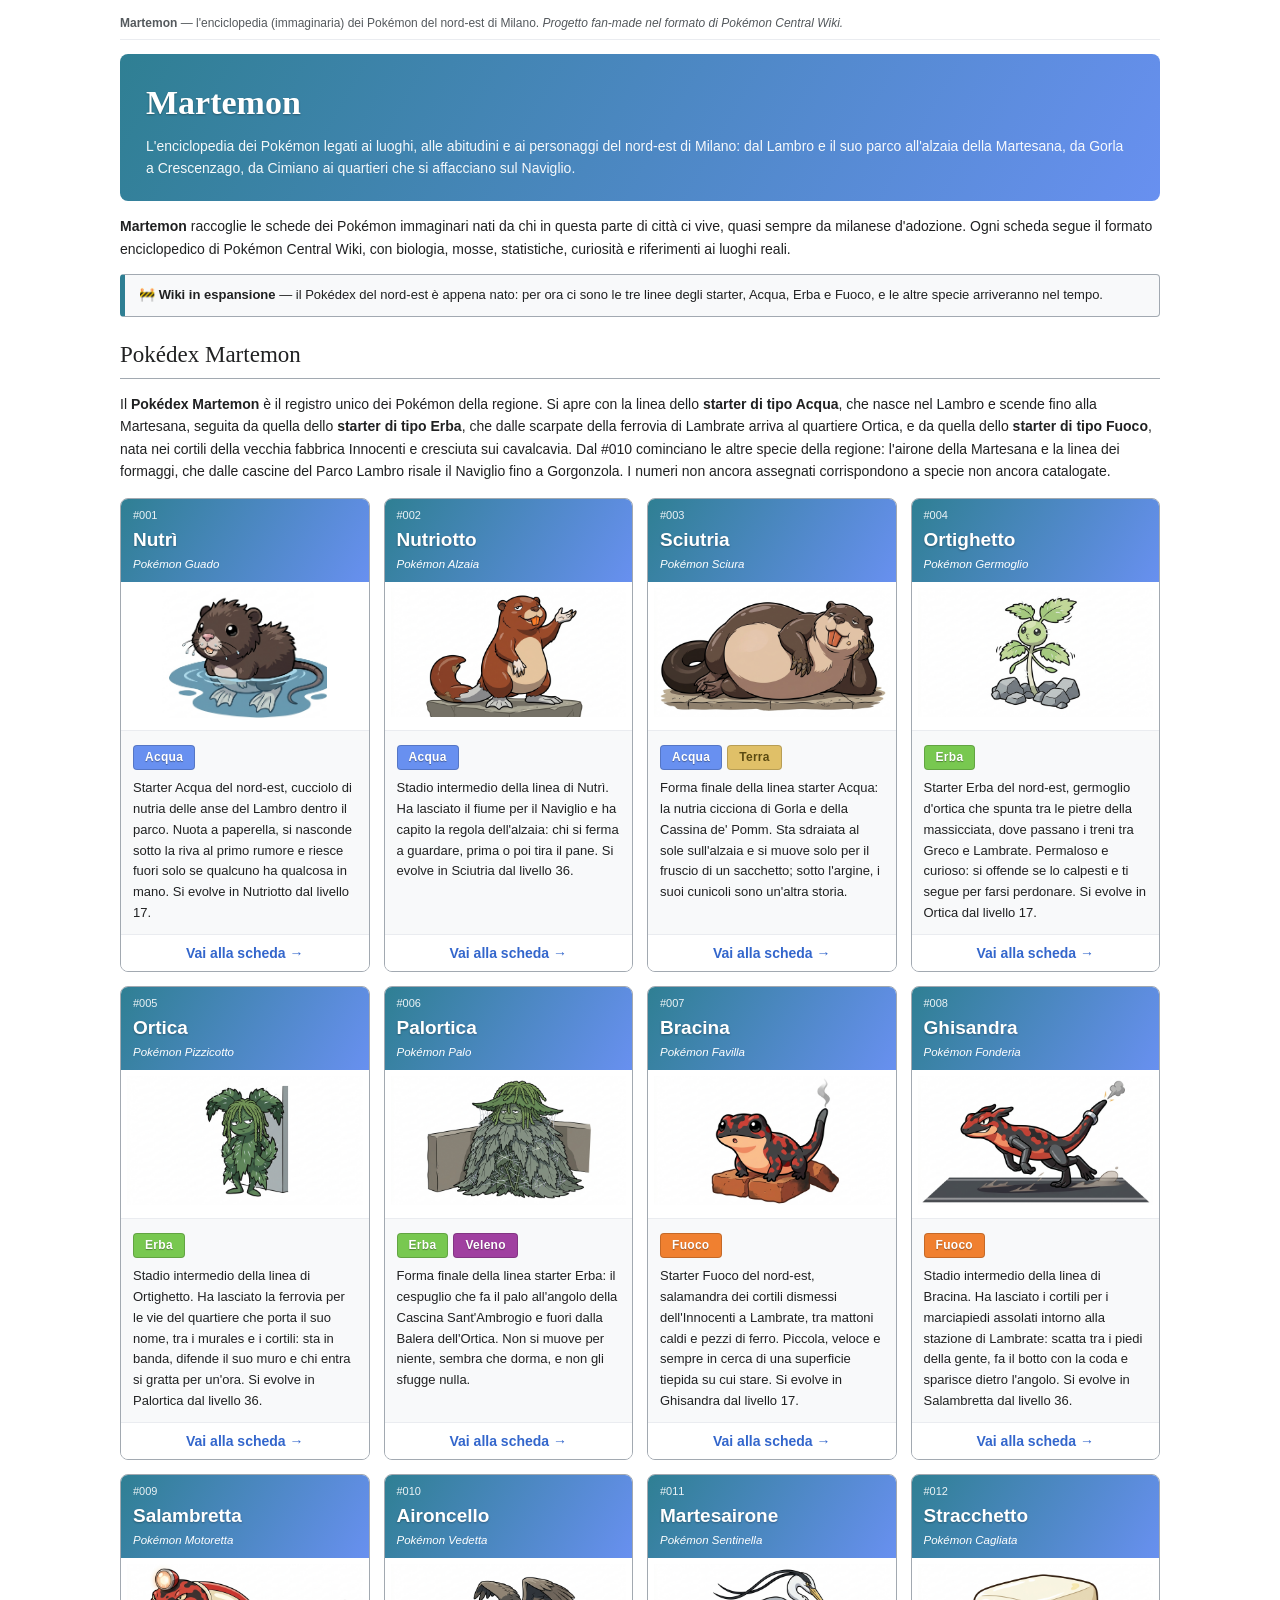
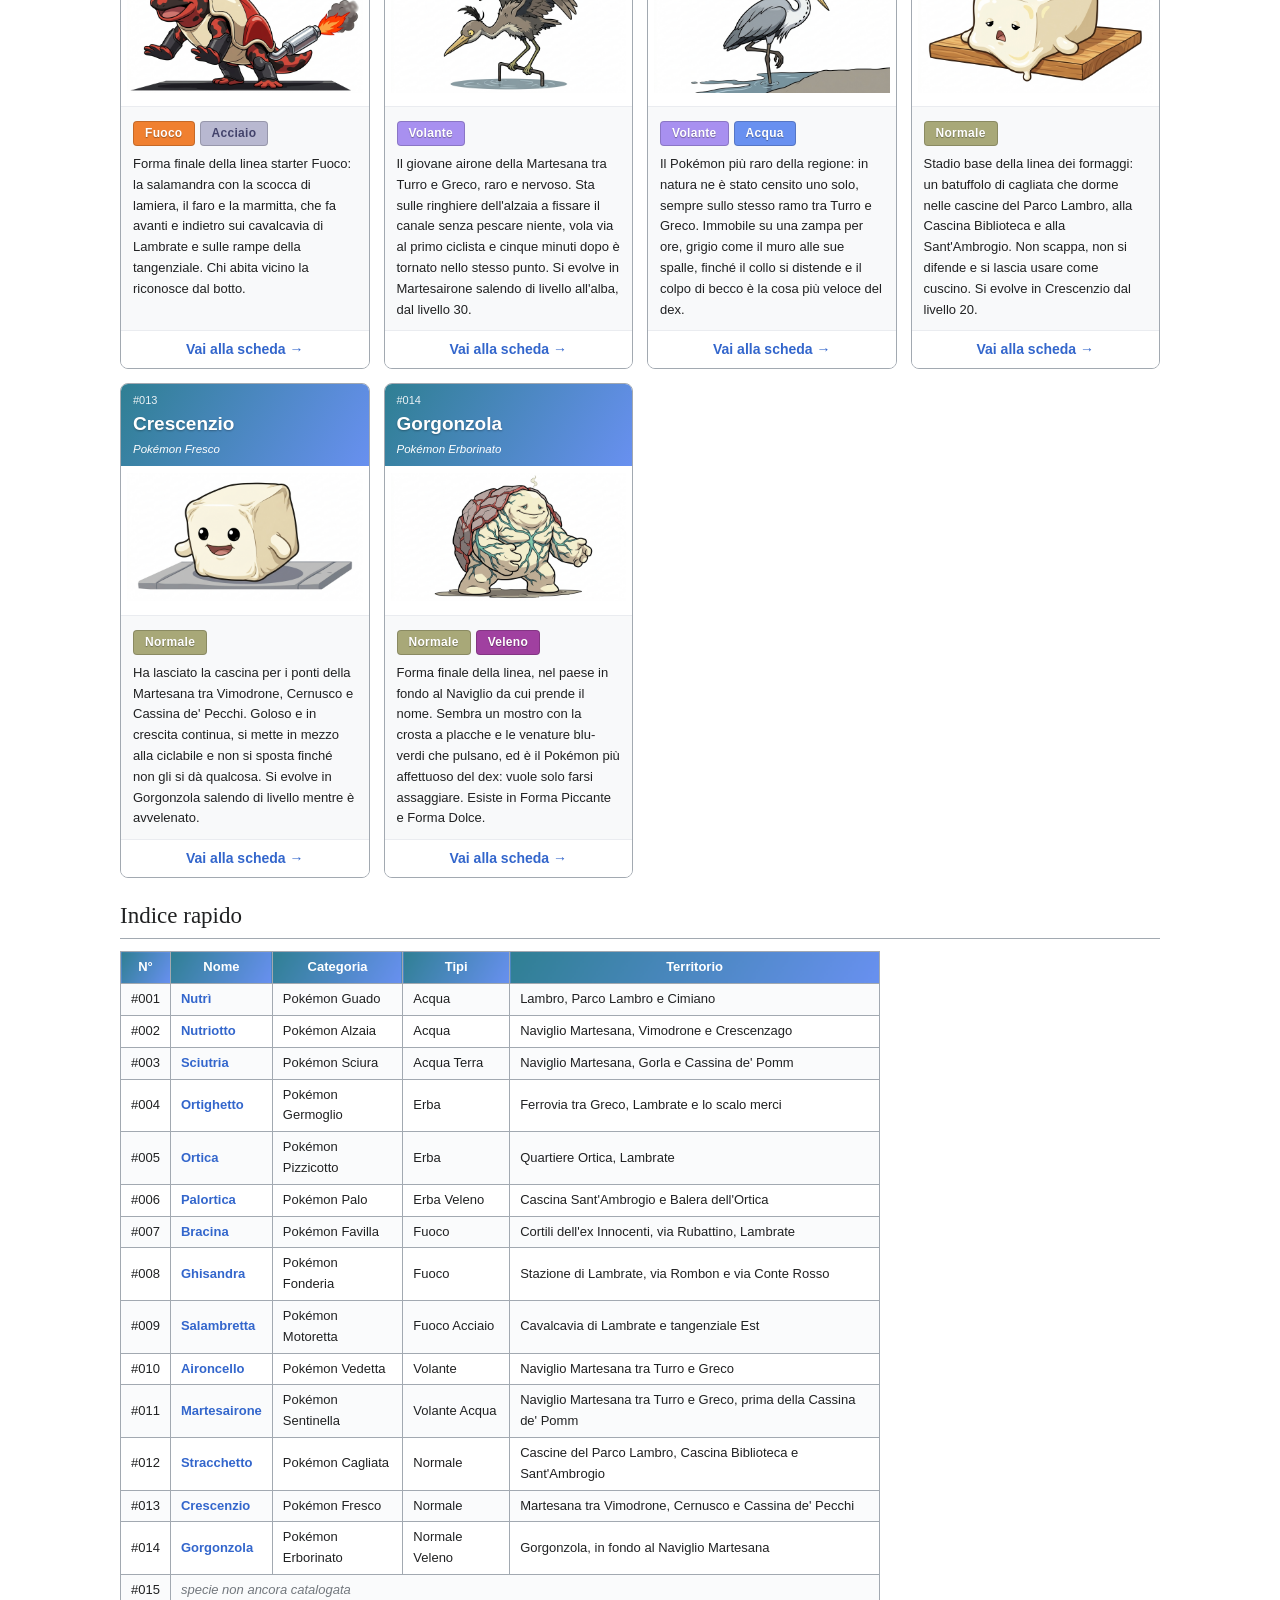
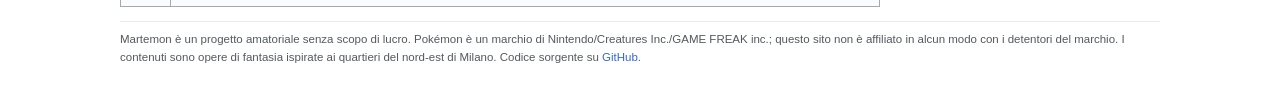
<file: index.html>
<!DOCTYPE html>
<html lang="it">
<head>
<meta charset="utf-8">
<meta name="viewport" content="width=device-width, initial-scale=1.0">
<title>Martemon — l'enciclopedia dei Pokémon del nord-est di Milano</title>
<link rel="stylesheet" href="style.css">
</head>
<body>
<div class="page">
<div class="sitenotice"><b>Martemon</b> — l'enciclopedia (immaginaria) dei Pokémon del nord-est di Milano. <i>Progetto fan-made nel formato di Pokémon Central Wiki.</i></div>

<div class="banner">
<div class="big">Martemon</div>
<div class="sub">L'enciclopedia dei Pokémon legati ai luoghi, alle abitudini e ai personaggi del nord-est di Milano: dal Lambro e il suo parco all'alzaia della Martesana, da Gorla a Crescenzago, da Cimiano ai quartieri che si affacciano sul Naviglio.</div>
</div>

<p><b>Martemon</b> raccoglie le schede dei Pokémon immaginari nati da chi in questa parte di città ci vive, quasi sempre da milanese d'adozione. Ogni scheda segue il formato enciclopedico di Pokémon Central Wiki, con biologia, mosse, statistiche, curiosità e riferimenti ai luoghi reali.</p>

<div class="notice">🚧 <b>Wiki in espansione</b> — il Pokédex del nord-est è appena nato: per ora ci sono le tre linee degli starter, Acqua, Erba e Fuoco, e le altre specie arriveranno nel tempo.</div>

<h2>Pokédex Martemon</h2>
<p>Il <b>Pokédex Martemon</b> è il registro unico dei Pokémon della regione. Si apre con la linea dello <b>starter di tipo Acqua</b>, che nasce nel Lambro e scende fino alla Martesana, seguita da quella dello <b>starter di tipo Erba</b>, che dalle scarpate della ferrovia di Lambrate arriva al quartiere Ortica, e da quella dello <b>starter di tipo Fuoco</b>, nata nei cortili della vecchia fabbrica Innocenti e cresciuta sui cavalcavia. Dal #010 cominciano le altre specie della regione: l'airone della Martesana e la linea dei formaggi, che dalle cascine del Parco Lambro risale il Naviglio fino a Gorgonzola. I numeri non ancora assegnati corrispondono a specie non ancora catalogate.</p>

<div class="cards">
<div class="card">
<div class="head"><div class="num">#001</div><div class="nm">Nutrì</div><div class="cat">Pokémon Guado</div></div>
<div class="art"><img src="img/nutri.png" alt="Nutrì"></div>
<div class="body"><div class="types"><span class="type t-acqua">Acqua</span></div>
Starter Acqua del nord-est, cucciolo di nutria delle anse del Lambro dentro il parco. Nuota a paperella, si nasconde sotto la riva al primo rumore e riesce fuori solo se qualcuno ha qualcosa in mano. Si evolve in Nutriotto dal livello 17.</div>
<a class="go" href="nutri.html">Vai alla scheda →</a></div>

<div class="card">
<div class="head"><div class="num">#002</div><div class="nm">Nutriotto</div><div class="cat">Pokémon Alzaia</div></div>
<div class="art"><img src="img/nutriotto.png" alt="Nutriotto"></div>
<div class="body"><div class="types"><span class="type t-acqua">Acqua</span></div>
Stadio intermedio della linea di Nutrì. Ha lasciato il fiume per il Naviglio e ha capito la regola dell'alzaia: chi si ferma a guardare, prima o poi tira il pane. Si evolve in Sciutria dal livello 36.</div>
<a class="go" href="nutriotto.html">Vai alla scheda →</a></div>

<div class="card">
<div class="head"><div class="num">#003</div><div class="nm">Sciutria</div><div class="cat">Pokémon Sciura</div></div>
<div class="art"><img src="img/sciutria.png" alt="Sciutria"></div>
<div class="body"><div class="types"><span class="type t-acqua">Acqua</span><span class="type t-terra">Terra</span></div>
Forma finale della linea starter Acqua: la nutria cicciona di Gorla e della Cassina de' Pomm. Sta sdraiata al sole sull'alzaia e si muove solo per il fruscio di un sacchetto; sotto l'argine, i suoi cunicoli sono un'altra storia.</div>
<a class="go" href="sciutria.html">Vai alla scheda →</a></div>

<div class="card">
<div class="head"><div class="num">#004</div><div class="nm">Ortighetto</div><div class="cat">Pokémon Germoglio</div></div>
<div class="art"><img src="img/ortighetto.png" alt="Ortighetto"></div>
<div class="body"><div class="types"><span class="type t-erba">Erba</span></div>
Starter Erba del nord-est, germoglio d'ortica che spunta tra le pietre della massicciata, dove passano i treni tra Greco e Lambrate. Permaloso e curioso: si offende se lo calpesti e ti segue per farsi perdonare. Si evolve in Ortica dal livello 17.</div>
<a class="go" href="ortighetto.html">Vai alla scheda →</a></div>

<div class="card">
<div class="head"><div class="num">#005</div><div class="nm">Ortica</div><div class="cat">Pokémon Pizzicotto</div></div>
<div class="art"><img src="img/ortica.png" alt="Ortica"></div>
<div class="body"><div class="types"><span class="type t-erba">Erba</span></div>
Stadio intermedio della linea di Ortighetto. Ha lasciato la ferrovia per le vie del quartiere che porta il suo nome, tra i murales e i cortili: sta in banda, difende il suo muro e chi entra si gratta per un'ora. Si evolve in Palortica dal livello 36.</div>
<a class="go" href="ortica.html">Vai alla scheda →</a></div>

<div class="card">
<div class="head"><div class="num">#006</div><div class="nm">Palortica</div><div class="cat">Pokémon Palo</div></div>
<div class="art"><img src="img/palortica.png" alt="Palortica"></div>
<div class="body"><div class="types"><span class="type t-erba">Erba</span><span class="type t-veleno">Veleno</span></div>
Forma finale della linea starter Erba: il cespuglio che fa il palo all'angolo della Cascina Sant'Ambrogio e fuori dalla Balera dell'Ortica. Non si muove per niente, sembra che dorma, e non gli sfugge nulla.</div>
<a class="go" href="palortica.html">Vai alla scheda →</a></div>

<div class="card">
<div class="head"><div class="num">#007</div><div class="nm">Bracina</div><div class="cat">Pokémon Favilla</div></div>
<div class="art"><img src="img/bracina.png" alt="Bracina"></div>
<div class="body"><div class="types"><span class="type t-fuoco">Fuoco</span></div>
Starter Fuoco del nord-est, salamandra dei cortili dismessi dell'Innocenti a Lambrate, tra mattoni caldi e pezzi di ferro. Piccola, veloce e sempre in cerca di una superficie tiepida su cui stare. Si evolve in Ghisandra dal livello 17.</div>
<a class="go" href="bracina.html">Vai alla scheda →</a></div>

<div class="card">
<div class="head"><div class="num">#008</div><div class="nm">Ghisandra</div><div class="cat">Pokémon Fonderia</div></div>
<div class="art"><img src="img/ghisandra.png" alt="Ghisandra"></div>
<div class="body"><div class="types"><span class="type t-fuoco">Fuoco</span></div>
Stadio intermedio della linea di Bracina. Ha lasciato i cortili per i marciapiedi assolati intorno alla stazione di Lambrate: scatta tra i piedi della gente, fa il botto con la coda e sparisce dietro l'angolo. Si evolve in Salambretta dal livello 36.</div>
<a class="go" href="ghisandra.html">Vai alla scheda →</a></div>

<div class="card">
<div class="head"><div class="num">#009</div><div class="nm">Salambretta</div><div class="cat">Pokémon Motoretta</div></div>
<div class="art"><img src="img/salambretta.png" alt="Salambretta"></div>
<div class="body"><div class="types"><span class="type t-fuoco">Fuoco</span><span class="type t-acciaio">Acciaio</span></div>
Forma finale della linea starter Fuoco: la salamandra con la scocca di lamiera, il faro e la marmitta, che fa avanti e indietro sui cavalcavia di Lambrate e sulle rampe della tangenziale. Chi abita vicino la riconosce dal botto.</div>
<a class="go" href="salambretta.html">Vai alla scheda →</a></div>

<div class="card">
<div class="head"><div class="num">#010</div><div class="nm">Aironcello</div><div class="cat">Pokémon Vedetta</div></div>
<div class="art"><img src="img/aironcello.png" alt="Aironcello"></div>
<div class="body"><div class="types"><span class="type t-volante">Volante</span></div>
Il giovane airone della Martesana tra Turro e Greco, raro e nervoso. Sta sulle ringhiere dell'alzaia a fissare il canale senza pescare niente, vola via al primo ciclista e cinque minuti dopo è tornato nello stesso punto. Si evolve in Martesairone salendo di livello all'alba, dal livello 30.</div>
<a class="go" href="aironcello.html">Vai alla scheda →</a></div>

<div class="card">
<div class="head"><div class="num">#011</div><div class="nm">Martesairone</div><div class="cat">Pokémon Sentinella</div></div>
<div class="art"><img src="img/martesairone.png" alt="Martesairone"></div>
<div class="body"><div class="types"><span class="type t-volante">Volante</span><span class="type t-acqua">Acqua</span></div>
Il Pokémon più raro della regione: in natura ne è stato censito uno solo, sempre sullo stesso ramo tra Turro e Greco. Immobile su una zampa per ore, grigio come il muro alle sue spalle, finché il collo si distende e il colpo di becco è la cosa più veloce del dex.</div>
<a class="go" href="martesairone.html">Vai alla scheda →</a></div>

<div class="card">
<div class="head"><div class="num">#012</div><div class="nm">Stracchetto</div><div class="cat">Pokémon Cagliata</div></div>
<div class="art"><img src="img/stracchetto.png" alt="Stracchetto"></div>
<div class="body"><div class="types"><span class="type t-normale">Normale</span></div>
Stadio base della linea dei formaggi: un batuffolo di cagliata che dorme nelle cascine del Parco Lambro, alla Cascina Biblioteca e alla Sant'Ambrogio. Non scappa, non si difende e si lascia usare come cuscino. Si evolve in Crescenzio dal livello 20.</div>
<a class="go" href="stracchetto.html">Vai alla scheda →</a></div>

<div class="card">
<div class="head"><div class="num">#013</div><div class="nm">Crescenzio</div><div class="cat">Pokémon Fresco</div></div>
<div class="art"><img src="img/crescenzio.png" alt="Crescenzio"></div>
<div class="body"><div class="types"><span class="type t-normale">Normale</span></div>
Ha lasciato la cascina per i ponti della Martesana tra Vimodrone, Cernusco e Cassina de' Pecchi. Goloso e in crescita continua, si mette in mezzo alla ciclabile e non si sposta finché non gli si dà qualcosa. Si evolve in Gorgonzola salendo di livello mentre è avvelenato.</div>
<a class="go" href="crescenzio.html">Vai alla scheda →</a></div>

<div class="card">
<div class="head"><div class="num">#014</div><div class="nm">Gorgonzola</div><div class="cat">Pokémon Erborinato</div></div>
<div class="art"><img src="img/gorgonzola.png" alt="Gorgonzola"></div>
<div class="body"><div class="types"><span class="type t-normale">Normale</span><span class="type t-veleno">Veleno</span></div>
Forma finale della linea, nel paese in fondo al Naviglio da cui prende il nome. Sembra un mostro con la crosta a placche e le venature blu-verdi che pulsano, ed è il Pokémon più affettuoso del dex: vuole solo farsi assaggiare. Esiste in Forma Piccante e Forma Dolce.</div>
<a class="go" href="gorgonzola.html">Vai alla scheda →</a></div>
</div>

<h2>Indice rapido</h2>
<table class="wtable full">
<tr><th>N°</th><th>Nome</th><th>Categoria</th><th>Tipi</th><th>Territorio</th></tr>
<tr><td>#001</td><td><a href="nutri.html"><b>Nutrì</b></a></td><td>Pokémon Guado</td><td>Acqua</td><td>Lambro, Parco Lambro e Cimiano</td></tr>
<tr><td>#002</td><td><a href="nutriotto.html"><b>Nutriotto</b></a></td><td>Pokémon Alzaia</td><td>Acqua</td><td>Naviglio Martesana, Vimodrone e Crescenzago</td></tr>
<tr><td>#003</td><td><a href="sciutria.html"><b>Sciutria</b></a></td><td>Pokémon Sciura</td><td>Acqua Terra</td><td>Naviglio Martesana, Gorla e Cassina de' Pomm</td></tr>
<tr><td>#004</td><td><a href="ortighetto.html"><b>Ortighetto</b></a></td><td>Pokémon Germoglio</td><td>Erba</td><td>Ferrovia tra Greco, Lambrate e lo scalo merci</td></tr>
<tr><td>#005</td><td><a href="ortica.html"><b>Ortica</b></a></td><td>Pokémon Pizzicotto</td><td>Erba</td><td>Quartiere Ortica, Lambrate</td></tr>
<tr><td>#006</td><td><a href="palortica.html"><b>Palortica</b></a></td><td>Pokémon Palo</td><td>Erba Veleno</td><td>Cascina Sant'Ambrogio e Balera dell'Ortica</td></tr>
<tr><td>#007</td><td><a href="bracina.html"><b>Bracina</b></a></td><td>Pokémon Favilla</td><td>Fuoco</td><td>Cortili dell'ex Innocenti, via Rubattino, Lambrate</td></tr>
<tr><td>#008</td><td><a href="ghisandra.html"><b>Ghisandra</b></a></td><td>Pokémon Fonderia</td><td>Fuoco</td><td>Stazione di Lambrate, via Rombon e via Conte Rosso</td></tr>
<tr><td>#009</td><td><a href="salambretta.html"><b>Salambretta</b></a></td><td>Pokémon Motoretta</td><td>Fuoco Acciaio</td><td>Cavalcavia di Lambrate e tangenziale Est</td></tr>
<tr><td>#010</td><td><a href="aironcello.html"><b>Aironcello</b></a></td><td>Pokémon Vedetta</td><td>Volante</td><td>Naviglio Martesana tra Turro e Greco</td></tr>
<tr><td>#011</td><td><a href="martesairone.html"><b>Martesairone</b></a></td><td>Pokémon Sentinella</td><td>Volante Acqua</td><td>Naviglio Martesana tra Turro e Greco, prima della Cassina de' Pomm</td></tr>
<tr><td>#012</td><td><a href="stracchetto.html"><b>Stracchetto</b></a></td><td>Pokémon Cagliata</td><td>Normale</td><td>Cascine del Parco Lambro, Cascina Biblioteca e Sant'Ambrogio</td></tr>
<tr><td>#013</td><td><a href="crescenzio.html"><b>Crescenzio</b></a></td><td>Pokémon Fresco</td><td>Normale</td><td>Martesana tra Vimodrone, Cernusco e Cassina de' Pecchi</td></tr>
<tr><td>#014</td><td><a href="gorgonzola.html"><b>Gorgonzola</b></a></td><td>Pokémon Erborinato</td><td>Normale Veleno</td><td>Gorgonzola, in fondo al Naviglio Martesana</td></tr>
<tr><td>#015</td><td class="gap" colspan="4">specie non ancora catalogata</td></tr>
</table>

<div class="footer">Martemon è un progetto amatoriale senza scopo di lucro. Pokémon è un marchio di Nintendo/Creatures Inc./GAME FREAK inc.; questo sito non è affiliato in alcun modo con i detentori del marchio. I contenuti sono opere di fantasia ispirate ai quartieri del nord-est di Milano. Codice sorgente su <a href="https://github.com/JacopoCiccoianni/Martemon">GitHub</a>.</div>
</div>
</body>
</html>
</file>
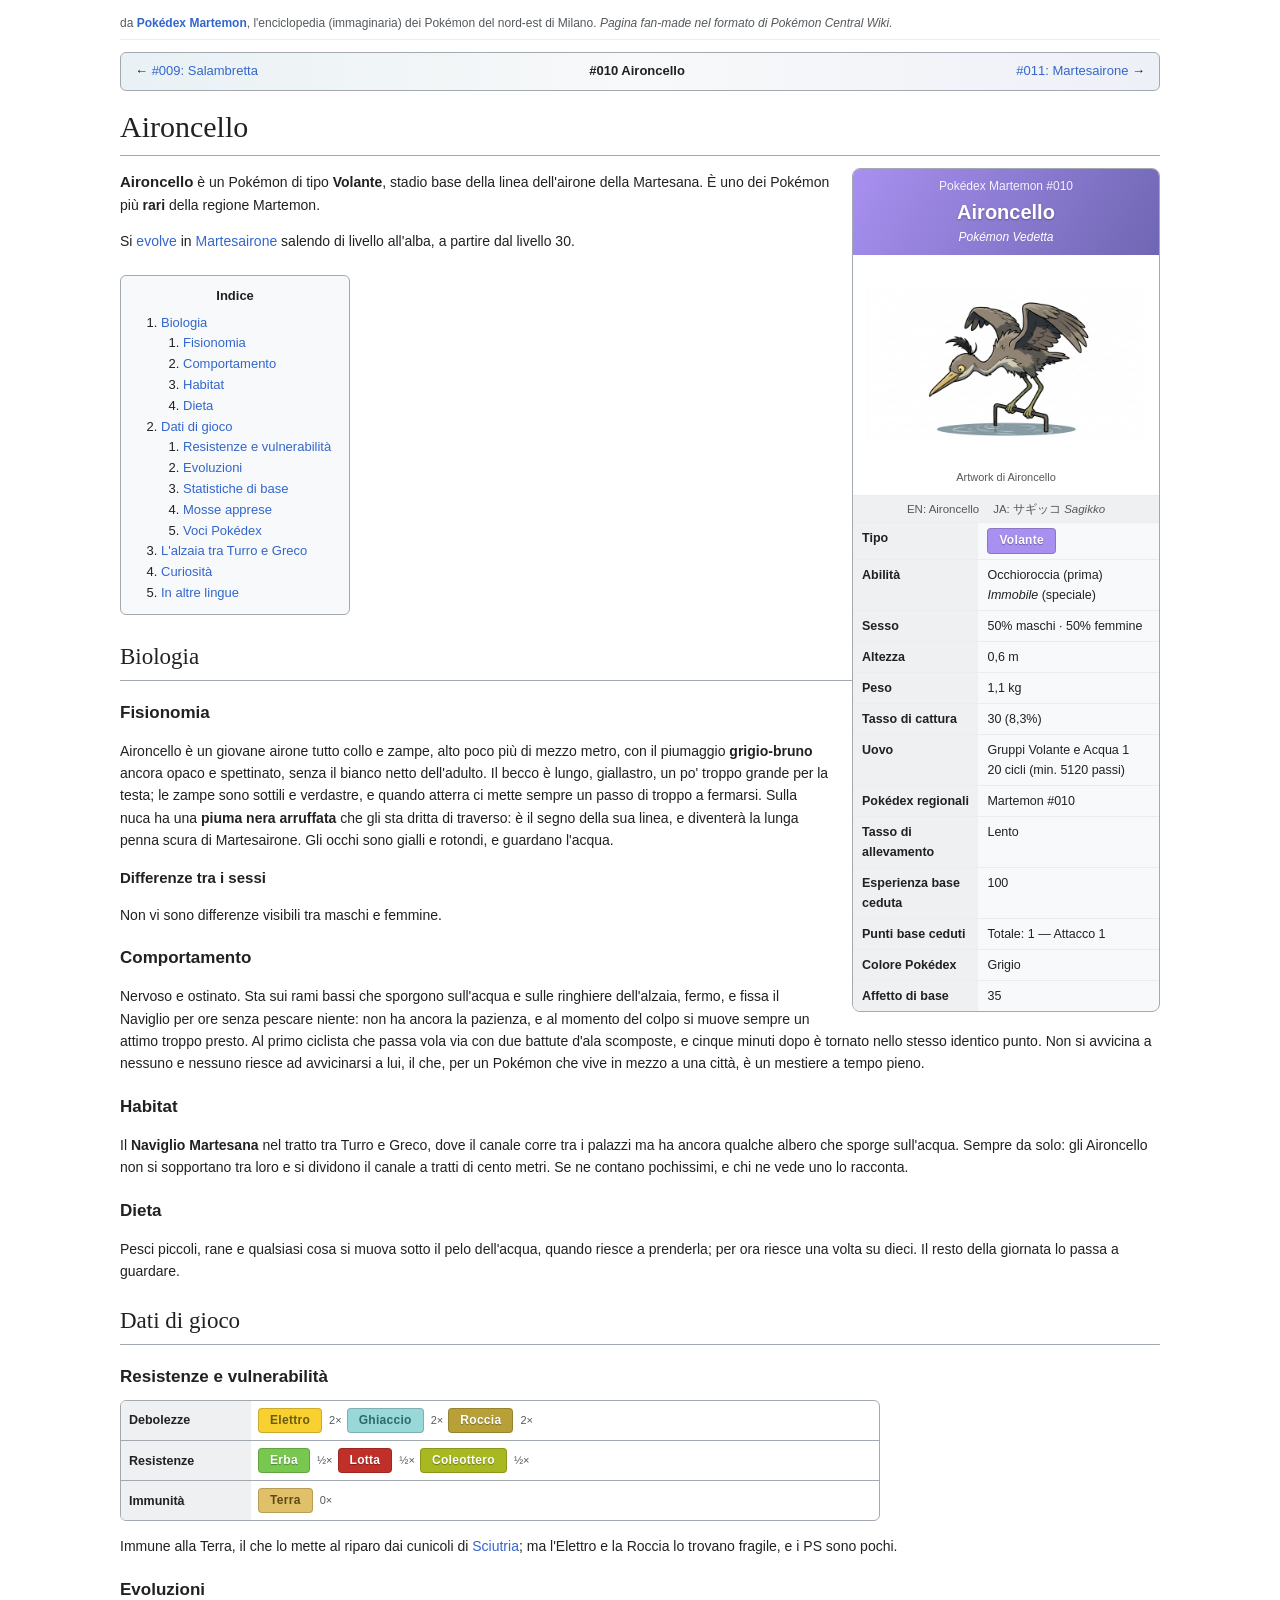
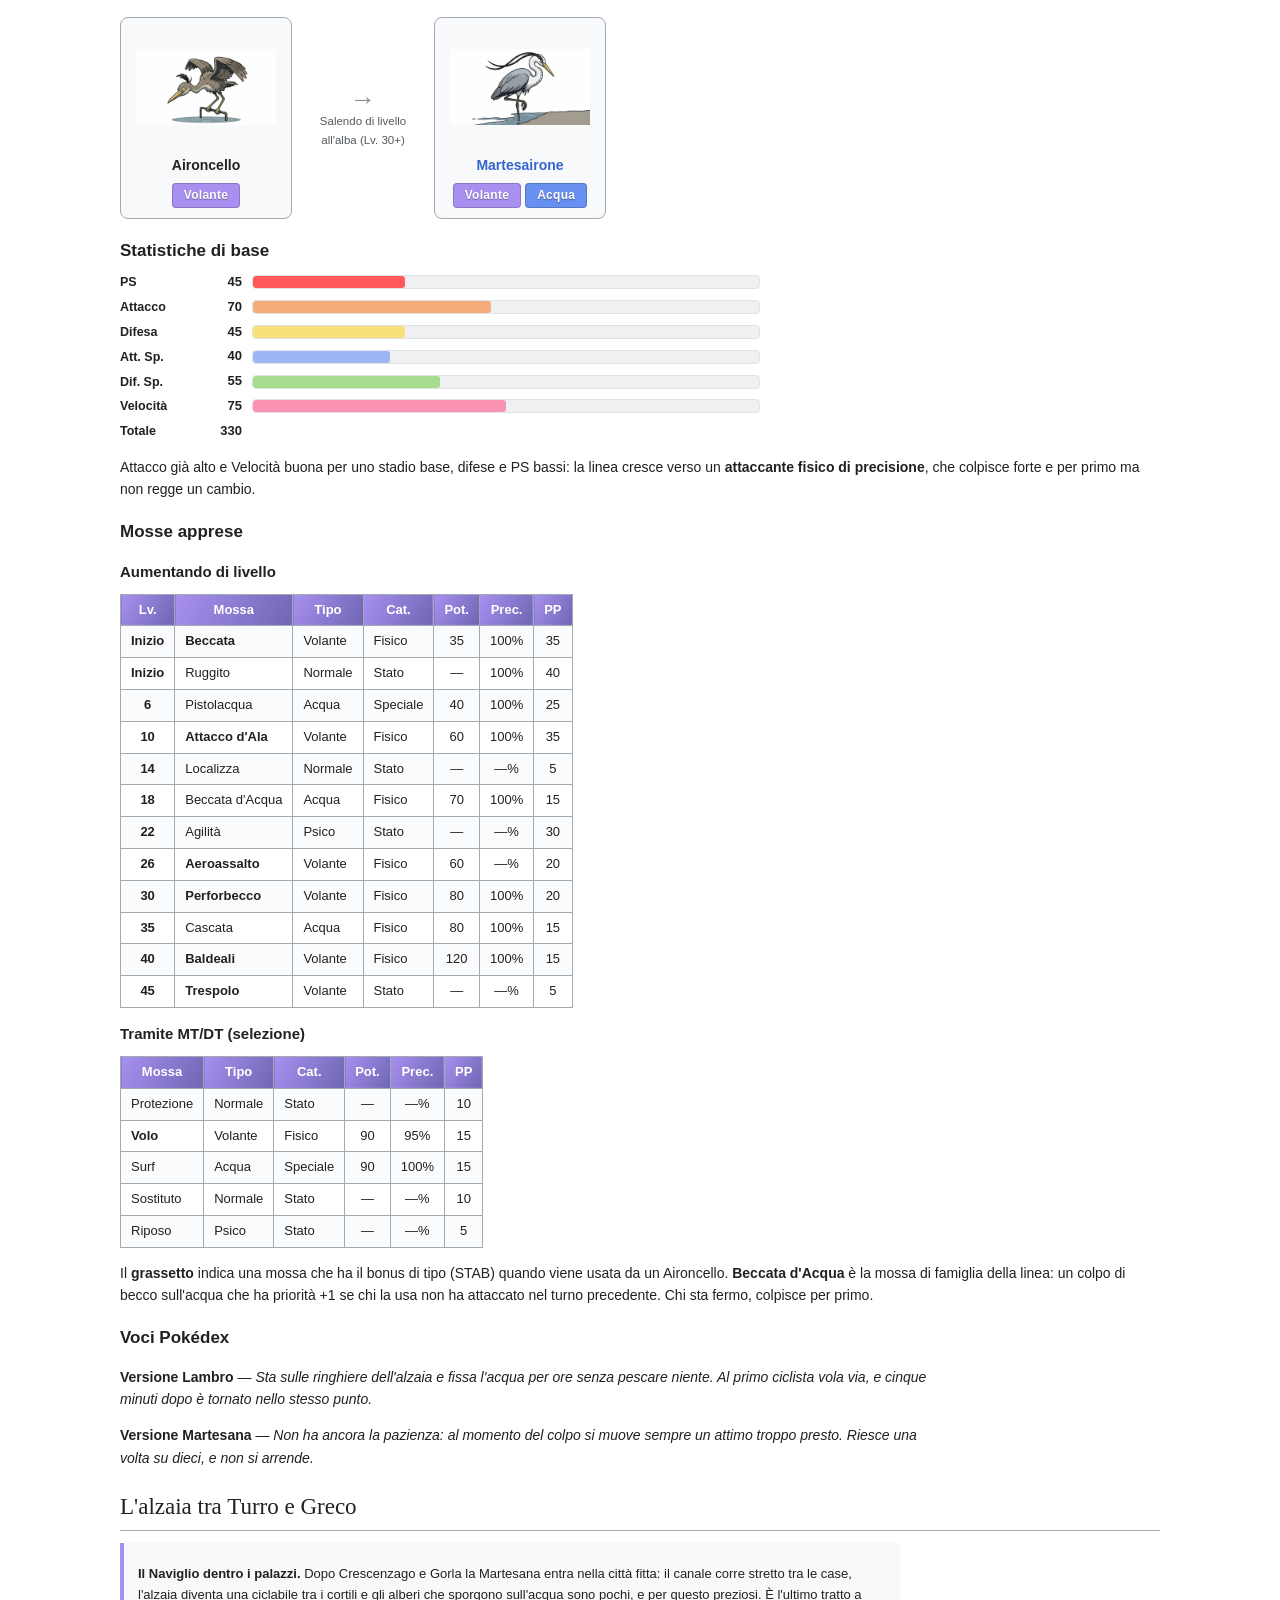
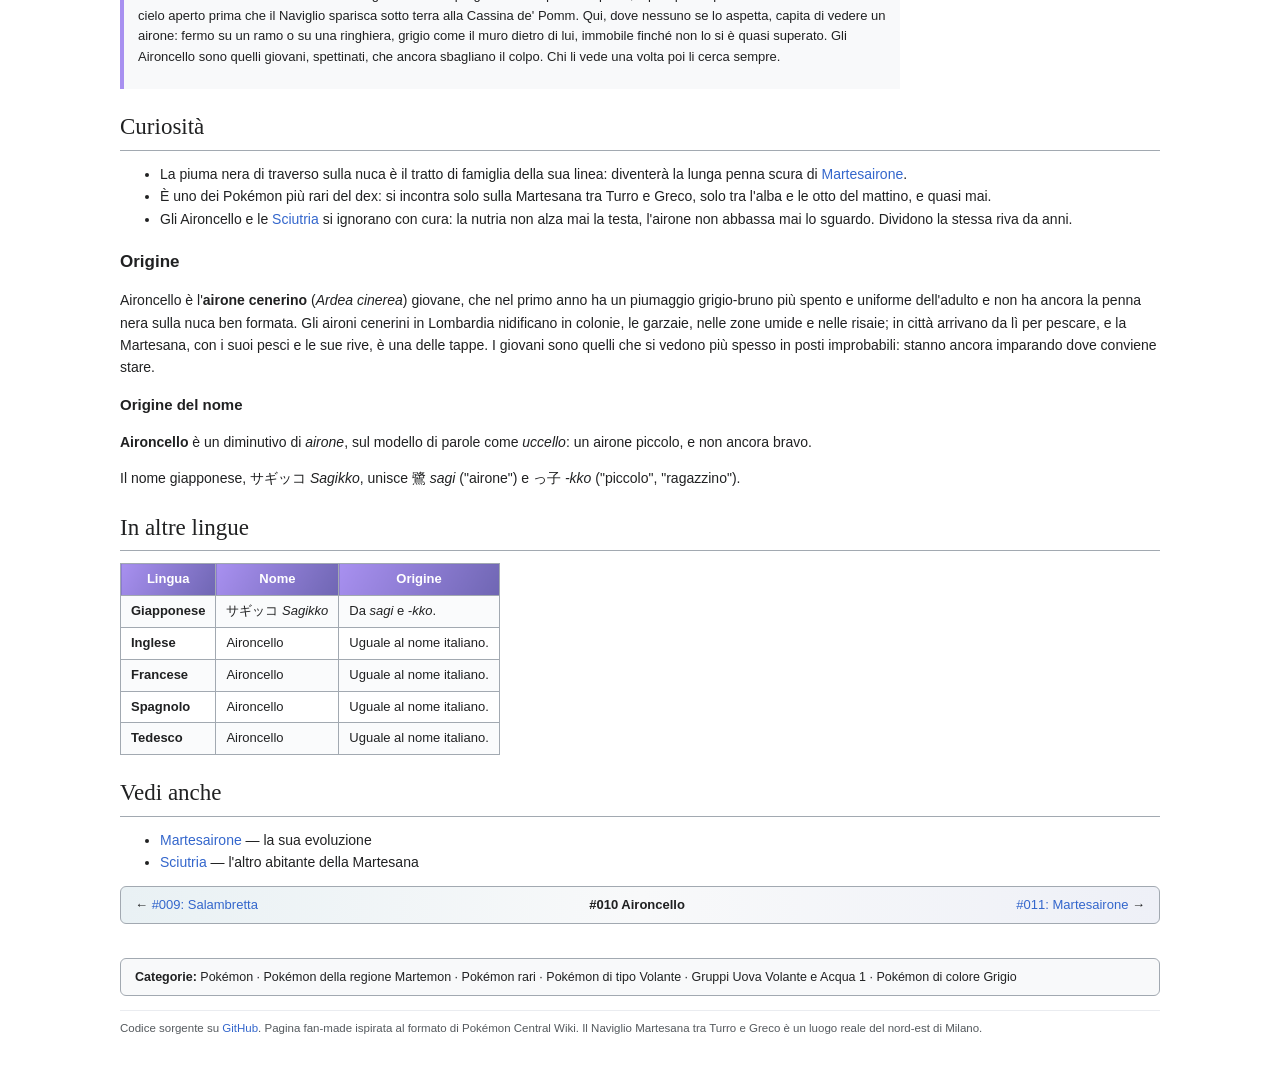
<file: aironcello.html>
<!DOCTYPE html>
<html lang="it">
<head>
<meta charset="utf-8">
<meta name="viewport" content="width=device-width, initial-scale=1.0">
<title>Aironcello - Pokédex Martemon</title>
<link rel="stylesheet" href="style.css">
</head>
<body class="volante">
<div class="page">
<div class="sitenotice">da <a href="index.html">Pokédex Martemon</a>, l'enciclopedia (immaginaria) dei Pokémon del nord-est di Milano. <i>Pagina fan-made nel formato di Pokémon Central Wiki.</i></div>
<div class="dexnav"><span>← <a href="salambretta.html">#009: Salambretta</a></span><span class="mid">#010 Aironcello</span><span><a href="martesairone.html">#011: Martesairone</a> →</span></div>

<h1>Aironcello</h1>
<div class="infobox">
<div class="head"><div class="num">Pokédex Martemon #010</div><div class="name">Aironcello</div><div class="cat">Pokémon Vedetta</div></div>
<div class="art"><img src="img/aironcello.png" alt="Artwork di Aironcello"><div class="capt">Artwork di Aironcello</div></div>
<div class="lang"><span>EN: Aironcello</span><span>JA: サギッコ <i>Sagikko</i></span></div>
<table>
<tr><th>Tipo</th><td><span class="type t-volante">Volante</span></td></tr>
<tr><th>Abilità</th><td>Occhioroccia (prima)<br><i>Immobile</i> (speciale)</td></tr>
<tr><th>Sesso</th><td>50% maschi · 50% femmine</td></tr>
<tr><th>Altezza</th><td>0,6 m</td></tr>
<tr><th>Peso</th><td>1,1 kg</td></tr>
<tr><th>Tasso di cattura</th><td>30 (8,3%)</td></tr>
<tr><th>Uovo</th><td>Gruppi Volante e Acqua 1<br>20 cicli (min. 5120 passi)</td></tr>
<tr><th>Pokédex regionali</th><td>Martemon #010</td></tr>
<tr><th>Tasso di allevamento</th><td>Lento</td></tr>
<tr><th>Esperienza base ceduta</th><td class="num">100</td></tr>
<tr><th>Punti base ceduti</th><td>Totale: 1 — Attacco 1</td></tr>
<tr><th>Colore Pokédex</th><td>Grigio</td></tr>
<tr><th>Affetto di base</th><td class="num">35</td></tr>
</table>
</div>

<p class="intro"><b class="pkmn">Aironcello</b> è un Pokémon di tipo <b>Volante</b>, stadio base della linea dell'airone della Martesana. È uno dei Pokémon più <b>rari</b> della regione Martemon.</p>
<p>Si <a href="#Evoluzioni">evolve</a> in <a href="martesairone.html">Martesairone</a> salendo di livello all'alba, a partire dal livello 30.</p>

<div class="toc"><div class="toctitle">Indice</div>
<ol>
<li><a href="#Biologia">Biologia</a><ol><li><a href="#Fisionomia">Fisionomia</a></li><li><a href="#Comportamento">Comportamento</a></li><li><a href="#Habitat">Habitat</a></li><li><a href="#Dieta">Dieta</a></li></ol></li>
<li><a href="#Dati">Dati di gioco</a><ol><li><a href="#Resistenze">Resistenze e vulnerabilità</a></li><li><a href="#Evoluzioni">Evoluzioni</a></li><li><a href="#Statistiche">Statistiche di base</a></li><li><a href="#Mosse">Mosse apprese</a></li><li><a href="#Voci">Voci Pokédex</a></li></ol></li>
<li><a href="#Alzaia">L'alzaia tra Turro e Greco</a></li>
<li><a href="#Curiosita">Curiosità</a></li>
<li><a href="#Lingue">In altre lingue</a></li>
</ol></div>

<h2 id="Biologia">Biologia</h2>
<h3 id="Fisionomia">Fisionomia</h3>
<p>Aironcello è un giovane airone tutto collo e zampe, alto poco più di mezzo metro, con il piumaggio <b>grigio-bruno</b> ancora opaco e spettinato, senza il bianco netto dell'adulto. Il becco è lungo, giallastro, un po' troppo grande per la testa; le zampe sono sottili e verdastre, e quando atterra ci mette sempre un passo di troppo a fermarsi. Sulla nuca ha una <b>piuma nera arruffata</b> che gli sta dritta di traverso: è il segno della sua linea, e diventerà la lunga penna scura di Martesairone. Gli occhi sono gialli e rotondi, e guardano l'acqua.</p>
<h4>Differenze tra i sessi</h4>
<p>Non vi sono differenze visibili tra maschi e femmine.</p>

<h3 id="Comportamento">Comportamento</h3>
<p>Nervoso e ostinato. Sta sui rami bassi che sporgono sull'acqua e sulle ringhiere dell'alzaia, fermo, e fissa il Naviglio per ore senza pescare niente: non ha ancora la pazienza, e al momento del colpo si muove sempre un attimo troppo presto. Al primo ciclista che passa vola via con due battute d'ala scomposte, e cinque minuti dopo è tornato nello stesso identico punto. Non si avvicina a nessuno e nessuno riesce ad avvicinarsi a lui, il che, per un Pokémon che vive in mezzo a una città, è un mestiere a tempo pieno.</p>

<h3 id="Habitat">Habitat</h3>
<p>Il <b>Naviglio Martesana</b> nel tratto tra Turro e Greco, dove il canale corre tra i palazzi ma ha ancora qualche albero che sporge sull'acqua. Sempre da solo: gli Aironcello non si sopportano tra loro e si dividono il canale a tratti di cento metri. Se ne contano pochissimi, e chi ne vede uno lo racconta.</p>

<h3 id="Dieta">Dieta</h3>
<p>Pesci piccoli, rane e qualsiasi cosa si muova sotto il pelo dell'acqua, quando riesce a prenderla; per ora riesce una volta su dieci. Il resto della giornata lo passa a guardare.</p>

<h2 id="Dati">Dati di gioco</h2>
<h3 id="Resistenze">Resistenze e vulnerabilità</h3>
<div class="effbox"><div class="effrow"><div class="efflabel">Debolezze</div><div class="effcells"><span class="type t-elettro">Elettro</span><span class="effx">2×</span><span class="type t-ghiaccio">Ghiaccio</span><span class="effx">2×</span><span class="type t-roccia">Roccia</span><span class="effx">2×</span></div></div><div class="effrow"><div class="efflabel">Resistenze</div><div class="effcells"><span class="type t-erba">Erba</span><span class="effx">½×</span><span class="type t-lotta">Lotta</span><span class="effx">½×</span><span class="type t-coleot">Coleottero</span><span class="effx">½×</span></div></div><div class="effrow"><div class="efflabel">Immunità</div><div class="effcells"><span class="type t-terra">Terra</span><span class="effx">0×</span></div></div></div>
<p>Immune alla Terra, il che lo mette al riparo dai cunicoli di <a href="sciutria.html">Sciutria</a>; ma l'Elettro e la Roccia lo trovano fragile, e i PS sono pochi.</p>

<h3 id="Evoluzioni">Evoluzioni</h3>
<div class="evochain"><div class="evocard"><img src="img/aironcello.png" alt="Aironcello"><div class="nm">Aironcello</div><span class="type t-volante">Volante</span></div><div class="evoarrow"><div class="ar">→</div><div>Salendo di livello<br>all'alba (Lv. 30+)</div></div><div class="evocard"><img src="img/martesairone.png" alt="Martesairone"><div class="nm"><a href="martesairone.html">Martesairone</a></div><span class="type t-volante">Volante</span> <span class="type t-acqua">Acqua</span></div></div>

<h3 id="Statistiche">Statistiche di base</h3>
<div class="statbars"><div class="statrow s-ps"><div class="sn">PS</div><div class="sv">45</div><div class="sb"><i style="width:30%"></i></div></div><div class="statrow s-att"><div class="sn">Attacco</div><div class="sv">70</div><div class="sb"><i style="width:47%"></i></div></div><div class="statrow s-dif"><div class="sn">Difesa</div><div class="sv">45</div><div class="sb"><i style="width:30%"></i></div></div><div class="statrow s-asp"><div class="sn">Att. Sp.</div><div class="sv">40</div><div class="sb"><i style="width:27%"></i></div></div><div class="statrow s-dsp"><div class="sn">Dif. Sp.</div><div class="sv">55</div><div class="sb"><i style="width:37%"></i></div></div><div class="statrow s-vel"><div class="sn">Velocità</div><div class="sv">75</div><div class="sb"><i style="width:50%"></i></div></div><div class="statrow"><div class="sn">Totale</div><div class="sv">330</div><div class="sb" style="visibility:hidden"></div></div></div>
<p>Attacco già alto e Velocità buona per uno stadio base, difese e PS bassi: la linea cresce verso un <b>attaccante fisico di precisione</b>, che colpisce forte e per primo ma non regge un cambio.</p>

<h3 id="Mosse">Mosse apprese</h3>
<h4>Aumentando di livello</h4>
<table class="wtable">
<tr><th>Lv.</th><th>Mossa</th><th>Tipo</th><th>Cat.</th><th>Pot.</th><th>Prec.</th><th>PP</th></tr>
<tr><td class="lvl">Inizio</td><td class="stab">Beccata</td><td>Volante</td><td>Fisico</td><td class="num">35</td><td class="num">100%</td><td class="num">35</td></tr>
<tr><td class="lvl">Inizio</td><td>Ruggito</td><td>Normale</td><td>Stato</td><td class="num">—</td><td class="num">100%</td><td class="num">40</td></tr>
<tr><td class="lvl">6</td><td>Pistolacqua</td><td>Acqua</td><td>Speciale</td><td class="num">40</td><td class="num">100%</td><td class="num">25</td></tr>
<tr><td class="lvl">10</td><td class="stab">Attacco d'Ala</td><td>Volante</td><td>Fisico</td><td class="num">60</td><td class="num">100%</td><td class="num">35</td></tr>
<tr><td class="lvl">14</td><td>Localizza</td><td>Normale</td><td>Stato</td><td class="num">—</td><td class="num">—%</td><td class="num">5</td></tr>
<tr><td class="lvl">18</td><td>Beccata d'Acqua</td><td>Acqua</td><td>Fisico</td><td class="num">70</td><td class="num">100%</td><td class="num">15</td></tr>
<tr><td class="lvl">22</td><td>Agilità</td><td>Psico</td><td>Stato</td><td class="num">—</td><td class="num">—%</td><td class="num">30</td></tr>
<tr><td class="lvl">26</td><td class="stab">Aeroassalto</td><td>Volante</td><td>Fisico</td><td class="num">60</td><td class="num">—%</td><td class="num">20</td></tr>
<tr><td class="lvl">30</td><td class="stab">Perforbecco</td><td>Volante</td><td>Fisico</td><td class="num">80</td><td class="num">100%</td><td class="num">20</td></tr>
<tr><td class="lvl">35</td><td>Cascata</td><td>Acqua</td><td>Fisico</td><td class="num">80</td><td class="num">100%</td><td class="num">15</td></tr>
<tr><td class="lvl">40</td><td class="stab">Baldeali</td><td>Volante</td><td>Fisico</td><td class="num">120</td><td class="num">100%</td><td class="num">15</td></tr>
<tr><td class="lvl">45</td><td class="stab">Trespolo</td><td>Volante</td><td>Stato</td><td class="num">—</td><td class="num">—%</td><td class="num">5</td></tr>
</table>
<h4>Tramite MT/DT (selezione)</h4>
<table class="wtable">
<tr><th>Mossa</th><th>Tipo</th><th>Cat.</th><th>Pot.</th><th>Prec.</th><th>PP</th></tr>
<tr><td>Protezione</td><td>Normale</td><td>Stato</td><td class="num">—</td><td class="num">—%</td><td class="num">10</td></tr>
<tr><td class="stab">Volo</td><td>Volante</td><td>Fisico</td><td class="num">90</td><td class="num">95%</td><td class="num">15</td></tr>
<tr><td>Surf</td><td>Acqua</td><td>Speciale</td><td class="num">90</td><td class="num">100%</td><td class="num">15</td></tr>
<tr><td>Sostituto</td><td>Normale</td><td>Stato</td><td class="num">—</td><td class="num">—%</td><td class="num">10</td></tr>
<tr><td>Riposo</td><td>Psico</td><td>Stato</td><td class="num">—</td><td class="num">—%</td><td class="num">5</td></tr>
</table>
<p>Il <b>grassetto</b> indica una mossa che ha il bonus di tipo (STAB) quando viene usata da un Aironcello. <b>Beccata d'Acqua</b> è la mossa di famiglia della linea: un colpo di becco sull'acqua che ha priorità +1 se chi la usa non ha attaccato nel turno precedente. Chi sta fermo, colpisce per primo.</p>

<h3 id="Voci">Voci Pokédex</h3>
<div class="dexentries">
<p><span class="ver">Versione Lambro</span> — <i>Sta sulle ringhiere dell'alzaia e fissa l'acqua per ore senza pescare niente. Al primo ciclista vola via, e cinque minuti dopo è tornato nello stesso punto.</i></p>
<p><span class="ver">Versione Martesana</span> — <i>Non ha ancora la pazienza: al momento del colpo si muove sempre un attimo troppo presto. Riesce una volta su dieci, e non si arrende.</i></p>
</div>

<h2 id="Alzaia">L'alzaia tra Turro e Greco</h2>
<div class="notabene"><p><b>Il Naviglio dentro i palazzi.</b> Dopo Crescenzago e Gorla la Martesana entra nella città fitta: il canale corre stretto tra le case, l'alzaia diventa una ciclabile tra i cortili e gli alberi che sporgono sull'acqua sono pochi, e per questo preziosi. È l'ultimo tratto a cielo aperto prima che il Naviglio sparisca sotto terra alla Cassina de' Pomm. Qui, dove nessuno se lo aspetta, capita di vedere un airone: fermo su un ramo o su una ringhiera, grigio come il muro dietro di lui, immobile finché non lo si è quasi superato. Gli Aironcello sono quelli giovani, spettinati, che ancora sbagliano il colpo. Chi li vede una volta poi li cerca sempre.</p></div>

<h2 id="Curiosita">Curiosità</h2>
<ul>
<li>La piuma nera di traverso sulla nuca è il tratto di famiglia della sua linea: diventerà la lunga penna scura di <a href="martesairone.html">Martesairone</a>.</li>
<li>È uno dei Pokémon più rari del dex: si incontra solo sulla Martesana tra Turro e Greco, solo tra l'alba e le otto del mattino, e quasi mai.</li>
<li>Gli Aironcello e le <a href="sciutria.html">Sciutria</a> si ignorano con cura: la nutria non alza mai la testa, l'airone non abbassa mai lo sguardo. Dividono la stessa riva da anni.</li>
</ul>
<h3>Origine</h3>
<p>Aironcello è l'<b>airone cenerino</b> (<i>Ardea cinerea</i>) giovane, che nel primo anno ha un piumaggio grigio-bruno più spento e uniforme dell'adulto e non ha ancora la penna nera sulla nuca ben formata. Gli aironi cenerini in Lombardia nidificano in colonie, le garzaie, nelle zone umide e nelle risaie; in città arrivano da lì per pescare, e la Martesana, con i suoi pesci e le sue rive, è una delle tappe. I giovani sono quelli che si vedono più spesso in posti improbabili: stanno ancora imparando dove conviene stare.</p>
<h4>Origine del nome</h4>
<p><b>Aironcello</b> è un diminutivo di <i>airone</i>, sul modello di parole come <i>uccello</i>: un airone piccolo, e non ancora bravo.</p>
<p>Il nome giapponese, サギッコ <i>Sagikko</i>, unisce 鷺 <i>sagi</i> ("airone") e っ子 <i>-kko</i> ("piccolo", "ragazzino").</p>

<h2 id="Lingue">In altre lingue</h2>
<table class="wtable">
<tr><th>Lingua</th><th>Nome</th><th>Origine</th></tr>
<tr><td class="stab">Giapponese</td><td>サギッコ <i>Sagikko</i></td><td>Da <i>sagi</i> e <i>-kko</i>.</td></tr>
<tr><td class="stab">Inglese</td><td>Aironcello</td><td>Uguale al nome italiano.</td></tr>
<tr><td class="stab">Francese</td><td>Aironcello</td><td>Uguale al nome italiano.</td></tr>
<tr><td class="stab">Spagnolo</td><td>Aironcello</td><td>Uguale al nome italiano.</td></tr>
<tr><td class="stab">Tedesco</td><td>Aironcello</td><td>Uguale al nome italiano.</td></tr>
</table>

<h2>Vedi anche</h2>
<ul>
<li><a href="martesairone.html">Martesairone</a> — la sua evoluzione</li>
<li><a href="sciutria.html">Sciutria</a> — l'altro abitante della Martesana</li>
</ul>

<div class="dexnav"><span>← <a href="salambretta.html">#009: Salambretta</a></span><span class="mid">#010 Aironcello</span><span><a href="martesairone.html">#011: Martesairone</a> →</span></div>
<div class="cats"><b>Categorie:</b> Pokémon · Pokémon della regione Martemon · Pokémon rari · Pokémon di tipo Volante · Gruppi Uova Volante e Acqua 1 · Pokémon di colore Grigio</div>
<div class="footer">Codice sorgente su <a href="https://github.com/JacopoCiccoianni/Martemon">GitHub</a>. Pagina fan-made ispirata al formato di Pokémon Central Wiki. Il Naviglio Martesana tra Turro e Greco è un luogo reale del nord-est di Milano.</div>
</div>
</body>
</html>
</file>
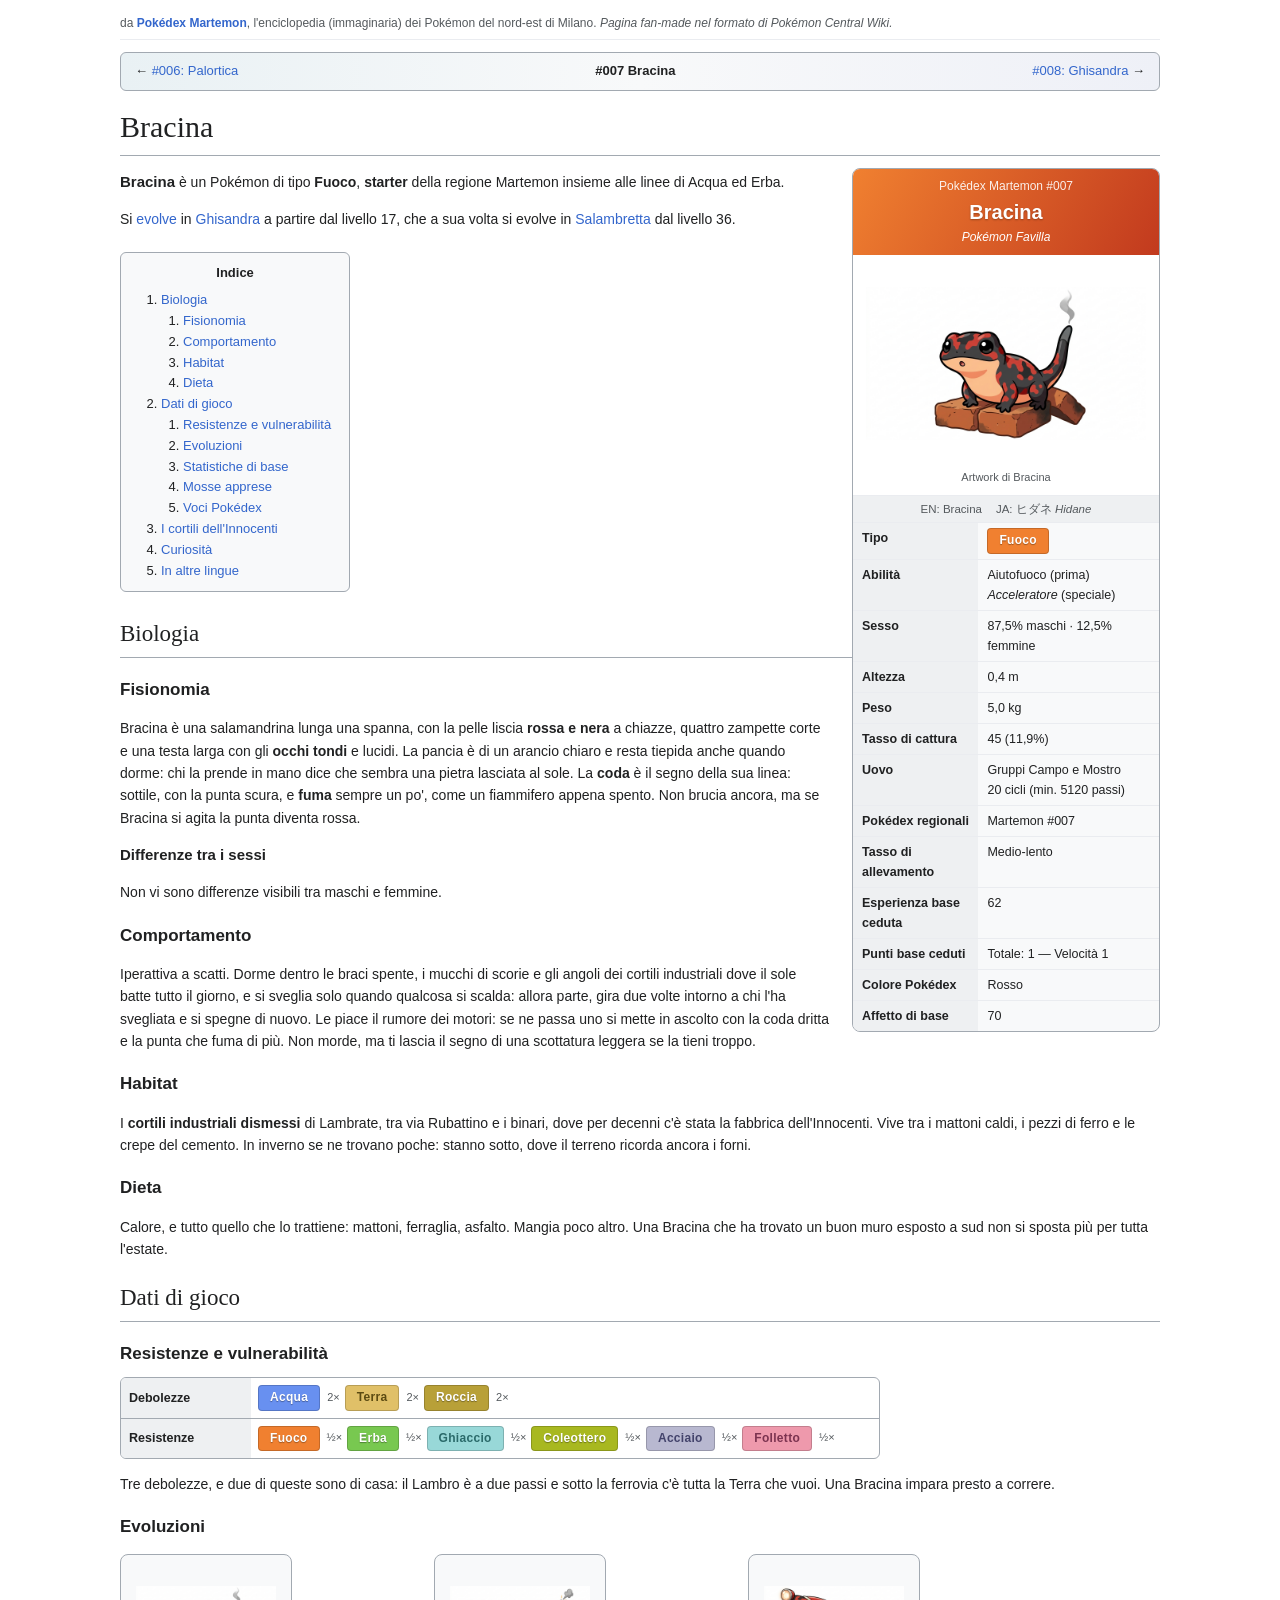
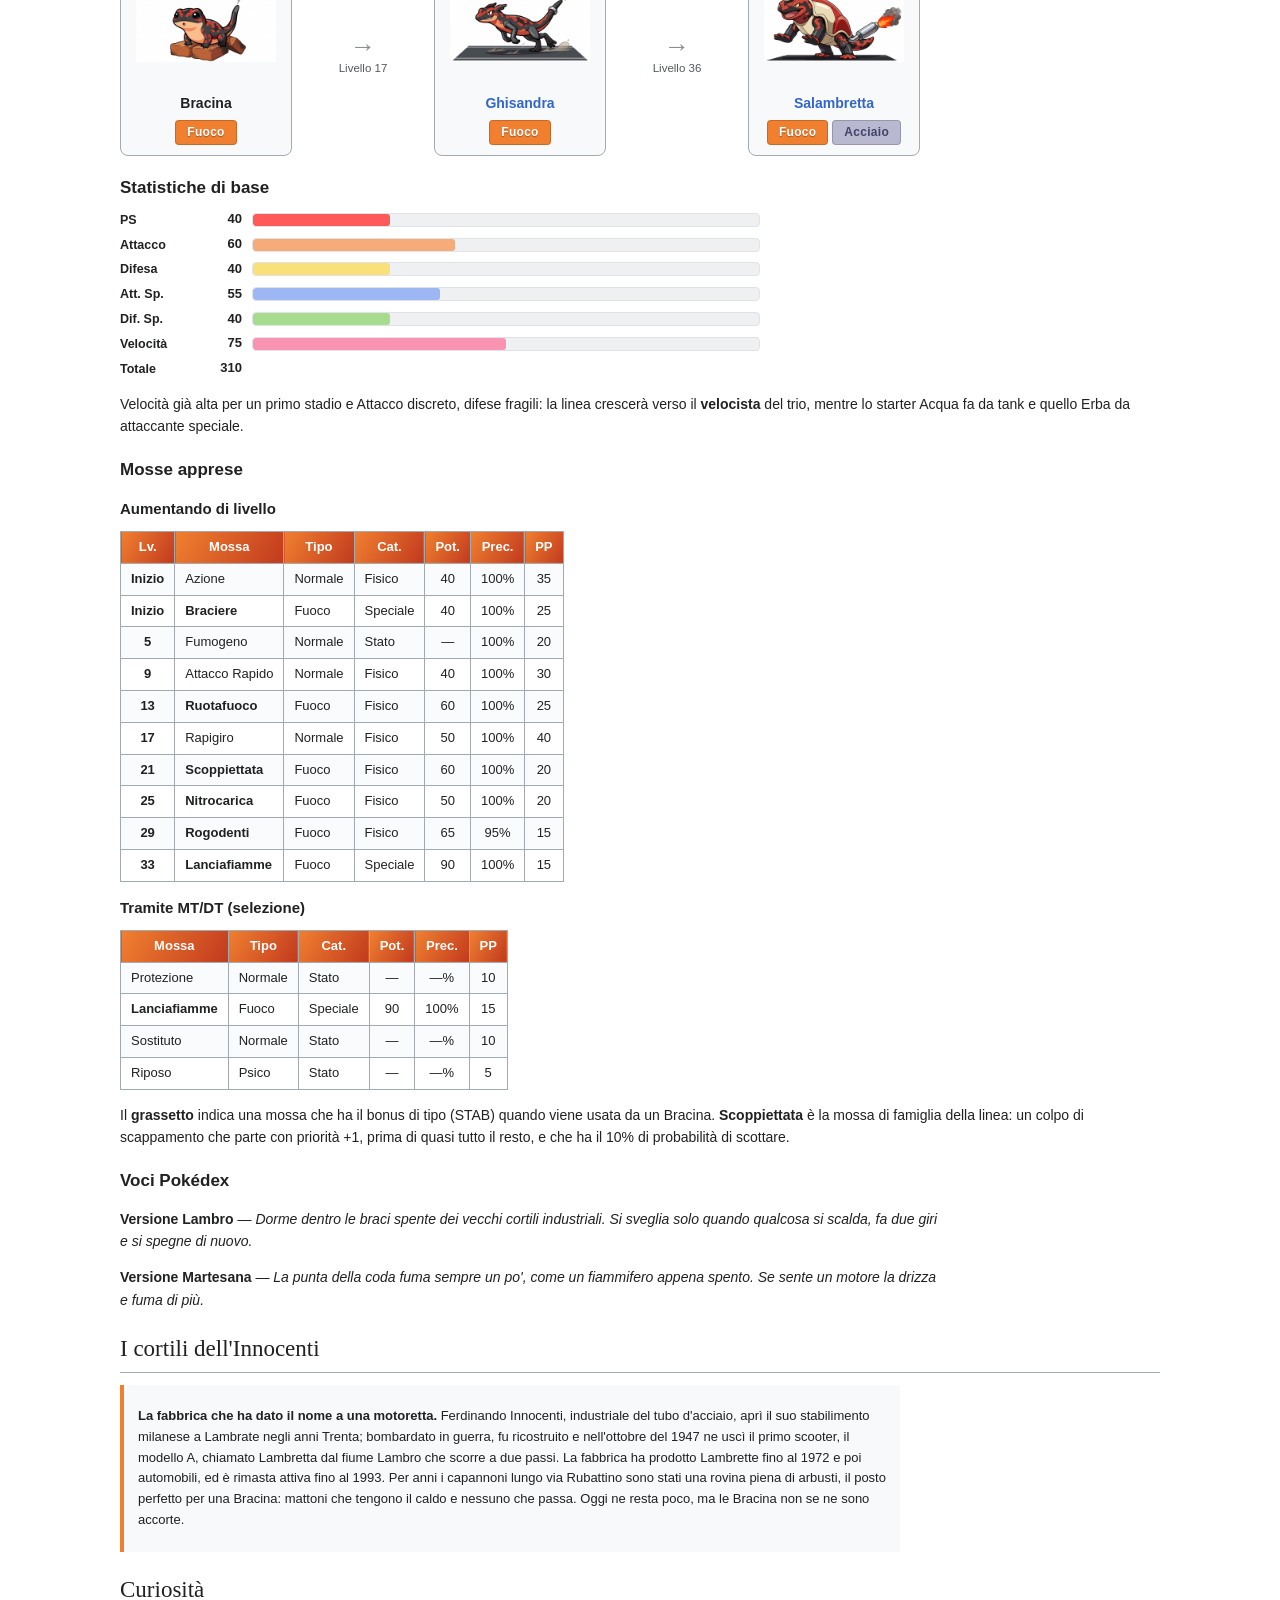
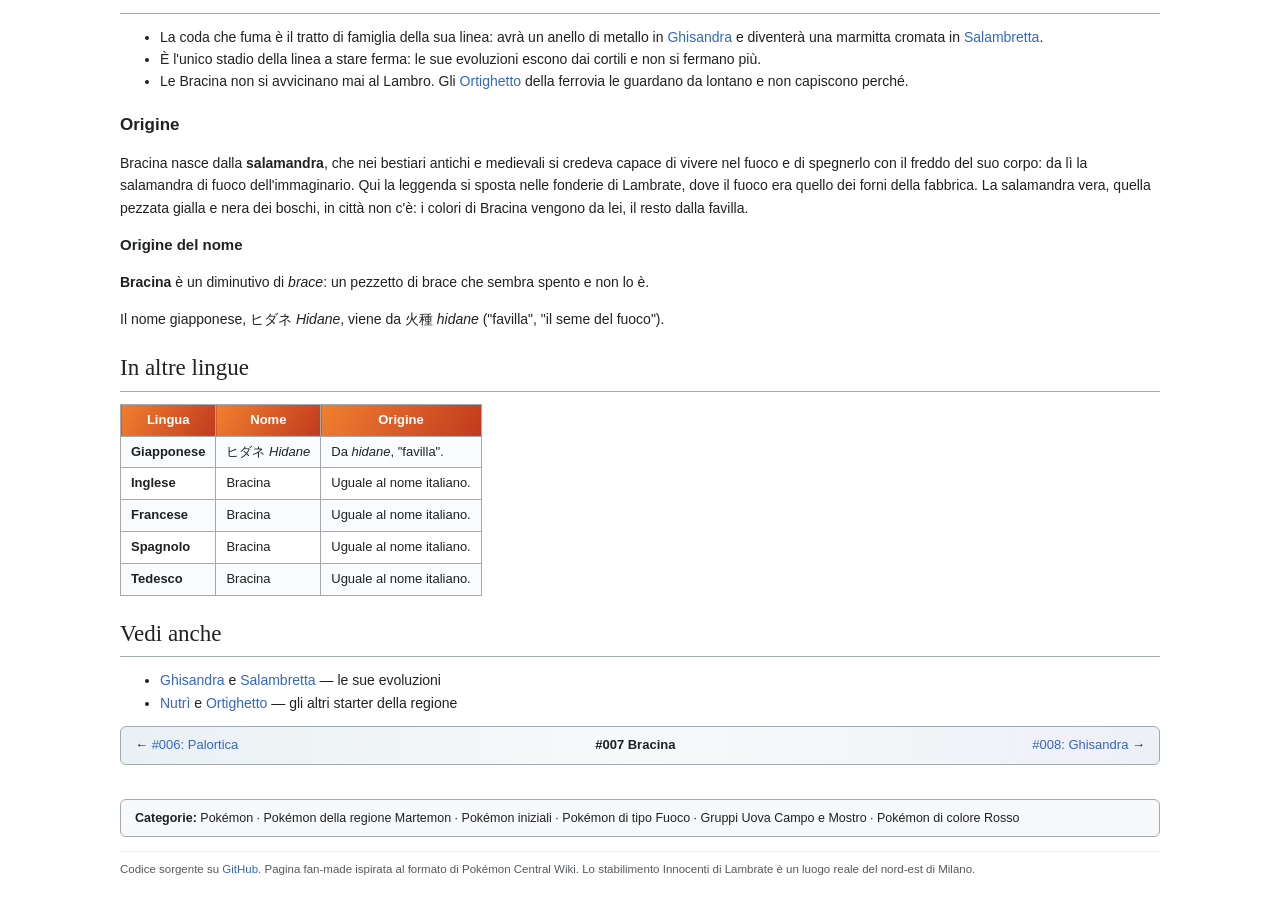
<file: bracina.html>
<!DOCTYPE html>
<html lang="it">
<head>
<meta charset="utf-8">
<meta name="viewport" content="width=device-width, initial-scale=1.0">
<title>Bracina - Pokédex Martemon</title>
<link rel="stylesheet" href="style.css">
</head>
<body class="fuoco">
<div class="page">
<div class="sitenotice">da <a href="index.html">Pokédex Martemon</a>, l'enciclopedia (immaginaria) dei Pokémon del nord-est di Milano. <i>Pagina fan-made nel formato di Pokémon Central Wiki.</i></div>
<div class="dexnav"><span>← <a href="palortica.html">#006: Palortica</a></span><span class="mid">#007 Bracina</span><span><a href="ghisandra.html">#008: Ghisandra</a> →</span></div>

<h1>Bracina</h1>
<div class="infobox">
<div class="head"><div class="num">Pokédex Martemon #007</div><div class="name">Bracina</div><div class="cat">Pokémon Favilla</div></div>
<div class="art"><img src="img/bracina.png" alt="Artwork di Bracina"><div class="capt">Artwork di Bracina</div></div>
<div class="lang"><span>EN: Bracina</span><span>JA: ヒダネ <i>Hidane</i></span></div>
<table>
<tr><th>Tipo</th><td><span class="type t-fuoco">Fuoco</span></td></tr>
<tr><th>Abilità</th><td>Aiutofuoco (prima)<br><i>Acceleratore</i> (speciale)</td></tr>
<tr><th>Sesso</th><td>87,5% maschi · 12,5% femmine</td></tr>
<tr><th>Altezza</th><td>0,4 m</td></tr>
<tr><th>Peso</th><td>5,0 kg</td></tr>
<tr><th>Tasso di cattura</th><td>45 (11,9%)</td></tr>
<tr><th>Uovo</th><td>Gruppi Campo e Mostro<br>20 cicli (min. 5120 passi)</td></tr>
<tr><th>Pokédex regionali</th><td>Martemon #007</td></tr>
<tr><th>Tasso di allevamento</th><td>Medio-lento</td></tr>
<tr><th>Esperienza base ceduta</th><td class="num">62</td></tr>
<tr><th>Punti base ceduti</th><td>Totale: 1 — Velocità 1</td></tr>
<tr><th>Colore Pokédex</th><td>Rosso</td></tr>
<tr><th>Affetto di base</th><td class="num">70</td></tr>
</table>
</div>

<p class="intro"><b class="pkmn">Bracina</b> è un Pokémon di tipo <b>Fuoco</b>, <b>starter</b> della regione Martemon insieme alle linee di Acqua ed Erba.</p>
<p>Si <a href="#Evoluzioni">evolve</a> in <a href="ghisandra.html">Ghisandra</a> a partire dal livello 17, che a sua volta si evolve in <a href="salambretta.html">Salambretta</a> dal livello 36.</p>

<div class="toc"><div class="toctitle">Indice</div>
<ol>
<li><a href="#Biologia">Biologia</a><ol><li><a href="#Fisionomia">Fisionomia</a></li><li><a href="#Comportamento">Comportamento</a></li><li><a href="#Habitat">Habitat</a></li><li><a href="#Dieta">Dieta</a></li></ol></li>
<li><a href="#Dati">Dati di gioco</a><ol><li><a href="#Resistenze">Resistenze e vulnerabilità</a></li><li><a href="#Evoluzioni">Evoluzioni</a></li><li><a href="#Statistiche">Statistiche di base</a></li><li><a href="#Mosse">Mosse apprese</a></li><li><a href="#Voci">Voci Pokédex</a></li></ol></li>
<li><a href="#Innocenti">I cortili dell'Innocenti</a></li>
<li><a href="#Curiosita">Curiosità</a></li>
<li><a href="#Lingue">In altre lingue</a></li>
</ol></div>

<h2 id="Biologia">Biologia</h2>
<h3 id="Fisionomia">Fisionomia</h3>
<p>Bracina è una salamandrina lunga una spanna, con la pelle liscia <b>rossa e nera</b> a chiazze, quattro zampette corte e una testa larga con gli <b>occhi tondi</b> e lucidi. La pancia è di un arancio chiaro e resta tiepida anche quando dorme: chi la prende in mano dice che sembra una pietra lasciata al sole. La <b>coda</b> è il segno della sua linea: sottile, con la punta scura, e <b>fuma</b> sempre un po', come un fiammifero appena spento. Non brucia ancora, ma se Bracina si agita la punta diventa rossa.</p>
<h4>Differenze tra i sessi</h4>
<p>Non vi sono differenze visibili tra maschi e femmine.</p>

<h3 id="Comportamento">Comportamento</h3>
<p>Iperattiva a scatti. Dorme dentro le braci spente, i mucchi di scorie e gli angoli dei cortili industriali dove il sole batte tutto il giorno, e si sveglia solo quando qualcosa si scalda: allora parte, gira due volte intorno a chi l'ha svegliata e si spegne di nuovo. Le piace il rumore dei motori: se ne passa uno si mette in ascolto con la coda dritta e la punta che fuma di più. Non morde, ma ti lascia il segno di una scottatura leggera se la tieni troppo.</p>

<h3 id="Habitat">Habitat</h3>
<p>I <b>cortili industriali dismessi</b> di Lambrate, tra via Rubattino e i binari, dove per decenni c'è stata la fabbrica dell'Innocenti. Vive tra i mattoni caldi, i pezzi di ferro e le crepe del cemento. In inverno se ne trovano poche: stanno sotto, dove il terreno ricorda ancora i forni.</p>

<h3 id="Dieta">Dieta</h3>
<p>Calore, e tutto quello che lo trattiene: mattoni, ferraglia, asfalto. Mangia poco altro. Una Bracina che ha trovato un buon muro esposto a sud non si sposta più per tutta l'estate.</p>

<h2 id="Dati">Dati di gioco</h2>
<h3 id="Resistenze">Resistenze e vulnerabilità</h3>
<div class="effbox"><div class="effrow"><div class="efflabel">Debolezze</div><div class="effcells"><span class="type t-acqua">Acqua</span><span class="effx">2×</span><span class="type t-terra">Terra</span><span class="effx">2×</span><span class="type t-roccia">Roccia</span><span class="effx">2×</span></div></div><div class="effrow"><div class="efflabel">Resistenze</div><div class="effcells"><span class="type t-fuoco">Fuoco</span><span class="effx">½×</span><span class="type t-erba">Erba</span><span class="effx">½×</span><span class="type t-ghiaccio">Ghiaccio</span><span class="effx">½×</span><span class="type t-coleot">Coleottero</span><span class="effx">½×</span><span class="type t-acciaio">Acciaio</span><span class="effx">½×</span><span class="type t-folletto">Folletto</span><span class="effx">½×</span></div></div></div>
<p>Tre debolezze, e due di queste sono di casa: il Lambro è a due passi e sotto la ferrovia c'è tutta la Terra che vuoi. Una Bracina impara presto a correre.</p>

<h3 id="Evoluzioni">Evoluzioni</h3>
<div class="evochain"><div class="evocard"><img src="img/bracina.png" alt="Bracina"><div class="nm">Bracina</div><span class="type t-fuoco">Fuoco</span></div><div class="evoarrow"><div class="ar">→</div><div>Livello 17</div></div><div class="evocard"><img src="img/ghisandra.png" alt="Ghisandra"><div class="nm"><a href="ghisandra.html">Ghisandra</a></div><span class="type t-fuoco">Fuoco</span></div><div class="evoarrow"><div class="ar">→</div><div>Livello 36</div></div><div class="evocard"><img src="img/salambretta.png" alt="Salambretta"><div class="nm"><a href="salambretta.html">Salambretta</a></div><span class="type t-fuoco">Fuoco</span> <span class="type t-acciaio">Acciaio</span></div></div>

<h3 id="Statistiche">Statistiche di base</h3>
<div class="statbars"><div class="statrow s-ps"><div class="sn">PS</div><div class="sv">40</div><div class="sb"><i style="width:27%"></i></div></div><div class="statrow s-att"><div class="sn">Attacco</div><div class="sv">60</div><div class="sb"><i style="width:40%"></i></div></div><div class="statrow s-dif"><div class="sn">Difesa</div><div class="sv">40</div><div class="sb"><i style="width:27%"></i></div></div><div class="statrow s-asp"><div class="sn">Att. Sp.</div><div class="sv">55</div><div class="sb"><i style="width:37%"></i></div></div><div class="statrow s-dsp"><div class="sn">Dif. Sp.</div><div class="sv">40</div><div class="sb"><i style="width:27%"></i></div></div><div class="statrow s-vel"><div class="sn">Velocità</div><div class="sv">75</div><div class="sb"><i style="width:50%"></i></div></div><div class="statrow"><div class="sn">Totale</div><div class="sv">310</div><div class="sb" style="visibility:hidden"></div></div></div>
<p>Velocità già alta per un primo stadio e Attacco discreto, difese fragili: la linea crescerà verso il <b>velocista</b> del trio, mentre lo starter Acqua fa da tank e quello Erba da attaccante speciale.</p>

<h3 id="Mosse">Mosse apprese</h3>
<h4>Aumentando di livello</h4>
<table class="wtable">
<tr><th>Lv.</th><th>Mossa</th><th>Tipo</th><th>Cat.</th><th>Pot.</th><th>Prec.</th><th>PP</th></tr>
<tr><td class="lvl">Inizio</td><td>Azione</td><td>Normale</td><td>Fisico</td><td class="num">40</td><td class="num">100%</td><td class="num">35</td></tr>
<tr><td class="lvl">Inizio</td><td class="stab">Braciere</td><td>Fuoco</td><td>Speciale</td><td class="num">40</td><td class="num">100%</td><td class="num">25</td></tr>
<tr><td class="lvl">5</td><td>Fumogeno</td><td>Normale</td><td>Stato</td><td class="num">—</td><td class="num">100%</td><td class="num">20</td></tr>
<tr><td class="lvl">9</td><td>Attacco Rapido</td><td>Normale</td><td>Fisico</td><td class="num">40</td><td class="num">100%</td><td class="num">30</td></tr>
<tr><td class="lvl">13</td><td class="stab">Ruotafuoco</td><td>Fuoco</td><td>Fisico</td><td class="num">60</td><td class="num">100%</td><td class="num">25</td></tr>
<tr><td class="lvl">17</td><td>Rapigiro</td><td>Normale</td><td>Fisico</td><td class="num">50</td><td class="num">100%</td><td class="num">40</td></tr>
<tr><td class="lvl">21</td><td class="stab">Scoppiettata</td><td>Fuoco</td><td>Fisico</td><td class="num">60</td><td class="num">100%</td><td class="num">20</td></tr>
<tr><td class="lvl">25</td><td class="stab">Nitrocarica</td><td>Fuoco</td><td>Fisico</td><td class="num">50</td><td class="num">100%</td><td class="num">20</td></tr>
<tr><td class="lvl">29</td><td class="stab">Rogodenti</td><td>Fuoco</td><td>Fisico</td><td class="num">65</td><td class="num">95%</td><td class="num">15</td></tr>
<tr><td class="lvl">33</td><td class="stab">Lanciafiamme</td><td>Fuoco</td><td>Speciale</td><td class="num">90</td><td class="num">100%</td><td class="num">15</td></tr>
</table>
<h4>Tramite MT/DT (selezione)</h4>
<table class="wtable">
<tr><th>Mossa</th><th>Tipo</th><th>Cat.</th><th>Pot.</th><th>Prec.</th><th>PP</th></tr>
<tr><td>Protezione</td><td>Normale</td><td>Stato</td><td class="num">—</td><td class="num">—%</td><td class="num">10</td></tr>
<tr><td class="stab">Lanciafiamme</td><td>Fuoco</td><td>Speciale</td><td class="num">90</td><td class="num">100%</td><td class="num">15</td></tr>
<tr><td>Sostituto</td><td>Normale</td><td>Stato</td><td class="num">—</td><td class="num">—%</td><td class="num">10</td></tr>
<tr><td>Riposo</td><td>Psico</td><td>Stato</td><td class="num">—</td><td class="num">—%</td><td class="num">5</td></tr>
</table>
<p>Il <b>grassetto</b> indica una mossa che ha il bonus di tipo (STAB) quando viene usata da un Bracina. <b>Scoppiettata</b> è la mossa di famiglia della linea: un colpo di scappamento che parte con priorità +1, prima di quasi tutto il resto, e che ha il 10% di probabilità di scottare.</p>

<h3 id="Voci">Voci Pokédex</h3>
<div class="dexentries">
<p><span class="ver">Versione Lambro</span> — <i>Dorme dentro le braci spente dei vecchi cortili industriali. Si sveglia solo quando qualcosa si scalda, fa due giri e si spegne di nuovo.</i></p>
<p><span class="ver">Versione Martesana</span> — <i>La punta della coda fuma sempre un po', come un fiammifero appena spento. Se sente un motore la drizza e fuma di più.</i></p>
</div>

<h2 id="Innocenti">I cortili dell'Innocenti</h2>
<div class="notabene"><p><b>La fabbrica che ha dato il nome a una motoretta.</b> Ferdinando Innocenti, industriale del tubo d'acciaio, aprì il suo stabilimento milanese a Lambrate negli anni Trenta; bombardato in guerra, fu ricostruito e nell'ottobre del 1947 ne uscì il primo scooter, il modello A, chiamato Lambretta dal fiume Lambro che scorre a due passi. La fabbrica ha prodotto Lambrette fino al 1972 e poi automobili, ed è rimasta attiva fino al 1993. Per anni i capannoni lungo via Rubattino sono stati una rovina piena di arbusti, il posto perfetto per una Bracina: mattoni che tengono il caldo e nessuno che passa. Oggi ne resta poco, ma le Bracina non se ne sono accorte.</p></div>

<h2 id="Curiosita">Curiosità</h2>
<ul>
<li>La coda che fuma è il tratto di famiglia della sua linea: avrà un anello di metallo in <a href="ghisandra.html">Ghisandra</a> e diventerà una marmitta cromata in <a href="salambretta.html">Salambretta</a>.</li>
<li>È l'unico stadio della linea a stare ferma: le sue evoluzioni escono dai cortili e non si fermano più.</li>
<li>Le Bracina non si avvicinano mai al Lambro. Gli <a href="ortighetto.html">Ortighetto</a> della ferrovia le guardano da lontano e non capiscono perché.</li>
</ul>
<h3>Origine</h3>
<p>Bracina nasce dalla <b>salamandra</b>, che nei bestiari antichi e medievali si credeva capace di vivere nel fuoco e di spegnerlo con il freddo del suo corpo: da lì la salamandra di fuoco dell'immaginario. Qui la leggenda si sposta nelle fonderie di Lambrate, dove il fuoco era quello dei forni della fabbrica. La salamandra vera, quella pezzata gialla e nera dei boschi, in città non c'è: i colori di Bracina vengono da lei, il resto dalla favilla.</p>
<h4>Origine del nome</h4>
<p><b>Bracina</b> è un diminutivo di <i>brace</i>: un pezzetto di brace che sembra spento e non lo è.</p>
<p>Il nome giapponese, ヒダネ <i>Hidane</i>, viene da 火種 <i>hidane</i> ("favilla", "il seme del fuoco").</p>

<h2 id="Lingue">In altre lingue</h2>
<table class="wtable">
<tr><th>Lingua</th><th>Nome</th><th>Origine</th></tr>
<tr><td class="stab">Giapponese</td><td>ヒダネ <i>Hidane</i></td><td>Da <i>hidane</i>, "favilla".</td></tr>
<tr><td class="stab">Inglese</td><td>Bracina</td><td>Uguale al nome italiano.</td></tr>
<tr><td class="stab">Francese</td><td>Bracina</td><td>Uguale al nome italiano.</td></tr>
<tr><td class="stab">Spagnolo</td><td>Bracina</td><td>Uguale al nome italiano.</td></tr>
<tr><td class="stab">Tedesco</td><td>Bracina</td><td>Uguale al nome italiano.</td></tr>
</table>

<h2>Vedi anche</h2>
<ul>
<li><a href="ghisandra.html">Ghisandra</a> e <a href="salambretta.html">Salambretta</a> — le sue evoluzioni</li>
<li><a href="nutri.html">Nutrì</a> e <a href="ortighetto.html">Ortighetto</a> — gli altri starter della regione</li>
</ul>

<div class="dexnav"><span>← <a href="palortica.html">#006: Palortica</a></span><span class="mid">#007 Bracina</span><span><a href="ghisandra.html">#008: Ghisandra</a> →</span></div>
<div class="cats"><b>Categorie:</b> Pokémon · Pokémon della regione Martemon · Pokémon iniziali · Pokémon di tipo Fuoco · Gruppi Uova Campo e Mostro · Pokémon di colore Rosso</div>
<div class="footer">Codice sorgente su <a href="https://github.com/JacopoCiccoianni/Martemon">GitHub</a>. Pagina fan-made ispirata al formato di Pokémon Central Wiki. Lo stabilimento Innocenti di Lambrate è un luogo reale del nord-est di Milano.</div>
</div>
</body>
</html>
</file>
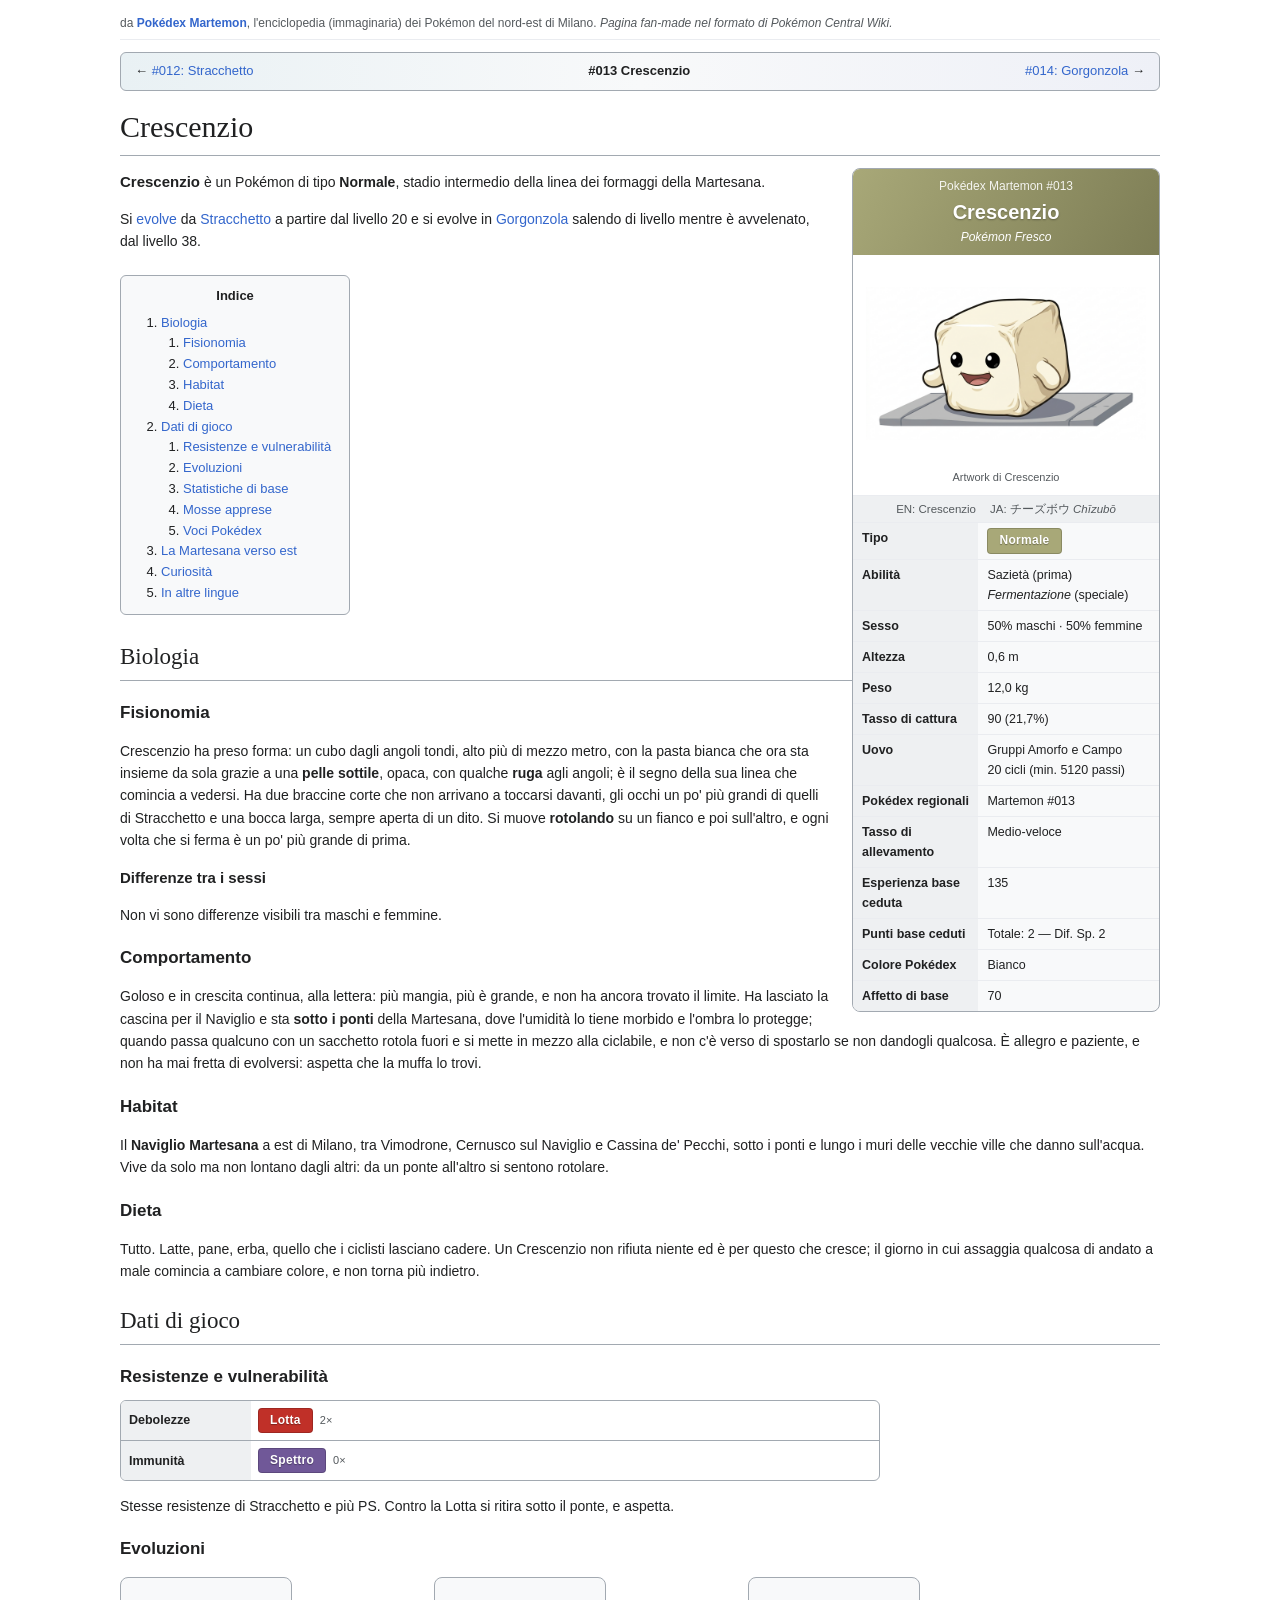
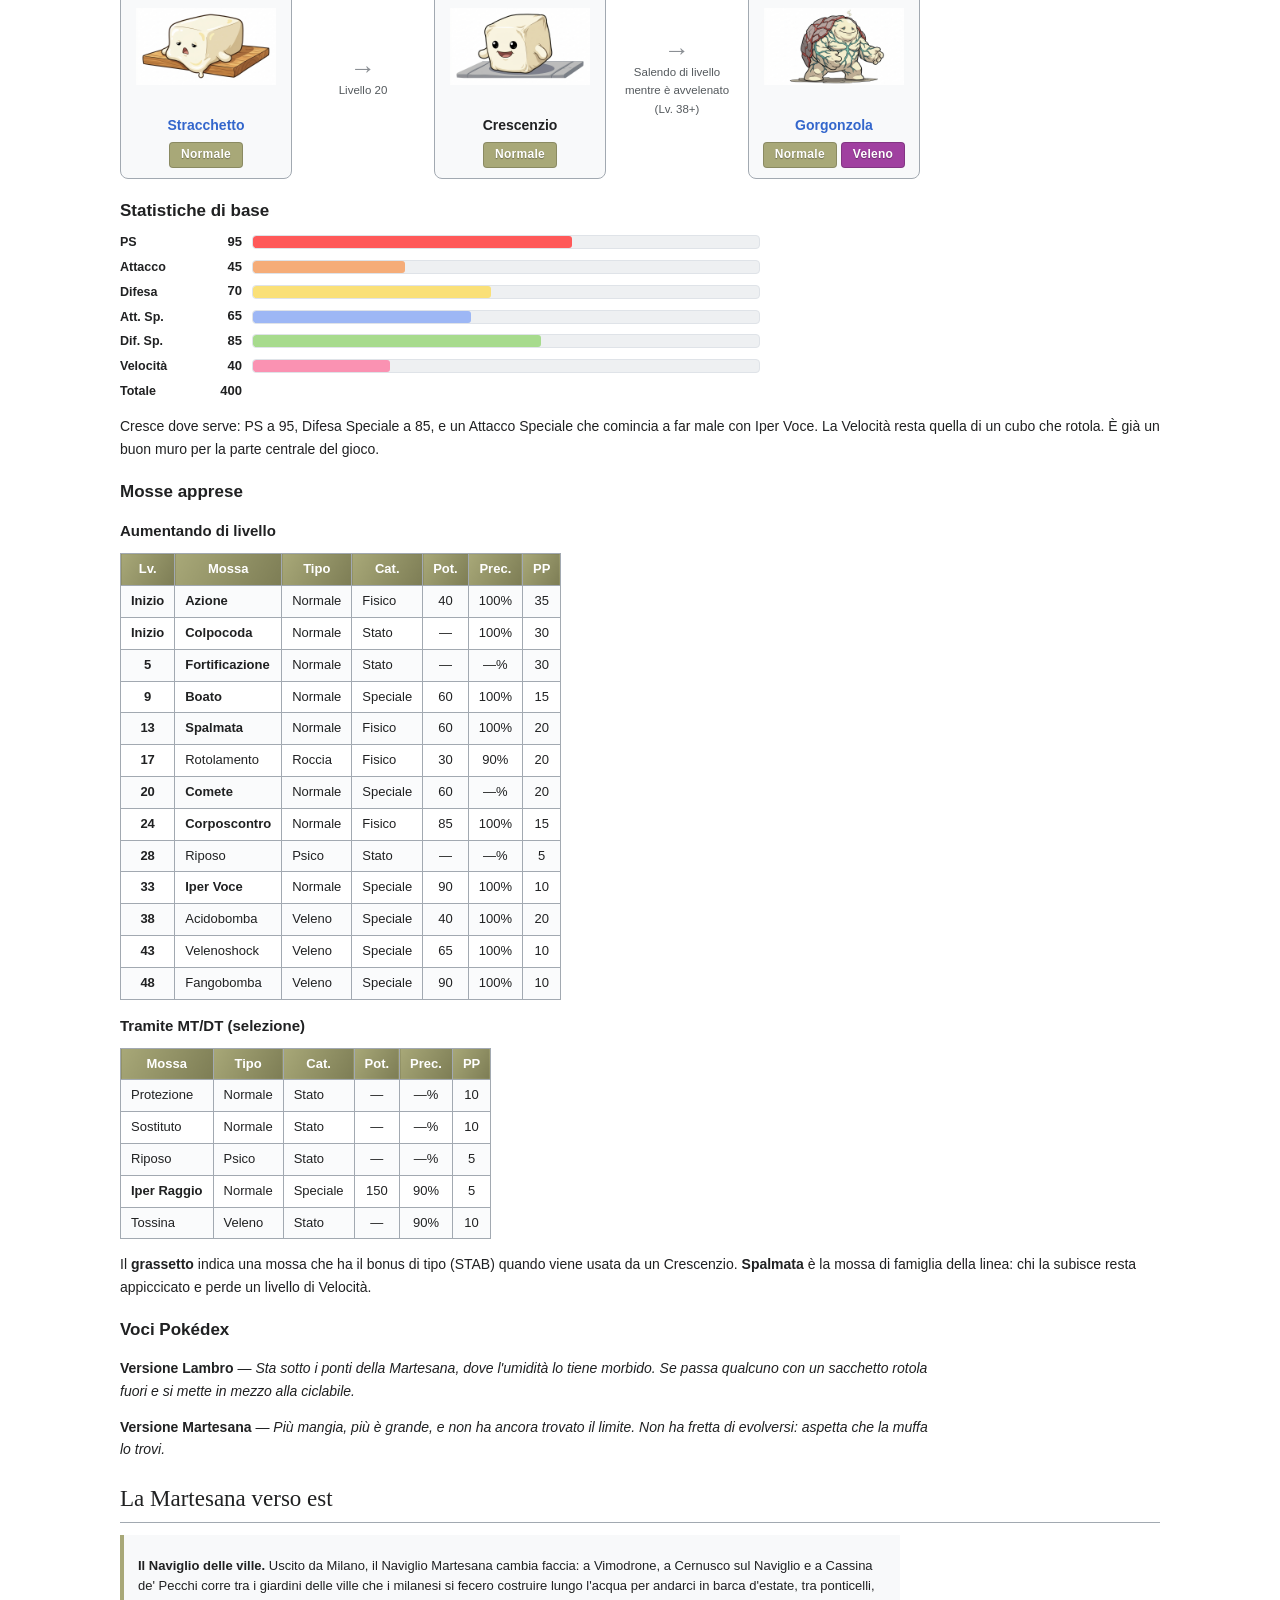
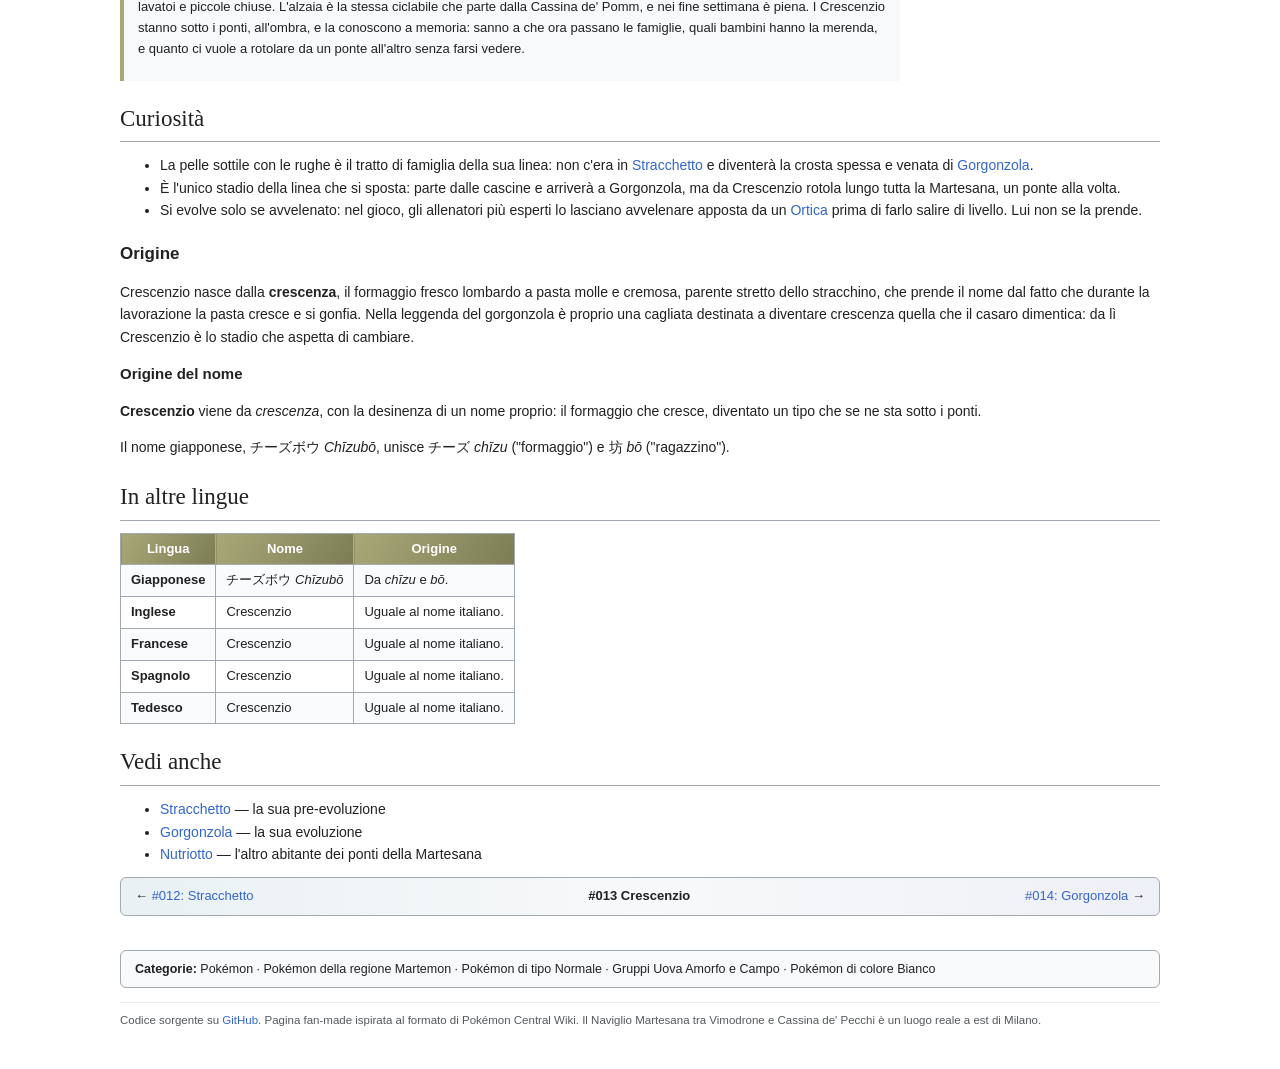
<file: crescenzio.html>
<!DOCTYPE html>
<html lang="it">
<head>
<meta charset="utf-8">
<meta name="viewport" content="width=device-width, initial-scale=1.0">
<title>Crescenzio - Pokédex Martemon</title>
<link rel="stylesheet" href="style.css">
</head>
<body class="normale">
<div class="page">
<div class="sitenotice">da <a href="index.html">Pokédex Martemon</a>, l'enciclopedia (immaginaria) dei Pokémon del nord-est di Milano. <i>Pagina fan-made nel formato di Pokémon Central Wiki.</i></div>
<div class="dexnav"><span>← <a href="stracchetto.html">#012: Stracchetto</a></span><span class="mid">#013 Crescenzio</span><span><a href="gorgonzola.html">#014: Gorgonzola</a> →</span></div>

<h1>Crescenzio</h1>
<div class="infobox">
<div class="head"><div class="num">Pokédex Martemon #013</div><div class="name">Crescenzio</div><div class="cat">Pokémon Fresco</div></div>
<div class="art"><img src="img/crescenzio.png" alt="Artwork di Crescenzio"><div class="capt">Artwork di Crescenzio</div></div>
<div class="lang"><span>EN: Crescenzio</span><span>JA: チーズボウ <i>Chīzubō</i></span></div>
<table>
<tr><th>Tipo</th><td><span class="type t-normale">Normale</span></td></tr>
<tr><th>Abilità</th><td>Sazietà (prima)<br><i>Fermentazione</i> (speciale)</td></tr>
<tr><th>Sesso</th><td>50% maschi · 50% femmine</td></tr>
<tr><th>Altezza</th><td>0,6 m</td></tr>
<tr><th>Peso</th><td>12,0 kg</td></tr>
<tr><th>Tasso di cattura</th><td>90 (21,7%)</td></tr>
<tr><th>Uovo</th><td>Gruppi Amorfo e Campo<br>20 cicli (min. 5120 passi)</td></tr>
<tr><th>Pokédex regionali</th><td>Martemon #013</td></tr>
<tr><th>Tasso di allevamento</th><td>Medio-veloce</td></tr>
<tr><th>Esperienza base ceduta</th><td class="num">135</td></tr>
<tr><th>Punti base ceduti</th><td>Totale: 2 — Dif. Sp. 2</td></tr>
<tr><th>Colore Pokédex</th><td>Bianco</td></tr>
<tr><th>Affetto di base</th><td class="num">70</td></tr>
</table>
</div>

<p class="intro"><b class="pkmn">Crescenzio</b> è un Pokémon di tipo <b>Normale</b>, stadio intermedio della linea dei formaggi della Martesana.</p>
<p>Si <a href="#Evoluzioni">evolve</a> da <a href="stracchetto.html">Stracchetto</a> a partire dal livello 20 e si evolve in <a href="gorgonzola.html">Gorgonzola</a> salendo di livello mentre è avvelenato, dal livello 38.</p>

<div class="toc"><div class="toctitle">Indice</div>
<ol>
<li><a href="#Biologia">Biologia</a><ol><li><a href="#Fisionomia">Fisionomia</a></li><li><a href="#Comportamento">Comportamento</a></li><li><a href="#Habitat">Habitat</a></li><li><a href="#Dieta">Dieta</a></li></ol></li>
<li><a href="#Dati">Dati di gioco</a><ol><li><a href="#Resistenze">Resistenze e vulnerabilità</a></li><li><a href="#Evoluzioni">Evoluzioni</a></li><li><a href="#Statistiche">Statistiche di base</a></li><li><a href="#Mosse">Mosse apprese</a></li><li><a href="#Voci">Voci Pokédex</a></li></ol></li>
<li><a href="#Naviglio">La Martesana verso est</a></li>
<li><a href="#Curiosita">Curiosità</a></li>
<li><a href="#Lingue">In altre lingue</a></li>
</ol></div>

<h2 id="Biologia">Biologia</h2>
<h3 id="Fisionomia">Fisionomia</h3>
<p>Crescenzio ha preso forma: un cubo dagli angoli tondi, alto più di mezzo metro, con la pasta bianca che ora sta insieme da sola grazie a una <b>pelle sottile</b>, opaca, con qualche <b>ruga</b> agli angoli; è il segno della sua linea che comincia a vedersi. Ha due braccine corte che non arrivano a toccarsi davanti, gli occhi un po' più grandi di quelli di Stracchetto e una bocca larga, sempre aperta di un dito. Si muove <b>rotolando</b> su un fianco e poi sull'altro, e ogni volta che si ferma è un po' più grande di prima.</p>
<h4>Differenze tra i sessi</h4>
<p>Non vi sono differenze visibili tra maschi e femmine.</p>

<h3 id="Comportamento">Comportamento</h3>
<p>Goloso e in crescita continua, alla lettera: più mangia, più è grande, e non ha ancora trovato il limite. Ha lasciato la cascina per il Naviglio e sta <b>sotto i ponti</b> della Martesana, dove l'umidità lo tiene morbido e l'ombra lo protegge; quando passa qualcuno con un sacchetto rotola fuori e si mette in mezzo alla ciclabile, e non c'è verso di spostarlo se non dandogli qualcosa. È allegro e paziente, e non ha mai fretta di evolversi: aspetta che la muffa lo trovi.</p>

<h3 id="Habitat">Habitat</h3>
<p>Il <b>Naviglio Martesana</b> a est di Milano, tra Vimodrone, Cernusco sul Naviglio e Cassina de' Pecchi, sotto i ponti e lungo i muri delle vecchie ville che danno sull'acqua. Vive da solo ma non lontano dagli altri: da un ponte all'altro si sentono rotolare.</p>

<h3 id="Dieta">Dieta</h3>
<p>Tutto. Latte, pane, erba, quello che i ciclisti lasciano cadere. Un Crescenzio non rifiuta niente ed è per questo che cresce; il giorno in cui assaggia qualcosa di andato a male comincia a cambiare colore, e non torna più indietro.</p>

<h2 id="Dati">Dati di gioco</h2>
<h3 id="Resistenze">Resistenze e vulnerabilità</h3>
<div class="effbox"><div class="effrow"><div class="efflabel">Debolezze</div><div class="effcells"><span class="type t-lotta">Lotta</span><span class="effx">2×</span></div></div><div class="effrow"><div class="efflabel">Immunità</div><div class="effcells"><span class="type t-spettro">Spettro</span><span class="effx">0×</span></div></div></div>
<p>Stesse resistenze di Stracchetto e più PS. Contro la Lotta si ritira sotto il ponte, e aspetta.</p>

<h3 id="Evoluzioni">Evoluzioni</h3>
<div class="evochain"><div class="evocard"><img src="img/stracchetto.png" alt="Stracchetto"><div class="nm"><a href="stracchetto.html">Stracchetto</a></div><span class="type t-normale">Normale</span></div><div class="evoarrow"><div class="ar">→</div><div>Livello 20</div></div><div class="evocard"><img src="img/crescenzio.png" alt="Crescenzio"><div class="nm">Crescenzio</div><span class="type t-normale">Normale</span></div><div class="evoarrow"><div class="ar">→</div><div>Salendo di livello<br>mentre è avvelenato<br>(Lv. 38+)</div></div><div class="evocard"><img src="img/gorgonzola.png" alt="Gorgonzola"><div class="nm"><a href="gorgonzola.html">Gorgonzola</a></div><span class="type t-normale">Normale</span> <span class="type t-veleno">Veleno</span></div></div>

<h3 id="Statistiche">Statistiche di base</h3>
<div class="statbars"><div class="statrow s-ps"><div class="sn">PS</div><div class="sv">95</div><div class="sb"><i style="width:63%"></i></div></div><div class="statrow s-att"><div class="sn">Attacco</div><div class="sv">45</div><div class="sb"><i style="width:30%"></i></div></div><div class="statrow s-dif"><div class="sn">Difesa</div><div class="sv">70</div><div class="sb"><i style="width:47%"></i></div></div><div class="statrow s-asp"><div class="sn">Att. Sp.</div><div class="sv">65</div><div class="sb"><i style="width:43%"></i></div></div><div class="statrow s-dsp"><div class="sn">Dif. Sp.</div><div class="sv">85</div><div class="sb"><i style="width:57%"></i></div></div><div class="statrow s-vel"><div class="sn">Velocità</div><div class="sv">40</div><div class="sb"><i style="width:27%"></i></div></div><div class="statrow"><div class="sn">Totale</div><div class="sv">400</div><div class="sb" style="visibility:hidden"></div></div></div>
<p>Cresce dove serve: PS a 95, Difesa Speciale a 85, e un Attacco Speciale che comincia a far male con Iper Voce. La Velocità resta quella di un cubo che rotola. È già un buon muro per la parte centrale del gioco.</p>

<h3 id="Mosse">Mosse apprese</h3>
<h4>Aumentando di livello</h4>
<table class="wtable">
<tr><th>Lv.</th><th>Mossa</th><th>Tipo</th><th>Cat.</th><th>Pot.</th><th>Prec.</th><th>PP</th></tr>
<tr><td class="lvl">Inizio</td><td class="stab">Azione</td><td>Normale</td><td>Fisico</td><td class="num">40</td><td class="num">100%</td><td class="num">35</td></tr>
<tr><td class="lvl">Inizio</td><td class="stab">Colpocoda</td><td>Normale</td><td>Stato</td><td class="num">—</td><td class="num">100%</td><td class="num">30</td></tr>
<tr><td class="lvl">5</td><td class="stab">Fortificazione</td><td>Normale</td><td>Stato</td><td class="num">—</td><td class="num">—%</td><td class="num">30</td></tr>
<tr><td class="lvl">9</td><td class="stab">Boato</td><td>Normale</td><td>Speciale</td><td class="num">60</td><td class="num">100%</td><td class="num">15</td></tr>
<tr><td class="lvl">13</td><td class="stab">Spalmata</td><td>Normale</td><td>Fisico</td><td class="num">60</td><td class="num">100%</td><td class="num">20</td></tr>
<tr><td class="lvl">17</td><td>Rotolamento</td><td>Roccia</td><td>Fisico</td><td class="num">30</td><td class="num">90%</td><td class="num">20</td></tr>
<tr><td class="lvl">20</td><td class="stab">Comete</td><td>Normale</td><td>Speciale</td><td class="num">60</td><td class="num">—%</td><td class="num">20</td></tr>
<tr><td class="lvl">24</td><td class="stab">Corposcontro</td><td>Normale</td><td>Fisico</td><td class="num">85</td><td class="num">100%</td><td class="num">15</td></tr>
<tr><td class="lvl">28</td><td>Riposo</td><td>Psico</td><td>Stato</td><td class="num">—</td><td class="num">—%</td><td class="num">5</td></tr>
<tr><td class="lvl">33</td><td class="stab">Iper Voce</td><td>Normale</td><td>Speciale</td><td class="num">90</td><td class="num">100%</td><td class="num">10</td></tr>
<tr><td class="lvl">38</td><td>Acidobomba</td><td>Veleno</td><td>Speciale</td><td class="num">40</td><td class="num">100%</td><td class="num">20</td></tr>
<tr><td class="lvl">43</td><td>Velenoshock</td><td>Veleno</td><td>Speciale</td><td class="num">65</td><td class="num">100%</td><td class="num">10</td></tr>
<tr><td class="lvl">48</td><td>Fangobomba</td><td>Veleno</td><td>Speciale</td><td class="num">90</td><td class="num">100%</td><td class="num">10</td></tr>
</table>
<h4>Tramite MT/DT (selezione)</h4>
<table class="wtable">
<tr><th>Mossa</th><th>Tipo</th><th>Cat.</th><th>Pot.</th><th>Prec.</th><th>PP</th></tr>
<tr><td>Protezione</td><td>Normale</td><td>Stato</td><td class="num">—</td><td class="num">—%</td><td class="num">10</td></tr>
<tr><td>Sostituto</td><td>Normale</td><td>Stato</td><td class="num">—</td><td class="num">—%</td><td class="num">10</td></tr>
<tr><td>Riposo</td><td>Psico</td><td>Stato</td><td class="num">—</td><td class="num">—%</td><td class="num">5</td></tr>
<tr><td class="stab">Iper Raggio</td><td>Normale</td><td>Speciale</td><td class="num">150</td><td class="num">90%</td><td class="num">5</td></tr>
<tr><td>Tossina</td><td>Veleno</td><td>Stato</td><td class="num">—</td><td class="num">90%</td><td class="num">10</td></tr>
</table>
<p>Il <b>grassetto</b> indica una mossa che ha il bonus di tipo (STAB) quando viene usata da un Crescenzio. <b>Spalmata</b> è la mossa di famiglia della linea: chi la subisce resta appiccicato e perde un livello di Velocità.</p>

<h3 id="Voci">Voci Pokédex</h3>
<div class="dexentries">
<p><span class="ver">Versione Lambro</span> — <i>Sta sotto i ponti della Martesana, dove l'umidità lo tiene morbido. Se passa qualcuno con un sacchetto rotola fuori e si mette in mezzo alla ciclabile.</i></p>
<p><span class="ver">Versione Martesana</span> — <i>Più mangia, più è grande, e non ha ancora trovato il limite. Non ha fretta di evolversi: aspetta che la muffa lo trovi.</i></p>
</div>

<h2 id="Naviglio">La Martesana verso est</h2>
<div class="notabene"><p><b>Il Naviglio delle ville.</b> Uscito da Milano, il Naviglio Martesana cambia faccia: a Vimodrone, a Cernusco sul Naviglio e a Cassina de' Pecchi corre tra i giardini delle ville che i milanesi si fecero costruire lungo l'acqua per andarci in barca d'estate, tra ponticelli, lavatoi e piccole chiuse. L'alzaia è la stessa ciclabile che parte dalla Cassina de' Pomm, e nei fine settimana è piena. I Crescenzio stanno sotto i ponti, all'ombra, e la conoscono a memoria: sanno a che ora passano le famiglie, quali bambini hanno la merenda, e quanto ci vuole a rotolare da un ponte all'altro senza farsi vedere.</p></div>

<h2 id="Curiosita">Curiosità</h2>
<ul>
<li>La pelle sottile con le rughe è il tratto di famiglia della sua linea: non c'era in <a href="stracchetto.html">Stracchetto</a> e diventerà la crosta spessa e venata di <a href="gorgonzola.html">Gorgonzola</a>.</li>
<li>È l'unico stadio della linea che si sposta: parte dalle cascine e arriverà a Gorgonzola, ma da Crescenzio rotola lungo tutta la Martesana, un ponte alla volta.</li>
<li>Si evolve solo se avvelenato: nel gioco, gli allenatori più esperti lo lasciano avvelenare apposta da un <a href="ortica.html">Ortica</a> prima di farlo salire di livello. Lui non se la prende.</li>
</ul>
<h3>Origine</h3>
<p>Crescenzio nasce dalla <b>crescenza</b>, il formaggio fresco lombardo a pasta molle e cremosa, parente stretto dello stracchino, che prende il nome dal fatto che durante la lavorazione la pasta cresce e si gonfia. Nella leggenda del gorgonzola è proprio una cagliata destinata a diventare crescenza quella che il casaro dimentica: da lì Crescenzio è lo stadio che aspetta di cambiare.</p>
<h4>Origine del nome</h4>
<p><b>Crescenzio</b> viene da <i>crescenza</i>, con la desinenza di un nome proprio: il formaggio che cresce, diventato un tipo che se ne sta sotto i ponti.</p>
<p>Il nome giapponese, チーズボウ <i>Chīzubō</i>, unisce チーズ <i>chīzu</i> ("formaggio") e 坊 <i>bō</i> ("ragazzino").</p>

<h2 id="Lingue">In altre lingue</h2>
<table class="wtable">
<tr><th>Lingua</th><th>Nome</th><th>Origine</th></tr>
<tr><td class="stab">Giapponese</td><td>チーズボウ <i>Chīzubō</i></td><td>Da <i>chīzu</i> e <i>bō</i>.</td></tr>
<tr><td class="stab">Inglese</td><td>Crescenzio</td><td>Uguale al nome italiano.</td></tr>
<tr><td class="stab">Francese</td><td>Crescenzio</td><td>Uguale al nome italiano.</td></tr>
<tr><td class="stab">Spagnolo</td><td>Crescenzio</td><td>Uguale al nome italiano.</td></tr>
<tr><td class="stab">Tedesco</td><td>Crescenzio</td><td>Uguale al nome italiano.</td></tr>
</table>

<h2>Vedi anche</h2>
<ul>
<li><a href="stracchetto.html">Stracchetto</a> — la sua pre-evoluzione</li>
<li><a href="gorgonzola.html">Gorgonzola</a> — la sua evoluzione</li>
<li><a href="nutriotto.html">Nutriotto</a> — l'altro abitante dei ponti della Martesana</li>
</ul>

<div class="dexnav"><span>← <a href="stracchetto.html">#012: Stracchetto</a></span><span class="mid">#013 Crescenzio</span><span><a href="gorgonzola.html">#014: Gorgonzola</a> →</span></div>
<div class="cats"><b>Categorie:</b> Pokémon · Pokémon della regione Martemon · Pokémon di tipo Normale · Gruppi Uova Amorfo e Campo · Pokémon di colore Bianco</div>
<div class="footer">Codice sorgente su <a href="https://github.com/JacopoCiccoianni/Martemon">GitHub</a>. Pagina fan-made ispirata al formato di Pokémon Central Wiki. Il Naviglio Martesana tra Vimodrone e Cassina de' Pecchi è un luogo reale a est di Milano.</div>
</div>
</body>
</html>
</file>
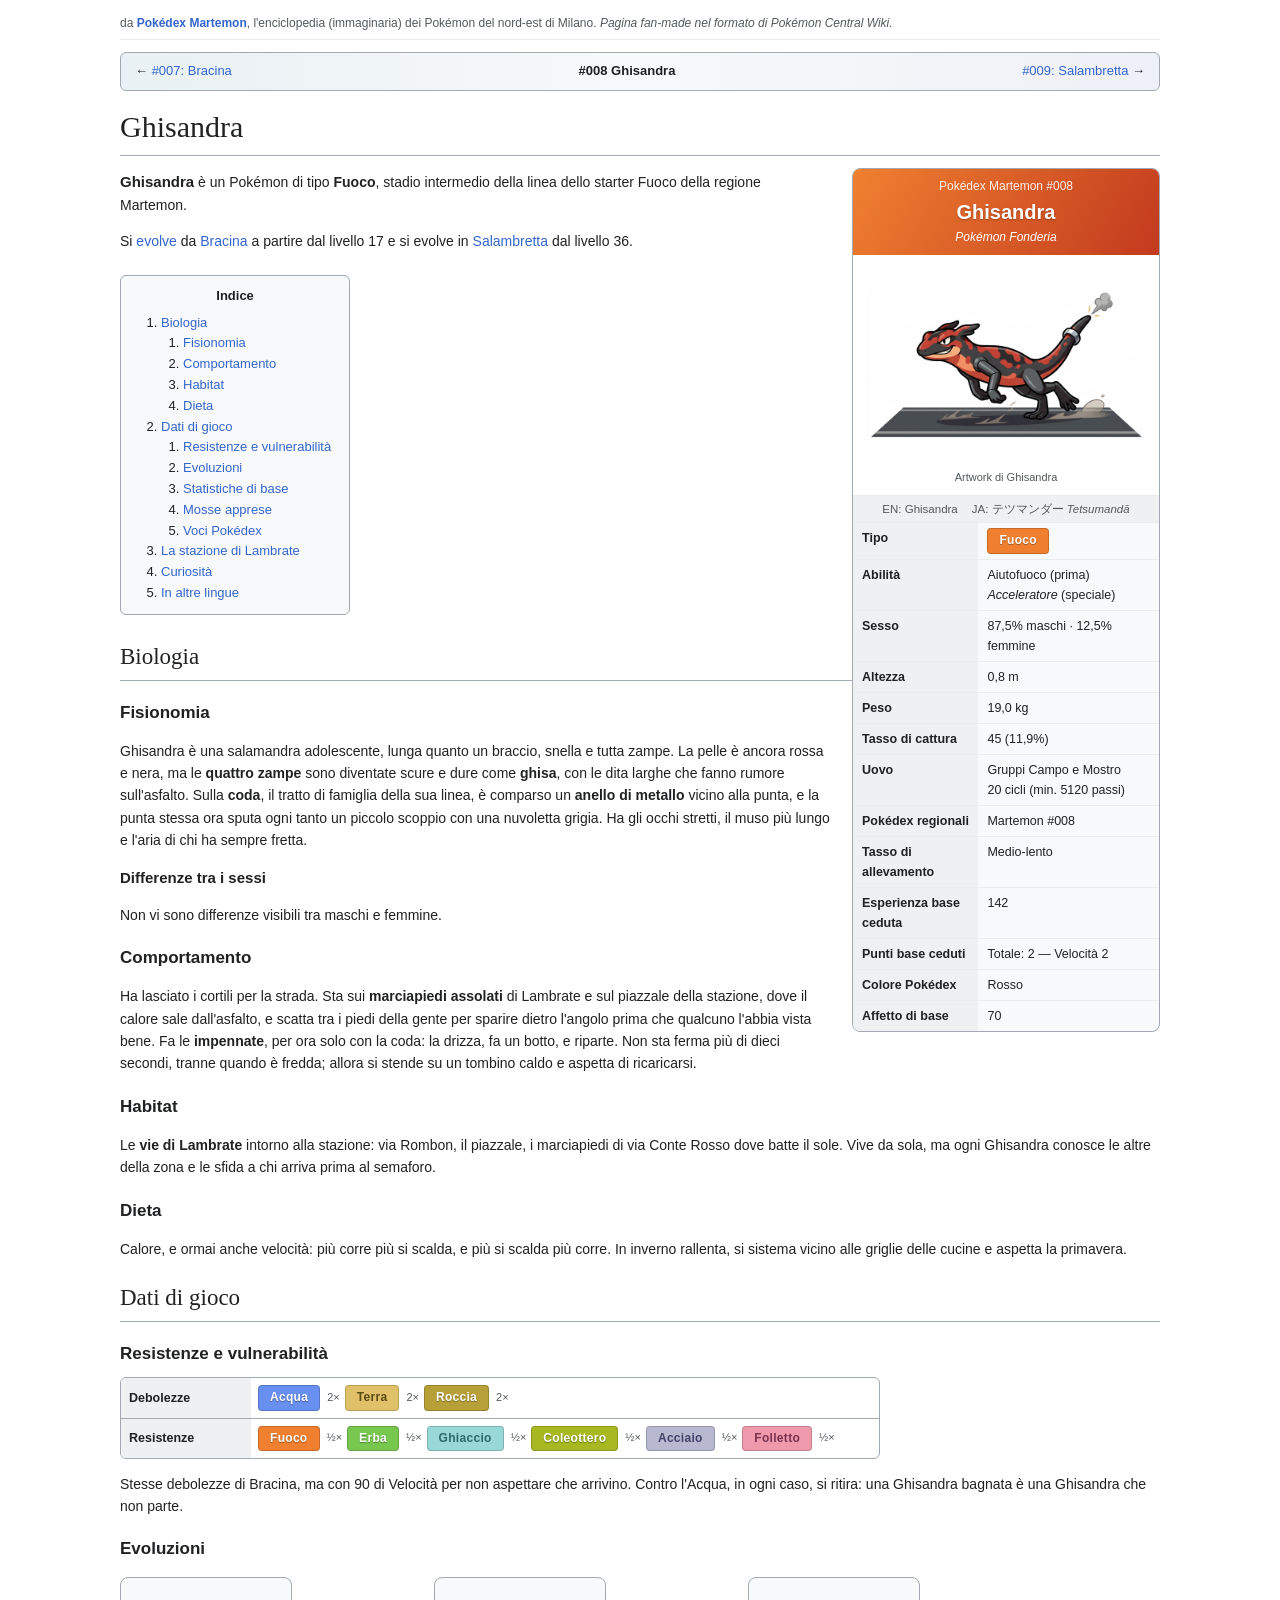
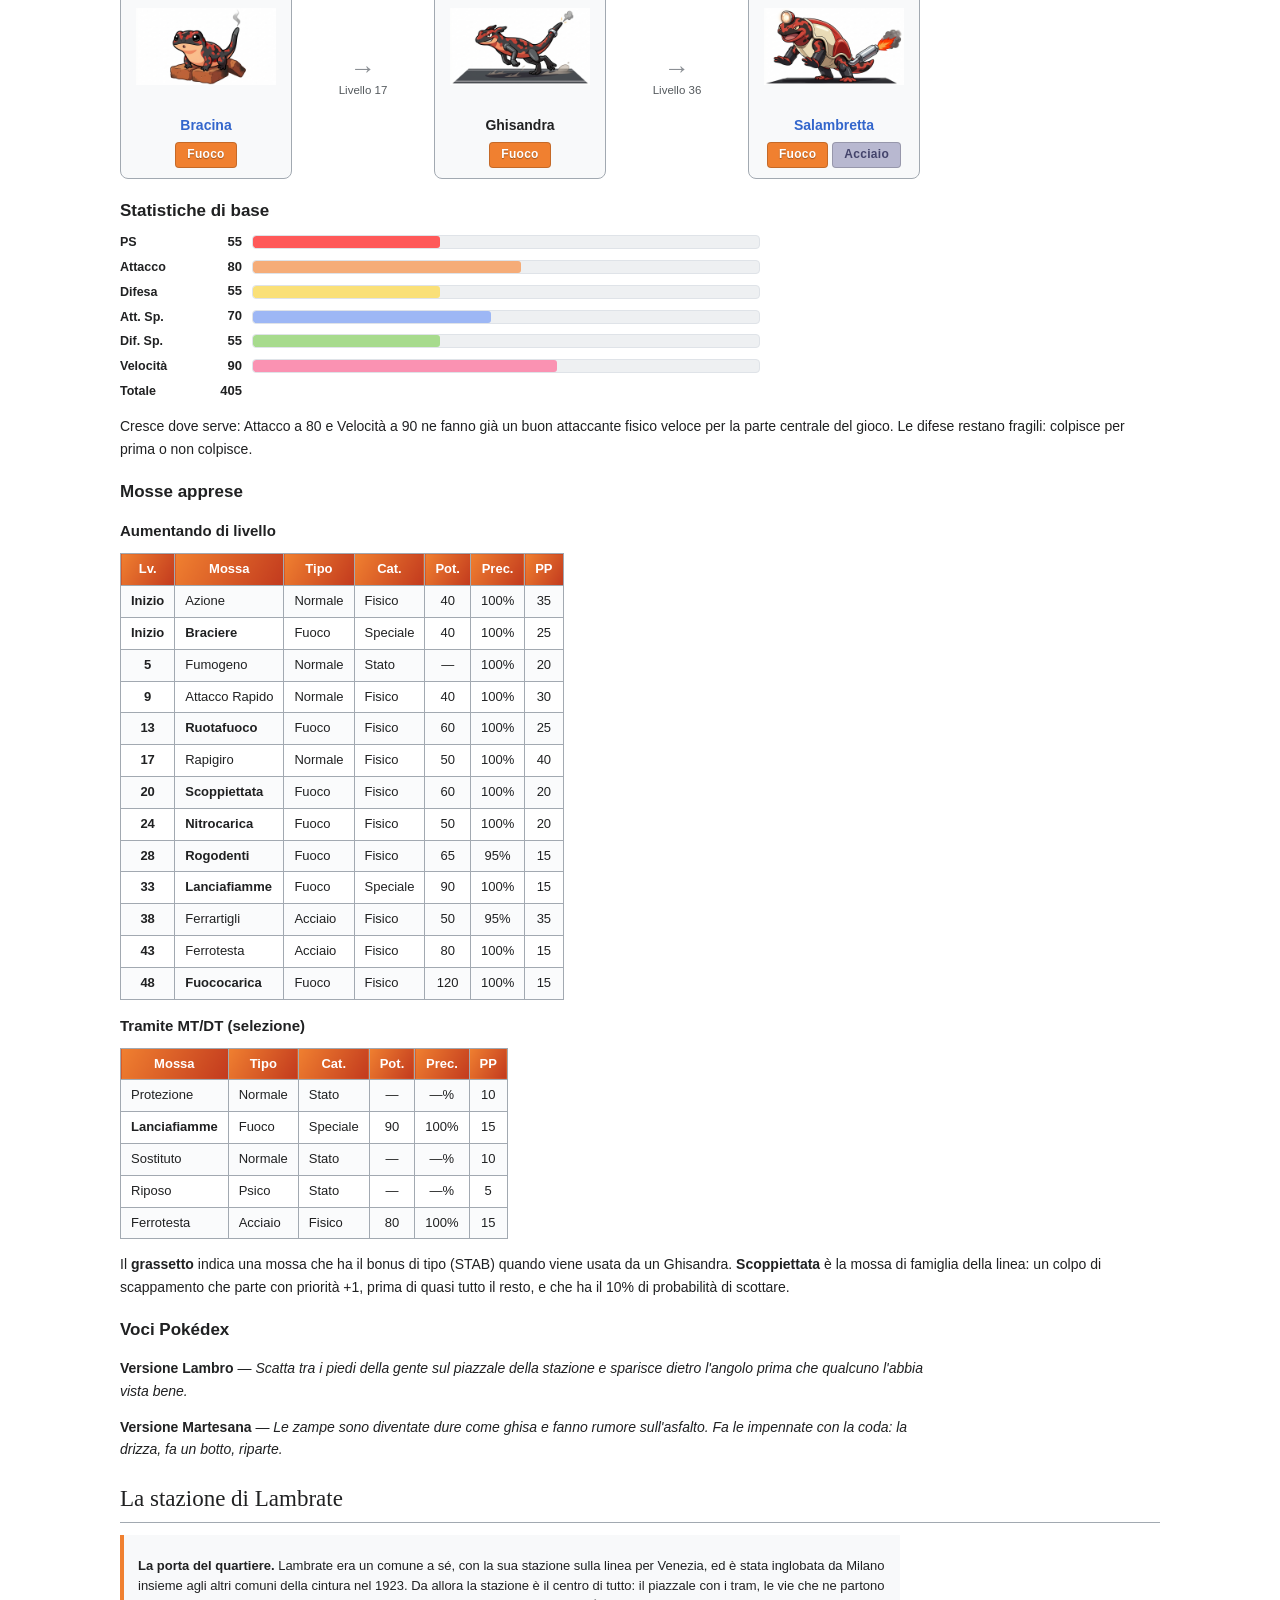
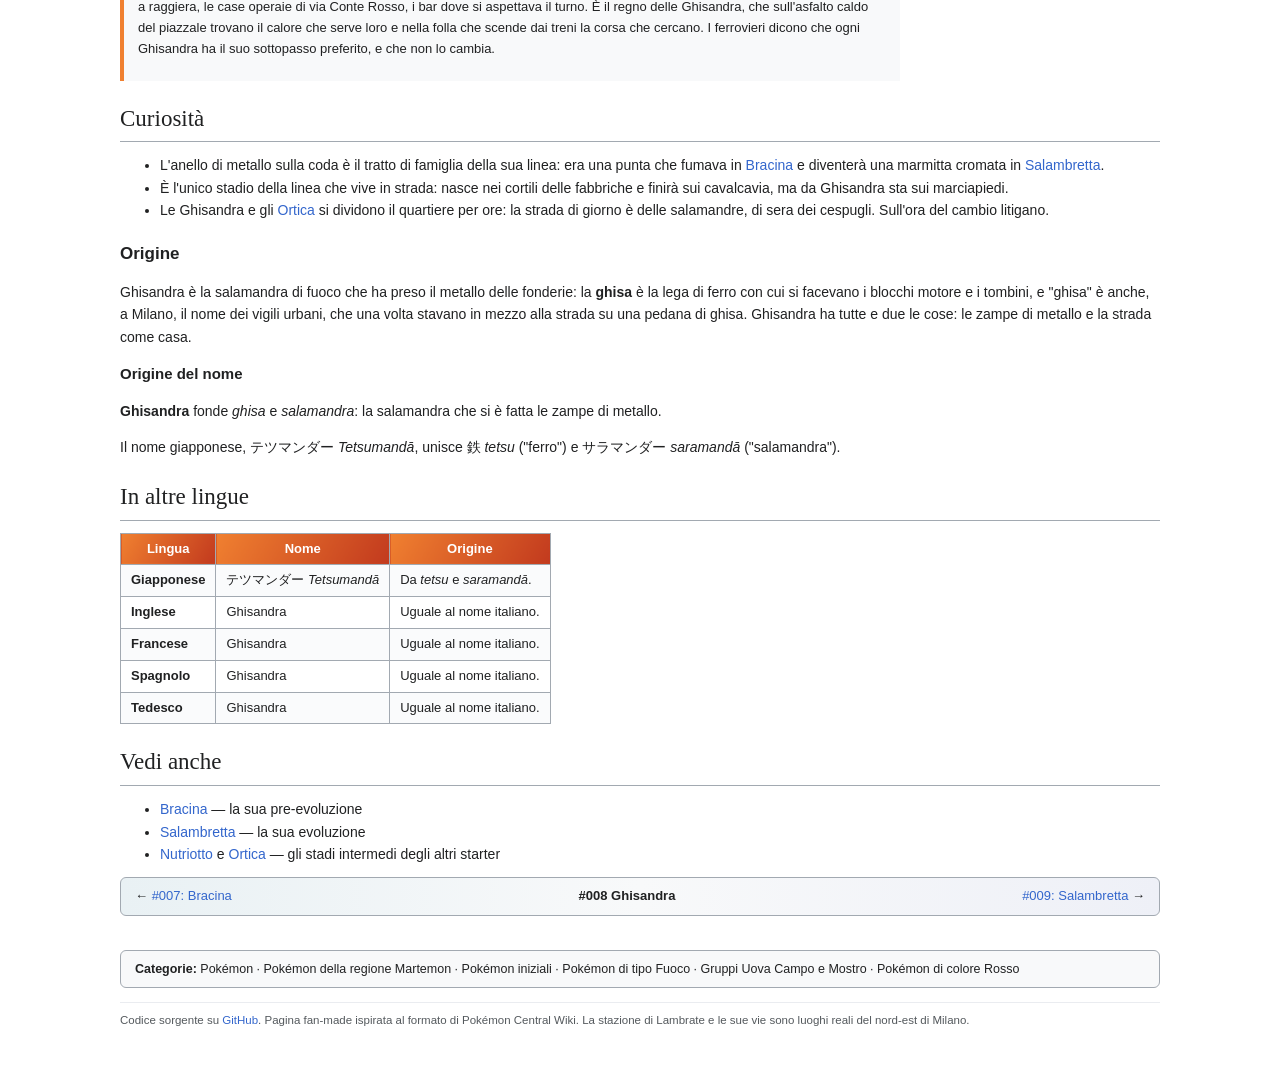
<file: ghisandra.html>
<!DOCTYPE html>
<html lang="it">
<head>
<meta charset="utf-8">
<meta name="viewport" content="width=device-width, initial-scale=1.0">
<title>Ghisandra - Pokédex Martemon</title>
<link rel="stylesheet" href="style.css">
</head>
<body class="fuoco">
<div class="page">
<div class="sitenotice">da <a href="index.html">Pokédex Martemon</a>, l'enciclopedia (immaginaria) dei Pokémon del nord-est di Milano. <i>Pagina fan-made nel formato di Pokémon Central Wiki.</i></div>
<div class="dexnav"><span>← <a href="bracina.html">#007: Bracina</a></span><span class="mid">#008 Ghisandra</span><span><a href="salambretta.html">#009: Salambretta</a> →</span></div>

<h1>Ghisandra</h1>
<div class="infobox">
<div class="head"><div class="num">Pokédex Martemon #008</div><div class="name">Ghisandra</div><div class="cat">Pokémon Fonderia</div></div>
<div class="art"><img src="img/ghisandra.png" alt="Artwork di Ghisandra"><div class="capt">Artwork di Ghisandra</div></div>
<div class="lang"><span>EN: Ghisandra</span><span>JA: テツマンダー <i>Tetsumandā</i></span></div>
<table>
<tr><th>Tipo</th><td><span class="type t-fuoco">Fuoco</span></td></tr>
<tr><th>Abilità</th><td>Aiutofuoco (prima)<br><i>Acceleratore</i> (speciale)</td></tr>
<tr><th>Sesso</th><td>87,5% maschi · 12,5% femmine</td></tr>
<tr><th>Altezza</th><td>0,8 m</td></tr>
<tr><th>Peso</th><td>19,0 kg</td></tr>
<tr><th>Tasso di cattura</th><td>45 (11,9%)</td></tr>
<tr><th>Uovo</th><td>Gruppi Campo e Mostro<br>20 cicli (min. 5120 passi)</td></tr>
<tr><th>Pokédex regionali</th><td>Martemon #008</td></tr>
<tr><th>Tasso di allevamento</th><td>Medio-lento</td></tr>
<tr><th>Esperienza base ceduta</th><td class="num">142</td></tr>
<tr><th>Punti base ceduti</th><td>Totale: 2 — Velocità 2</td></tr>
<tr><th>Colore Pokédex</th><td>Rosso</td></tr>
<tr><th>Affetto di base</th><td class="num">70</td></tr>
</table>
</div>

<p class="intro"><b class="pkmn">Ghisandra</b> è un Pokémon di tipo <b>Fuoco</b>, stadio intermedio della linea dello starter Fuoco della regione Martemon.</p>
<p>Si <a href="#Evoluzioni">evolve</a> da <a href="bracina.html">Bracina</a> a partire dal livello 17 e si evolve in <a href="salambretta.html">Salambretta</a> dal livello 36.</p>

<div class="toc"><div class="toctitle">Indice</div>
<ol>
<li><a href="#Biologia">Biologia</a><ol><li><a href="#Fisionomia">Fisionomia</a></li><li><a href="#Comportamento">Comportamento</a></li><li><a href="#Habitat">Habitat</a></li><li><a href="#Dieta">Dieta</a></li></ol></li>
<li><a href="#Dati">Dati di gioco</a><ol><li><a href="#Resistenze">Resistenze e vulnerabilità</a></li><li><a href="#Evoluzioni">Evoluzioni</a></li><li><a href="#Statistiche">Statistiche di base</a></li><li><a href="#Mosse">Mosse apprese</a></li><li><a href="#Voci">Voci Pokédex</a></li></ol></li>
<li><a href="#Lambrate">La stazione di Lambrate</a></li>
<li><a href="#Curiosita">Curiosità</a></li>
<li><a href="#Lingue">In altre lingue</a></li>
</ol></div>

<h2 id="Biologia">Biologia</h2>
<h3 id="Fisionomia">Fisionomia</h3>
<p>Ghisandra è una salamandra adolescente, lunga quanto un braccio, snella e tutta zampe. La pelle è ancora rossa e nera, ma le <b>quattro zampe</b> sono diventate scure e dure come <b>ghisa</b>, con le dita larghe che fanno rumore sull'asfalto. Sulla <b>coda</b>, il tratto di famiglia della sua linea, è comparso un <b>anello di metallo</b> vicino alla punta, e la punta stessa ora sputa ogni tanto un piccolo scoppio con una nuvoletta grigia. Ha gli occhi stretti, il muso più lungo e l'aria di chi ha sempre fretta.</p>
<h4>Differenze tra i sessi</h4>
<p>Non vi sono differenze visibili tra maschi e femmine.</p>

<h3 id="Comportamento">Comportamento</h3>
<p>Ha lasciato i cortili per la strada. Sta sui <b>marciapiedi assolati</b> di Lambrate e sul piazzale della stazione, dove il calore sale dall'asfalto, e scatta tra i piedi della gente per sparire dietro l'angolo prima che qualcuno l'abbia vista bene. Fa le <b>impennate</b>, per ora solo con la coda: la drizza, fa un botto, e riparte. Non sta ferma più di dieci secondi, tranne quando è fredda; allora si stende su un tombino caldo e aspetta di ricaricarsi.</p>

<h3 id="Habitat">Habitat</h3>
<p>Le <b>vie di Lambrate</b> intorno alla stazione: via Rombon, il piazzale, i marciapiedi di via Conte Rosso dove batte il sole. Vive da sola, ma ogni Ghisandra conosce le altre della zona e le sfida a chi arriva prima al semaforo.</p>

<h3 id="Dieta">Dieta</h3>
<p>Calore, e ormai anche velocità: più corre più si scalda, e più si scalda più corre. In inverno rallenta, si sistema vicino alle griglie delle cucine e aspetta la primavera.</p>

<h2 id="Dati">Dati di gioco</h2>
<h3 id="Resistenze">Resistenze e vulnerabilità</h3>
<div class="effbox"><div class="effrow"><div class="efflabel">Debolezze</div><div class="effcells"><span class="type t-acqua">Acqua</span><span class="effx">2×</span><span class="type t-terra">Terra</span><span class="effx">2×</span><span class="type t-roccia">Roccia</span><span class="effx">2×</span></div></div><div class="effrow"><div class="efflabel">Resistenze</div><div class="effcells"><span class="type t-fuoco">Fuoco</span><span class="effx">½×</span><span class="type t-erba">Erba</span><span class="effx">½×</span><span class="type t-ghiaccio">Ghiaccio</span><span class="effx">½×</span><span class="type t-coleot">Coleottero</span><span class="effx">½×</span><span class="type t-acciaio">Acciaio</span><span class="effx">½×</span><span class="type t-folletto">Folletto</span><span class="effx">½×</span></div></div></div>
<p>Stesse debolezze di Bracina, ma con 90 di Velocità per non aspettare che arrivino. Contro l'Acqua, in ogni caso, si ritira: una Ghisandra bagnata è una Ghisandra che non parte.</p>

<h3 id="Evoluzioni">Evoluzioni</h3>
<div class="evochain"><div class="evocard"><img src="img/bracina.png" alt="Bracina"><div class="nm"><a href="bracina.html">Bracina</a></div><span class="type t-fuoco">Fuoco</span></div><div class="evoarrow"><div class="ar">→</div><div>Livello 17</div></div><div class="evocard"><img src="img/ghisandra.png" alt="Ghisandra"><div class="nm">Ghisandra</div><span class="type t-fuoco">Fuoco</span></div><div class="evoarrow"><div class="ar">→</div><div>Livello 36</div></div><div class="evocard"><img src="img/salambretta.png" alt="Salambretta"><div class="nm"><a href="salambretta.html">Salambretta</a></div><span class="type t-fuoco">Fuoco</span> <span class="type t-acciaio">Acciaio</span></div></div>

<h3 id="Statistiche">Statistiche di base</h3>
<div class="statbars"><div class="statrow s-ps"><div class="sn">PS</div><div class="sv">55</div><div class="sb"><i style="width:37%"></i></div></div><div class="statrow s-att"><div class="sn">Attacco</div><div class="sv">80</div><div class="sb"><i style="width:53%"></i></div></div><div class="statrow s-dif"><div class="sn">Difesa</div><div class="sv">55</div><div class="sb"><i style="width:37%"></i></div></div><div class="statrow s-asp"><div class="sn">Att. Sp.</div><div class="sv">70</div><div class="sb"><i style="width:47%"></i></div></div><div class="statrow s-dsp"><div class="sn">Dif. Sp.</div><div class="sv">55</div><div class="sb"><i style="width:37%"></i></div></div><div class="statrow s-vel"><div class="sn">Velocità</div><div class="sv">90</div><div class="sb"><i style="width:60%"></i></div></div><div class="statrow"><div class="sn">Totale</div><div class="sv">405</div><div class="sb" style="visibility:hidden"></div></div></div>
<p>Cresce dove serve: Attacco a 80 e Velocità a 90 ne fanno già un buon attaccante fisico veloce per la parte centrale del gioco. Le difese restano fragili: colpisce per prima o non colpisce.</p>

<h3 id="Mosse">Mosse apprese</h3>
<h4>Aumentando di livello</h4>
<table class="wtable">
<tr><th>Lv.</th><th>Mossa</th><th>Tipo</th><th>Cat.</th><th>Pot.</th><th>Prec.</th><th>PP</th></tr>
<tr><td class="lvl">Inizio</td><td>Azione</td><td>Normale</td><td>Fisico</td><td class="num">40</td><td class="num">100%</td><td class="num">35</td></tr>
<tr><td class="lvl">Inizio</td><td class="stab">Braciere</td><td>Fuoco</td><td>Speciale</td><td class="num">40</td><td class="num">100%</td><td class="num">25</td></tr>
<tr><td class="lvl">5</td><td>Fumogeno</td><td>Normale</td><td>Stato</td><td class="num">—</td><td class="num">100%</td><td class="num">20</td></tr>
<tr><td class="lvl">9</td><td>Attacco Rapido</td><td>Normale</td><td>Fisico</td><td class="num">40</td><td class="num">100%</td><td class="num">30</td></tr>
<tr><td class="lvl">13</td><td class="stab">Ruotafuoco</td><td>Fuoco</td><td>Fisico</td><td class="num">60</td><td class="num">100%</td><td class="num">25</td></tr>
<tr><td class="lvl">17</td><td>Rapigiro</td><td>Normale</td><td>Fisico</td><td class="num">50</td><td class="num">100%</td><td class="num">40</td></tr>
<tr><td class="lvl">20</td><td class="stab">Scoppiettata</td><td>Fuoco</td><td>Fisico</td><td class="num">60</td><td class="num">100%</td><td class="num">20</td></tr>
<tr><td class="lvl">24</td><td class="stab">Nitrocarica</td><td>Fuoco</td><td>Fisico</td><td class="num">50</td><td class="num">100%</td><td class="num">20</td></tr>
<tr><td class="lvl">28</td><td class="stab">Rogodenti</td><td>Fuoco</td><td>Fisico</td><td class="num">65</td><td class="num">95%</td><td class="num">15</td></tr>
<tr><td class="lvl">33</td><td class="stab">Lanciafiamme</td><td>Fuoco</td><td>Speciale</td><td class="num">90</td><td class="num">100%</td><td class="num">15</td></tr>
<tr><td class="lvl">38</td><td>Ferrartigli</td><td>Acciaio</td><td>Fisico</td><td class="num">50</td><td class="num">95%</td><td class="num">35</td></tr>
<tr><td class="lvl">43</td><td>Ferrotesta</td><td>Acciaio</td><td>Fisico</td><td class="num">80</td><td class="num">100%</td><td class="num">15</td></tr>
<tr><td class="lvl">48</td><td class="stab">Fuococarica</td><td>Fuoco</td><td>Fisico</td><td class="num">120</td><td class="num">100%</td><td class="num">15</td></tr>
</table>
<h4>Tramite MT/DT (selezione)</h4>
<table class="wtable">
<tr><th>Mossa</th><th>Tipo</th><th>Cat.</th><th>Pot.</th><th>Prec.</th><th>PP</th></tr>
<tr><td>Protezione</td><td>Normale</td><td>Stato</td><td class="num">—</td><td class="num">—%</td><td class="num">10</td></tr>
<tr><td class="stab">Lanciafiamme</td><td>Fuoco</td><td>Speciale</td><td class="num">90</td><td class="num">100%</td><td class="num">15</td></tr>
<tr><td>Sostituto</td><td>Normale</td><td>Stato</td><td class="num">—</td><td class="num">—%</td><td class="num">10</td></tr>
<tr><td>Riposo</td><td>Psico</td><td>Stato</td><td class="num">—</td><td class="num">—%</td><td class="num">5</td></tr>
<tr><td>Ferrotesta</td><td>Acciaio</td><td>Fisico</td><td class="num">80</td><td class="num">100%</td><td class="num">15</td></tr>
</table>
<p>Il <b>grassetto</b> indica una mossa che ha il bonus di tipo (STAB) quando viene usata da un Ghisandra. <b>Scoppiettata</b> è la mossa di famiglia della linea: un colpo di scappamento che parte con priorità +1, prima di quasi tutto il resto, e che ha il 10% di probabilità di scottare.</p>

<h3 id="Voci">Voci Pokédex</h3>
<div class="dexentries">
<p><span class="ver">Versione Lambro</span> — <i>Scatta tra i piedi della gente sul piazzale della stazione e sparisce dietro l'angolo prima che qualcuno l'abbia vista bene.</i></p>
<p><span class="ver">Versione Martesana</span> — <i>Le zampe sono diventate dure come ghisa e fanno rumore sull'asfalto. Fa le impennate con la coda: la drizza, fa un botto, riparte.</i></p>
</div>

<h2 id="Lambrate">La stazione di Lambrate</h2>
<div class="notabene"><p><b>La porta del quartiere.</b> Lambrate era un comune a sé, con la sua stazione sulla linea per Venezia, ed è stata inglobata da Milano insieme agli altri comuni della cintura nel 1923. Da allora la stazione è il centro di tutto: il piazzale con i tram, le vie che ne partono a raggiera, le case operaie di via Conte Rosso, i bar dove si aspettava il turno. È il regno delle Ghisandra, che sull'asfalto caldo del piazzale trovano il calore che serve loro e nella folla che scende dai treni la corsa che cercano. I ferrovieri dicono che ogni Ghisandra ha il suo sottopasso preferito, e che non lo cambia.</p></div>

<h2 id="Curiosita">Curiosità</h2>
<ul>
<li>L'anello di metallo sulla coda è il tratto di famiglia della sua linea: era una punta che fumava in <a href="bracina.html">Bracina</a> e diventerà una marmitta cromata in <a href="salambretta.html">Salambretta</a>.</li>
<li>È l'unico stadio della linea che vive in strada: nasce nei cortili delle fabbriche e finirà sui cavalcavia, ma da Ghisandra sta sui marciapiedi.</li>
<li>Le Ghisandra e gli <a href="ortica.html">Ortica</a> si dividono il quartiere per ore: la strada di giorno è delle salamandre, di sera dei cespugli. Sull'ora del cambio litigano.</li>
</ul>
<h3>Origine</h3>
<p>Ghisandra è la salamandra di fuoco che ha preso il metallo delle fonderie: la <b>ghisa</b> è la lega di ferro con cui si facevano i blocchi motore e i tombini, e "ghisa" è anche, a Milano, il nome dei vigili urbani, che una volta stavano in mezzo alla strada su una pedana di ghisa. Ghisandra ha tutte e due le cose: le zampe di metallo e la strada come casa.</p>
<h4>Origine del nome</h4>
<p><b>Ghisandra</b> fonde <i>ghisa</i> e <i>salamandra</i>: la salamandra che si è fatta le zampe di metallo.</p>
<p>Il nome giapponese, テツマンダー <i>Tetsumandā</i>, unisce 鉄 <i>tetsu</i> ("ferro") e サラマンダー <i>saramandā</i> ("salamandra").</p>

<h2 id="Lingue">In altre lingue</h2>
<table class="wtable">
<tr><th>Lingua</th><th>Nome</th><th>Origine</th></tr>
<tr><td class="stab">Giapponese</td><td>テツマンダー <i>Tetsumandā</i></td><td>Da <i>tetsu</i> e <i>saramandā</i>.</td></tr>
<tr><td class="stab">Inglese</td><td>Ghisandra</td><td>Uguale al nome italiano.</td></tr>
<tr><td class="stab">Francese</td><td>Ghisandra</td><td>Uguale al nome italiano.</td></tr>
<tr><td class="stab">Spagnolo</td><td>Ghisandra</td><td>Uguale al nome italiano.</td></tr>
<tr><td class="stab">Tedesco</td><td>Ghisandra</td><td>Uguale al nome italiano.</td></tr>
</table>

<h2>Vedi anche</h2>
<ul>
<li><a href="bracina.html">Bracina</a> — la sua pre-evoluzione</li>
<li><a href="salambretta.html">Salambretta</a> — la sua evoluzione</li>
<li><a href="nutriotto.html">Nutriotto</a> e <a href="ortica.html">Ortica</a> — gli stadi intermedi degli altri starter</li>
</ul>

<div class="dexnav"><span>← <a href="bracina.html">#007: Bracina</a></span><span class="mid">#008 Ghisandra</span><span><a href="salambretta.html">#009: Salambretta</a> →</span></div>
<div class="cats"><b>Categorie:</b> Pokémon · Pokémon della regione Martemon · Pokémon iniziali · Pokémon di tipo Fuoco · Gruppi Uova Campo e Mostro · Pokémon di colore Rosso</div>
<div class="footer">Codice sorgente su <a href="https://github.com/JacopoCiccoianni/Martemon">GitHub</a>. Pagina fan-made ispirata al formato di Pokémon Central Wiki. La stazione di Lambrate e le sue vie sono luoghi reali del nord-est di Milano.</div>
</div>
</body>
</html>
</file>
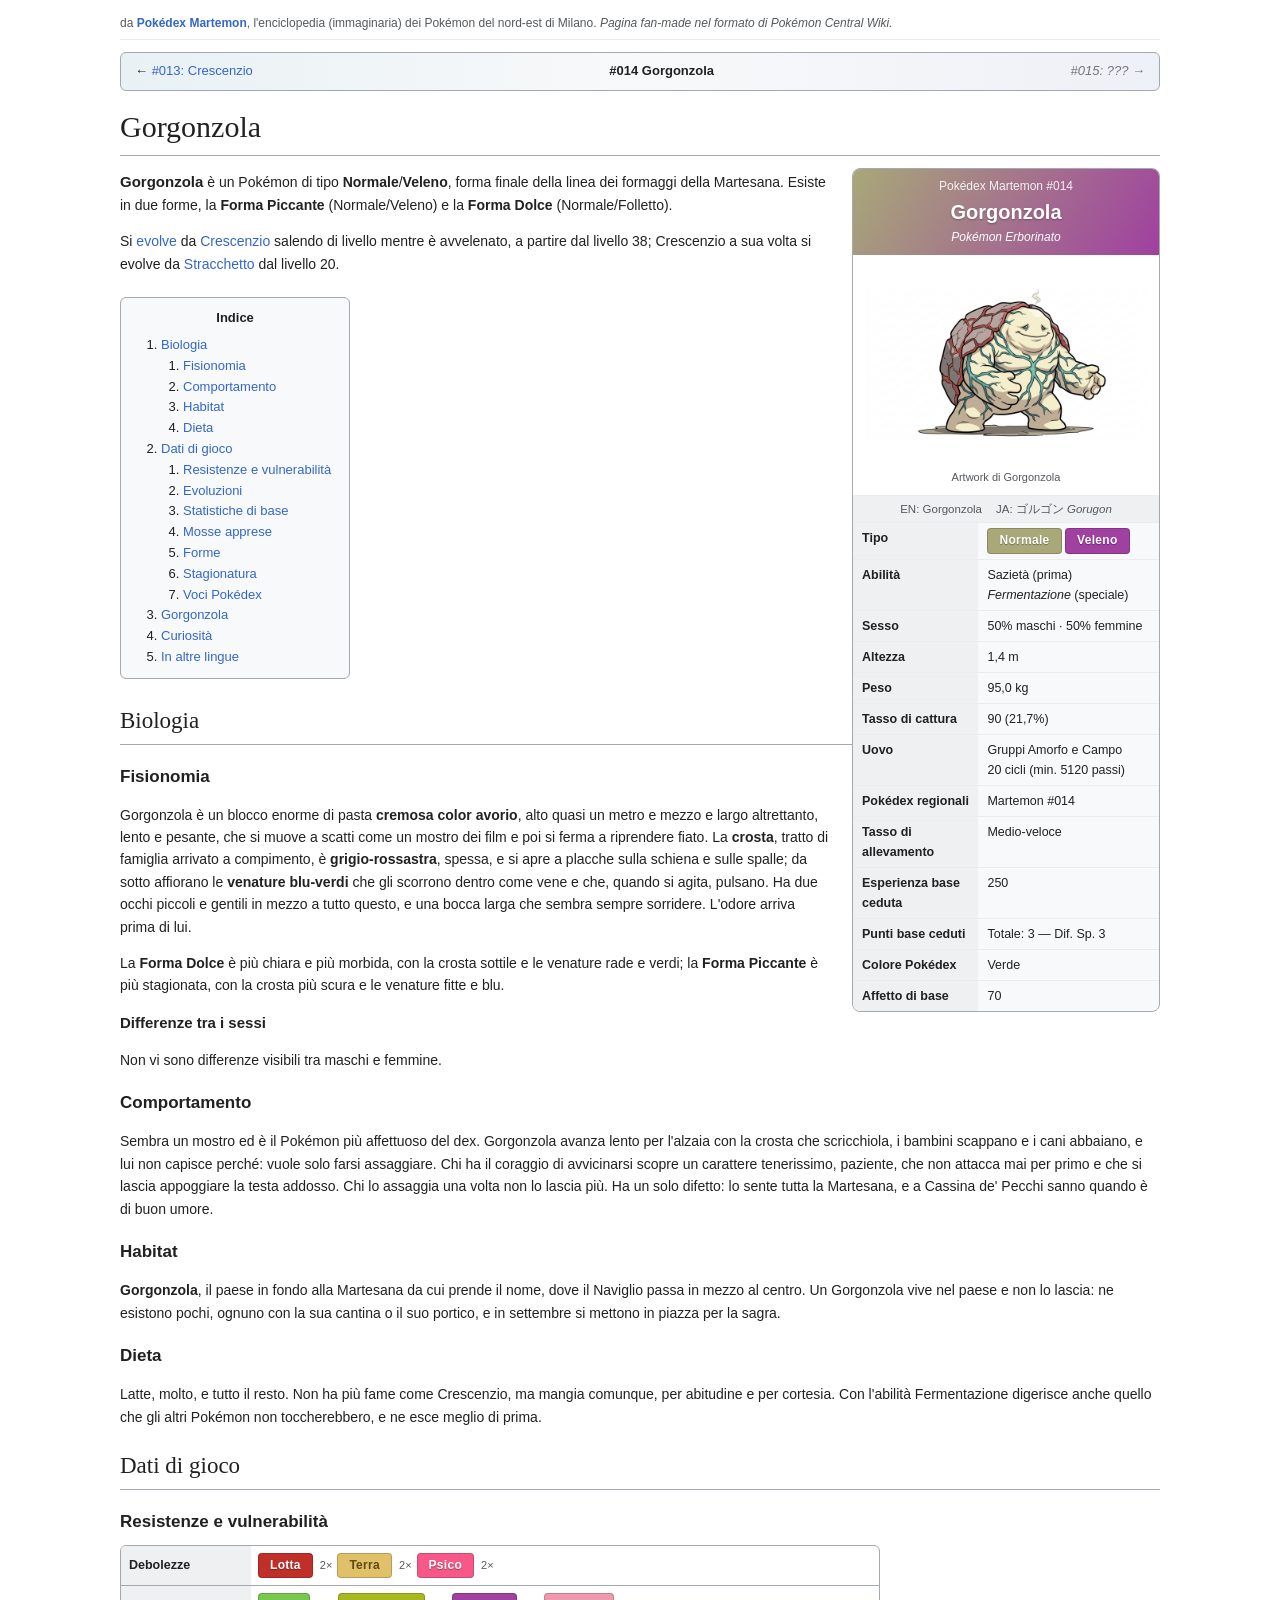
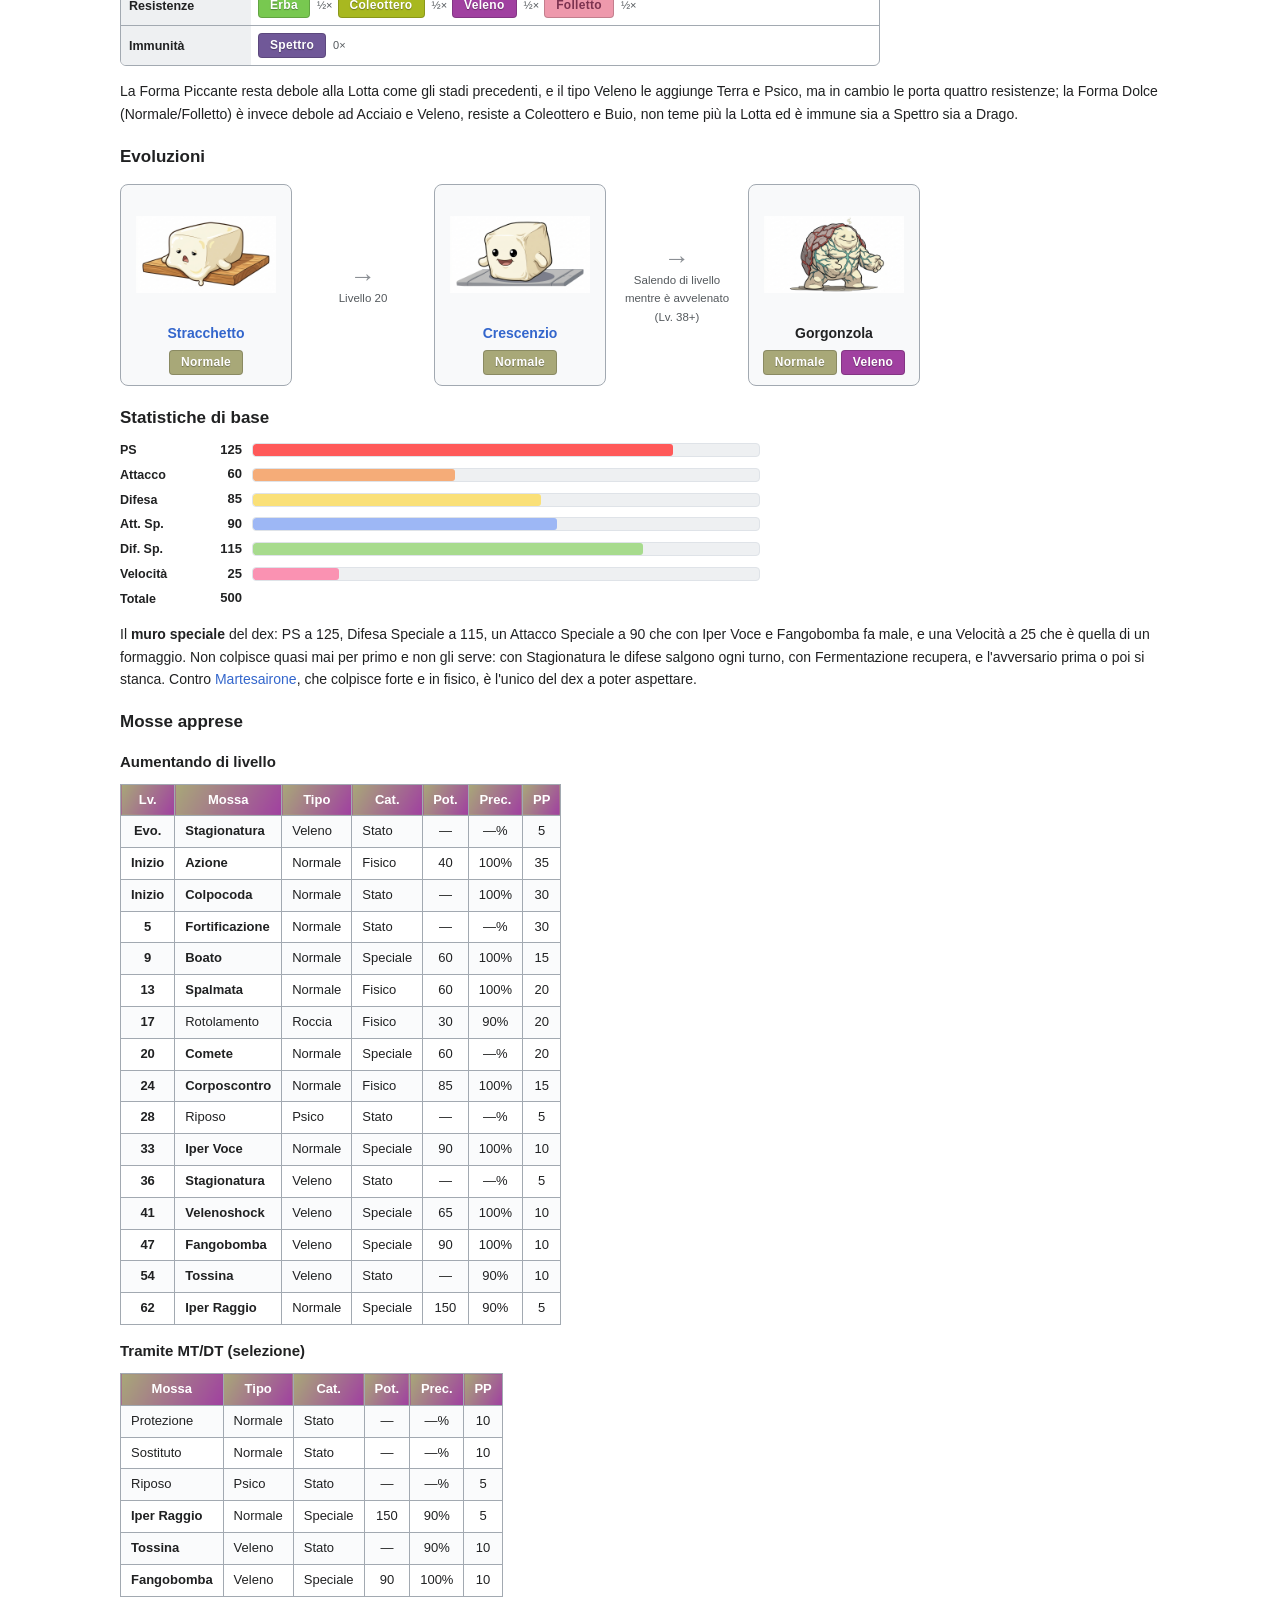
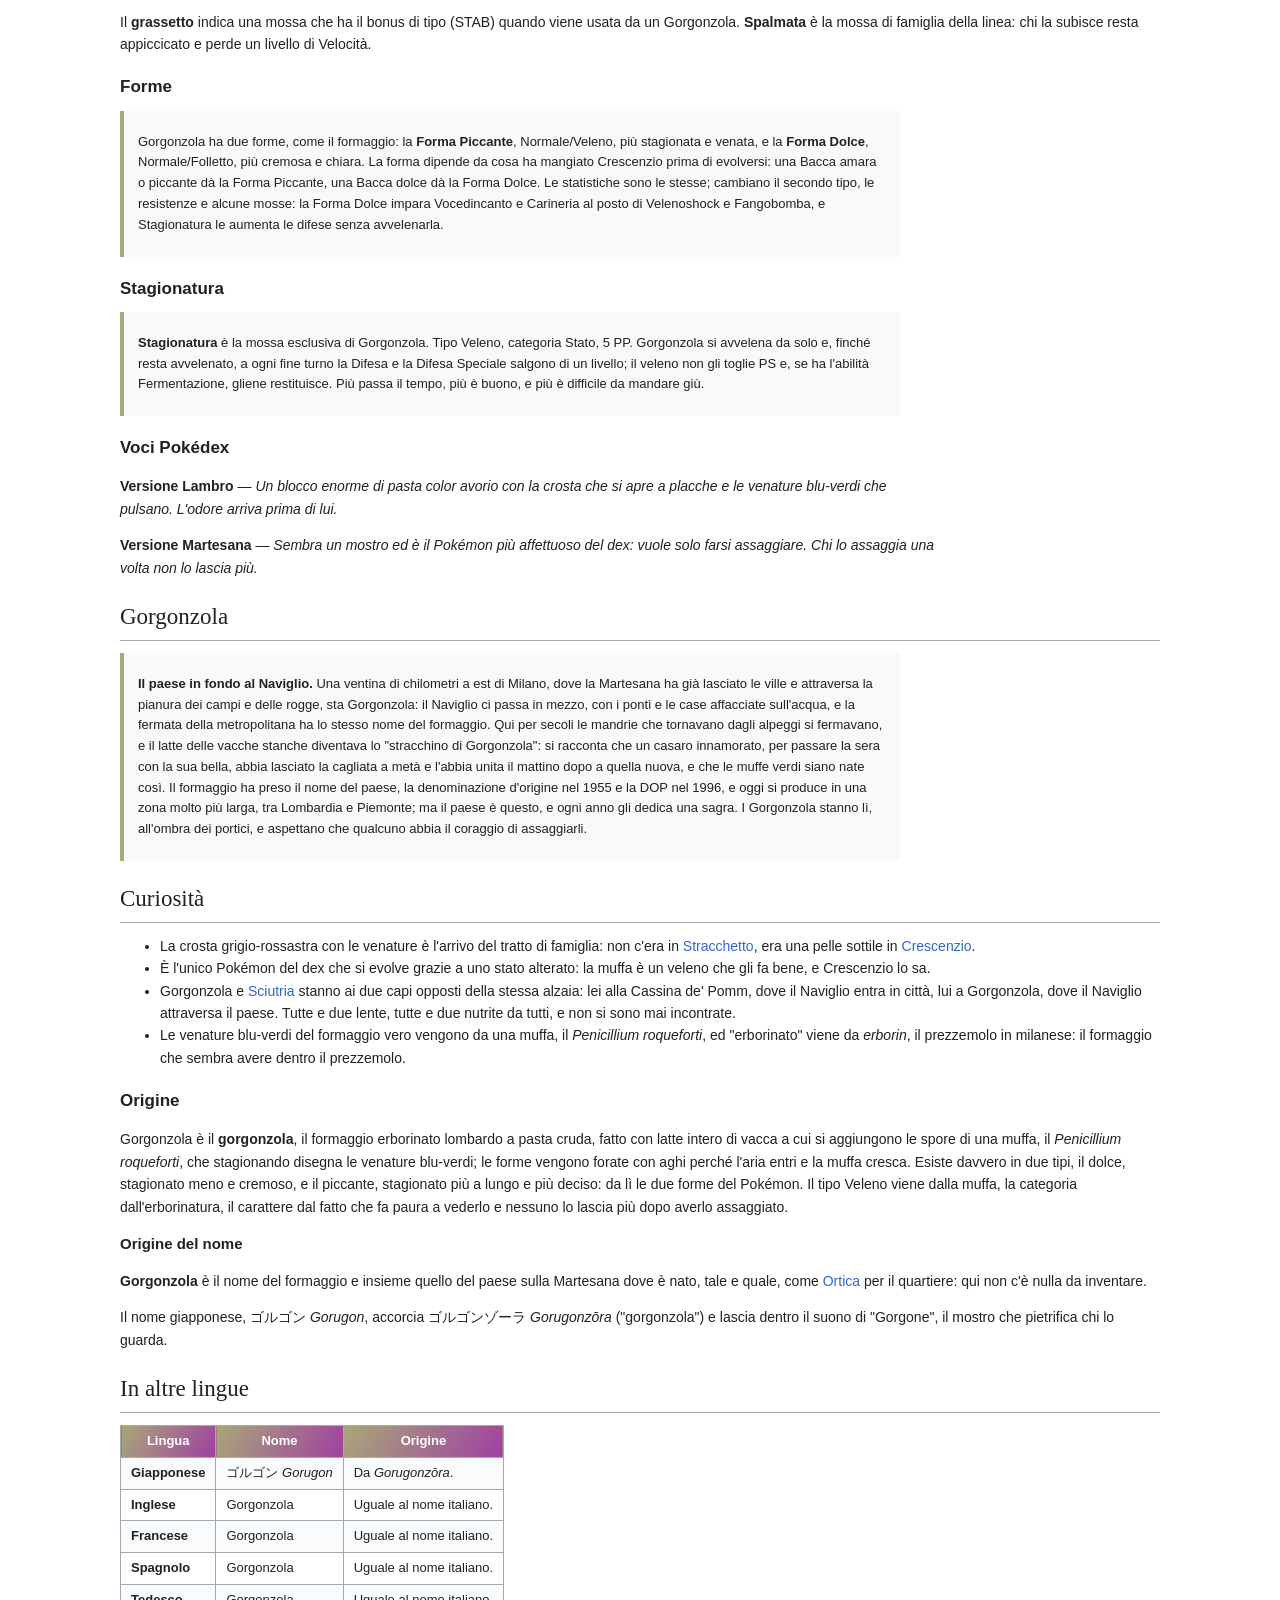
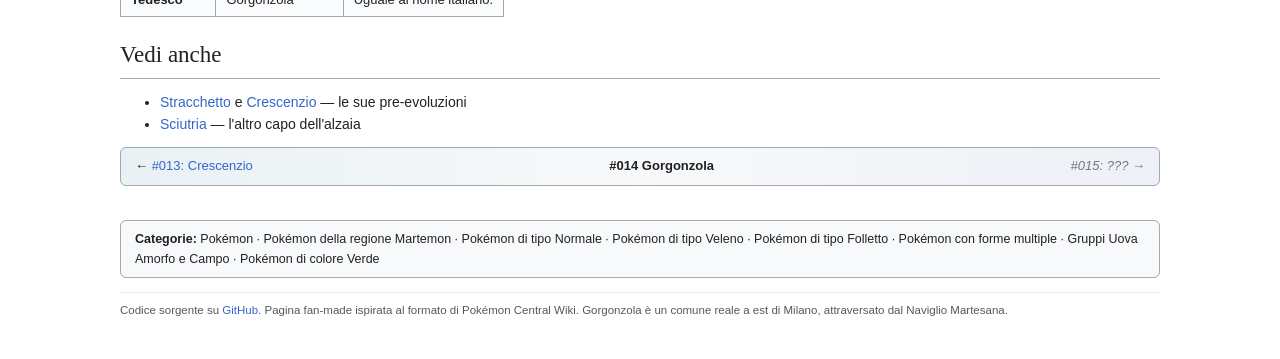
<file: gorgonzola.html>
<!DOCTYPE html>
<html lang="it">
<head>
<meta charset="utf-8">
<meta name="viewport" content="width=device-width, initial-scale=1.0">
<title>Gorgonzola - Pokédex Martemon</title>
<link rel="stylesheet" href="style.css">
</head>
<body class="normale-veleno">
<div class="page">
<div class="sitenotice">da <a href="index.html">Pokédex Martemon</a>, l'enciclopedia (immaginaria) dei Pokémon del nord-est di Milano. <i>Pagina fan-made nel formato di Pokémon Central Wiki.</i></div>
<div class="dexnav"><span>← <a href="crescenzio.html">#013: Crescenzio</a></span><span class="mid">#014 Gorgonzola</span><span class="gap">#015: ??? →</span></div>

<h1>Gorgonzola</h1>
<div class="infobox">
<div class="head"><div class="num">Pokédex Martemon #014</div><div class="name">Gorgonzola</div><div class="cat">Pokémon Erborinato</div></div>
<div class="art"><img src="img/gorgonzola.png" alt="Artwork di Gorgonzola"><div class="capt">Artwork di Gorgonzola</div></div>
<div class="lang"><span>EN: Gorgonzola</span><span>JA: ゴルゴン <i>Gorugon</i></span></div>
<table>
<tr><th>Tipo</th><td><span class="type t-normale">Normale</span> <span class="type t-veleno">Veleno</span></td></tr>
<tr><th>Abilità</th><td>Sazietà (prima)<br><i>Fermentazione</i> (speciale)</td></tr>
<tr><th>Sesso</th><td>50% maschi · 50% femmine</td></tr>
<tr><th>Altezza</th><td>1,4 m</td></tr>
<tr><th>Peso</th><td>95,0 kg</td></tr>
<tr><th>Tasso di cattura</th><td>90 (21,7%)</td></tr>
<tr><th>Uovo</th><td>Gruppi Amorfo e Campo<br>20 cicli (min. 5120 passi)</td></tr>
<tr><th>Pokédex regionali</th><td>Martemon #014</td></tr>
<tr><th>Tasso di allevamento</th><td>Medio-veloce</td></tr>
<tr><th>Esperienza base ceduta</th><td class="num">250</td></tr>
<tr><th>Punti base ceduti</th><td>Totale: 3 — Dif. Sp. 3</td></tr>
<tr><th>Colore Pokédex</th><td>Verde</td></tr>
<tr><th>Affetto di base</th><td class="num">70</td></tr>
</table>
</div>

<p class="intro"><b class="pkmn">Gorgonzola</b> è un Pokémon di tipo <b>Normale</b>/<b>Veleno</b>, forma finale della linea dei formaggi della Martesana. Esiste in due forme, la <b>Forma Piccante</b> (Normale/Veleno) e la <b>Forma Dolce</b> (Normale/Folletto).</p>
<p>Si <a href="#Evoluzioni">evolve</a> da <a href="crescenzio.html">Crescenzio</a> salendo di livello mentre è avvelenato, a partire dal livello 38; Crescenzio a sua volta si evolve da <a href="stracchetto.html">Stracchetto</a> dal livello 20.</p>

<div class="toc"><div class="toctitle">Indice</div>
<ol>
<li><a href="#Biologia">Biologia</a><ol><li><a href="#Fisionomia">Fisionomia</a></li><li><a href="#Comportamento">Comportamento</a></li><li><a href="#Habitat">Habitat</a></li><li><a href="#Dieta">Dieta</a></li></ol></li>
<li><a href="#Dati">Dati di gioco</a><ol><li><a href="#Resistenze">Resistenze e vulnerabilità</a></li><li><a href="#Evoluzioni">Evoluzioni</a></li><li><a href="#Statistiche">Statistiche di base</a></li><li><a href="#Mosse">Mosse apprese</a></li><li><a href="#Forme">Forme</a></li><li><a href="#Stagionatura">Stagionatura</a></li><li><a href="#Voci">Voci Pokédex</a></li></ol></li>
<li><a href="#Gorgonzola">Gorgonzola</a></li>
<li><a href="#Curiosita">Curiosità</a></li>
<li><a href="#Lingue">In altre lingue</a></li>
</ol></div>

<h2 id="Biologia">Biologia</h2>
<h3 id="Fisionomia">Fisionomia</h3>
<p>Gorgonzola è un blocco enorme di pasta <b>cremosa color avorio</b>, alto quasi un metro e mezzo e largo altrettanto, lento e pesante, che si muove a scatti come un mostro dei film e poi si ferma a riprendere fiato. La <b>crosta</b>, tratto di famiglia arrivato a compimento, è <b>grigio-rossastra</b>, spessa, e si apre a placche sulla schiena e sulle spalle; da sotto affiorano le <b>venature blu-verdi</b> che gli scorrono dentro come vene e che, quando si agita, pulsano. Ha due occhi piccoli e gentili in mezzo a tutto questo, e una bocca larga che sembra sempre sorridere. L'odore arriva prima di lui.</p>
<p>La <b>Forma Dolce</b> è più chiara e più morbida, con la crosta sottile e le venature rade e verdi; la <b>Forma Piccante</b> è più stagionata, con la crosta più scura e le venature fitte e blu.</p>
<h4>Differenze tra i sessi</h4>
<p>Non vi sono differenze visibili tra maschi e femmine.</p>

<h3 id="Comportamento">Comportamento</h3>
<p>Sembra un mostro ed è il Pokémon più affettuoso del dex. Gorgonzola avanza lento per l'alzaia con la crosta che scricchiola, i bambini scappano e i cani abbaiano, e lui non capisce perché: vuole solo farsi assaggiare. Chi ha il coraggio di avvicinarsi scopre un carattere tenerissimo, paziente, che non attacca mai per primo e che si lascia appoggiare la testa addosso. Chi lo assaggia una volta non lo lascia più. Ha un solo difetto: lo sente tutta la Martesana, e a Cassina de' Pecchi sanno quando è di buon umore.</p>

<h3 id="Habitat">Habitat</h3>
<p><b>Gorgonzola</b>, il paese in fondo alla Martesana da cui prende il nome, dove il Naviglio passa in mezzo al centro. Un Gorgonzola vive nel paese e non lo lascia: ne esistono pochi, ognuno con la sua cantina o il suo portico, e in settembre si mettono in piazza per la sagra.</p>

<h3 id="Dieta">Dieta</h3>
<p>Latte, molto, e tutto il resto. Non ha più fame come Crescenzio, ma mangia comunque, per abitudine e per cortesia. Con l'abilità Fermentazione digerisce anche quello che gli altri Pokémon non toccherebbero, e ne esce meglio di prima.</p>

<h2 id="Dati">Dati di gioco</h2>
<h3 id="Resistenze">Resistenze e vulnerabilità</h3>
<div class="effbox"><div class="effrow"><div class="efflabel">Debolezze</div><div class="effcells"><span class="type t-lotta">Lotta</span><span class="effx">2×</span><span class="type t-terra">Terra</span><span class="effx">2×</span><span class="type t-psico">Psico</span><span class="effx">2×</span></div></div><div class="effrow"><div class="efflabel">Resistenze</div><div class="effcells"><span class="type t-erba">Erba</span><span class="effx">½×</span><span class="type t-coleot">Coleottero</span><span class="effx">½×</span><span class="type t-veleno">Veleno</span><span class="effx">½×</span><span class="type t-folletto">Folletto</span><span class="effx">½×</span></div></div><div class="effrow"><div class="efflabel">Immunità</div><div class="effcells"><span class="type t-spettro">Spettro</span><span class="effx">0×</span></div></div></div>
<p>La Forma Piccante resta debole alla Lotta come gli stadi precedenti, e il tipo Veleno le aggiunge Terra e Psico, ma in cambio le porta quattro resistenze; la Forma Dolce (Normale/Folletto) è invece debole ad Acciaio e Veleno, resiste a Coleottero e Buio, non teme più la Lotta ed è immune sia a Spettro sia a Drago.</p>

<h3 id="Evoluzioni">Evoluzioni</h3>
<div class="evochain"><div class="evocard"><img src="img/stracchetto.png" alt="Stracchetto"><div class="nm"><a href="stracchetto.html">Stracchetto</a></div><span class="type t-normale">Normale</span></div><div class="evoarrow"><div class="ar">→</div><div>Livello 20</div></div><div class="evocard"><img src="img/crescenzio.png" alt="Crescenzio"><div class="nm"><a href="crescenzio.html">Crescenzio</a></div><span class="type t-normale">Normale</span></div><div class="evoarrow"><div class="ar">→</div><div>Salendo di livello<br>mentre è avvelenato<br>(Lv. 38+)</div></div><div class="evocard"><img src="img/gorgonzola.png" alt="Gorgonzola"><div class="nm">Gorgonzola</div><span class="type t-normale">Normale</span> <span class="type t-veleno">Veleno</span></div></div>

<h3 id="Statistiche">Statistiche di base</h3>
<div class="statbars"><div class="statrow s-ps"><div class="sn">PS</div><div class="sv">125</div><div class="sb"><i style="width:83%"></i></div></div><div class="statrow s-att"><div class="sn">Attacco</div><div class="sv">60</div><div class="sb"><i style="width:40%"></i></div></div><div class="statrow s-dif"><div class="sn">Difesa</div><div class="sv">85</div><div class="sb"><i style="width:57%"></i></div></div><div class="statrow s-asp"><div class="sn">Att. Sp.</div><div class="sv">90</div><div class="sb"><i style="width:60%"></i></div></div><div class="statrow s-dsp"><div class="sn">Dif. Sp.</div><div class="sv">115</div><div class="sb"><i style="width:77%"></i></div></div><div class="statrow s-vel"><div class="sn">Velocità</div><div class="sv">25</div><div class="sb"><i style="width:17%"></i></div></div><div class="statrow"><div class="sn">Totale</div><div class="sv">500</div><div class="sb" style="visibility:hidden"></div></div></div>
<p>Il <b>muro speciale</b> del dex: PS a 125, Difesa Speciale a 115, un Attacco Speciale a 90 che con Iper Voce e Fangobomba fa male, e una Velocità a 25 che è quella di un formaggio. Non colpisce quasi mai per primo e non gli serve: con Stagionatura le difese salgono ogni turno, con Fermentazione recupera, e l'avversario prima o poi si stanca. Contro <a href="martesairone.html">Martesairone</a>, che colpisce forte e in fisico, è l'unico del dex a poter aspettare.</p>

<h3 id="Mosse">Mosse apprese</h3>
<h4>Aumentando di livello</h4>
<table class="wtable">
<tr><th>Lv.</th><th>Mossa</th><th>Tipo</th><th>Cat.</th><th>Pot.</th><th>Prec.</th><th>PP</th></tr>
<tr><td class="lvl">Evo.</td><td class="stab">Stagionatura</td><td>Veleno</td><td>Stato</td><td class="num">—</td><td class="num">—%</td><td class="num">5</td></tr>
<tr><td class="lvl">Inizio</td><td class="stab">Azione</td><td>Normale</td><td>Fisico</td><td class="num">40</td><td class="num">100%</td><td class="num">35</td></tr>
<tr><td class="lvl">Inizio</td><td class="stab">Colpocoda</td><td>Normale</td><td>Stato</td><td class="num">—</td><td class="num">100%</td><td class="num">30</td></tr>
<tr><td class="lvl">5</td><td class="stab">Fortificazione</td><td>Normale</td><td>Stato</td><td class="num">—</td><td class="num">—%</td><td class="num">30</td></tr>
<tr><td class="lvl">9</td><td class="stab">Boato</td><td>Normale</td><td>Speciale</td><td class="num">60</td><td class="num">100%</td><td class="num">15</td></tr>
<tr><td class="lvl">13</td><td class="stab">Spalmata</td><td>Normale</td><td>Fisico</td><td class="num">60</td><td class="num">100%</td><td class="num">20</td></tr>
<tr><td class="lvl">17</td><td>Rotolamento</td><td>Roccia</td><td>Fisico</td><td class="num">30</td><td class="num">90%</td><td class="num">20</td></tr>
<tr><td class="lvl">20</td><td class="stab">Comete</td><td>Normale</td><td>Speciale</td><td class="num">60</td><td class="num">—%</td><td class="num">20</td></tr>
<tr><td class="lvl">24</td><td class="stab">Corposcontro</td><td>Normale</td><td>Fisico</td><td class="num">85</td><td class="num">100%</td><td class="num">15</td></tr>
<tr><td class="lvl">28</td><td>Riposo</td><td>Psico</td><td>Stato</td><td class="num">—</td><td class="num">—%</td><td class="num">5</td></tr>
<tr><td class="lvl">33</td><td class="stab">Iper Voce</td><td>Normale</td><td>Speciale</td><td class="num">90</td><td class="num">100%</td><td class="num">10</td></tr>
<tr><td class="lvl">36</td><td class="stab">Stagionatura</td><td>Veleno</td><td>Stato</td><td class="num">—</td><td class="num">—%</td><td class="num">5</td></tr>
<tr><td class="lvl">41</td><td class="stab">Velenoshock</td><td>Veleno</td><td>Speciale</td><td class="num">65</td><td class="num">100%</td><td class="num">10</td></tr>
<tr><td class="lvl">47</td><td class="stab">Fangobomba</td><td>Veleno</td><td>Speciale</td><td class="num">90</td><td class="num">100%</td><td class="num">10</td></tr>
<tr><td class="lvl">54</td><td class="stab">Tossina</td><td>Veleno</td><td>Stato</td><td class="num">—</td><td class="num">90%</td><td class="num">10</td></tr>
<tr><td class="lvl">62</td><td class="stab">Iper Raggio</td><td>Normale</td><td>Speciale</td><td class="num">150</td><td class="num">90%</td><td class="num">5</td></tr>
</table>
<h4>Tramite MT/DT (selezione)</h4>
<table class="wtable">
<tr><th>Mossa</th><th>Tipo</th><th>Cat.</th><th>Pot.</th><th>Prec.</th><th>PP</th></tr>
<tr><td>Protezione</td><td>Normale</td><td>Stato</td><td class="num">—</td><td class="num">—%</td><td class="num">10</td></tr>
<tr><td>Sostituto</td><td>Normale</td><td>Stato</td><td class="num">—</td><td class="num">—%</td><td class="num">10</td></tr>
<tr><td>Riposo</td><td>Psico</td><td>Stato</td><td class="num">—</td><td class="num">—%</td><td class="num">5</td></tr>
<tr><td class="stab">Iper Raggio</td><td>Normale</td><td>Speciale</td><td class="num">150</td><td class="num">90%</td><td class="num">5</td></tr>
<tr><td class="stab">Tossina</td><td>Veleno</td><td>Stato</td><td class="num">—</td><td class="num">90%</td><td class="num">10</td></tr>
<tr><td class="stab">Fangobomba</td><td>Veleno</td><td>Speciale</td><td class="num">90</td><td class="num">100%</td><td class="num">10</td></tr>
</table>
<p>Il <b>grassetto</b> indica una mossa che ha il bonus di tipo (STAB) quando viene usata da un Gorgonzola. <b>Spalmata</b> è la mossa di famiglia della linea: chi la subisce resta appiccicato e perde un livello di Velocità.</p>

<h3 id="Forme">Forme</h3>
<div class="notabene"><p>Gorgonzola ha due forme, come il formaggio: la <b>Forma Piccante</b>, Normale/Veleno, più stagionata e venata, e la <b>Forma Dolce</b>, Normale/Folletto, più cremosa e chiara. La forma dipende da cosa ha mangiato Crescenzio prima di evolversi: una Bacca amara o piccante dà la Forma Piccante, una Bacca dolce dà la Forma Dolce. Le statistiche sono le stesse; cambiano il secondo tipo, le resistenze e alcune mosse: la Forma Dolce impara Vocedincanto e Carineria al posto di Velenoshock e Fangobomba, e Stagionatura le aumenta le difese senza avvelenarla.</p></div>

<h3 id="Stagionatura">Stagionatura</h3>
<div class="notabene"><p><b>Stagionatura</b> è la mossa esclusiva di Gorgonzola. Tipo Veleno, categoria Stato, 5 PP. Gorgonzola si avvelena da solo e, finché resta avvelenato, a ogni fine turno la Difesa e la Difesa Speciale salgono di un livello; il veleno non gli toglie PS e, se ha l'abilità Fermentazione, gliene restituisce. Più passa il tempo, più è buono, e più è difficile da mandare giù.</p></div>

<h3 id="Voci">Voci Pokédex</h3>
<div class="dexentries">
<p><span class="ver">Versione Lambro</span> — <i>Un blocco enorme di pasta color avorio con la crosta che si apre a placche e le venature blu-verdi che pulsano. L'odore arriva prima di lui.</i></p>
<p><span class="ver">Versione Martesana</span> — <i>Sembra un mostro ed è il Pokémon più affettuoso del dex: vuole solo farsi assaggiare. Chi lo assaggia una volta non lo lascia più.</i></p>
</div>

<h2 id="Gorgonzola">Gorgonzola</h2>
<div class="notabene"><p><b>Il paese in fondo al Naviglio.</b> Una ventina di chilometri a est di Milano, dove la Martesana ha già lasciato le ville e attraversa la pianura dei campi e delle rogge, sta Gorgonzola: il Naviglio ci passa in mezzo, con i ponti e le case affacciate sull'acqua, e la fermata della metropolitana ha lo stesso nome del formaggio. Qui per secoli le mandrie che tornavano dagli alpeggi si fermavano, e il latte delle vacche stanche diventava lo "stracchino di Gorgonzola": si racconta che un casaro innamorato, per passare la sera con la sua bella, abbia lasciato la cagliata a metà e l'abbia unita il mattino dopo a quella nuova, e che le muffe verdi siano nate così. Il formaggio ha preso il nome del paese, la denominazione d'origine nel 1955 e la DOP nel 1996, e oggi si produce in una zona molto più larga, tra Lombardia e Piemonte; ma il paese è questo, e ogni anno gli dedica una sagra. I Gorgonzola stanno lì, all'ombra dei portici, e aspettano che qualcuno abbia il coraggio di assaggiarli.</p></div>

<h2 id="Curiosita">Curiosità</h2>
<ul>
<li>La crosta grigio-rossastra con le venature è l'arrivo del tratto di famiglia: non c'era in <a href="stracchetto.html">Stracchetto</a>, era una pelle sottile in <a href="crescenzio.html">Crescenzio</a>.</li>
<li>È l'unico Pokémon del dex che si evolve grazie a uno stato alterato: la muffa è un veleno che gli fa bene, e Crescenzio lo sa.</li>
<li>Gorgonzola e <a href="sciutria.html">Sciutria</a> stanno ai due capi opposti della stessa alzaia: lei alla Cassina de' Pomm, dove il Naviglio entra in città, lui a Gorgonzola, dove il Naviglio attraversa il paese. Tutte e due lente, tutte e due nutrite da tutti, e non si sono mai incontrate.</li>
<li>Le venature blu-verdi del formaggio vero vengono da una muffa, il <i>Penicillium roqueforti</i>, ed "erborinato" viene da <i>erborin</i>, il prezzemolo in milanese: il formaggio che sembra avere dentro il prezzemolo.</li>
</ul>
<h3>Origine</h3>
<p>Gorgonzola è il <b>gorgonzola</b>, il formaggio erborinato lombardo a pasta cruda, fatto con latte intero di vacca a cui si aggiungono le spore di una muffa, il <i>Penicillium roqueforti</i>, che stagionando disegna le venature blu-verdi; le forme vengono forate con aghi perché l'aria entri e la muffa cresca. Esiste davvero in due tipi, il dolce, stagionato meno e cremoso, e il piccante, stagionato più a lungo e più deciso: da lì le due forme del Pokémon. Il tipo Veleno viene dalla muffa, la categoria dall'erborinatura, il carattere dal fatto che fa paura a vederlo e nessuno lo lascia più dopo averlo assaggiato.</p>
<h4>Origine del nome</h4>
<p><b>Gorgonzola</b> è il nome del formaggio e insieme quello del paese sulla Martesana dove è nato, tale e quale, come <a href="ortica.html">Ortica</a> per il quartiere: qui non c'è nulla da inventare.</p>
<p>Il nome giapponese, ゴルゴン <i>Gorugon</i>, accorcia ゴルゴンゾーラ <i>Gorugonzōra</i> ("gorgonzola") e lascia dentro il suono di "Gorgone", il mostro che pietrifica chi lo guarda.</p>

<h2 id="Lingue">In altre lingue</h2>
<table class="wtable">
<tr><th>Lingua</th><th>Nome</th><th>Origine</th></tr>
<tr><td class="stab">Giapponese</td><td>ゴルゴン <i>Gorugon</i></td><td>Da <i>Gorugonzōra</i>.</td></tr>
<tr><td class="stab">Inglese</td><td>Gorgonzola</td><td>Uguale al nome italiano.</td></tr>
<tr><td class="stab">Francese</td><td>Gorgonzola</td><td>Uguale al nome italiano.</td></tr>
<tr><td class="stab">Spagnolo</td><td>Gorgonzola</td><td>Uguale al nome italiano.</td></tr>
<tr><td class="stab">Tedesco</td><td>Gorgonzola</td><td>Uguale al nome italiano.</td></tr>
</table>

<h2>Vedi anche</h2>
<ul>
<li><a href="stracchetto.html">Stracchetto</a> e <a href="crescenzio.html">Crescenzio</a> — le sue pre-evoluzioni</li>
<li><a href="sciutria.html">Sciutria</a> — l'altro capo dell'alzaia</li>
</ul>

<div class="dexnav"><span>← <a href="crescenzio.html">#013: Crescenzio</a></span><span class="mid">#014 Gorgonzola</span><span class="gap">#015: ??? →</span></div>
<div class="cats"><b>Categorie:</b> Pokémon · Pokémon della regione Martemon · Pokémon di tipo Normale · Pokémon di tipo Veleno · Pokémon di tipo Folletto · Pokémon con forme multiple · Gruppi Uova Amorfo e Campo · Pokémon di colore Verde</div>
<div class="footer">Codice sorgente su <a href="https://github.com/JacopoCiccoianni/Martemon">GitHub</a>. Pagina fan-made ispirata al formato di Pokémon Central Wiki. Gorgonzola è un comune reale a est di Milano, attraversato dal Naviglio Martesana.</div>
</div>
</body>
</html>
</file>
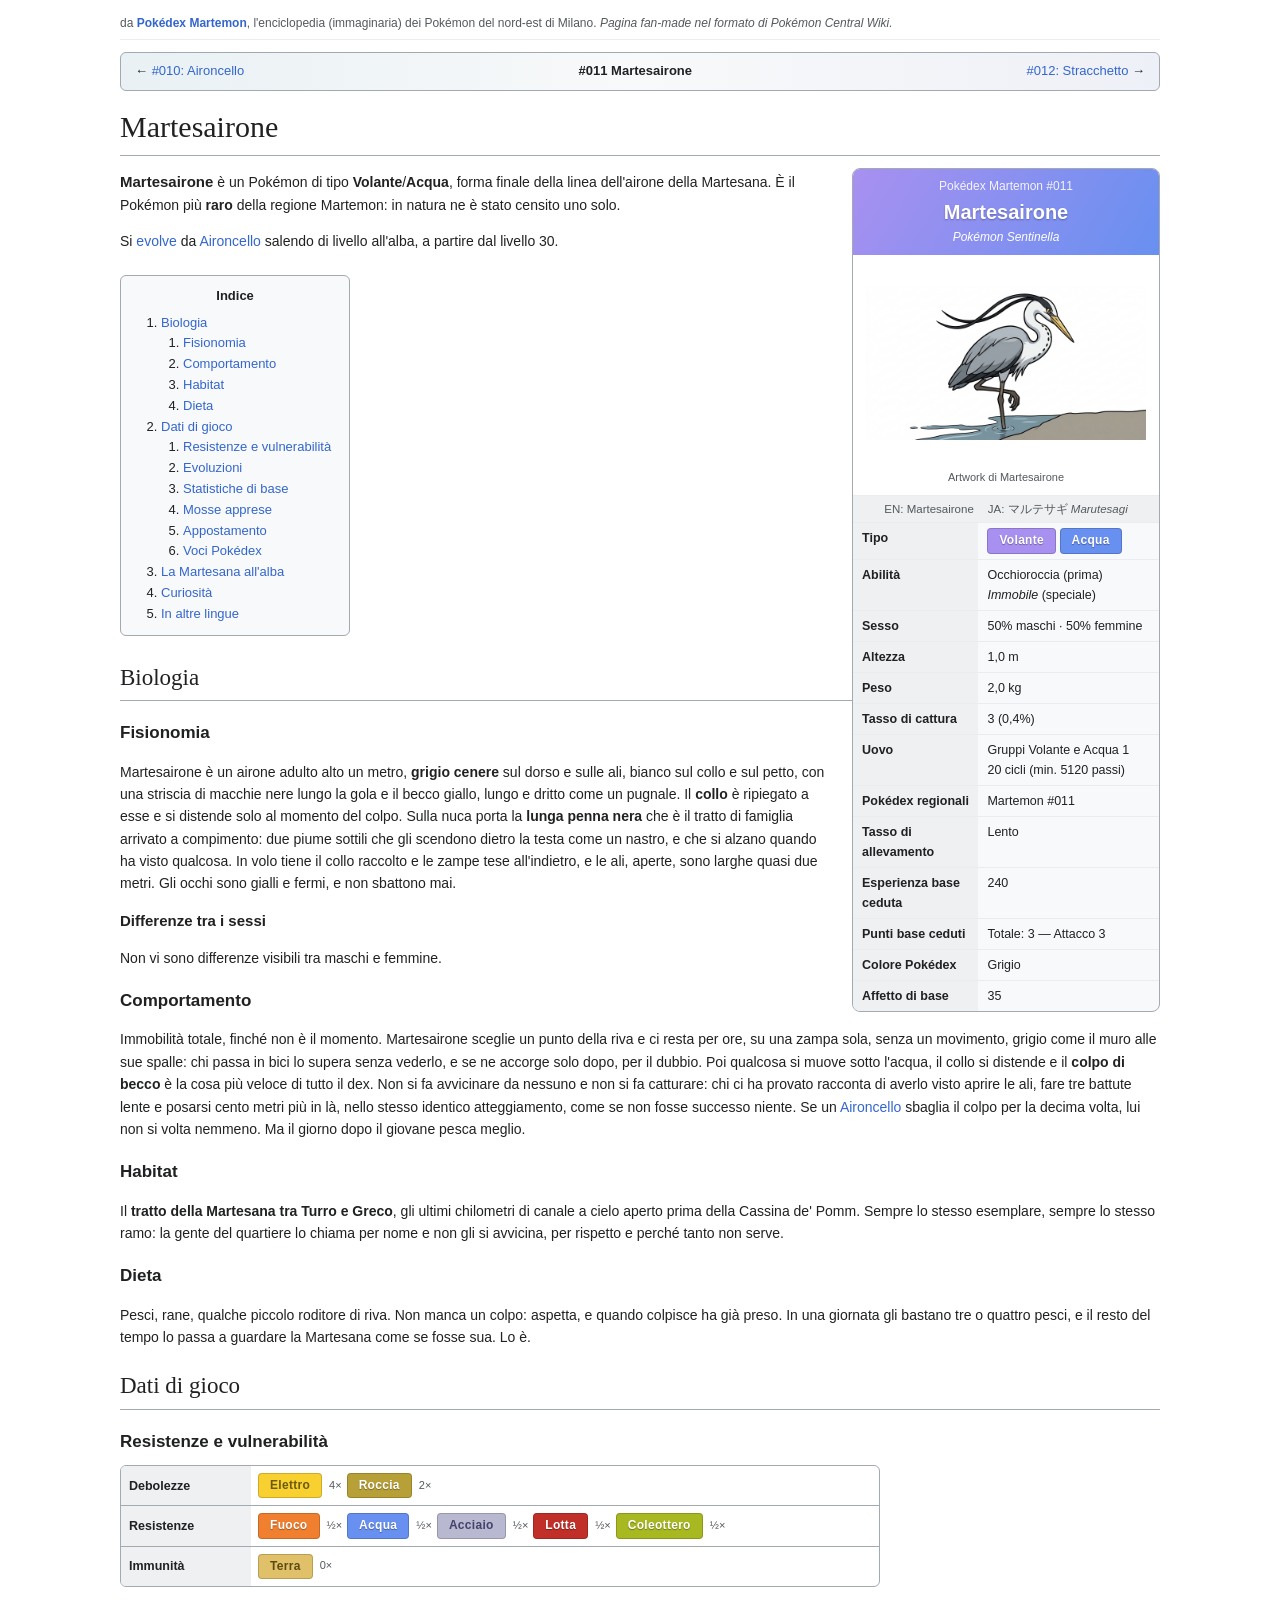
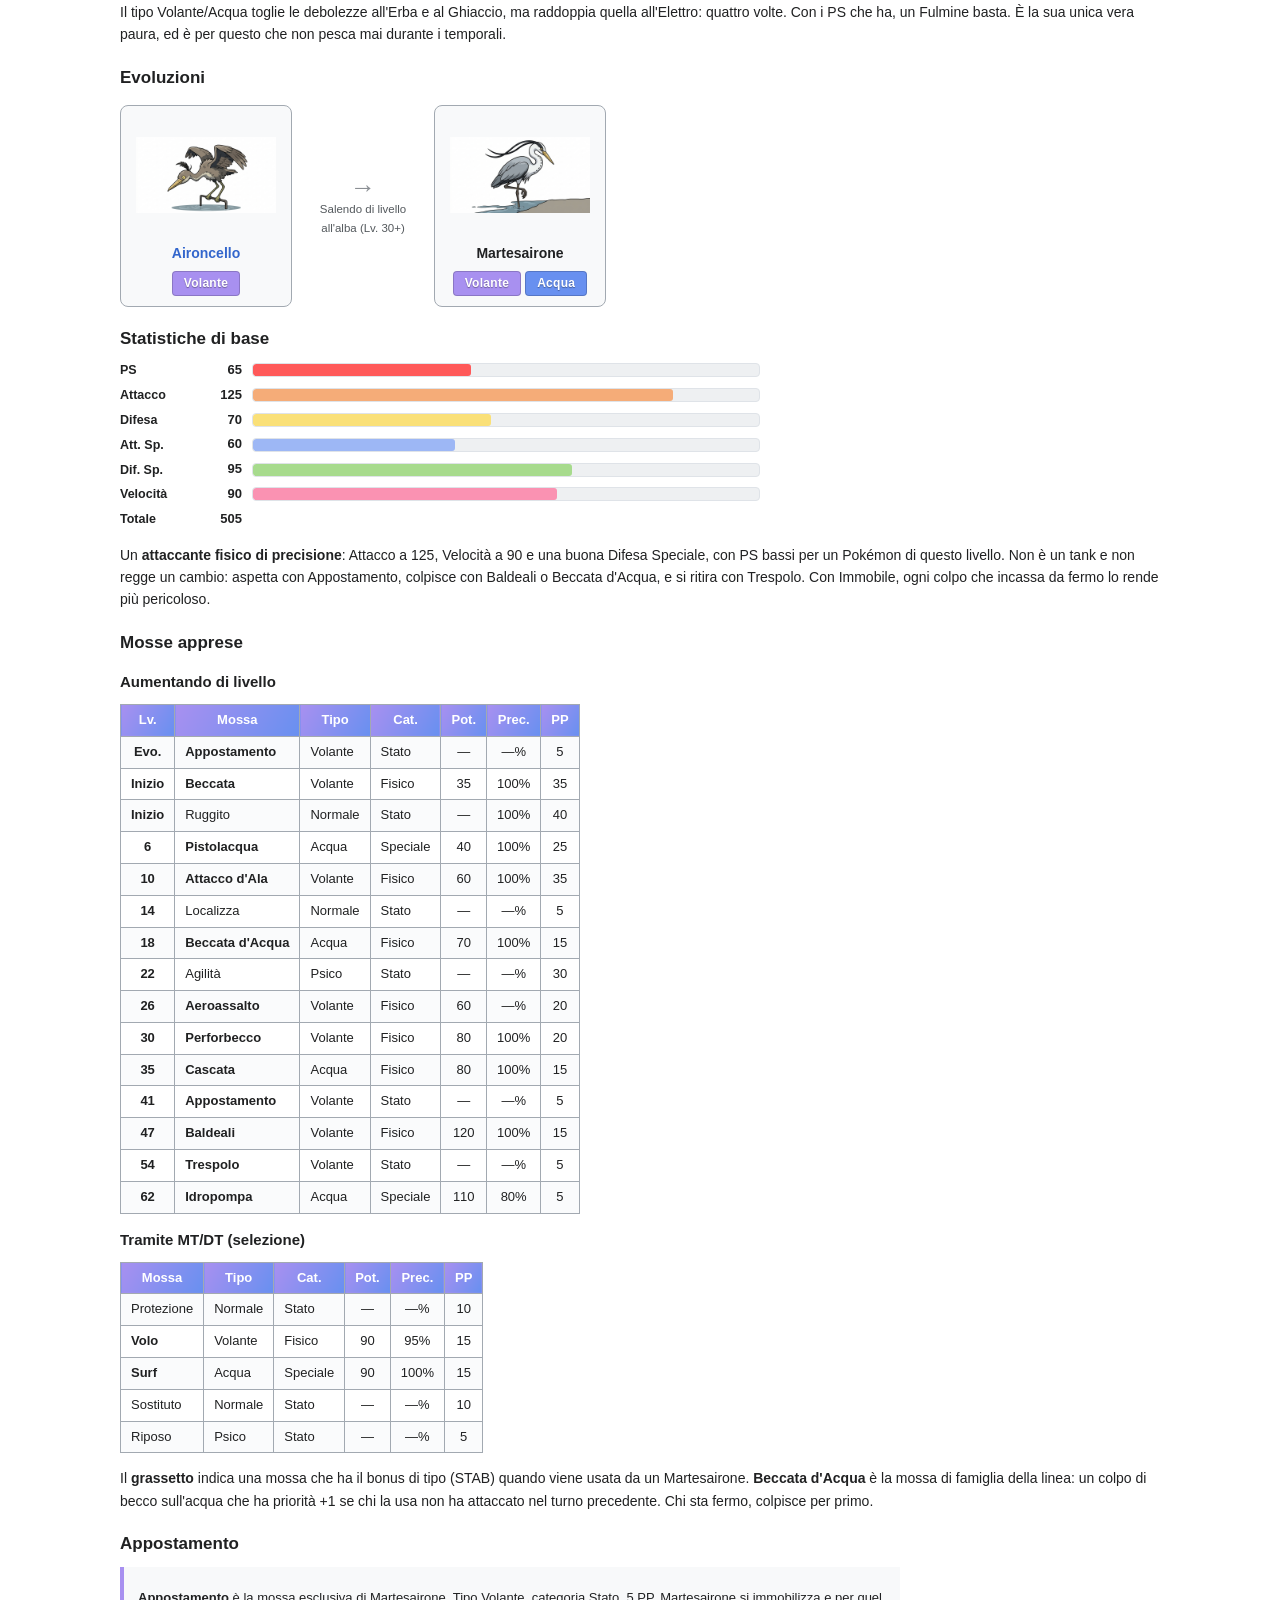
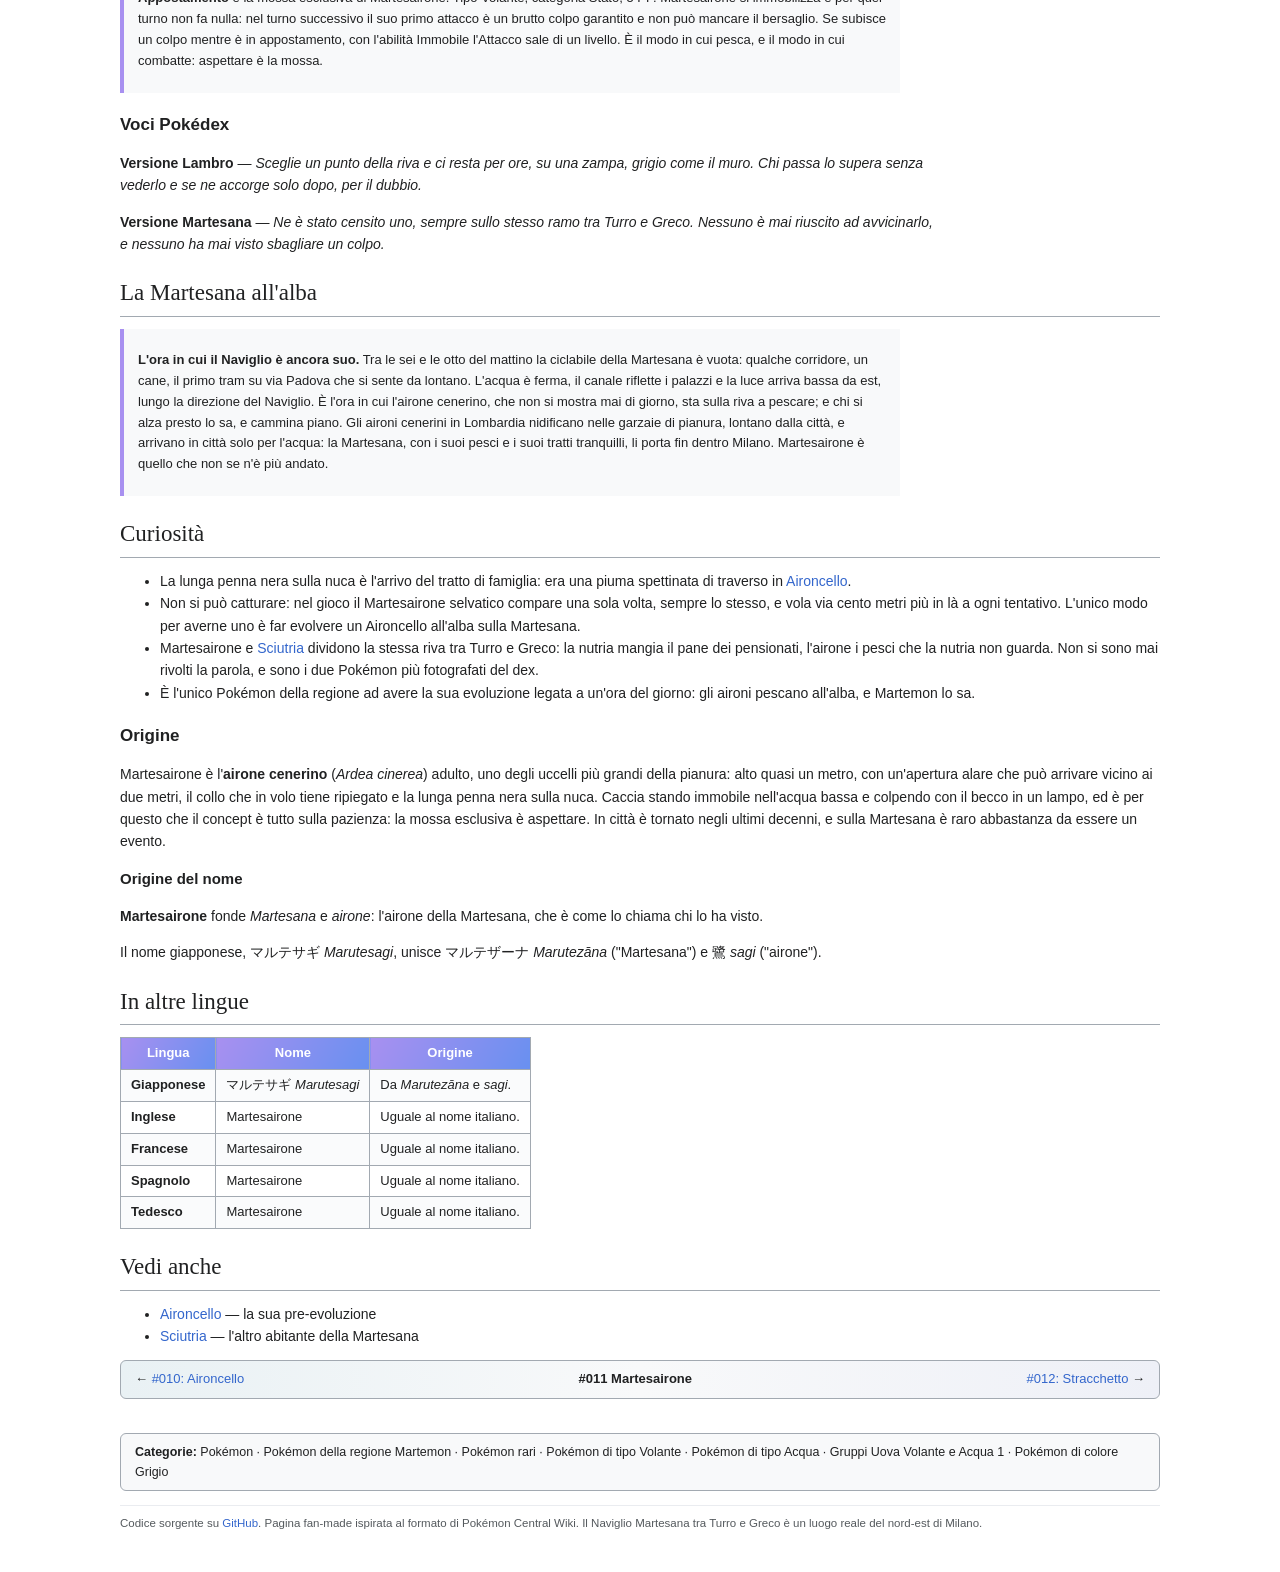
<file: martesairone.html>
<!DOCTYPE html>
<html lang="it">
<head>
<meta charset="utf-8">
<meta name="viewport" content="width=device-width, initial-scale=1.0">
<title>Martesairone - Pokédex Martemon</title>
<link rel="stylesheet" href="style.css">
</head>
<body class="volante-acqua">
<div class="page">
<div class="sitenotice">da <a href="index.html">Pokédex Martemon</a>, l'enciclopedia (immaginaria) dei Pokémon del nord-est di Milano. <i>Pagina fan-made nel formato di Pokémon Central Wiki.</i></div>
<div class="dexnav"><span>← <a href="aironcello.html">#010: Aironcello</a></span><span class="mid">#011 Martesairone</span><span><a href="stracchetto.html">#012: Stracchetto</a> →</span></div>

<h1>Martesairone</h1>
<div class="infobox">
<div class="head"><div class="num">Pokédex Martemon #011</div><div class="name">Martesairone</div><div class="cat">Pokémon Sentinella</div></div>
<div class="art"><img src="img/martesairone.png" alt="Artwork di Martesairone"><div class="capt">Artwork di Martesairone</div></div>
<div class="lang"><span>EN: Martesairone</span><span>JA: マルテサギ <i>Marutesagi</i></span></div>
<table>
<tr><th>Tipo</th><td><span class="type t-volante">Volante</span> <span class="type t-acqua">Acqua</span></td></tr>
<tr><th>Abilità</th><td>Occhioroccia (prima)<br><i>Immobile</i> (speciale)</td></tr>
<tr><th>Sesso</th><td>50% maschi · 50% femmine</td></tr>
<tr><th>Altezza</th><td>1,0 m</td></tr>
<tr><th>Peso</th><td>2,0 kg</td></tr>
<tr><th>Tasso di cattura</th><td>3 (0,4%)</td></tr>
<tr><th>Uovo</th><td>Gruppi Volante e Acqua 1<br>20 cicli (min. 5120 passi)</td></tr>
<tr><th>Pokédex regionali</th><td>Martemon #011</td></tr>
<tr><th>Tasso di allevamento</th><td>Lento</td></tr>
<tr><th>Esperienza base ceduta</th><td class="num">240</td></tr>
<tr><th>Punti base ceduti</th><td>Totale: 3 — Attacco 3</td></tr>
<tr><th>Colore Pokédex</th><td>Grigio</td></tr>
<tr><th>Affetto di base</th><td class="num">35</td></tr>
</table>
</div>

<p class="intro"><b class="pkmn">Martesairone</b> è un Pokémon di tipo <b>Volante</b>/<b>Acqua</b>, forma finale della linea dell'airone della Martesana. È il Pokémon più <b>raro</b> della regione Martemon: in natura ne è stato censito uno solo.</p>
<p>Si <a href="#Evoluzioni">evolve</a> da <a href="aironcello.html">Aironcello</a> salendo di livello all'alba, a partire dal livello 30.</p>

<div class="toc"><div class="toctitle">Indice</div>
<ol>
<li><a href="#Biologia">Biologia</a><ol><li><a href="#Fisionomia">Fisionomia</a></li><li><a href="#Comportamento">Comportamento</a></li><li><a href="#Habitat">Habitat</a></li><li><a href="#Dieta">Dieta</a></li></ol></li>
<li><a href="#Dati">Dati di gioco</a><ol><li><a href="#Resistenze">Resistenze e vulnerabilità</a></li><li><a href="#Evoluzioni">Evoluzioni</a></li><li><a href="#Statistiche">Statistiche di base</a></li><li><a href="#Mosse">Mosse apprese</a></li><li><a href="#Appostamento">Appostamento</a></li><li><a href="#Voci">Voci Pokédex</a></li></ol></li>
<li><a href="#Alba">La Martesana all'alba</a></li>
<li><a href="#Curiosita">Curiosità</a></li>
<li><a href="#Lingue">In altre lingue</a></li>
</ol></div>

<h2 id="Biologia">Biologia</h2>
<h3 id="Fisionomia">Fisionomia</h3>
<p>Martesairone è un airone adulto alto un metro, <b>grigio cenere</b> sul dorso e sulle ali, bianco sul collo e sul petto, con una striscia di macchie nere lungo la gola e il becco giallo, lungo e dritto come un pugnale. Il <b>collo</b> è ripiegato a esse e si distende solo al momento del colpo. Sulla nuca porta la <b>lunga penna nera</b> che è il tratto di famiglia arrivato a compimento: due piume sottili che gli scendono dietro la testa come un nastro, e che si alzano quando ha visto qualcosa. In volo tiene il collo raccolto e le zampe tese all'indietro, e le ali, aperte, sono larghe quasi due metri. Gli occhi sono gialli e fermi, e non sbattono mai.</p>
<h4>Differenze tra i sessi</h4>
<p>Non vi sono differenze visibili tra maschi e femmine.</p>

<h3 id="Comportamento">Comportamento</h3>
<p>Immobilità totale, finché non è il momento. Martesairone sceglie un punto della riva e ci resta per ore, su una zampa sola, senza un movimento, grigio come il muro alle sue spalle: chi passa in bici lo supera senza vederlo, e se ne accorge solo dopo, per il dubbio. Poi qualcosa si muove sotto l'acqua, il collo si distende e il <b>colpo di becco</b> è la cosa più veloce di tutto il dex. Non si fa avvicinare da nessuno e non si fa catturare: chi ci ha provato racconta di averlo visto aprire le ali, fare tre battute lente e posarsi cento metri più in là, nello stesso identico atteggiamento, come se non fosse successo niente. Se un <a href="aironcello.html">Aironcello</a> sbaglia il colpo per la decima volta, lui non si volta nemmeno. Ma il giorno dopo il giovane pesca meglio.</p>

<h3 id="Habitat">Habitat</h3>
<p>Il <b>tratto della Martesana tra Turro e Greco</b>, gli ultimi chilometri di canale a cielo aperto prima della Cassina de' Pomm. Sempre lo stesso esemplare, sempre lo stesso ramo: la gente del quartiere lo chiama per nome e non gli si avvicina, per rispetto e perché tanto non serve.</p>

<h3 id="Dieta">Dieta</h3>
<p>Pesci, rane, qualche piccolo roditore di riva. Non manca un colpo: aspetta, e quando colpisce ha già preso. In una giornata gli bastano tre o quattro pesci, e il resto del tempo lo passa a guardare la Martesana come se fosse sua. Lo è.</p>

<h2 id="Dati">Dati di gioco</h2>
<h3 id="Resistenze">Resistenze e vulnerabilità</h3>
<div class="effbox"><div class="effrow"><div class="efflabel">Debolezze</div><div class="effcells"><span class="type t-elettro">Elettro</span><span class="effx">4×</span><span class="type t-roccia">Roccia</span><span class="effx">2×</span></div></div><div class="effrow"><div class="efflabel">Resistenze</div><div class="effcells"><span class="type t-fuoco">Fuoco</span><span class="effx">½×</span><span class="type t-acqua">Acqua</span><span class="effx">½×</span><span class="type t-acciaio">Acciaio</span><span class="effx">½×</span><span class="type t-lotta">Lotta</span><span class="effx">½×</span><span class="type t-coleot">Coleottero</span><span class="effx">½×</span></div></div><div class="effrow"><div class="efflabel">Immunità</div><div class="effcells"><span class="type t-terra">Terra</span><span class="effx">0×</span></div></div></div>
<p>Il tipo Volante/Acqua toglie le debolezze all'Erba e al Ghiaccio, ma raddoppia quella all'Elettro: quattro volte. Con i PS che ha, un Fulmine basta. È la sua unica vera paura, ed è per questo che non pesca mai durante i temporali.</p>

<h3 id="Evoluzioni">Evoluzioni</h3>
<div class="evochain"><div class="evocard"><img src="img/aironcello.png" alt="Aironcello"><div class="nm"><a href="aironcello.html">Aironcello</a></div><span class="type t-volante">Volante</span></div><div class="evoarrow"><div class="ar">→</div><div>Salendo di livello<br>all'alba (Lv. 30+)</div></div><div class="evocard"><img src="img/martesairone.png" alt="Martesairone"><div class="nm">Martesairone</div><span class="type t-volante">Volante</span> <span class="type t-acqua">Acqua</span></div></div>

<h3 id="Statistiche">Statistiche di base</h3>
<div class="statbars"><div class="statrow s-ps"><div class="sn">PS</div><div class="sv">65</div><div class="sb"><i style="width:43%"></i></div></div><div class="statrow s-att"><div class="sn">Attacco</div><div class="sv">125</div><div class="sb"><i style="width:83%"></i></div></div><div class="statrow s-dif"><div class="sn">Difesa</div><div class="sv">70</div><div class="sb"><i style="width:47%"></i></div></div><div class="statrow s-asp"><div class="sn">Att. Sp.</div><div class="sv">60</div><div class="sb"><i style="width:40%"></i></div></div><div class="statrow s-dsp"><div class="sn">Dif. Sp.</div><div class="sv">95</div><div class="sb"><i style="width:63%"></i></div></div><div class="statrow s-vel"><div class="sn">Velocità</div><div class="sv">90</div><div class="sb"><i style="width:60%"></i></div></div><div class="statrow"><div class="sn">Totale</div><div class="sv">505</div><div class="sb" style="visibility:hidden"></div></div></div>
<p>Un <b>attaccante fisico di precisione</b>: Attacco a 125, Velocità a 90 e una buona Difesa Speciale, con PS bassi per un Pokémon di questo livello. Non è un tank e non regge un cambio: aspetta con Appostamento, colpisce con Baldeali o Beccata d'Acqua, e si ritira con Trespolo. Con Immobile, ogni colpo che incassa da fermo lo rende più pericoloso.</p>

<h3 id="Mosse">Mosse apprese</h3>
<h4>Aumentando di livello</h4>
<table class="wtable">
<tr><th>Lv.</th><th>Mossa</th><th>Tipo</th><th>Cat.</th><th>Pot.</th><th>Prec.</th><th>PP</th></tr>
<tr><td class="lvl">Evo.</td><td class="stab">Appostamento</td><td>Volante</td><td>Stato</td><td class="num">—</td><td class="num">—%</td><td class="num">5</td></tr>
<tr><td class="lvl">Inizio</td><td class="stab">Beccata</td><td>Volante</td><td>Fisico</td><td class="num">35</td><td class="num">100%</td><td class="num">35</td></tr>
<tr><td class="lvl">Inizio</td><td>Ruggito</td><td>Normale</td><td>Stato</td><td class="num">—</td><td class="num">100%</td><td class="num">40</td></tr>
<tr><td class="lvl">6</td><td class="stab">Pistolacqua</td><td>Acqua</td><td>Speciale</td><td class="num">40</td><td class="num">100%</td><td class="num">25</td></tr>
<tr><td class="lvl">10</td><td class="stab">Attacco d'Ala</td><td>Volante</td><td>Fisico</td><td class="num">60</td><td class="num">100%</td><td class="num">35</td></tr>
<tr><td class="lvl">14</td><td>Localizza</td><td>Normale</td><td>Stato</td><td class="num">—</td><td class="num">—%</td><td class="num">5</td></tr>
<tr><td class="lvl">18</td><td class="stab">Beccata d'Acqua</td><td>Acqua</td><td>Fisico</td><td class="num">70</td><td class="num">100%</td><td class="num">15</td></tr>
<tr><td class="lvl">22</td><td>Agilità</td><td>Psico</td><td>Stato</td><td class="num">—</td><td class="num">—%</td><td class="num">30</td></tr>
<tr><td class="lvl">26</td><td class="stab">Aeroassalto</td><td>Volante</td><td>Fisico</td><td class="num">60</td><td class="num">—%</td><td class="num">20</td></tr>
<tr><td class="lvl">30</td><td class="stab">Perforbecco</td><td>Volante</td><td>Fisico</td><td class="num">80</td><td class="num">100%</td><td class="num">20</td></tr>
<tr><td class="lvl">35</td><td class="stab">Cascata</td><td>Acqua</td><td>Fisico</td><td class="num">80</td><td class="num">100%</td><td class="num">15</td></tr>
<tr><td class="lvl">41</td><td class="stab">Appostamento</td><td>Volante</td><td>Stato</td><td class="num">—</td><td class="num">—%</td><td class="num">5</td></tr>
<tr><td class="lvl">47</td><td class="stab">Baldeali</td><td>Volante</td><td>Fisico</td><td class="num">120</td><td class="num">100%</td><td class="num">15</td></tr>
<tr><td class="lvl">54</td><td class="stab">Trespolo</td><td>Volante</td><td>Stato</td><td class="num">—</td><td class="num">—%</td><td class="num">5</td></tr>
<tr><td class="lvl">62</td><td class="stab">Idropompa</td><td>Acqua</td><td>Speciale</td><td class="num">110</td><td class="num">80%</td><td class="num">5</td></tr>
</table>
<h4>Tramite MT/DT (selezione)</h4>
<table class="wtable">
<tr><th>Mossa</th><th>Tipo</th><th>Cat.</th><th>Pot.</th><th>Prec.</th><th>PP</th></tr>
<tr><td>Protezione</td><td>Normale</td><td>Stato</td><td class="num">—</td><td class="num">—%</td><td class="num">10</td></tr>
<tr><td class="stab">Volo</td><td>Volante</td><td>Fisico</td><td class="num">90</td><td class="num">95%</td><td class="num">15</td></tr>
<tr><td class="stab">Surf</td><td>Acqua</td><td>Speciale</td><td class="num">90</td><td class="num">100%</td><td class="num">15</td></tr>
<tr><td>Sostituto</td><td>Normale</td><td>Stato</td><td class="num">—</td><td class="num">—%</td><td class="num">10</td></tr>
<tr><td>Riposo</td><td>Psico</td><td>Stato</td><td class="num">—</td><td class="num">—%</td><td class="num">5</td></tr>
</table>
<p>Il <b>grassetto</b> indica una mossa che ha il bonus di tipo (STAB) quando viene usata da un Martesairone. <b>Beccata d'Acqua</b> è la mossa di famiglia della linea: un colpo di becco sull'acqua che ha priorità +1 se chi la usa non ha attaccato nel turno precedente. Chi sta fermo, colpisce per primo.</p>

<h3 id="Appostamento">Appostamento</h3>
<div class="notabene"><p><b>Appostamento</b> è la mossa esclusiva di Martesairone. Tipo Volante, categoria Stato, 5 PP. Martesairone si immobilizza e per quel turno non fa nulla: nel turno successivo il suo primo attacco è un brutto colpo garantito e non può mancare il bersaglio. Se subisce un colpo mentre è in appostamento, con l'abilità Immobile l'Attacco sale di un livello. È il modo in cui pesca, e il modo in cui combatte: aspettare è la mossa.</p></div>

<h3 id="Voci">Voci Pokédex</h3>
<div class="dexentries">
<p><span class="ver">Versione Lambro</span> — <i>Sceglie un punto della riva e ci resta per ore, su una zampa, grigio come il muro. Chi passa lo supera senza vederlo e se ne accorge solo dopo, per il dubbio.</i></p>
<p><span class="ver">Versione Martesana</span> — <i>Ne è stato censito uno, sempre sullo stesso ramo tra Turro e Greco. Nessuno è mai riuscito ad avvicinarlo, e nessuno ha mai visto sbagliare un colpo.</i></p>
</div>

<h2 id="Alba">La Martesana all'alba</h2>
<div class="notabene"><p><b>L'ora in cui il Naviglio è ancora suo.</b> Tra le sei e le otto del mattino la ciclabile della Martesana è vuota: qualche corridore, un cane, il primo tram su via Padova che si sente da lontano. L'acqua è ferma, il canale riflette i palazzi e la luce arriva bassa da est, lungo la direzione del Naviglio. È l'ora in cui l'airone cenerino, che non si mostra mai di giorno, sta sulla riva a pescare; e chi si alza presto lo sa, e cammina piano. Gli aironi cenerini in Lombardia nidificano nelle garzaie di pianura, lontano dalla città, e arrivano in città solo per l'acqua: la Martesana, con i suoi pesci e i suoi tratti tranquilli, li porta fin dentro Milano. Martesairone è quello che non se n'è più andato.</p></div>

<h2 id="Curiosita">Curiosità</h2>
<ul>
<li>La lunga penna nera sulla nuca è l'arrivo del tratto di famiglia: era una piuma spettinata di traverso in <a href="aironcello.html">Aironcello</a>.</li>
<li>Non si può catturare: nel gioco il Martesairone selvatico compare una sola volta, sempre lo stesso, e vola via cento metri più in là a ogni tentativo. L'unico modo per averne uno è far evolvere un Aironcello all'alba sulla Martesana.</li>
<li>Martesairone e <a href="sciutria.html">Sciutria</a> dividono la stessa riva tra Turro e Greco: la nutria mangia il pane dei pensionati, l'airone i pesci che la nutria non guarda. Non si sono mai rivolti la parola, e sono i due Pokémon più fotografati del dex.</li>
<li>È l'unico Pokémon della regione ad avere la sua evoluzione legata a un'ora del giorno: gli aironi pescano all'alba, e Martemon lo sa.</li>
</ul>
<h3>Origine</h3>
<p>Martesairone è l'<b>airone cenerino</b> (<i>Ardea cinerea</i>) adulto, uno degli uccelli più grandi della pianura: alto quasi un metro, con un'apertura alare che può arrivare vicino ai due metri, il collo che in volo tiene ripiegato e la lunga penna nera sulla nuca. Caccia stando immobile nell'acqua bassa e colpendo con il becco in un lampo, ed è per questo che il concept è tutto sulla pazienza: la mossa esclusiva è aspettare. In città è tornato negli ultimi decenni, e sulla Martesana è raro abbastanza da essere un evento.</p>
<h4>Origine del nome</h4>
<p><b>Martesairone</b> fonde <i>Martesana</i> e <i>airone</i>: l'airone della Martesana, che è come lo chiama chi lo ha visto.</p>
<p>Il nome giapponese, マルテサギ <i>Marutesagi</i>, unisce マルテザーナ <i>Marutezāna</i> ("Martesana") e 鷺 <i>sagi</i> ("airone").</p>

<h2 id="Lingue">In altre lingue</h2>
<table class="wtable">
<tr><th>Lingua</th><th>Nome</th><th>Origine</th></tr>
<tr><td class="stab">Giapponese</td><td>マルテサギ <i>Marutesagi</i></td><td>Da <i>Marutezāna</i> e <i>sagi</i>.</td></tr>
<tr><td class="stab">Inglese</td><td>Martesairone</td><td>Uguale al nome italiano.</td></tr>
<tr><td class="stab">Francese</td><td>Martesairone</td><td>Uguale al nome italiano.</td></tr>
<tr><td class="stab">Spagnolo</td><td>Martesairone</td><td>Uguale al nome italiano.</td></tr>
<tr><td class="stab">Tedesco</td><td>Martesairone</td><td>Uguale al nome italiano.</td></tr>
</table>

<h2>Vedi anche</h2>
<ul>
<li><a href="aironcello.html">Aironcello</a> — la sua pre-evoluzione</li>
<li><a href="sciutria.html">Sciutria</a> — l'altro abitante della Martesana</li>
</ul>

<div class="dexnav"><span>← <a href="aironcello.html">#010: Aironcello</a></span><span class="mid">#011 Martesairone</span><span><a href="stracchetto.html">#012: Stracchetto</a> →</span></div>
<div class="cats"><b>Categorie:</b> Pokémon · Pokémon della regione Martemon · Pokémon rari · Pokémon di tipo Volante · Pokémon di tipo Acqua · Gruppi Uova Volante e Acqua 1 · Pokémon di colore Grigio</div>
<div class="footer">Codice sorgente su <a href="https://github.com/JacopoCiccoianni/Martemon">GitHub</a>. Pagina fan-made ispirata al formato di Pokémon Central Wiki. Il Naviglio Martesana tra Turro e Greco è un luogo reale del nord-est di Milano.</div>
</div>
</body>
</html>
</file>
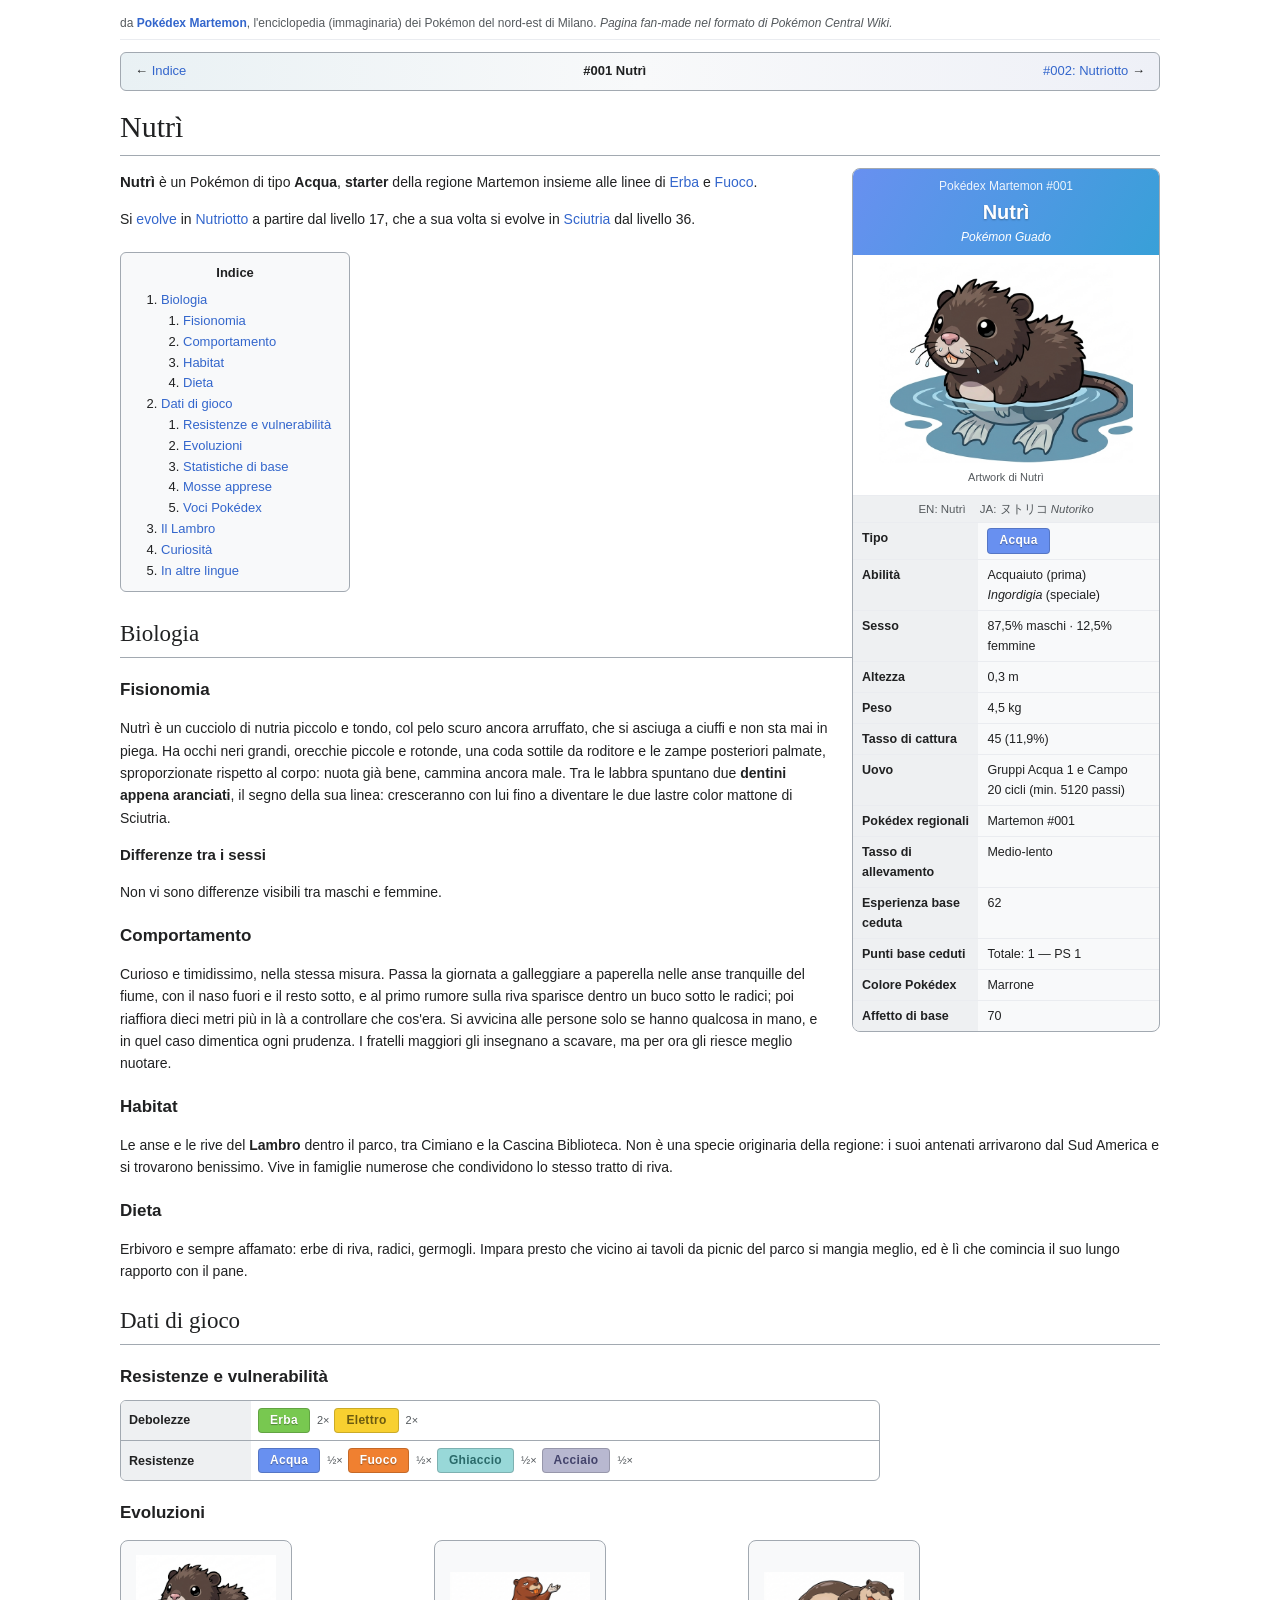
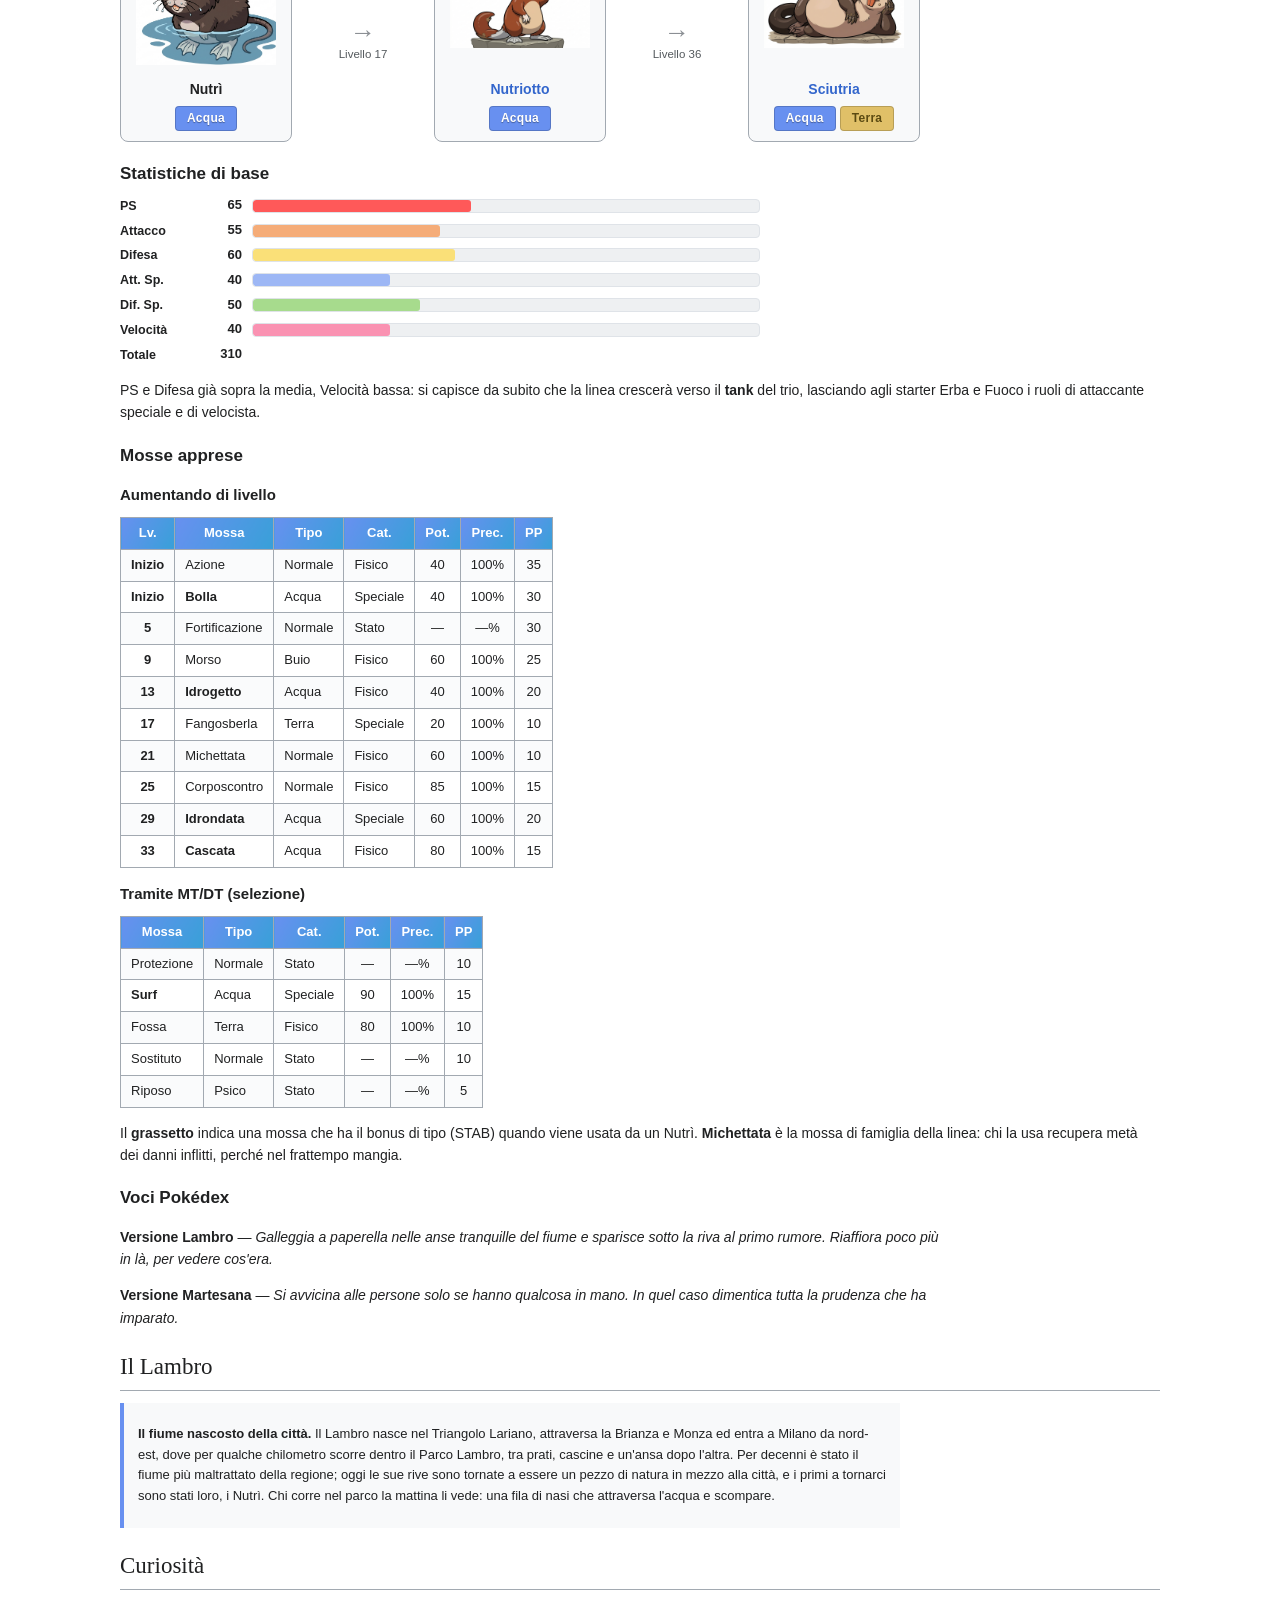
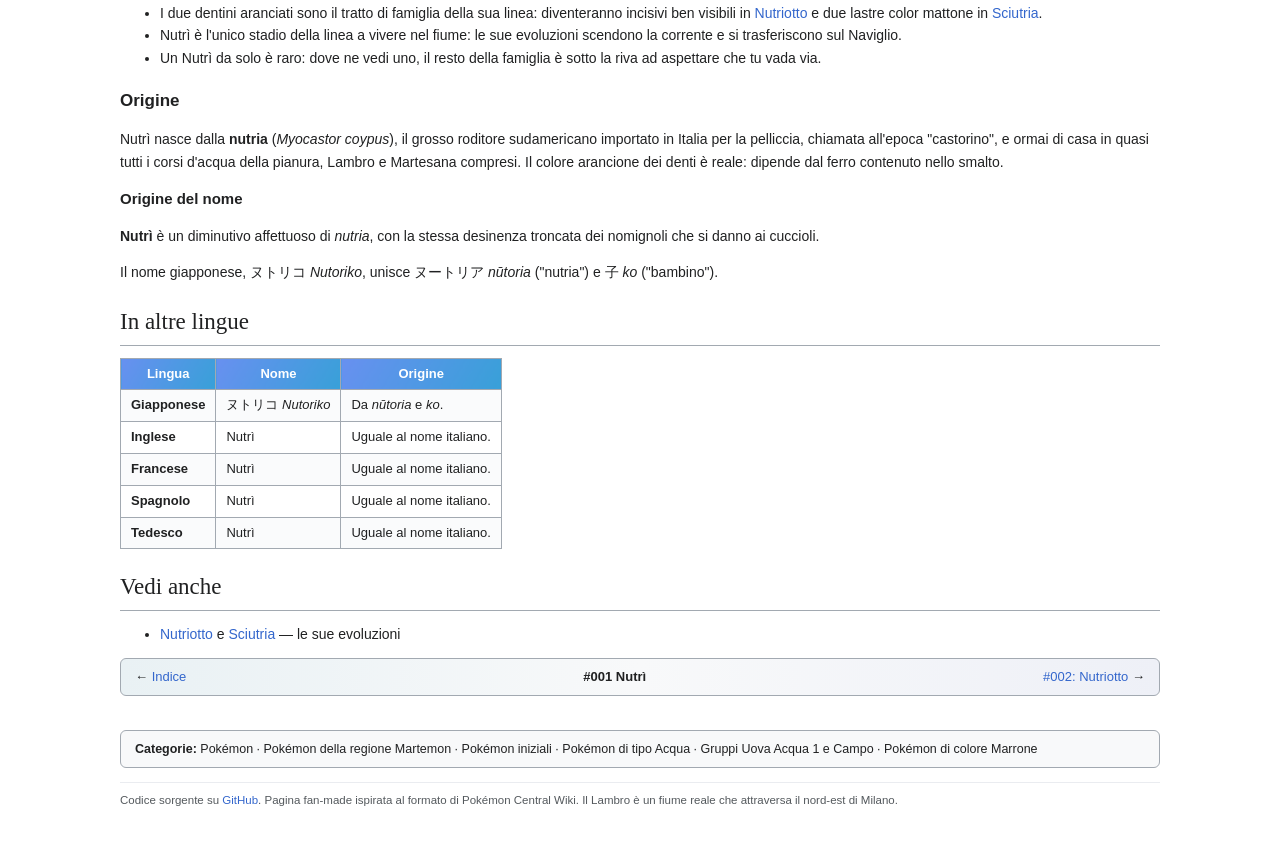
<file: nutri.html>
<!DOCTYPE html>
<html lang="it">
<head>
<meta charset="utf-8">
<meta name="viewport" content="width=device-width, initial-scale=1.0">
<title>Nutrì - Pokédex Martemon</title>
<link rel="stylesheet" href="style.css">
</head>
<body class="acqua">
<div class="page">
<div class="sitenotice">da <a href="index.html">Pokédex Martemon</a>, l'enciclopedia (immaginaria) dei Pokémon del nord-est di Milano. <i>Pagina fan-made nel formato di Pokémon Central Wiki.</i></div>
<div class="dexnav"><span>← <a href="index.html">Indice</a></span><span class="mid">#001 Nutrì</span><span><a href="nutriotto.html">#002: Nutriotto</a> →</span></div>

<h1>Nutrì</h1>
<div class="infobox">
<div class="head"><div class="num">Pokédex Martemon #001</div><div class="name">Nutrì</div><div class="cat">Pokémon Guado</div></div>
<div class="art"><img src="img/nutri.png" alt="Artwork di Nutrì"><div class="capt">Artwork di Nutrì</div></div>
<div class="lang"><span>EN: Nutrì</span><span>JA: ヌトリコ <i>Nutoriko</i></span></div>
<table>
<tr><th>Tipo</th><td><span class="type t-acqua">Acqua</span></td></tr>
<tr><th>Abilità</th><td>Acquaiuto (prima)<br><i>Ingordigia</i> (speciale)</td></tr>
<tr><th>Sesso</th><td>87,5% maschi · 12,5% femmine</td></tr>
<tr><th>Altezza</th><td>0,3 m</td></tr>
<tr><th>Peso</th><td>4,5 kg</td></tr>
<tr><th>Tasso di cattura</th><td>45 (11,9%)</td></tr>
<tr><th>Uovo</th><td>Gruppi Acqua 1 e Campo<br>20 cicli (min. 5120 passi)</td></tr>
<tr><th>Pokédex regionali</th><td>Martemon #001</td></tr>
<tr><th>Tasso di allevamento</th><td>Medio-lento</td></tr>
<tr><th>Esperienza base ceduta</th><td class="num">62</td></tr>
<tr><th>Punti base ceduti</th><td>Totale: 1 — PS 1</td></tr>
<tr><th>Colore Pokédex</th><td>Marrone</td></tr>
<tr><th>Affetto di base</th><td class="num">70</td></tr>
</table>
</div>

<p class="intro"><b class="pkmn">Nutrì</b> è un Pokémon di tipo <b>Acqua</b>, <b>starter</b> della regione Martemon insieme alle linee di <a href="ortighetto.html">Erba</a> e <a href="bracina.html">Fuoco</a>.</p>
<p>Si <a href="#Evoluzioni">evolve</a> in <a href="nutriotto.html">Nutriotto</a> a partire dal livello 17, che a sua volta si evolve in <a href="sciutria.html">Sciutria</a> dal livello 36.</p>

<div class="toc"><div class="toctitle">Indice</div>
<ol>
<li><a href="#Biologia">Biologia</a><ol><li><a href="#Fisionomia">Fisionomia</a></li><li><a href="#Comportamento">Comportamento</a></li><li><a href="#Habitat">Habitat</a></li><li><a href="#Dieta">Dieta</a></li></ol></li>
<li><a href="#Dati">Dati di gioco</a><ol><li><a href="#Resistenze">Resistenze e vulnerabilità</a></li><li><a href="#Evoluzioni">Evoluzioni</a></li><li><a href="#Statistiche">Statistiche di base</a></li><li><a href="#Mosse">Mosse apprese</a></li><li><a href="#Voci">Voci Pokédex</a></li></ol></li>
<li><a href="#Lambro">Il Lambro</a></li>
<li><a href="#Curiosita">Curiosità</a></li>
<li><a href="#Lingue">In altre lingue</a></li>
</ol></div>

<h2 id="Biologia">Biologia</h2>
<h3 id="Fisionomia">Fisionomia</h3>
<p>Nutrì è un cucciolo di nutria piccolo e tondo, col pelo scuro ancora arruffato, che si asciuga a ciuffi e non sta mai in piega. Ha occhi neri grandi, orecchie piccole e rotonde, una coda sottile da roditore e le zampe posteriori palmate, sproporzionate rispetto al corpo: nuota già bene, cammina ancora male. Tra le labbra spuntano due <b>dentini appena aranciati</b>, il segno della sua linea: cresceranno con lui fino a diventare le due lastre color mattone di Sciutria.</p>
<h4>Differenze tra i sessi</h4>
<p>Non vi sono differenze visibili tra maschi e femmine.</p>

<h3 id="Comportamento">Comportamento</h3>
<p>Curioso e timidissimo, nella stessa misura. Passa la giornata a galleggiare a paperella nelle anse tranquille del fiume, con il naso fuori e il resto sotto, e al primo rumore sulla riva sparisce dentro un buco sotto le radici; poi riaffiora dieci metri più in là a controllare che cos'era. Si avvicina alle persone solo se hanno qualcosa in mano, e in quel caso dimentica ogni prudenza. I fratelli maggiori gli insegnano a scavare, ma per ora gli riesce meglio nuotare.</p>

<h3 id="Habitat">Habitat</h3>
<p>Le anse e le rive del <b>Lambro</b> dentro il parco, tra Cimiano e la Cascina Biblioteca. Non è una specie originaria della regione: i suoi antenati arrivarono dal Sud America e si trovarono benissimo. Vive in famiglie numerose che condividono lo stesso tratto di riva.</p>

<h3 id="Dieta">Dieta</h3>
<p>Erbivoro e sempre affamato: erbe di riva, radici, germogli. Impara presto che vicino ai tavoli da picnic del parco si mangia meglio, ed è lì che comincia il suo lungo rapporto con il pane.</p>

<h2 id="Dati">Dati di gioco</h2>
<h3 id="Resistenze">Resistenze e vulnerabilità</h3>
<div class="effbox"><div class="effrow"><div class="efflabel">Debolezze</div><div class="effcells"><span class="type t-erba">Erba</span><span class="effx">2×</span><span class="type t-elettro">Elettro</span><span class="effx">2×</span></div></div><div class="effrow"><div class="efflabel">Resistenze</div><div class="effcells"><span class="type t-acqua">Acqua</span><span class="effx">½×</span><span class="type t-fuoco">Fuoco</span><span class="effx">½×</span><span class="type t-ghiaccio">Ghiaccio</span><span class="effx">½×</span><span class="type t-acciaio">Acciaio</span><span class="effx">½×</span></div></div></div>

<h3 id="Evoluzioni">Evoluzioni</h3>
<div class="evochain"><div class="evocard"><img src="img/nutri.png" alt="Nutrì"><div class="nm">Nutrì</div><span class="type t-acqua">Acqua</span></div>
<div class="evoarrow"><div class="ar">→</div><div>Livello 17</div></div>
<div class="evocard"><img src="img/nutriotto.png" alt="Nutriotto"><div class="nm"><a href="nutriotto.html">Nutriotto</a></div><span class="type t-acqua">Acqua</span></div>
<div class="evoarrow"><div class="ar">→</div><div>Livello 36</div></div>
<div class="evocard"><img src="img/sciutria.png" alt="Sciutria"><div class="nm"><a href="sciutria.html">Sciutria</a></div><span class="type t-acqua">Acqua</span> <span class="type t-terra">Terra</span></div></div>

<h3 id="Statistiche">Statistiche di base</h3>
<div class="statbars"><div class="statrow s-ps"><div class="sn">PS</div><div class="sv">65</div><div class="sb"><i style="width:43%"></i></div></div><div class="statrow s-att"><div class="sn">Attacco</div><div class="sv">55</div><div class="sb"><i style="width:37%"></i></div></div><div class="statrow s-dif"><div class="sn">Difesa</div><div class="sv">60</div><div class="sb"><i style="width:40%"></i></div></div><div class="statrow s-asp"><div class="sn">Att. Sp.</div><div class="sv">40</div><div class="sb"><i style="width:27%"></i></div></div><div class="statrow s-dsp"><div class="sn">Dif. Sp.</div><div class="sv">50</div><div class="sb"><i style="width:33%"></i></div></div><div class="statrow s-vel"><div class="sn">Velocità</div><div class="sv">40</div><div class="sb"><i style="width:27%"></i></div></div><div class="statrow"><div class="sn">Totale</div><div class="sv">310</div><div class="sb" style="visibility:hidden"></div></div></div>
<p>PS e Difesa già sopra la media, Velocità bassa: si capisce da subito che la linea crescerà verso il <b>tank</b> del trio, lasciando agli starter Erba e Fuoco i ruoli di attaccante speciale e di velocista.</p>

<h3 id="Mosse">Mosse apprese</h3>
<h4>Aumentando di livello</h4>
<table class="wtable">
<tr><th>Lv.</th><th>Mossa</th><th>Tipo</th><th>Cat.</th><th>Pot.</th><th>Prec.</th><th>PP</th></tr>
<tr><td class="lvl">Inizio</td><td>Azione</td><td>Normale</td><td>Fisico</td><td class="num">40</td><td class="num">100%</td><td class="num">35</td></tr>
<tr><td class="lvl">Inizio</td><td class="stab">Bolla</td><td>Acqua</td><td>Speciale</td><td class="num">40</td><td class="num">100%</td><td class="num">30</td></tr>
<tr><td class="lvl">5</td><td>Fortificazione</td><td>Normale</td><td>Stato</td><td class="num">—</td><td class="num">—%</td><td class="num">30</td></tr>
<tr><td class="lvl">9</td><td>Morso</td><td>Buio</td><td>Fisico</td><td class="num">60</td><td class="num">100%</td><td class="num">25</td></tr>
<tr><td class="lvl">13</td><td class="stab">Idrogetto</td><td>Acqua</td><td>Fisico</td><td class="num">40</td><td class="num">100%</td><td class="num">20</td></tr>
<tr><td class="lvl">17</td><td>Fangosberla</td><td>Terra</td><td>Speciale</td><td class="num">20</td><td class="num">100%</td><td class="num">10</td></tr>
<tr><td class="lvl">21</td><td>Michettata</td><td>Normale</td><td>Fisico</td><td class="num">60</td><td class="num">100%</td><td class="num">10</td></tr>
<tr><td class="lvl">25</td><td>Corposcontro</td><td>Normale</td><td>Fisico</td><td class="num">85</td><td class="num">100%</td><td class="num">15</td></tr>
<tr><td class="lvl">29</td><td class="stab">Idrondata</td><td>Acqua</td><td>Speciale</td><td class="num">60</td><td class="num">100%</td><td class="num">20</td></tr>
<tr><td class="lvl">33</td><td class="stab">Cascata</td><td>Acqua</td><td>Fisico</td><td class="num">80</td><td class="num">100%</td><td class="num">15</td></tr>
</table>
<h4>Tramite MT/DT (selezione)</h4>
<table class="wtable">
<tr><th>Mossa</th><th>Tipo</th><th>Cat.</th><th>Pot.</th><th>Prec.</th><th>PP</th></tr>
<tr><td>Protezione</td><td>Normale</td><td>Stato</td><td class="num">—</td><td class="num">—%</td><td class="num">10</td></tr>
<tr><td class="stab">Surf</td><td>Acqua</td><td>Speciale</td><td class="num">90</td><td class="num">100%</td><td class="num">15</td></tr>
<tr><td>Fossa</td><td>Terra</td><td>Fisico</td><td class="num">80</td><td class="num">100%</td><td class="num">10</td></tr>
<tr><td>Sostituto</td><td>Normale</td><td>Stato</td><td class="num">—</td><td class="num">—%</td><td class="num">10</td></tr>
<tr><td>Riposo</td><td>Psico</td><td>Stato</td><td class="num">—</td><td class="num">—%</td><td class="num">5</td></tr>
</table>
<p>Il <b>grassetto</b> indica una mossa che ha il bonus di tipo (STAB) quando viene usata da un Nutrì. <b>Michettata</b> è la mossa di famiglia della linea: chi la usa recupera metà dei danni inflitti, perché nel frattempo mangia.</p>

<h3 id="Voci">Voci Pokédex</h3>
<div class="dexentries">
<p><span class="ver">Versione Lambro</span> — <i>Galleggia a paperella nelle anse tranquille del fiume e sparisce sotto la riva al primo rumore. Riaffiora poco più in là, per vedere cos'era.</i></p>
<p><span class="ver">Versione Martesana</span> — <i>Si avvicina alle persone solo se hanno qualcosa in mano. In quel caso dimentica tutta la prudenza che ha imparato.</i></p>
</div>

<h2 id="Lambro">Il Lambro</h2>
<div class="notabene"><p><b>Il fiume nascosto della città.</b> Il Lambro nasce nel Triangolo Lariano, attraversa la Brianza e Monza ed entra a Milano da nord-est, dove per qualche chilometro scorre dentro il Parco Lambro, tra prati, cascine e un'ansa dopo l'altra. Per decenni è stato il fiume più maltrattato della regione; oggi le sue rive sono tornate a essere un pezzo di natura in mezzo alla città, e i primi a tornarci sono stati loro, i Nutrì. Chi corre nel parco la mattina li vede: una fila di nasi che attraversa l'acqua e scompare.</p></div>

<h2 id="Curiosita">Curiosità</h2>
<ul>
<li>I due dentini aranciati sono il tratto di famiglia della sua linea: diventeranno incisivi ben visibili in <a href="nutriotto.html">Nutriotto</a> e due lastre color mattone in <a href="sciutria.html">Sciutria</a>.</li>
<li>Nutrì è l'unico stadio della linea a vivere nel fiume: le sue evoluzioni scendono la corrente e si trasferiscono sul Naviglio.</li>
<li>Un Nutrì da solo è raro: dove ne vedi uno, il resto della famiglia è sotto la riva ad aspettare che tu vada via.</li>
</ul>
<h3>Origine</h3>
<p>Nutrì nasce dalla <b>nutria</b> (<i>Myocastor coypus</i>), il grosso roditore sudamericano importato in Italia per la pelliccia, chiamata all'epoca "castorino", e ormai di casa in quasi tutti i corsi d'acqua della pianura, Lambro e Martesana compresi. Il colore arancione dei denti è reale: dipende dal ferro contenuto nello smalto.</p>
<h4>Origine del nome</h4>
<p><b>Nutrì</b> è un diminutivo affettuoso di <i>nutria</i>, con la stessa desinenza troncata dei nomignoli che si danno ai cuccioli.</p>
<p>Il nome giapponese, ヌトリコ <i>Nutoriko</i>, unisce ヌートリア <i>nūtoria</i> ("nutria") e 子 <i>ko</i> ("bambino").</p>

<h2 id="Lingue">In altre lingue</h2>
<table class="wtable">
<tr><th>Lingua</th><th>Nome</th><th>Origine</th></tr>
<tr><td class="stab">Giapponese</td><td>ヌトリコ <i>Nutoriko</i></td><td>Da <i>nūtoria</i> e <i>ko</i>.</td></tr>
<tr><td class="stab">Inglese</td><td>Nutrì</td><td>Uguale al nome italiano.</td></tr>
<tr><td class="stab">Francese</td><td>Nutrì</td><td>Uguale al nome italiano.</td></tr>
<tr><td class="stab">Spagnolo</td><td>Nutrì</td><td>Uguale al nome italiano.</td></tr>
<tr><td class="stab">Tedesco</td><td>Nutrì</td><td>Uguale al nome italiano.</td></tr>
</table>

<h2>Vedi anche</h2>
<ul>
<li><a href="nutriotto.html">Nutriotto</a> e <a href="sciutria.html">Sciutria</a> — le sue evoluzioni</li>
</ul>

<div class="dexnav"><span>← <a href="index.html">Indice</a></span><span class="mid">#001 Nutrì</span><span><a href="nutriotto.html">#002: Nutriotto</a> →</span></div>
<div class="cats"><b>Categorie:</b> Pokémon · Pokémon della regione Martemon · Pokémon iniziali · Pokémon di tipo Acqua · Gruppi Uova Acqua 1 e Campo · Pokémon di colore Marrone</div>
<div class="footer">Codice sorgente su <a href="https://github.com/JacopoCiccoianni/Martemon">GitHub</a>. Pagina fan-made ispirata al formato di Pokémon Central Wiki. Il Lambro è un fiume reale che attraversa il nord-est di Milano.</div>
</div>
</body>
</html>
</file>
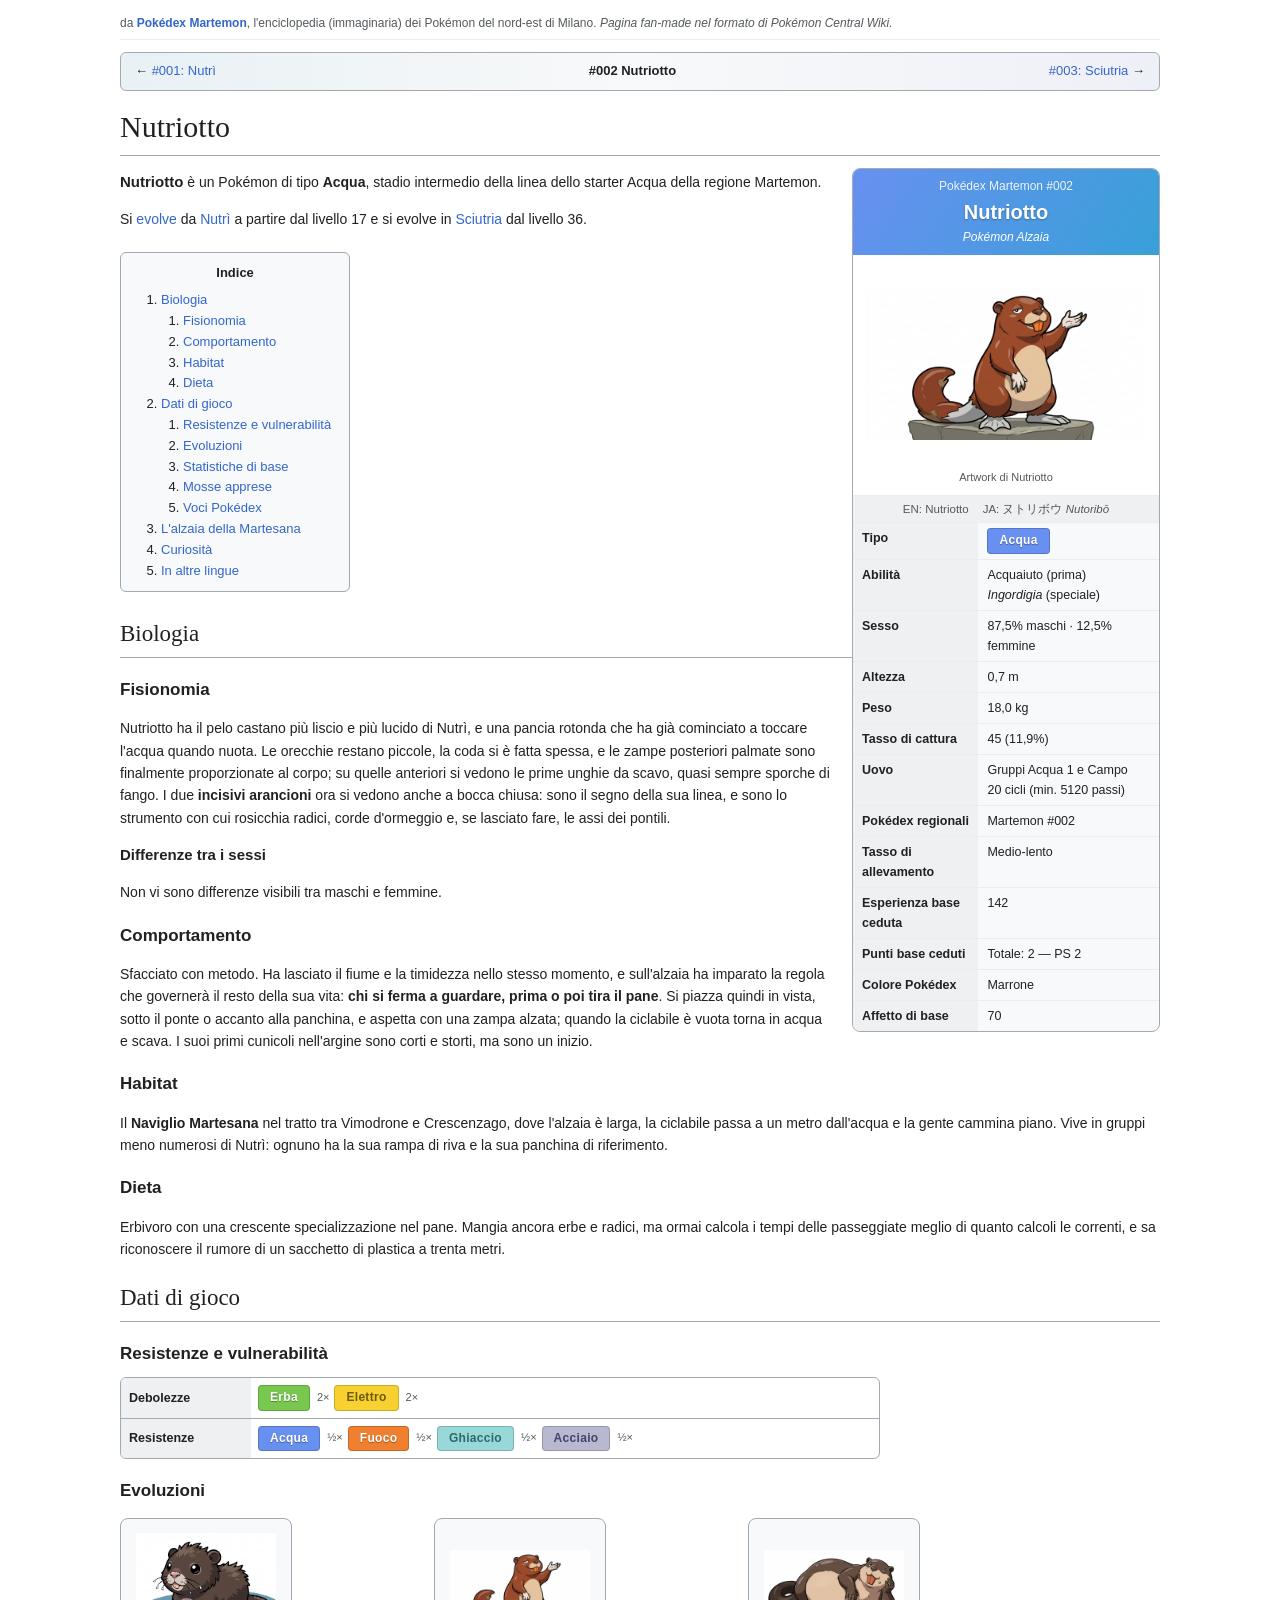
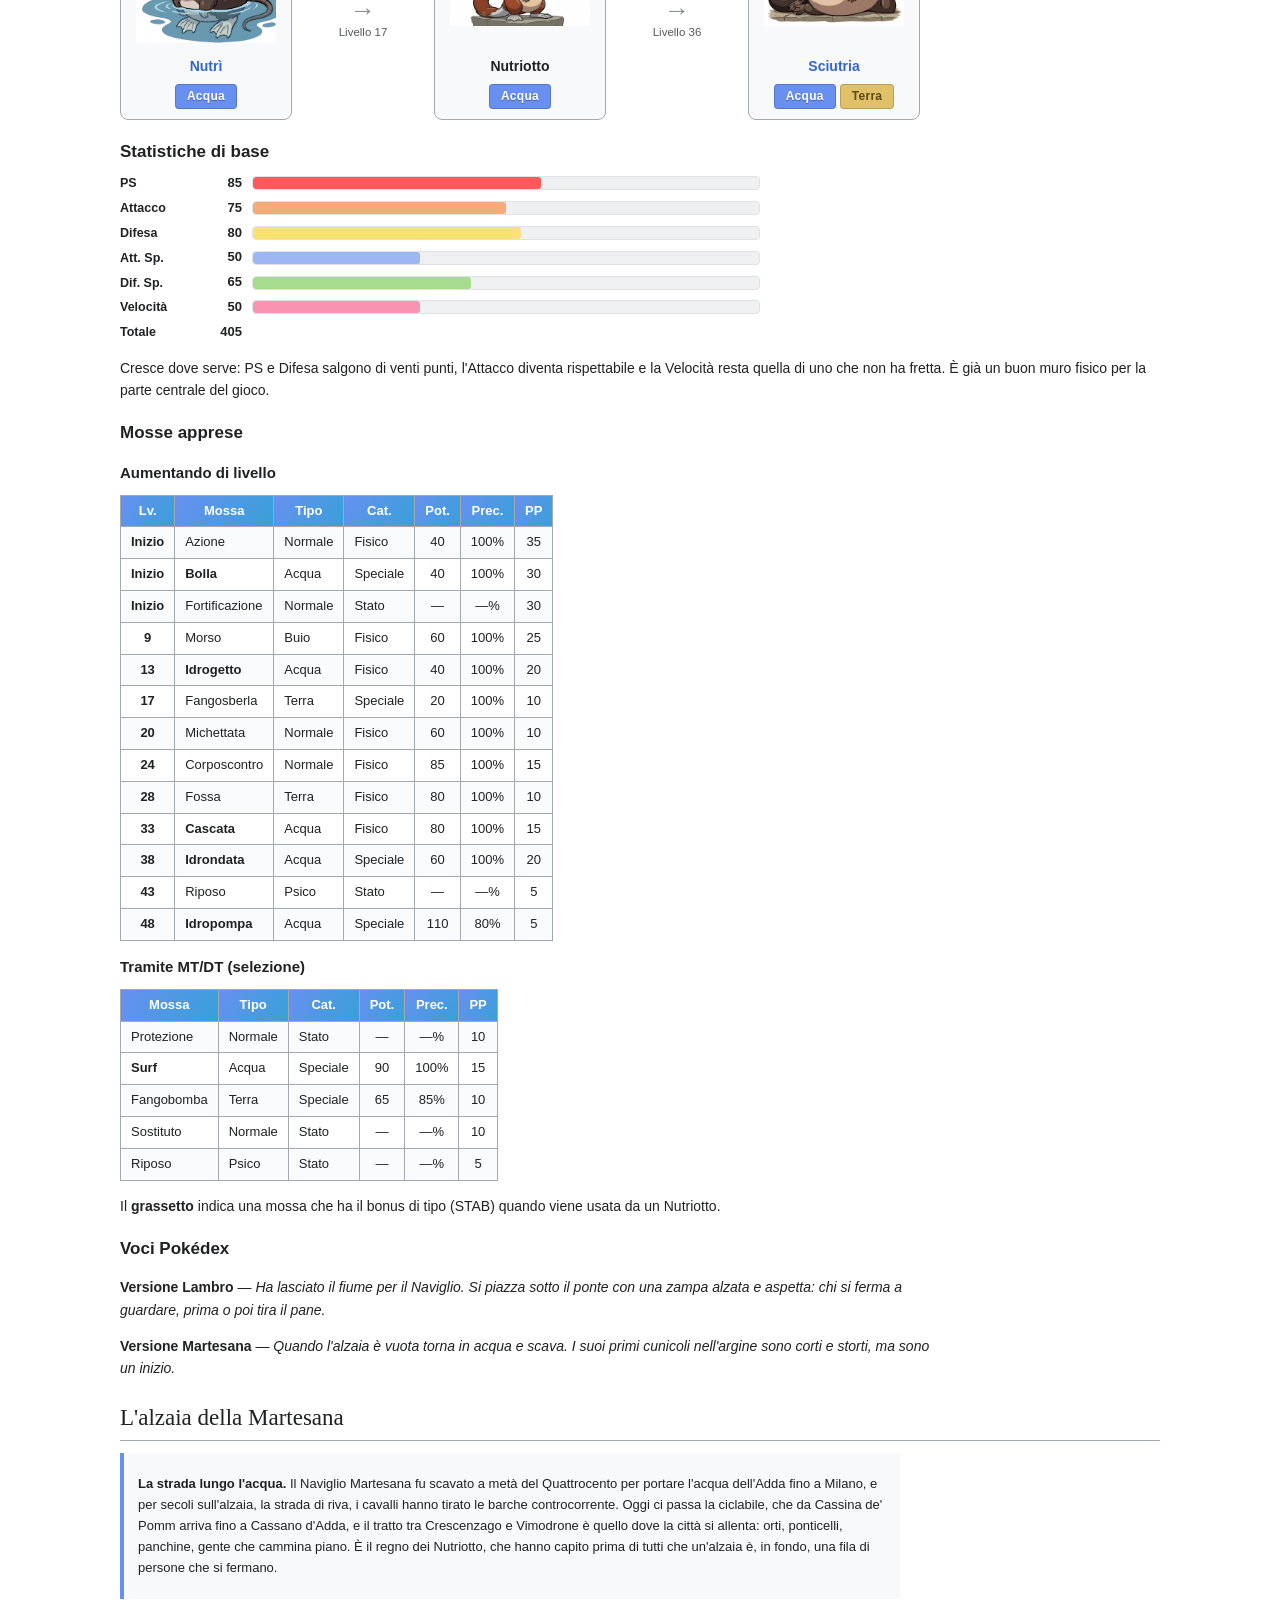
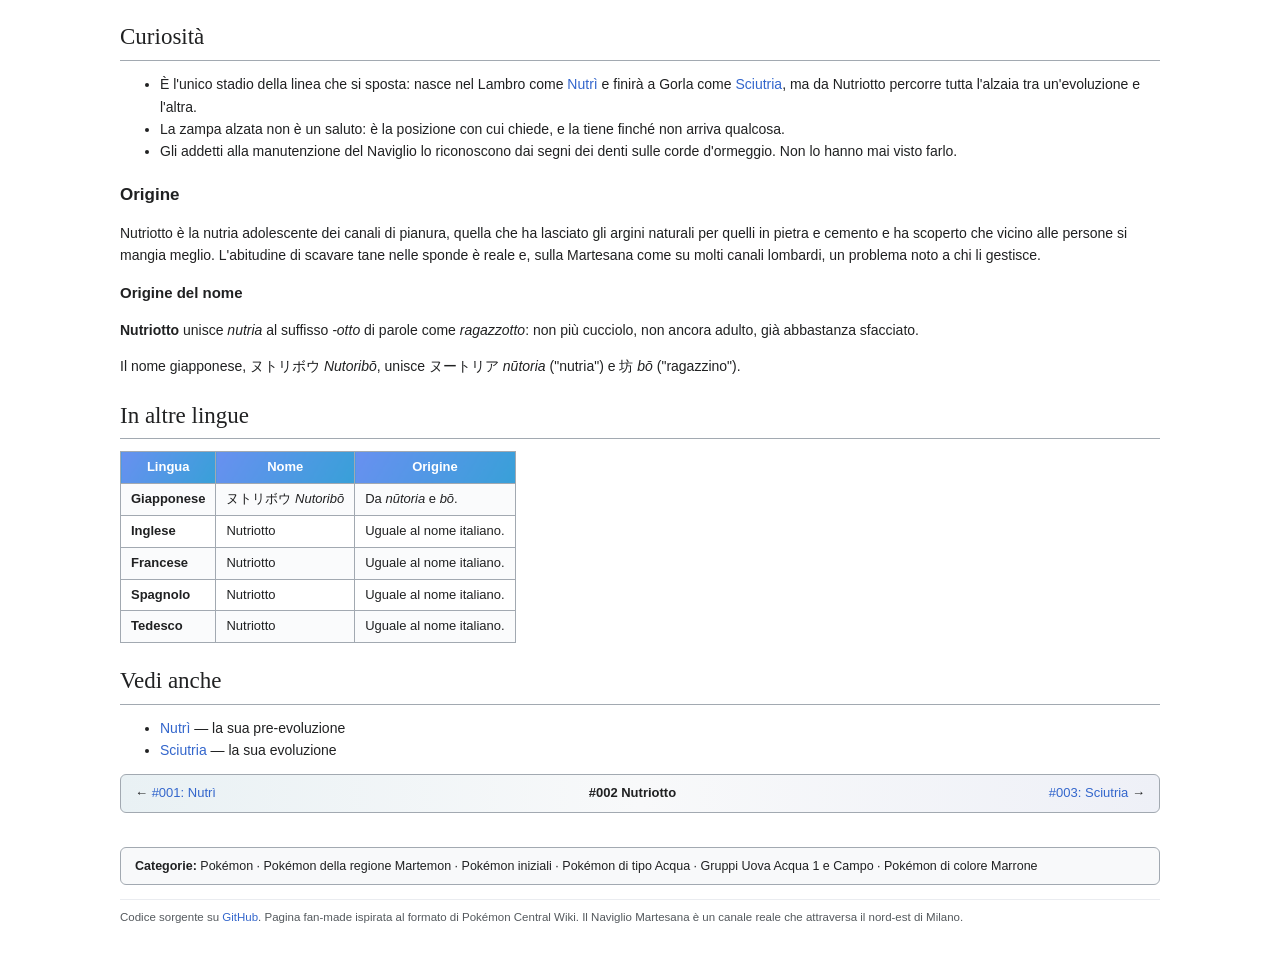
<file: nutriotto.html>
<!DOCTYPE html>
<html lang="it">
<head>
<meta charset="utf-8">
<meta name="viewport" content="width=device-width, initial-scale=1.0">
<title>Nutriotto - Pokédex Martemon</title>
<link rel="stylesheet" href="style.css">
</head>
<body class="acqua">
<div class="page">
<div class="sitenotice">da <a href="index.html">Pokédex Martemon</a>, l'enciclopedia (immaginaria) dei Pokémon del nord-est di Milano. <i>Pagina fan-made nel formato di Pokémon Central Wiki.</i></div>
<div class="dexnav"><span>← <a href="nutri.html">#001: Nutrì</a></span><span class="mid">#002 Nutriotto</span><span><a href="sciutria.html">#003: Sciutria</a> →</span></div>

<h1>Nutriotto</h1>
<div class="infobox">
<div class="head"><div class="num">Pokédex Martemon #002</div><div class="name">Nutriotto</div><div class="cat">Pokémon Alzaia</div></div>
<div class="art"><img src="img/nutriotto.png" alt="Artwork di Nutriotto"><div class="capt">Artwork di Nutriotto</div></div>
<div class="lang"><span>EN: Nutriotto</span><span>JA: ヌトリボウ <i>Nutoribō</i></span></div>
<table>
<tr><th>Tipo</th><td><span class="type t-acqua">Acqua</span></td></tr>
<tr><th>Abilità</th><td>Acquaiuto (prima)<br><i>Ingordigia</i> (speciale)</td></tr>
<tr><th>Sesso</th><td>87,5% maschi · 12,5% femmine</td></tr>
<tr><th>Altezza</th><td>0,7 m</td></tr>
<tr><th>Peso</th><td>18,0 kg</td></tr>
<tr><th>Tasso di cattura</th><td>45 (11,9%)</td></tr>
<tr><th>Uovo</th><td>Gruppi Acqua 1 e Campo<br>20 cicli (min. 5120 passi)</td></tr>
<tr><th>Pokédex regionali</th><td>Martemon #002</td></tr>
<tr><th>Tasso di allevamento</th><td>Medio-lento</td></tr>
<tr><th>Esperienza base ceduta</th><td class="num">142</td></tr>
<tr><th>Punti base ceduti</th><td>Totale: 2 — PS 2</td></tr>
<tr><th>Colore Pokédex</th><td>Marrone</td></tr>
<tr><th>Affetto di base</th><td class="num">70</td></tr>
</table>
</div>

<p class="intro"><b class="pkmn">Nutriotto</b> è un Pokémon di tipo <b>Acqua</b>, stadio intermedio della linea dello starter Acqua della regione Martemon.</p>
<p>Si <a href="#Evoluzioni">evolve</a> da <a href="nutri.html">Nutrì</a> a partire dal livello 17 e si evolve in <a href="sciutria.html">Sciutria</a> dal livello 36.</p>

<div class="toc"><div class="toctitle">Indice</div>
<ol>
<li><a href="#Biologia">Biologia</a><ol><li><a href="#Fisionomia">Fisionomia</a></li><li><a href="#Comportamento">Comportamento</a></li><li><a href="#Habitat">Habitat</a></li><li><a href="#Dieta">Dieta</a></li></ol></li>
<li><a href="#Dati">Dati di gioco</a><ol><li><a href="#Resistenze">Resistenze e vulnerabilità</a></li><li><a href="#Evoluzioni">Evoluzioni</a></li><li><a href="#Statistiche">Statistiche di base</a></li><li><a href="#Mosse">Mosse apprese</a></li><li><a href="#Voci">Voci Pokédex</a></li></ol></li>
<li><a href="#Alzaia">L'alzaia della Martesana</a></li>
<li><a href="#Curiosita">Curiosità</a></li>
<li><a href="#Lingue">In altre lingue</a></li>
</ol></div>

<h2 id="Biologia">Biologia</h2>
<h3 id="Fisionomia">Fisionomia</h3>
<p>Nutriotto ha il pelo castano più liscio e più lucido di Nutrì, e una pancia rotonda che ha già cominciato a toccare l'acqua quando nuota. Le orecchie restano piccole, la coda si è fatta spessa, e le zampe posteriori palmate sono finalmente proporzionate al corpo; su quelle anteriori si vedono le prime unghie da scavo, quasi sempre sporche di fango. I due <b>incisivi arancioni</b> ora si vedono anche a bocca chiusa: sono il segno della sua linea, e sono lo strumento con cui rosicchia radici, corde d'ormeggio e, se lasciato fare, le assi dei pontili.</p>
<h4>Differenze tra i sessi</h4>
<p>Non vi sono differenze visibili tra maschi e femmine.</p>

<h3 id="Comportamento">Comportamento</h3>
<p>Sfacciato con metodo. Ha lasciato il fiume e la timidezza nello stesso momento, e sull'alzaia ha imparato la regola che governerà il resto della sua vita: <b>chi si ferma a guardare, prima o poi tira il pane</b>. Si piazza quindi in vista, sotto il ponte o accanto alla panchina, e aspetta con una zampa alzata; quando la ciclabile è vuota torna in acqua e scava. I suoi primi cunicoli nell'argine sono corti e storti, ma sono un inizio.</p>

<h3 id="Habitat">Habitat</h3>
<p>Il <b>Naviglio Martesana</b> nel tratto tra Vimodrone e Crescenzago, dove l'alzaia è larga, la ciclabile passa a un metro dall'acqua e la gente cammina piano. Vive in gruppi meno numerosi di Nutrì: ognuno ha la sua rampa di riva e la sua panchina di riferimento.</p>

<h3 id="Dieta">Dieta</h3>
<p>Erbivoro con una crescente specializzazione nel pane. Mangia ancora erbe e radici, ma ormai calcola i tempi delle passeggiate meglio di quanto calcoli le correnti, e sa riconoscere il rumore di un sacchetto di plastica a trenta metri.</p>

<h2 id="Dati">Dati di gioco</h2>
<h3 id="Resistenze">Resistenze e vulnerabilità</h3>
<div class="effbox"><div class="effrow"><div class="efflabel">Debolezze</div><div class="effcells"><span class="type t-erba">Erba</span><span class="effx">2×</span><span class="type t-elettro">Elettro</span><span class="effx">2×</span></div></div><div class="effrow"><div class="efflabel">Resistenze</div><div class="effcells"><span class="type t-acqua">Acqua</span><span class="effx">½×</span><span class="type t-fuoco">Fuoco</span><span class="effx">½×</span><span class="type t-ghiaccio">Ghiaccio</span><span class="effx">½×</span><span class="type t-acciaio">Acciaio</span><span class="effx">½×</span></div></div></div>

<h3 id="Evoluzioni">Evoluzioni</h3>
<div class="evochain"><div class="evocard"><img src="img/nutri.png" alt="Nutrì"><div class="nm"><a href="nutri.html">Nutrì</a></div><span class="type t-acqua">Acqua</span></div>
<div class="evoarrow"><div class="ar">→</div><div>Livello 17</div></div>
<div class="evocard"><img src="img/nutriotto.png" alt="Nutriotto"><div class="nm">Nutriotto</div><span class="type t-acqua">Acqua</span></div>
<div class="evoarrow"><div class="ar">→</div><div>Livello 36</div></div>
<div class="evocard"><img src="img/sciutria.png" alt="Sciutria"><div class="nm"><a href="sciutria.html">Sciutria</a></div><span class="type t-acqua">Acqua</span> <span class="type t-terra">Terra</span></div></div>

<h3 id="Statistiche">Statistiche di base</h3>
<div class="statbars"><div class="statrow s-ps"><div class="sn">PS</div><div class="sv">85</div><div class="sb"><i style="width:57%"></i></div></div><div class="statrow s-att"><div class="sn">Attacco</div><div class="sv">75</div><div class="sb"><i style="width:50%"></i></div></div><div class="statrow s-dif"><div class="sn">Difesa</div><div class="sv">80</div><div class="sb"><i style="width:53%"></i></div></div><div class="statrow s-asp"><div class="sn">Att. Sp.</div><div class="sv">50</div><div class="sb"><i style="width:33%"></i></div></div><div class="statrow s-dsp"><div class="sn">Dif. Sp.</div><div class="sv">65</div><div class="sb"><i style="width:43%"></i></div></div><div class="statrow s-vel"><div class="sn">Velocità</div><div class="sv">50</div><div class="sb"><i style="width:33%"></i></div></div><div class="statrow"><div class="sn">Totale</div><div class="sv">405</div><div class="sb" style="visibility:hidden"></div></div></div>
<p>Cresce dove serve: PS e Difesa salgono di venti punti, l'Attacco diventa rispettabile e la Velocità resta quella di uno che non ha fretta. È già un buon muro fisico per la parte centrale del gioco.</p>

<h3 id="Mosse">Mosse apprese</h3>
<h4>Aumentando di livello</h4>
<table class="wtable">
<tr><th>Lv.</th><th>Mossa</th><th>Tipo</th><th>Cat.</th><th>Pot.</th><th>Prec.</th><th>PP</th></tr>
<tr><td class="lvl">Inizio</td><td>Azione</td><td>Normale</td><td>Fisico</td><td class="num">40</td><td class="num">100%</td><td class="num">35</td></tr>
<tr><td class="lvl">Inizio</td><td class="stab">Bolla</td><td>Acqua</td><td>Speciale</td><td class="num">40</td><td class="num">100%</td><td class="num">30</td></tr>
<tr><td class="lvl">Inizio</td><td>Fortificazione</td><td>Normale</td><td>Stato</td><td class="num">—</td><td class="num">—%</td><td class="num">30</td></tr>
<tr><td class="lvl">9</td><td>Morso</td><td>Buio</td><td>Fisico</td><td class="num">60</td><td class="num">100%</td><td class="num">25</td></tr>
<tr><td class="lvl">13</td><td class="stab">Idrogetto</td><td>Acqua</td><td>Fisico</td><td class="num">40</td><td class="num">100%</td><td class="num">20</td></tr>
<tr><td class="lvl">17</td><td>Fangosberla</td><td>Terra</td><td>Speciale</td><td class="num">20</td><td class="num">100%</td><td class="num">10</td></tr>
<tr><td class="lvl">20</td><td>Michettata</td><td>Normale</td><td>Fisico</td><td class="num">60</td><td class="num">100%</td><td class="num">10</td></tr>
<tr><td class="lvl">24</td><td>Corposcontro</td><td>Normale</td><td>Fisico</td><td class="num">85</td><td class="num">100%</td><td class="num">15</td></tr>
<tr><td class="lvl">28</td><td>Fossa</td><td>Terra</td><td>Fisico</td><td class="num">80</td><td class="num">100%</td><td class="num">10</td></tr>
<tr><td class="lvl">33</td><td class="stab">Cascata</td><td>Acqua</td><td>Fisico</td><td class="num">80</td><td class="num">100%</td><td class="num">15</td></tr>
<tr><td class="lvl">38</td><td class="stab">Idrondata</td><td>Acqua</td><td>Speciale</td><td class="num">60</td><td class="num">100%</td><td class="num">20</td></tr>
<tr><td class="lvl">43</td><td>Riposo</td><td>Psico</td><td>Stato</td><td class="num">—</td><td class="num">—%</td><td class="num">5</td></tr>
<tr><td class="lvl">48</td><td class="stab">Idropompa</td><td>Acqua</td><td>Speciale</td><td class="num">110</td><td class="num">80%</td><td class="num">5</td></tr>
</table>
<h4>Tramite MT/DT (selezione)</h4>
<table class="wtable">
<tr><th>Mossa</th><th>Tipo</th><th>Cat.</th><th>Pot.</th><th>Prec.</th><th>PP</th></tr>
<tr><td>Protezione</td><td>Normale</td><td>Stato</td><td class="num">—</td><td class="num">—%</td><td class="num">10</td></tr>
<tr><td class="stab">Surf</td><td>Acqua</td><td>Speciale</td><td class="num">90</td><td class="num">100%</td><td class="num">15</td></tr>
<tr><td>Fangobomba</td><td>Terra</td><td>Speciale</td><td class="num">65</td><td class="num">85%</td><td class="num">10</td></tr>
<tr><td>Sostituto</td><td>Normale</td><td>Stato</td><td class="num">—</td><td class="num">—%</td><td class="num">10</td></tr>
<tr><td>Riposo</td><td>Psico</td><td>Stato</td><td class="num">—</td><td class="num">—%</td><td class="num">5</td></tr>
</table>
<p>Il <b>grassetto</b> indica una mossa che ha il bonus di tipo (STAB) quando viene usata da un Nutriotto.</p>

<h3 id="Voci">Voci Pokédex</h3>
<div class="dexentries">
<p><span class="ver">Versione Lambro</span> — <i>Ha lasciato il fiume per il Naviglio. Si piazza sotto il ponte con una zampa alzata e aspetta: chi si ferma a guardare, prima o poi tira il pane.</i></p>
<p><span class="ver">Versione Martesana</span> — <i>Quando l'alzaia è vuota torna in acqua e scava. I suoi primi cunicoli nell'argine sono corti e storti, ma sono un inizio.</i></p>
</div>

<h2 id="Alzaia">L'alzaia della Martesana</h2>
<div class="notabene"><p><b>La strada lungo l'acqua.</b> Il Naviglio Martesana fu scavato a metà del Quattrocento per portare l'acqua dell'Adda fino a Milano, e per secoli sull'alzaia, la strada di riva, i cavalli hanno tirato le barche controcorrente. Oggi ci passa la ciclabile, che da Cassina de' Pomm arriva fino a Cassano d'Adda, e il tratto tra Crescenzago e Vimodrone è quello dove la città si allenta: orti, ponticelli, panchine, gente che cammina piano. È il regno dei Nutriotto, che hanno capito prima di tutti che un'alzaia è, in fondo, una fila di persone che si fermano.</p></div>

<h2 id="Curiosita">Curiosità</h2>
<ul>
<li>È l'unico stadio della linea che si sposta: nasce nel Lambro come <a href="nutri.html">Nutrì</a> e finirà a Gorla come <a href="sciutria.html">Sciutria</a>, ma da Nutriotto percorre tutta l'alzaia tra un'evoluzione e l'altra.</li>
<li>La zampa alzata non è un saluto: è la posizione con cui chiede, e la tiene finché non arriva qualcosa.</li>
<li>Gli addetti alla manutenzione del Naviglio lo riconoscono dai segni dei denti sulle corde d'ormeggio. Non lo hanno mai visto farlo.</li>
</ul>
<h3>Origine</h3>
<p>Nutriotto è la nutria adolescente dei canali di pianura, quella che ha lasciato gli argini naturali per quelli in pietra e cemento e ha scoperto che vicino alle persone si mangia meglio. L'abitudine di scavare tane nelle sponde è reale e, sulla Martesana come su molti canali lombardi, un problema noto a chi li gestisce.</p>
<h4>Origine del nome</h4>
<p><b>Nutriotto</b> unisce <i>nutria</i> al suffisso <i>-otto</i> di parole come <i>ragazzotto</i>: non più cucciolo, non ancora adulto, già abbastanza sfacciato.</p>
<p>Il nome giapponese, ヌトリボウ <i>Nutoribō</i>, unisce ヌートリア <i>nūtoria</i> ("nutria") e 坊 <i>bō</i> ("ragazzino").</p>

<h2 id="Lingue">In altre lingue</h2>
<table class="wtable">
<tr><th>Lingua</th><th>Nome</th><th>Origine</th></tr>
<tr><td class="stab">Giapponese</td><td>ヌトリボウ <i>Nutoribō</i></td><td>Da <i>nūtoria</i> e <i>bō</i>.</td></tr>
<tr><td class="stab">Inglese</td><td>Nutriotto</td><td>Uguale al nome italiano.</td></tr>
<tr><td class="stab">Francese</td><td>Nutriotto</td><td>Uguale al nome italiano.</td></tr>
<tr><td class="stab">Spagnolo</td><td>Nutriotto</td><td>Uguale al nome italiano.</td></tr>
<tr><td class="stab">Tedesco</td><td>Nutriotto</td><td>Uguale al nome italiano.</td></tr>
</table>

<h2>Vedi anche</h2>
<ul>
<li><a href="nutri.html">Nutrì</a> — la sua pre-evoluzione</li>
<li><a href="sciutria.html">Sciutria</a> — la sua evoluzione</li>
</ul>

<div class="dexnav"><span>← <a href="nutri.html">#001: Nutrì</a></span><span class="mid">#002 Nutriotto</span><span><a href="sciutria.html">#003: Sciutria</a> →</span></div>
<div class="cats"><b>Categorie:</b> Pokémon · Pokémon della regione Martemon · Pokémon iniziali · Pokémon di tipo Acqua · Gruppi Uova Acqua 1 e Campo · Pokémon di colore Marrone</div>
<div class="footer">Codice sorgente su <a href="https://github.com/JacopoCiccoianni/Martemon">GitHub</a>. Pagina fan-made ispirata al formato di Pokémon Central Wiki. Il Naviglio Martesana è un canale reale che attraversa il nord-est di Milano.</div>
</div>
</body>
</html>
</file>
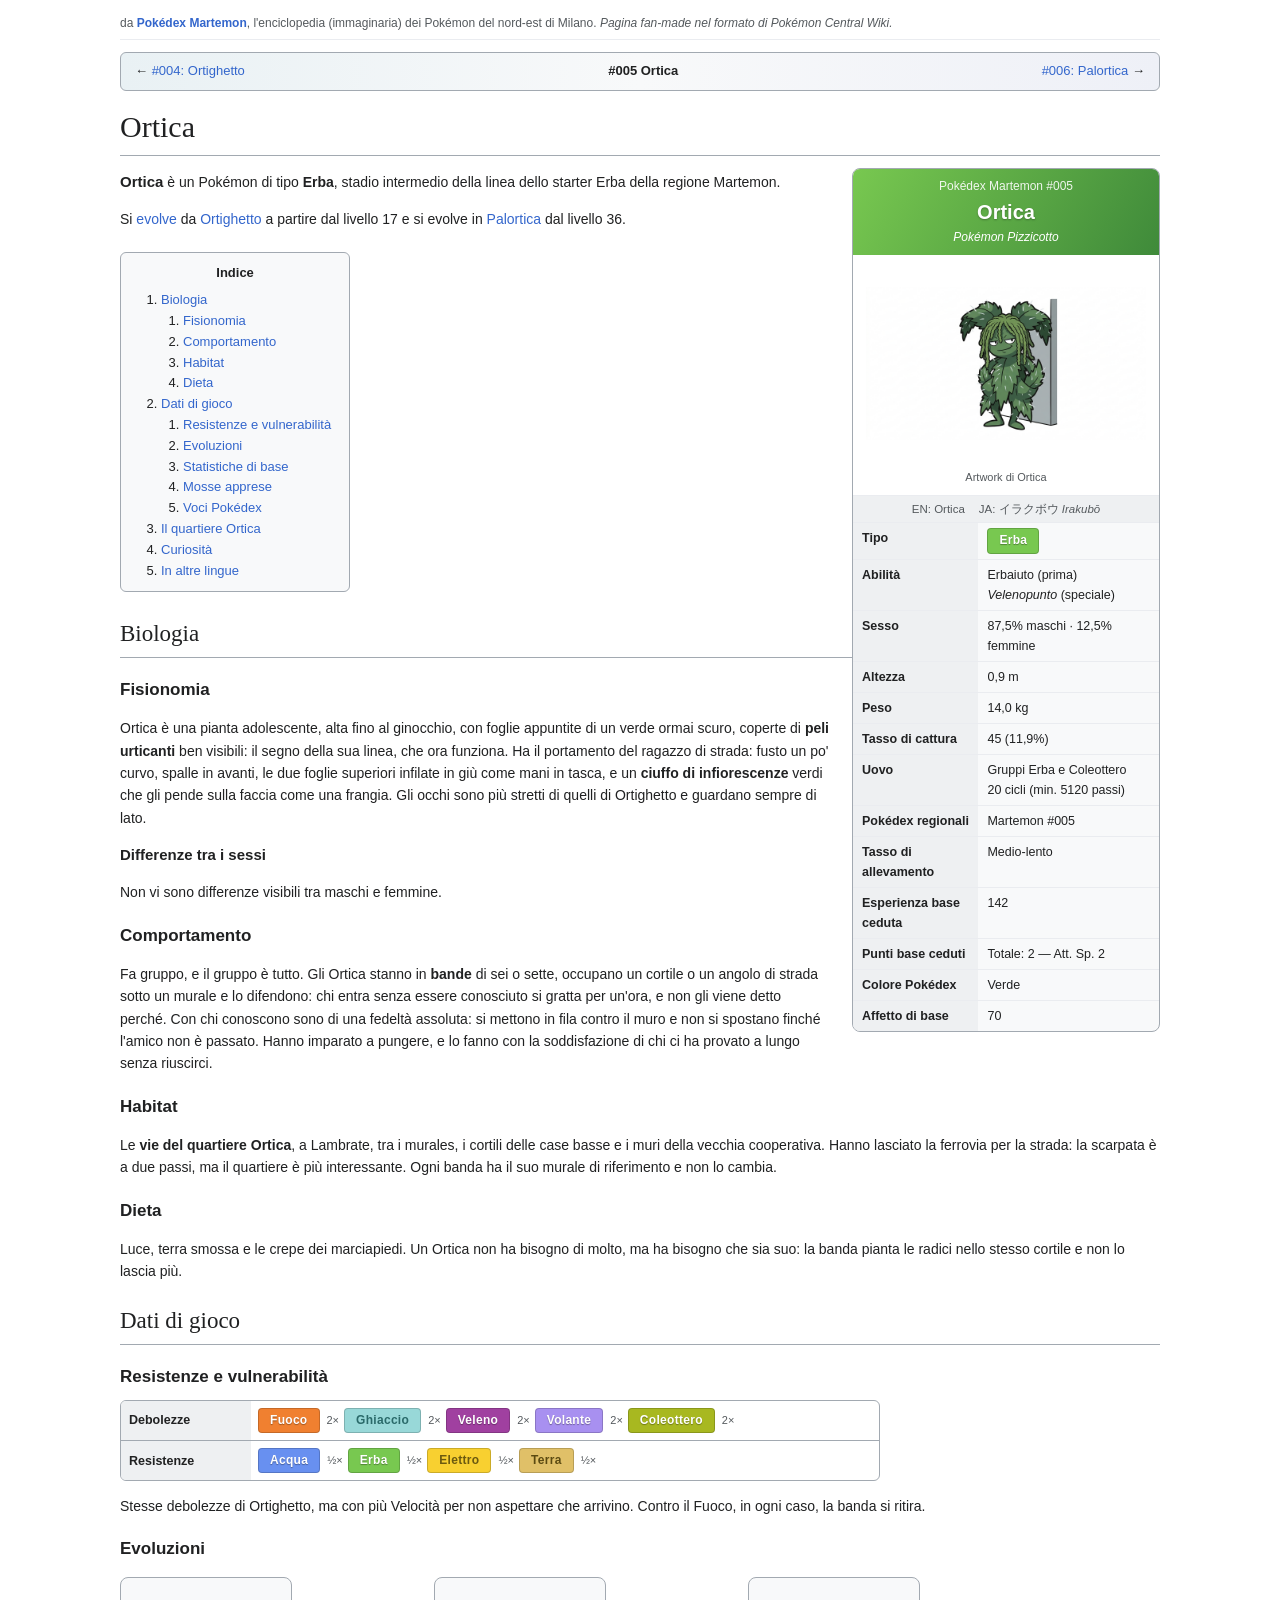
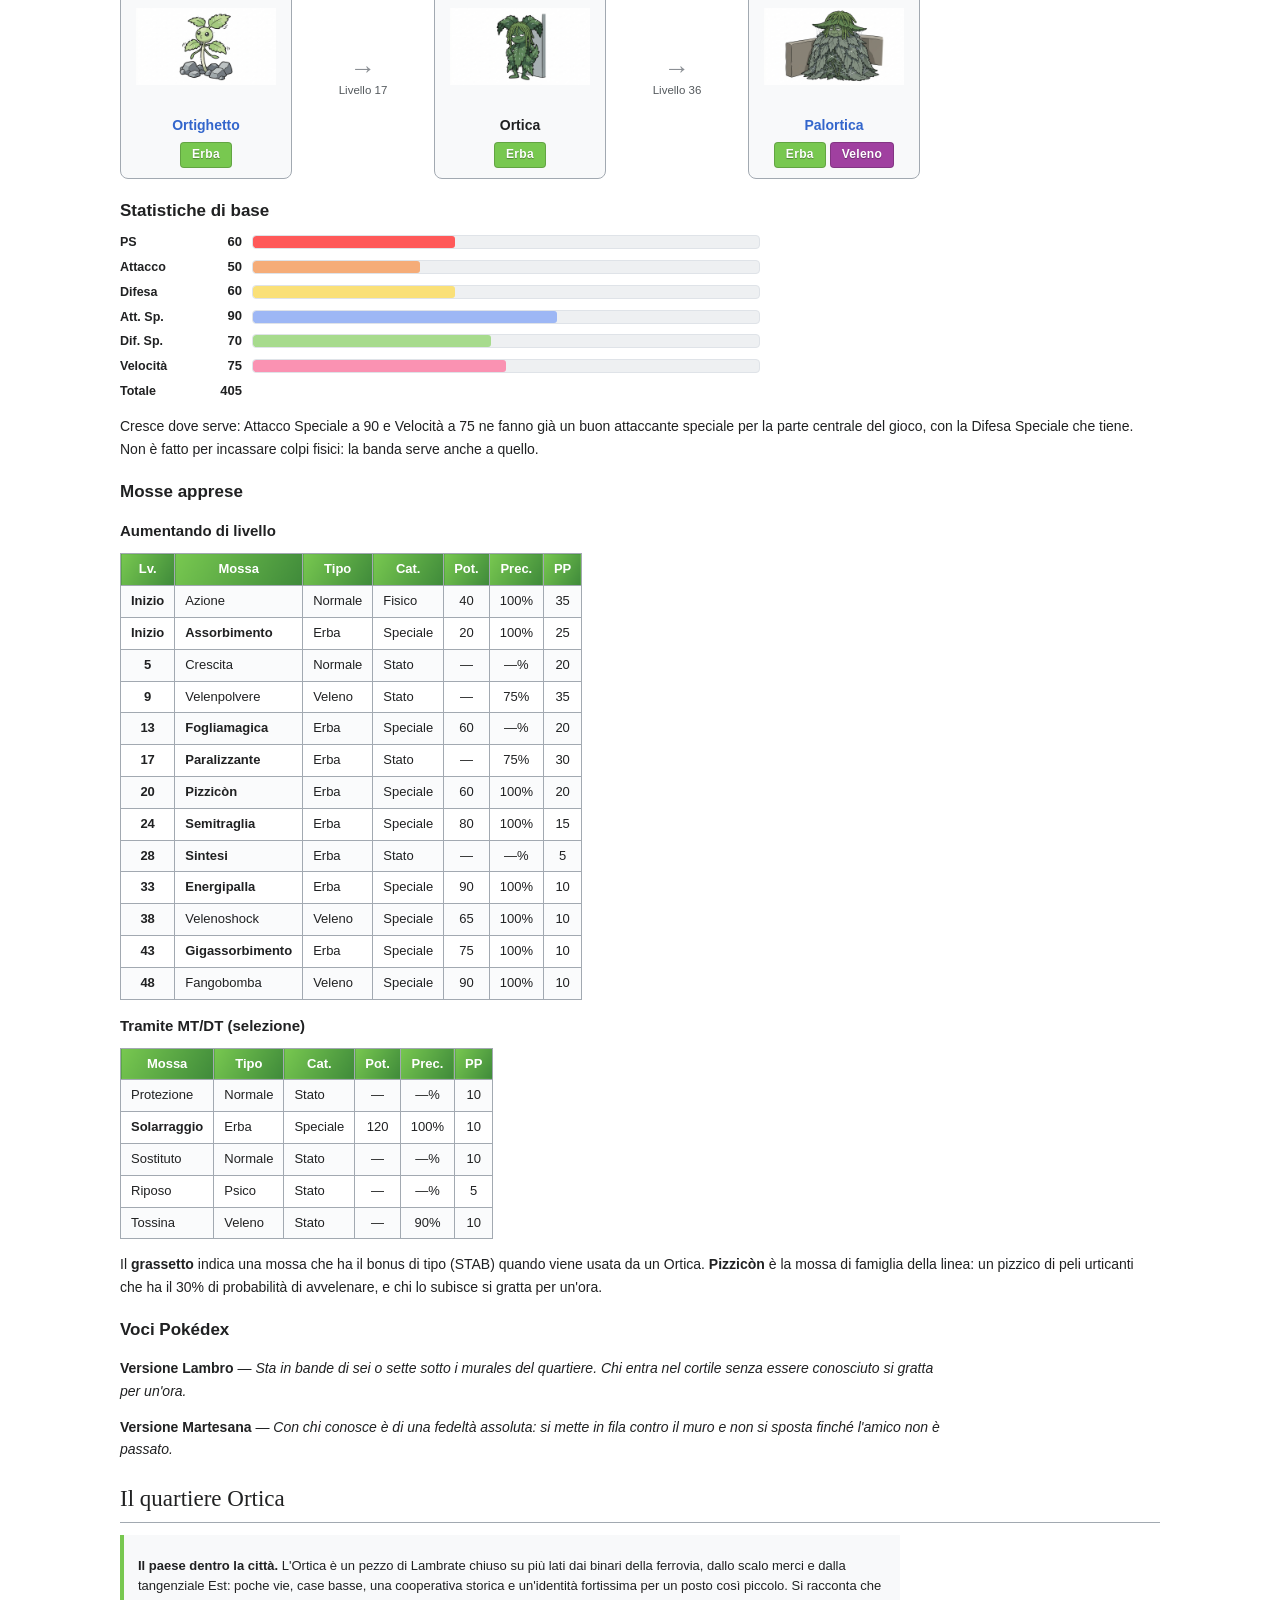
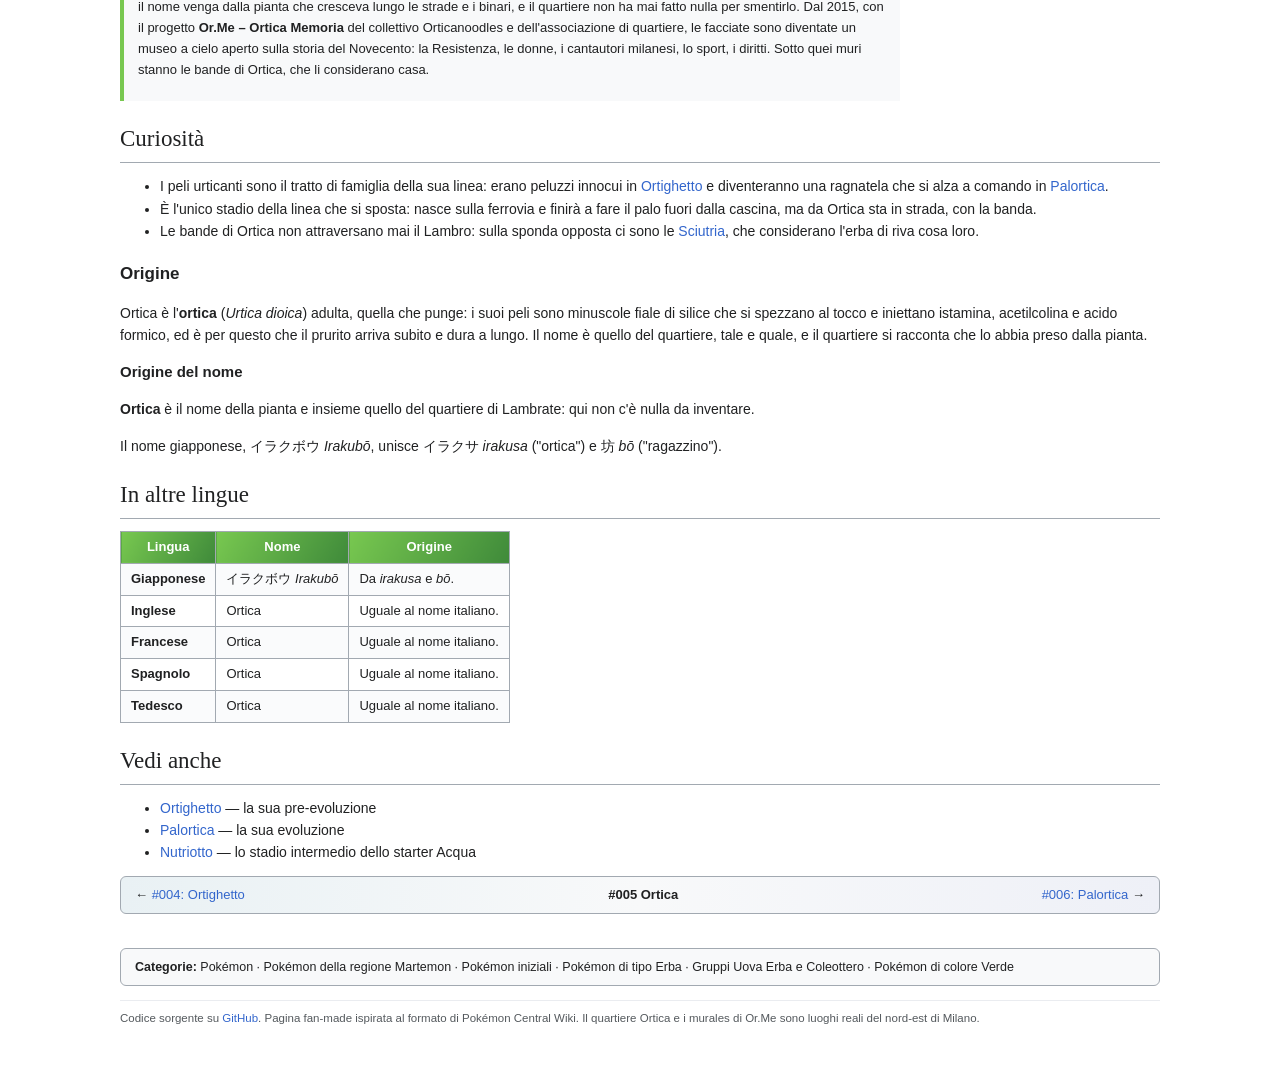
<file: ortica.html>
<!DOCTYPE html>
<html lang="it">
<head>
<meta charset="utf-8">
<meta name="viewport" content="width=device-width, initial-scale=1.0">
<title>Ortica - Pokédex Martemon</title>
<link rel="stylesheet" href="style.css">
</head>
<body class="erba">
<div class="page">
<div class="sitenotice">da <a href="index.html">Pokédex Martemon</a>, l'enciclopedia (immaginaria) dei Pokémon del nord-est di Milano. <i>Pagina fan-made nel formato di Pokémon Central Wiki.</i></div>
<div class="dexnav"><span>← <a href="ortighetto.html">#004: Ortighetto</a></span><span class="mid">#005 Ortica</span><span><a href="palortica.html">#006: Palortica</a> →</span></div>

<h1>Ortica</h1>
<div class="infobox">
<div class="head"><div class="num">Pokédex Martemon #005</div><div class="name">Ortica</div><div class="cat">Pokémon Pizzicotto</div></div>
<div class="art"><img src="img/ortica.png" alt="Artwork di Ortica"><div class="capt">Artwork di Ortica</div></div>
<div class="lang"><span>EN: Ortica</span><span>JA: イラクボウ <i>Irakubō</i></span></div>
<table>
<tr><th>Tipo</th><td><span class="type t-erba">Erba</span></td></tr>
<tr><th>Abilità</th><td>Erbaiuto (prima)<br><i>Velenopunto</i> (speciale)</td></tr>
<tr><th>Sesso</th><td>87,5% maschi · 12,5% femmine</td></tr>
<tr><th>Altezza</th><td>0,9 m</td></tr>
<tr><th>Peso</th><td>14,0 kg</td></tr>
<tr><th>Tasso di cattura</th><td>45 (11,9%)</td></tr>
<tr><th>Uovo</th><td>Gruppi Erba e Coleottero<br>20 cicli (min. 5120 passi)</td></tr>
<tr><th>Pokédex regionali</th><td>Martemon #005</td></tr>
<tr><th>Tasso di allevamento</th><td>Medio-lento</td></tr>
<tr><th>Esperienza base ceduta</th><td class="num">142</td></tr>
<tr><th>Punti base ceduti</th><td>Totale: 2 — Att. Sp. 2</td></tr>
<tr><th>Colore Pokédex</th><td>Verde</td></tr>
<tr><th>Affetto di base</th><td class="num">70</td></tr>
</table>
</div>

<p class="intro"><b class="pkmn">Ortica</b> è un Pokémon di tipo <b>Erba</b>, stadio intermedio della linea dello starter Erba della regione Martemon.</p>
<p>Si <a href="#Evoluzioni">evolve</a> da <a href="ortighetto.html">Ortighetto</a> a partire dal livello 17 e si evolve in <a href="palortica.html">Palortica</a> dal livello 36.</p>

<div class="toc"><div class="toctitle">Indice</div>
<ol>
<li><a href="#Biologia">Biologia</a><ol><li><a href="#Fisionomia">Fisionomia</a></li><li><a href="#Comportamento">Comportamento</a></li><li><a href="#Habitat">Habitat</a></li><li><a href="#Dieta">Dieta</a></li></ol></li>
<li><a href="#Dati">Dati di gioco</a><ol><li><a href="#Resistenze">Resistenze e vulnerabilità</a></li><li><a href="#Evoluzioni">Evoluzioni</a></li><li><a href="#Statistiche">Statistiche di base</a></li><li><a href="#Mosse">Mosse apprese</a></li><li><a href="#Voci">Voci Pokédex</a></li></ol></li>
<li><a href="#Quartiere">Il quartiere Ortica</a></li>
<li><a href="#Curiosita">Curiosità</a></li>
<li><a href="#Lingue">In altre lingue</a></li>
</ol></div>

<h2 id="Biologia">Biologia</h2>
<h3 id="Fisionomia">Fisionomia</h3>
<p>Ortica è una pianta adolescente, alta fino al ginocchio, con foglie appuntite di un verde ormai scuro, coperte di <b>peli urticanti</b> ben visibili: il segno della sua linea, che ora funziona. Ha il portamento del ragazzo di strada: fusto un po' curvo, spalle in avanti, le due foglie superiori infilate in giù come mani in tasca, e un <b>ciuffo di infiorescenze</b> verdi che gli pende sulla faccia come una frangia. Gli occhi sono più stretti di quelli di Ortighetto e guardano sempre di lato.</p>
<h4>Differenze tra i sessi</h4>
<p>Non vi sono differenze visibili tra maschi e femmine.</p>

<h3 id="Comportamento">Comportamento</h3>
<p>Fa gruppo, e il gruppo è tutto. Gli Ortica stanno in <b>bande</b> di sei o sette, occupano un cortile o un angolo di strada sotto un murale e lo difendono: chi entra senza essere conosciuto si gratta per un'ora, e non gli viene detto perché. Con chi conoscono sono di una fedeltà assoluta: si mettono in fila contro il muro e non si spostano finché l'amico non è passato. Hanno imparato a pungere, e lo fanno con la soddisfazione di chi ci ha provato a lungo senza riuscirci.</p>

<h3 id="Habitat">Habitat</h3>
<p>Le <b>vie del quartiere Ortica</b>, a Lambrate, tra i murales, i cortili delle case basse e i muri della vecchia cooperativa. Hanno lasciato la ferrovia per la strada: la scarpata è a due passi, ma il quartiere è più interessante. Ogni banda ha il suo murale di riferimento e non lo cambia.</p>

<h3 id="Dieta">Dieta</h3>
<p>Luce, terra smossa e le crepe dei marciapiedi. Un Ortica non ha bisogno di molto, ma ha bisogno che sia suo: la banda pianta le radici nello stesso cortile e non lo lascia più.</p>

<h2 id="Dati">Dati di gioco</h2>
<h3 id="Resistenze">Resistenze e vulnerabilità</h3>
<div class="effbox"><div class="effrow"><div class="efflabel">Debolezze</div><div class="effcells"><span class="type t-fuoco">Fuoco</span><span class="effx">2×</span><span class="type t-ghiaccio">Ghiaccio</span><span class="effx">2×</span><span class="type t-veleno">Veleno</span><span class="effx">2×</span><span class="type t-volante">Volante</span><span class="effx">2×</span><span class="type t-coleot">Coleottero</span><span class="effx">2×</span></div></div><div class="effrow"><div class="efflabel">Resistenze</div><div class="effcells"><span class="type t-acqua">Acqua</span><span class="effx">½×</span><span class="type t-erba">Erba</span><span class="effx">½×</span><span class="type t-elettro">Elettro</span><span class="effx">½×</span><span class="type t-terra">Terra</span><span class="effx">½×</span></div></div></div>
<p>Stesse debolezze di Ortighetto, ma con più Velocità per non aspettare che arrivino. Contro il Fuoco, in ogni caso, la banda si ritira.</p>

<h3 id="Evoluzioni">Evoluzioni</h3>
<div class="evochain"><div class="evocard"><img src="img/ortighetto.png" alt="Ortighetto"><div class="nm"><a href="ortighetto.html">Ortighetto</a></div><span class="type t-erba">Erba</span></div><div class="evoarrow"><div class="ar">→</div><div>Livello 17</div></div><div class="evocard"><img src="img/ortica.png" alt="Ortica"><div class="nm">Ortica</div><span class="type t-erba">Erba</span></div><div class="evoarrow"><div class="ar">→</div><div>Livello 36</div></div><div class="evocard"><img src="img/palortica.png" alt="Palortica"><div class="nm"><a href="palortica.html">Palortica</a></div><span class="type t-erba">Erba</span> <span class="type t-veleno">Veleno</span></div></div>

<h3 id="Statistiche">Statistiche di base</h3>
<div class="statbars"><div class="statrow s-ps"><div class="sn">PS</div><div class="sv">60</div><div class="sb"><i style="width:40%"></i></div></div><div class="statrow s-att"><div class="sn">Attacco</div><div class="sv">50</div><div class="sb"><i style="width:33%"></i></div></div><div class="statrow s-dif"><div class="sn">Difesa</div><div class="sv">60</div><div class="sb"><i style="width:40%"></i></div></div><div class="statrow s-asp"><div class="sn">Att. Sp.</div><div class="sv">90</div><div class="sb"><i style="width:60%"></i></div></div><div class="statrow s-dsp"><div class="sn">Dif. Sp.</div><div class="sv">70</div><div class="sb"><i style="width:47%"></i></div></div><div class="statrow s-vel"><div class="sn">Velocità</div><div class="sv">75</div><div class="sb"><i style="width:50%"></i></div></div><div class="statrow"><div class="sn">Totale</div><div class="sv">405</div><div class="sb" style="visibility:hidden"></div></div></div>
<p>Cresce dove serve: Attacco Speciale a 90 e Velocità a 75 ne fanno già un buon attaccante speciale per la parte centrale del gioco, con la Difesa Speciale che tiene. Non è fatto per incassare colpi fisici: la banda serve anche a quello.</p>

<h3 id="Mosse">Mosse apprese</h3>
<h4>Aumentando di livello</h4>
<table class="wtable">
<tr><th>Lv.</th><th>Mossa</th><th>Tipo</th><th>Cat.</th><th>Pot.</th><th>Prec.</th><th>PP</th></tr>
<tr><td class="lvl">Inizio</td><td>Azione</td><td>Normale</td><td>Fisico</td><td class="num">40</td><td class="num">100%</td><td class="num">35</td></tr>
<tr><td class="lvl">Inizio</td><td class="stab">Assorbimento</td><td>Erba</td><td>Speciale</td><td class="num">20</td><td class="num">100%</td><td class="num">25</td></tr>
<tr><td class="lvl">5</td><td>Crescita</td><td>Normale</td><td>Stato</td><td class="num">—</td><td class="num">—%</td><td class="num">20</td></tr>
<tr><td class="lvl">9</td><td>Velenpolvere</td><td>Veleno</td><td>Stato</td><td class="num">—</td><td class="num">75%</td><td class="num">35</td></tr>
<tr><td class="lvl">13</td><td class="stab">Fogliamagica</td><td>Erba</td><td>Speciale</td><td class="num">60</td><td class="num">—%</td><td class="num">20</td></tr>
<tr><td class="lvl">17</td><td class="stab">Paralizzante</td><td>Erba</td><td>Stato</td><td class="num">—</td><td class="num">75%</td><td class="num">30</td></tr>
<tr><td class="lvl">20</td><td class="stab">Pizzicòn</td><td>Erba</td><td>Speciale</td><td class="num">60</td><td class="num">100%</td><td class="num">20</td></tr>
<tr><td class="lvl">24</td><td class="stab">Semitraglia</td><td>Erba</td><td>Speciale</td><td class="num">80</td><td class="num">100%</td><td class="num">15</td></tr>
<tr><td class="lvl">28</td><td class="stab">Sintesi</td><td>Erba</td><td>Stato</td><td class="num">—</td><td class="num">—%</td><td class="num">5</td></tr>
<tr><td class="lvl">33</td><td class="stab">Energipalla</td><td>Erba</td><td>Speciale</td><td class="num">90</td><td class="num">100%</td><td class="num">10</td></tr>
<tr><td class="lvl">38</td><td>Velenoshock</td><td>Veleno</td><td>Speciale</td><td class="num">65</td><td class="num">100%</td><td class="num">10</td></tr>
<tr><td class="lvl">43</td><td class="stab">Gigassorbimento</td><td>Erba</td><td>Speciale</td><td class="num">75</td><td class="num">100%</td><td class="num">10</td></tr>
<tr><td class="lvl">48</td><td>Fangobomba</td><td>Veleno</td><td>Speciale</td><td class="num">90</td><td class="num">100%</td><td class="num">10</td></tr>
</table>
<h4>Tramite MT/DT (selezione)</h4>
<table class="wtable">
<tr><th>Mossa</th><th>Tipo</th><th>Cat.</th><th>Pot.</th><th>Prec.</th><th>PP</th></tr>
<tr><td>Protezione</td><td>Normale</td><td>Stato</td><td class="num">—</td><td class="num">—%</td><td class="num">10</td></tr>
<tr><td class="stab">Solarraggio</td><td>Erba</td><td>Speciale</td><td class="num">120</td><td class="num">100%</td><td class="num">10</td></tr>
<tr><td>Sostituto</td><td>Normale</td><td>Stato</td><td class="num">—</td><td class="num">—%</td><td class="num">10</td></tr>
<tr><td>Riposo</td><td>Psico</td><td>Stato</td><td class="num">—</td><td class="num">—%</td><td class="num">5</td></tr>
<tr><td>Tossina</td><td>Veleno</td><td>Stato</td><td class="num">—</td><td class="num">90%</td><td class="num">10</td></tr>
</table>
<p>Il <b>grassetto</b> indica una mossa che ha il bonus di tipo (STAB) quando viene usata da un Ortica. <b>Pizzicòn</b> è la mossa di famiglia della linea: un pizzico di peli urticanti che ha il 30% di probabilità di avvelenare, e chi lo subisce si gratta per un'ora.</p>

<h3 id="Voci">Voci Pokédex</h3>
<div class="dexentries">
<p><span class="ver">Versione Lambro</span> — <i>Sta in bande di sei o sette sotto i murales del quartiere. Chi entra nel cortile senza essere conosciuto si gratta per un'ora.</i></p>
<p><span class="ver">Versione Martesana</span> — <i>Con chi conosce è di una fedeltà assoluta: si mette in fila contro il muro e non si sposta finché l'amico non è passato.</i></p>
</div>

<h2 id="Quartiere">Il quartiere Ortica</h2>
<div class="notabene"><p><b>Il paese dentro la città.</b> L'Ortica è un pezzo di Lambrate chiuso su più lati dai binari della ferrovia, dallo scalo merci e dalla tangenziale Est: poche vie, case basse, una cooperativa storica e un'identità fortissima per un posto così piccolo. Si racconta che il nome venga dalla pianta che cresceva lungo le strade e i binari, e il quartiere non ha mai fatto nulla per smentirlo. Dal 2015, con il progetto <b>Or.Me – Ortica Memoria</b> del collettivo Orticanoodles e dell'associazione di quartiere, le facciate sono diventate un museo a cielo aperto sulla storia del Novecento: la Resistenza, le donne, i cantautori milanesi, lo sport, i diritti. Sotto quei muri stanno le bande di Ortica, che li considerano casa.</p></div>

<h2 id="Curiosita">Curiosità</h2>
<ul>
<li>I peli urticanti sono il tratto di famiglia della sua linea: erano peluzzi innocui in <a href="ortighetto.html">Ortighetto</a> e diventeranno una ragnatela che si alza a comando in <a href="palortica.html">Palortica</a>.</li>
<li>È l'unico stadio della linea che si sposta: nasce sulla ferrovia e finirà a fare il palo fuori dalla cascina, ma da Ortica sta in strada, con la banda.</li>
<li>Le bande di Ortica non attraversano mai il Lambro: sulla sponda opposta ci sono le <a href="sciutria.html">Sciutria</a>, che considerano l'erba di riva cosa loro.</li>
</ul>
<h3>Origine</h3>
<p>Ortica è l'<b>ortica</b> (<i>Urtica dioica</i>) adulta, quella che punge: i suoi peli sono minuscole fiale di silice che si spezzano al tocco e iniettano istamina, acetilcolina e acido formico, ed è per questo che il prurito arriva subito e dura a lungo. Il nome è quello del quartiere, tale e quale, e il quartiere si racconta che lo abbia preso dalla pianta.</p>
<h4>Origine del nome</h4>
<p><b>Ortica</b> è il nome della pianta e insieme quello del quartiere di Lambrate: qui non c'è nulla da inventare.</p>
<p>Il nome giapponese, イラクボウ <i>Irakubō</i>, unisce イラクサ <i>irakusa</i> ("ortica") e 坊 <i>bō</i> ("ragazzino").</p>

<h2 id="Lingue">In altre lingue</h2>
<table class="wtable">
<tr><th>Lingua</th><th>Nome</th><th>Origine</th></tr>
<tr><td class="stab">Giapponese</td><td>イラクボウ <i>Irakubō</i></td><td>Da <i>irakusa</i> e <i>bō</i>.</td></tr>
<tr><td class="stab">Inglese</td><td>Ortica</td><td>Uguale al nome italiano.</td></tr>
<tr><td class="stab">Francese</td><td>Ortica</td><td>Uguale al nome italiano.</td></tr>
<tr><td class="stab">Spagnolo</td><td>Ortica</td><td>Uguale al nome italiano.</td></tr>
<tr><td class="stab">Tedesco</td><td>Ortica</td><td>Uguale al nome italiano.</td></tr>
</table>

<h2>Vedi anche</h2>
<ul>
<li><a href="ortighetto.html">Ortighetto</a> — la sua pre-evoluzione</li>
<li><a href="palortica.html">Palortica</a> — la sua evoluzione</li>
<li><a href="nutriotto.html">Nutriotto</a> — lo stadio intermedio dello starter Acqua</li>
</ul>

<div class="dexnav"><span>← <a href="ortighetto.html">#004: Ortighetto</a></span><span class="mid">#005 Ortica</span><span><a href="palortica.html">#006: Palortica</a> →</span></div>
<div class="cats"><b>Categorie:</b> Pokémon · Pokémon della regione Martemon · Pokémon iniziali · Pokémon di tipo Erba · Gruppi Uova Erba e Coleottero · Pokémon di colore Verde</div>
<div class="footer">Codice sorgente su <a href="https://github.com/JacopoCiccoianni/Martemon">GitHub</a>. Pagina fan-made ispirata al formato di Pokémon Central Wiki. Il quartiere Ortica e i murales di Or.Me sono luoghi reali del nord-est di Milano.</div>
</div>
</body>
</html>
</file>
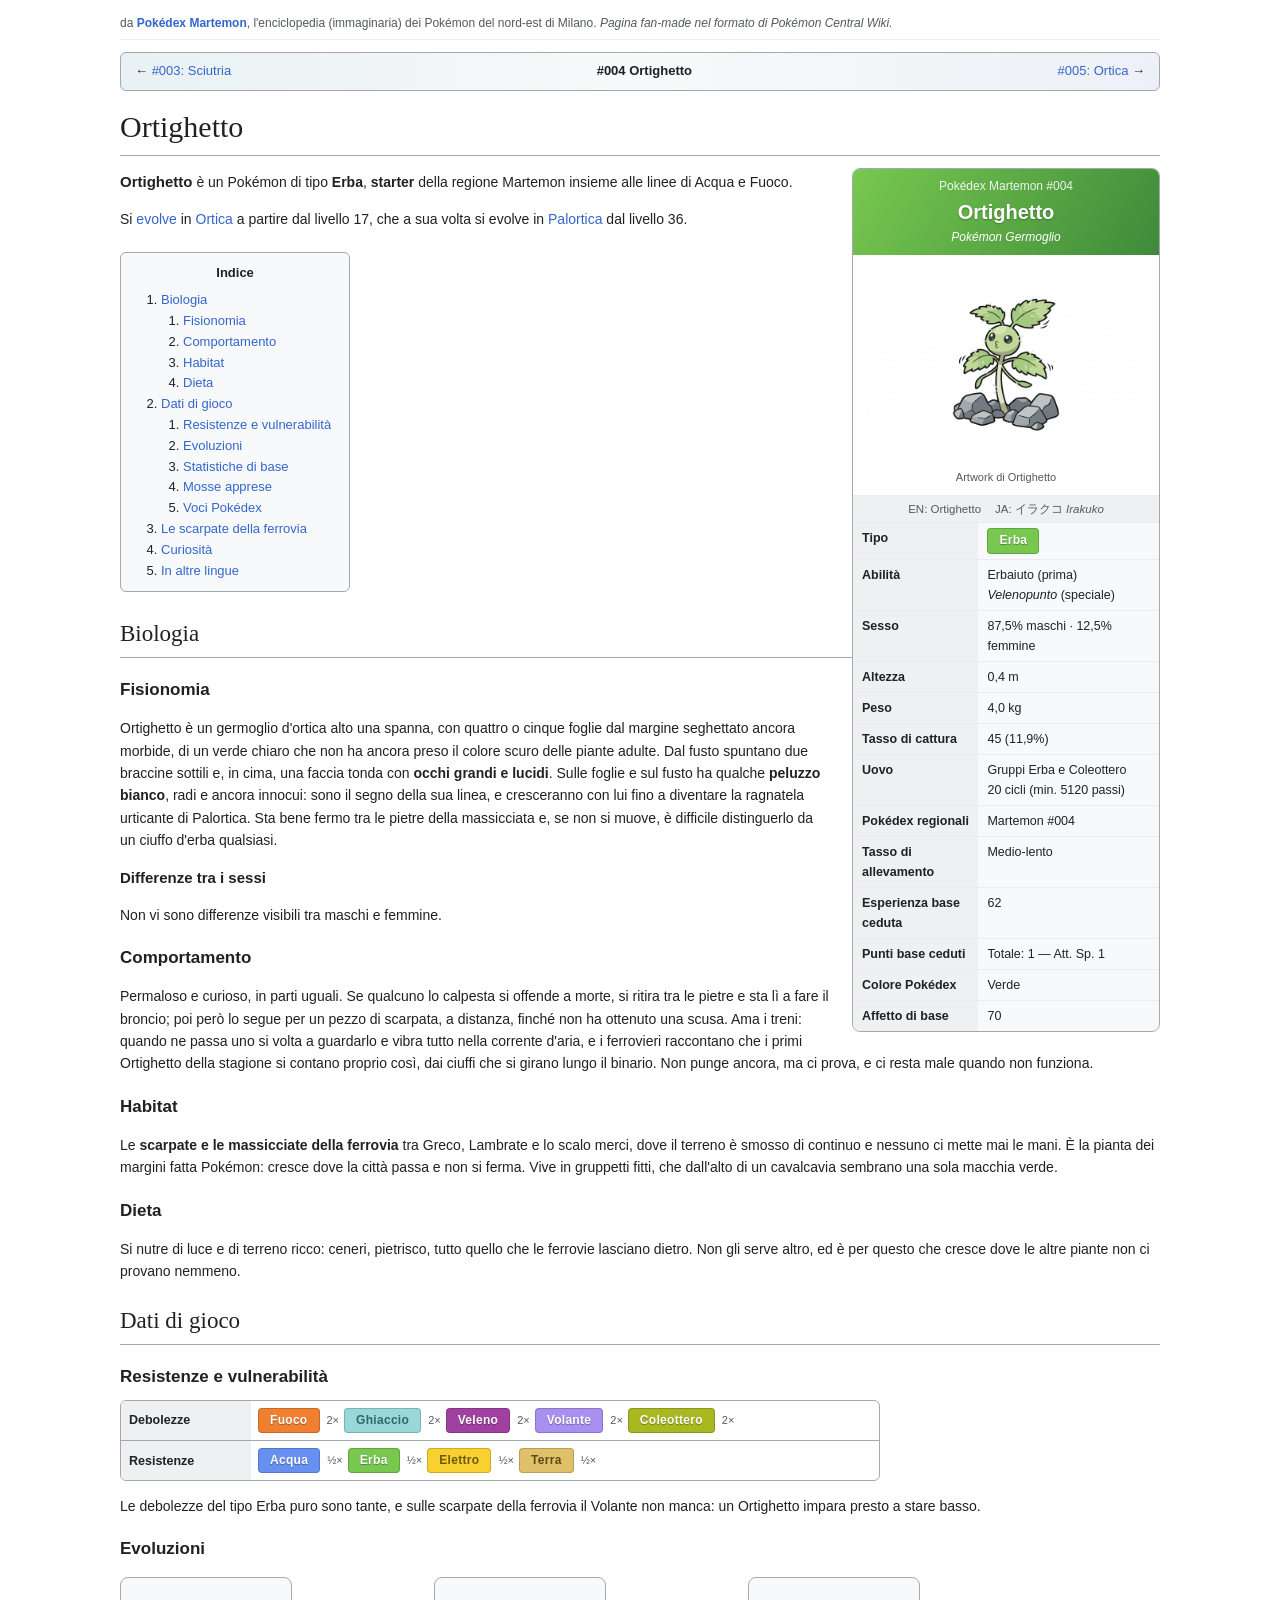
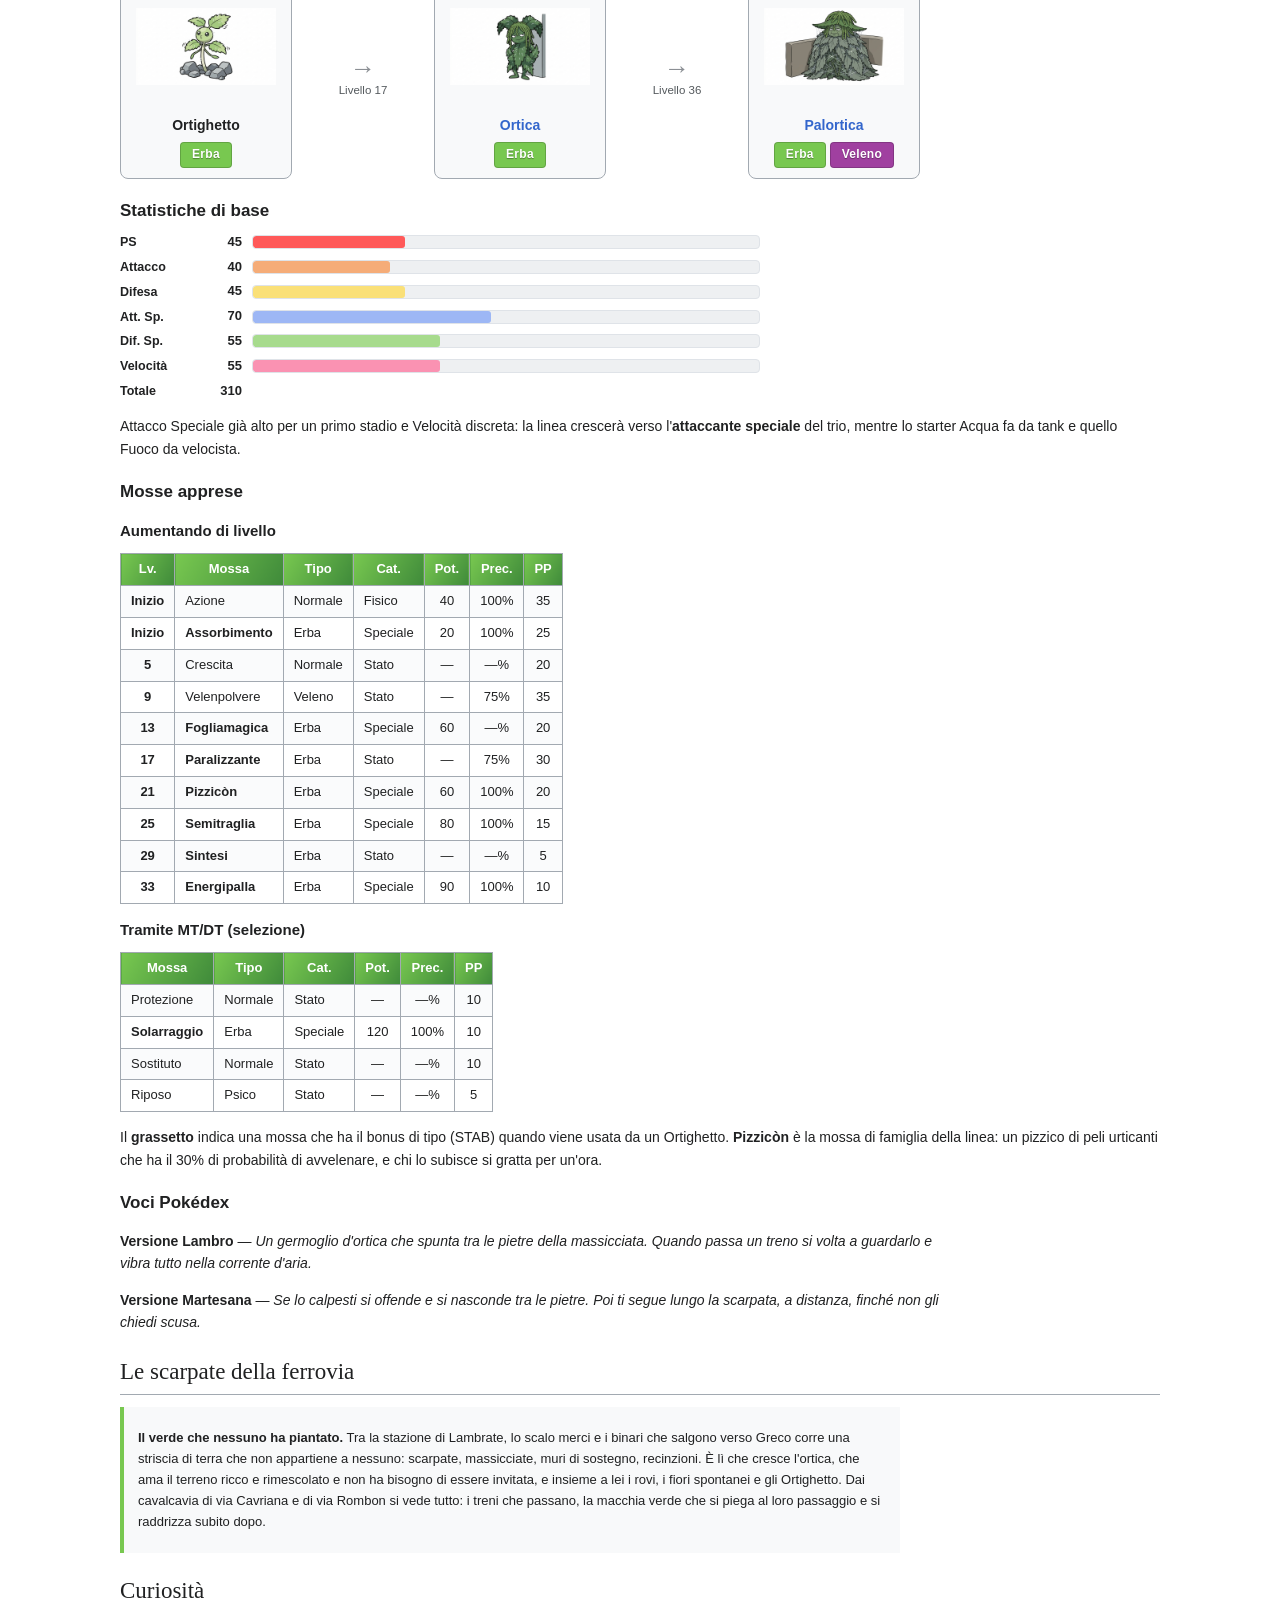
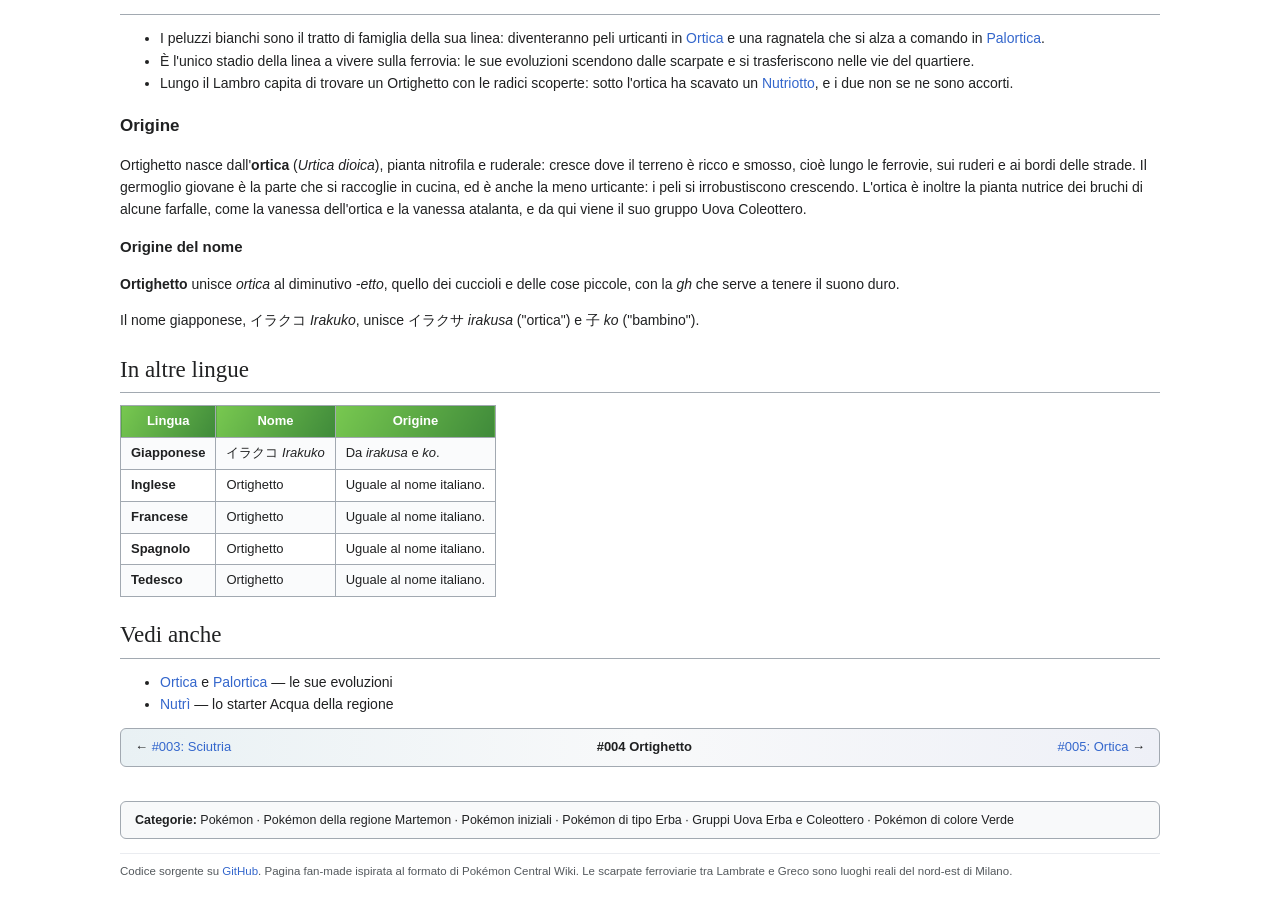
<file: ortighetto.html>
<!DOCTYPE html>
<html lang="it">
<head>
<meta charset="utf-8">
<meta name="viewport" content="width=device-width, initial-scale=1.0">
<title>Ortighetto - Pokédex Martemon</title>
<link rel="stylesheet" href="style.css">
</head>
<body class="erba">
<div class="page">
<div class="sitenotice">da <a href="index.html">Pokédex Martemon</a>, l'enciclopedia (immaginaria) dei Pokémon del nord-est di Milano. <i>Pagina fan-made nel formato di Pokémon Central Wiki.</i></div>
<div class="dexnav"><span>← <a href="sciutria.html">#003: Sciutria</a></span><span class="mid">#004 Ortighetto</span><span><a href="ortica.html">#005: Ortica</a> →</span></div>

<h1>Ortighetto</h1>
<div class="infobox">
<div class="head"><div class="num">Pokédex Martemon #004</div><div class="name">Ortighetto</div><div class="cat">Pokémon Germoglio</div></div>
<div class="art"><img src="img/ortighetto.png" alt="Artwork di Ortighetto"><div class="capt">Artwork di Ortighetto</div></div>
<div class="lang"><span>EN: Ortighetto</span><span>JA: イラクコ <i>Irakuko</i></span></div>
<table>
<tr><th>Tipo</th><td><span class="type t-erba">Erba</span></td></tr>
<tr><th>Abilità</th><td>Erbaiuto (prima)<br><i>Velenopunto</i> (speciale)</td></tr>
<tr><th>Sesso</th><td>87,5% maschi · 12,5% femmine</td></tr>
<tr><th>Altezza</th><td>0,4 m</td></tr>
<tr><th>Peso</th><td>4,0 kg</td></tr>
<tr><th>Tasso di cattura</th><td>45 (11,9%)</td></tr>
<tr><th>Uovo</th><td>Gruppi Erba e Coleottero<br>20 cicli (min. 5120 passi)</td></tr>
<tr><th>Pokédex regionali</th><td>Martemon #004</td></tr>
<tr><th>Tasso di allevamento</th><td>Medio-lento</td></tr>
<tr><th>Esperienza base ceduta</th><td class="num">62</td></tr>
<tr><th>Punti base ceduti</th><td>Totale: 1 — Att. Sp. 1</td></tr>
<tr><th>Colore Pokédex</th><td>Verde</td></tr>
<tr><th>Affetto di base</th><td class="num">70</td></tr>
</table>
</div>

<p class="intro"><b class="pkmn">Ortighetto</b> è un Pokémon di tipo <b>Erba</b>, <b>starter</b> della regione Martemon insieme alle linee di Acqua e Fuoco.</p>
<p>Si <a href="#Evoluzioni">evolve</a> in <a href="ortica.html">Ortica</a> a partire dal livello 17, che a sua volta si evolve in <a href="palortica.html">Palortica</a> dal livello 36.</p>

<div class="toc"><div class="toctitle">Indice</div>
<ol>
<li><a href="#Biologia">Biologia</a><ol><li><a href="#Fisionomia">Fisionomia</a></li><li><a href="#Comportamento">Comportamento</a></li><li><a href="#Habitat">Habitat</a></li><li><a href="#Dieta">Dieta</a></li></ol></li>
<li><a href="#Dati">Dati di gioco</a><ol><li><a href="#Resistenze">Resistenze e vulnerabilità</a></li><li><a href="#Evoluzioni">Evoluzioni</a></li><li><a href="#Statistiche">Statistiche di base</a></li><li><a href="#Mosse">Mosse apprese</a></li><li><a href="#Voci">Voci Pokédex</a></li></ol></li>
<li><a href="#Ferrovia">Le scarpate della ferrovia</a></li>
<li><a href="#Curiosita">Curiosità</a></li>
<li><a href="#Lingue">In altre lingue</a></li>
</ol></div>

<h2 id="Biologia">Biologia</h2>
<h3 id="Fisionomia">Fisionomia</h3>
<p>Ortighetto è un germoglio d'ortica alto una spanna, con quattro o cinque foglie dal margine seghettato ancora morbide, di un verde chiaro che non ha ancora preso il colore scuro delle piante adulte. Dal fusto spuntano due braccine sottili e, in cima, una faccia tonda con <b>occhi grandi e lucidi</b>. Sulle foglie e sul fusto ha qualche <b>peluzzo bianco</b>, radi e ancora innocui: sono il segno della sua linea, e cresceranno con lui fino a diventare la ragnatela urticante di Palortica. Sta bene fermo tra le pietre della massicciata e, se non si muove, è difficile distinguerlo da un ciuffo d'erba qualsiasi.</p>
<h4>Differenze tra i sessi</h4>
<p>Non vi sono differenze visibili tra maschi e femmine.</p>

<h3 id="Comportamento">Comportamento</h3>
<p>Permaloso e curioso, in parti uguali. Se qualcuno lo calpesta si offende a morte, si ritira tra le pietre e sta lì a fare il broncio; poi però lo segue per un pezzo di scarpata, a distanza, finché non ha ottenuto una scusa. Ama i treni: quando ne passa uno si volta a guardarlo e vibra tutto nella corrente d'aria, e i ferrovieri raccontano che i primi Ortighetto della stagione si contano proprio così, dai ciuffi che si girano lungo il binario. Non punge ancora, ma ci prova, e ci resta male quando non funziona.</p>

<h3 id="Habitat">Habitat</h3>
<p>Le <b>scarpate e le massicciate della ferrovia</b> tra Greco, Lambrate e lo scalo merci, dove il terreno è smosso di continuo e nessuno ci mette mai le mani. È la pianta dei margini fatta Pokémon: cresce dove la città passa e non si ferma. Vive in gruppetti fitti, che dall'alto di un cavalcavia sembrano una sola macchia verde.</p>

<h3 id="Dieta">Dieta</h3>
<p>Si nutre di luce e di terreno ricco: ceneri, pietrisco, tutto quello che le ferrovie lasciano dietro. Non gli serve altro, ed è per questo che cresce dove le altre piante non ci provano nemmeno.</p>

<h2 id="Dati">Dati di gioco</h2>
<h3 id="Resistenze">Resistenze e vulnerabilità</h3>
<div class="effbox"><div class="effrow"><div class="efflabel">Debolezze</div><div class="effcells"><span class="type t-fuoco">Fuoco</span><span class="effx">2×</span><span class="type t-ghiaccio">Ghiaccio</span><span class="effx">2×</span><span class="type t-veleno">Veleno</span><span class="effx">2×</span><span class="type t-volante">Volante</span><span class="effx">2×</span><span class="type t-coleot">Coleottero</span><span class="effx">2×</span></div></div><div class="effrow"><div class="efflabel">Resistenze</div><div class="effcells"><span class="type t-acqua">Acqua</span><span class="effx">½×</span><span class="type t-erba">Erba</span><span class="effx">½×</span><span class="type t-elettro">Elettro</span><span class="effx">½×</span><span class="type t-terra">Terra</span><span class="effx">½×</span></div></div></div>
<p>Le debolezze del tipo Erba puro sono tante, e sulle scarpate della ferrovia il Volante non manca: un Ortighetto impara presto a stare basso.</p>

<h3 id="Evoluzioni">Evoluzioni</h3>
<div class="evochain"><div class="evocard"><img src="img/ortighetto.png" alt="Ortighetto"><div class="nm">Ortighetto</div><span class="type t-erba">Erba</span></div><div class="evoarrow"><div class="ar">→</div><div>Livello 17</div></div><div class="evocard"><img src="img/ortica.png" alt="Ortica"><div class="nm"><a href="ortica.html">Ortica</a></div><span class="type t-erba">Erba</span></div><div class="evoarrow"><div class="ar">→</div><div>Livello 36</div></div><div class="evocard"><img src="img/palortica.png" alt="Palortica"><div class="nm"><a href="palortica.html">Palortica</a></div><span class="type t-erba">Erba</span> <span class="type t-veleno">Veleno</span></div></div>

<h3 id="Statistiche">Statistiche di base</h3>
<div class="statbars"><div class="statrow s-ps"><div class="sn">PS</div><div class="sv">45</div><div class="sb"><i style="width:30%"></i></div></div><div class="statrow s-att"><div class="sn">Attacco</div><div class="sv">40</div><div class="sb"><i style="width:27%"></i></div></div><div class="statrow s-dif"><div class="sn">Difesa</div><div class="sv">45</div><div class="sb"><i style="width:30%"></i></div></div><div class="statrow s-asp"><div class="sn">Att. Sp.</div><div class="sv">70</div><div class="sb"><i style="width:47%"></i></div></div><div class="statrow s-dsp"><div class="sn">Dif. Sp.</div><div class="sv">55</div><div class="sb"><i style="width:37%"></i></div></div><div class="statrow s-vel"><div class="sn">Velocità</div><div class="sv">55</div><div class="sb"><i style="width:37%"></i></div></div><div class="statrow"><div class="sn">Totale</div><div class="sv">310</div><div class="sb" style="visibility:hidden"></div></div></div>
<p>Attacco Speciale già alto per un primo stadio e Velocità discreta: la linea crescerà verso l'<b>attaccante speciale</b> del trio, mentre lo starter Acqua fa da tank e quello Fuoco da velocista.</p>

<h3 id="Mosse">Mosse apprese</h3>
<h4>Aumentando di livello</h4>
<table class="wtable">
<tr><th>Lv.</th><th>Mossa</th><th>Tipo</th><th>Cat.</th><th>Pot.</th><th>Prec.</th><th>PP</th></tr>
<tr><td class="lvl">Inizio</td><td>Azione</td><td>Normale</td><td>Fisico</td><td class="num">40</td><td class="num">100%</td><td class="num">35</td></tr>
<tr><td class="lvl">Inizio</td><td class="stab">Assorbimento</td><td>Erba</td><td>Speciale</td><td class="num">20</td><td class="num">100%</td><td class="num">25</td></tr>
<tr><td class="lvl">5</td><td>Crescita</td><td>Normale</td><td>Stato</td><td class="num">—</td><td class="num">—%</td><td class="num">20</td></tr>
<tr><td class="lvl">9</td><td>Velenpolvere</td><td>Veleno</td><td>Stato</td><td class="num">—</td><td class="num">75%</td><td class="num">35</td></tr>
<tr><td class="lvl">13</td><td class="stab">Fogliamagica</td><td>Erba</td><td>Speciale</td><td class="num">60</td><td class="num">—%</td><td class="num">20</td></tr>
<tr><td class="lvl">17</td><td class="stab">Paralizzante</td><td>Erba</td><td>Stato</td><td class="num">—</td><td class="num">75%</td><td class="num">30</td></tr>
<tr><td class="lvl">21</td><td class="stab">Pizzicòn</td><td>Erba</td><td>Speciale</td><td class="num">60</td><td class="num">100%</td><td class="num">20</td></tr>
<tr><td class="lvl">25</td><td class="stab">Semitraglia</td><td>Erba</td><td>Speciale</td><td class="num">80</td><td class="num">100%</td><td class="num">15</td></tr>
<tr><td class="lvl">29</td><td class="stab">Sintesi</td><td>Erba</td><td>Stato</td><td class="num">—</td><td class="num">—%</td><td class="num">5</td></tr>
<tr><td class="lvl">33</td><td class="stab">Energipalla</td><td>Erba</td><td>Speciale</td><td class="num">90</td><td class="num">100%</td><td class="num">10</td></tr>
</table>
<h4>Tramite MT/DT (selezione)</h4>
<table class="wtable">
<tr><th>Mossa</th><th>Tipo</th><th>Cat.</th><th>Pot.</th><th>Prec.</th><th>PP</th></tr>
<tr><td>Protezione</td><td>Normale</td><td>Stato</td><td class="num">—</td><td class="num">—%</td><td class="num">10</td></tr>
<tr><td class="stab">Solarraggio</td><td>Erba</td><td>Speciale</td><td class="num">120</td><td class="num">100%</td><td class="num">10</td></tr>
<tr><td>Sostituto</td><td>Normale</td><td>Stato</td><td class="num">—</td><td class="num">—%</td><td class="num">10</td></tr>
<tr><td>Riposo</td><td>Psico</td><td>Stato</td><td class="num">—</td><td class="num">—%</td><td class="num">5</td></tr>
</table>
<p>Il <b>grassetto</b> indica una mossa che ha il bonus di tipo (STAB) quando viene usata da un Ortighetto. <b>Pizzicòn</b> è la mossa di famiglia della linea: un pizzico di peli urticanti che ha il 30% di probabilità di avvelenare, e chi lo subisce si gratta per un'ora.</p>

<h3 id="Voci">Voci Pokédex</h3>
<div class="dexentries">
<p><span class="ver">Versione Lambro</span> — <i>Un germoglio d'ortica che spunta tra le pietre della massicciata. Quando passa un treno si volta a guardarlo e vibra tutto nella corrente d'aria.</i></p>
<p><span class="ver">Versione Martesana</span> — <i>Se lo calpesti si offende e si nasconde tra le pietre. Poi ti segue lungo la scarpata, a distanza, finché non gli chiedi scusa.</i></p>
</div>

<h2 id="Ferrovia">Le scarpate della ferrovia</h2>
<div class="notabene"><p><b>Il verde che nessuno ha piantato.</b> Tra la stazione di Lambrate, lo scalo merci e i binari che salgono verso Greco corre una striscia di terra che non appartiene a nessuno: scarpate, massicciate, muri di sostegno, recinzioni. È lì che cresce l'ortica, che ama il terreno ricco e rimescolato e non ha bisogno di essere invitata, e insieme a lei i rovi, i fiori spontanei e gli Ortighetto. Dai cavalcavia di via Cavriana e di via Rombon si vede tutto: i treni che passano, la macchia verde che si piega al loro passaggio e si raddrizza subito dopo.</p></div>

<h2 id="Curiosita">Curiosità</h2>
<ul>
<li>I peluzzi bianchi sono il tratto di famiglia della sua linea: diventeranno peli urticanti in <a href="ortica.html">Ortica</a> e una ragnatela che si alza a comando in <a href="palortica.html">Palortica</a>.</li>
<li>È l'unico stadio della linea a vivere sulla ferrovia: le sue evoluzioni scendono dalle scarpate e si trasferiscono nelle vie del quartiere.</li>
<li>Lungo il Lambro capita di trovare un Ortighetto con le radici scoperte: sotto l'ortica ha scavato un <a href="nutriotto.html">Nutriotto</a>, e i due non se ne sono accorti.</li>
</ul>
<h3>Origine</h3>
<p>Ortighetto nasce dall'<b>ortica</b> (<i>Urtica dioica</i>), pianta nitrofila e ruderale: cresce dove il terreno è ricco e smosso, cioè lungo le ferrovie, sui ruderi e ai bordi delle strade. Il germoglio giovane è la parte che si raccoglie in cucina, ed è anche la meno urticante: i peli si irrobustiscono crescendo. L'ortica è inoltre la pianta nutrice dei bruchi di alcune farfalle, come la vanessa dell'ortica e la vanessa atalanta, e da qui viene il suo gruppo Uova Coleottero.</p>
<h4>Origine del nome</h4>
<p><b>Ortighetto</b> unisce <i>ortica</i> al diminutivo <i>-etto</i>, quello dei cuccioli e delle cose piccole, con la <i>gh</i> che serve a tenere il suono duro.</p>
<p>Il nome giapponese, イラクコ <i>Irakuko</i>, unisce イラクサ <i>irakusa</i> ("ortica") e 子 <i>ko</i> ("bambino").</p>

<h2 id="Lingue">In altre lingue</h2>
<table class="wtable">
<tr><th>Lingua</th><th>Nome</th><th>Origine</th></tr>
<tr><td class="stab">Giapponese</td><td>イラクコ <i>Irakuko</i></td><td>Da <i>irakusa</i> e <i>ko</i>.</td></tr>
<tr><td class="stab">Inglese</td><td>Ortighetto</td><td>Uguale al nome italiano.</td></tr>
<tr><td class="stab">Francese</td><td>Ortighetto</td><td>Uguale al nome italiano.</td></tr>
<tr><td class="stab">Spagnolo</td><td>Ortighetto</td><td>Uguale al nome italiano.</td></tr>
<tr><td class="stab">Tedesco</td><td>Ortighetto</td><td>Uguale al nome italiano.</td></tr>
</table>

<h2>Vedi anche</h2>
<ul>
<li><a href="ortica.html">Ortica</a> e <a href="palortica.html">Palortica</a> — le sue evoluzioni</li>
<li><a href="nutri.html">Nutrì</a> — lo starter Acqua della regione</li>
</ul>

<div class="dexnav"><span>← <a href="sciutria.html">#003: Sciutria</a></span><span class="mid">#004 Ortighetto</span><span><a href="ortica.html">#005: Ortica</a> →</span></div>
<div class="cats"><b>Categorie:</b> Pokémon · Pokémon della regione Martemon · Pokémon iniziali · Pokémon di tipo Erba · Gruppi Uova Erba e Coleottero · Pokémon di colore Verde</div>
<div class="footer">Codice sorgente su <a href="https://github.com/JacopoCiccoianni/Martemon">GitHub</a>. Pagina fan-made ispirata al formato di Pokémon Central Wiki. Le scarpate ferroviarie tra Lambrate e Greco sono luoghi reali del nord-est di Milano.</div>
</div>
</body>
</html>
</file>
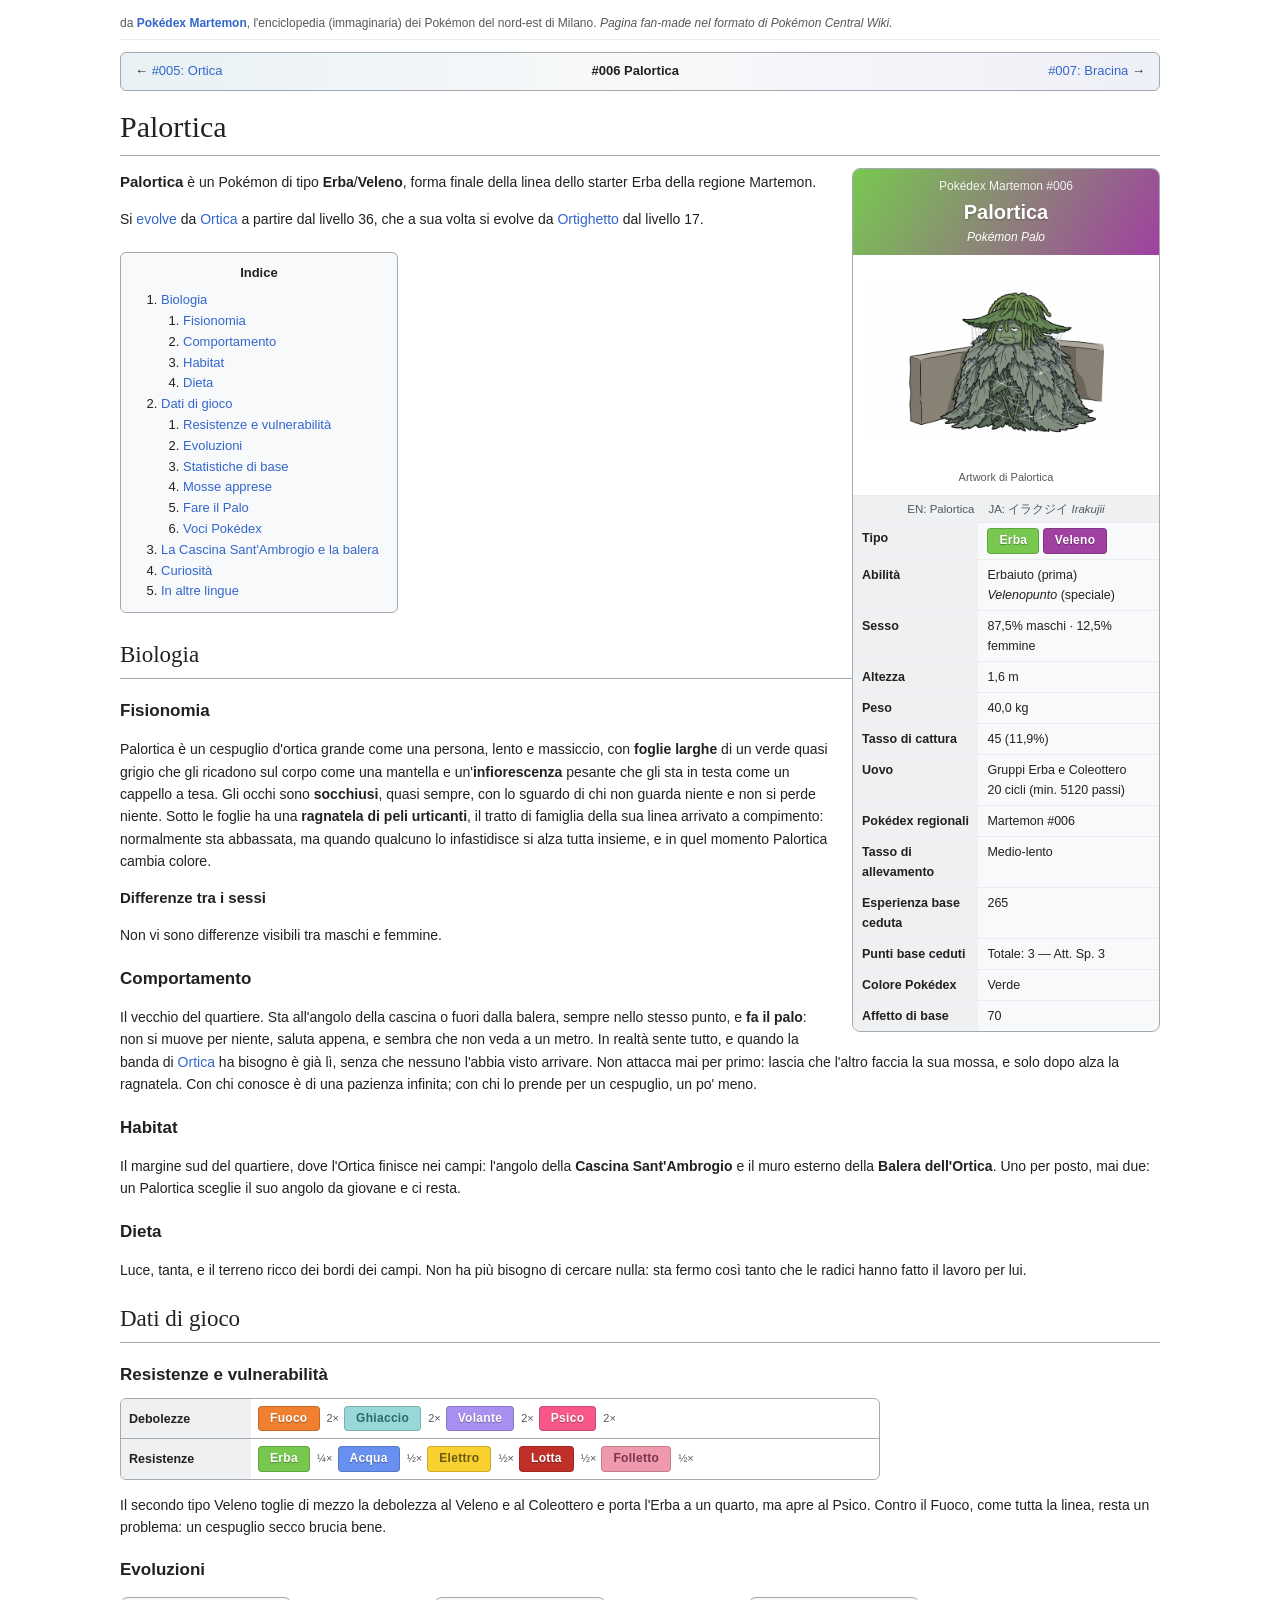
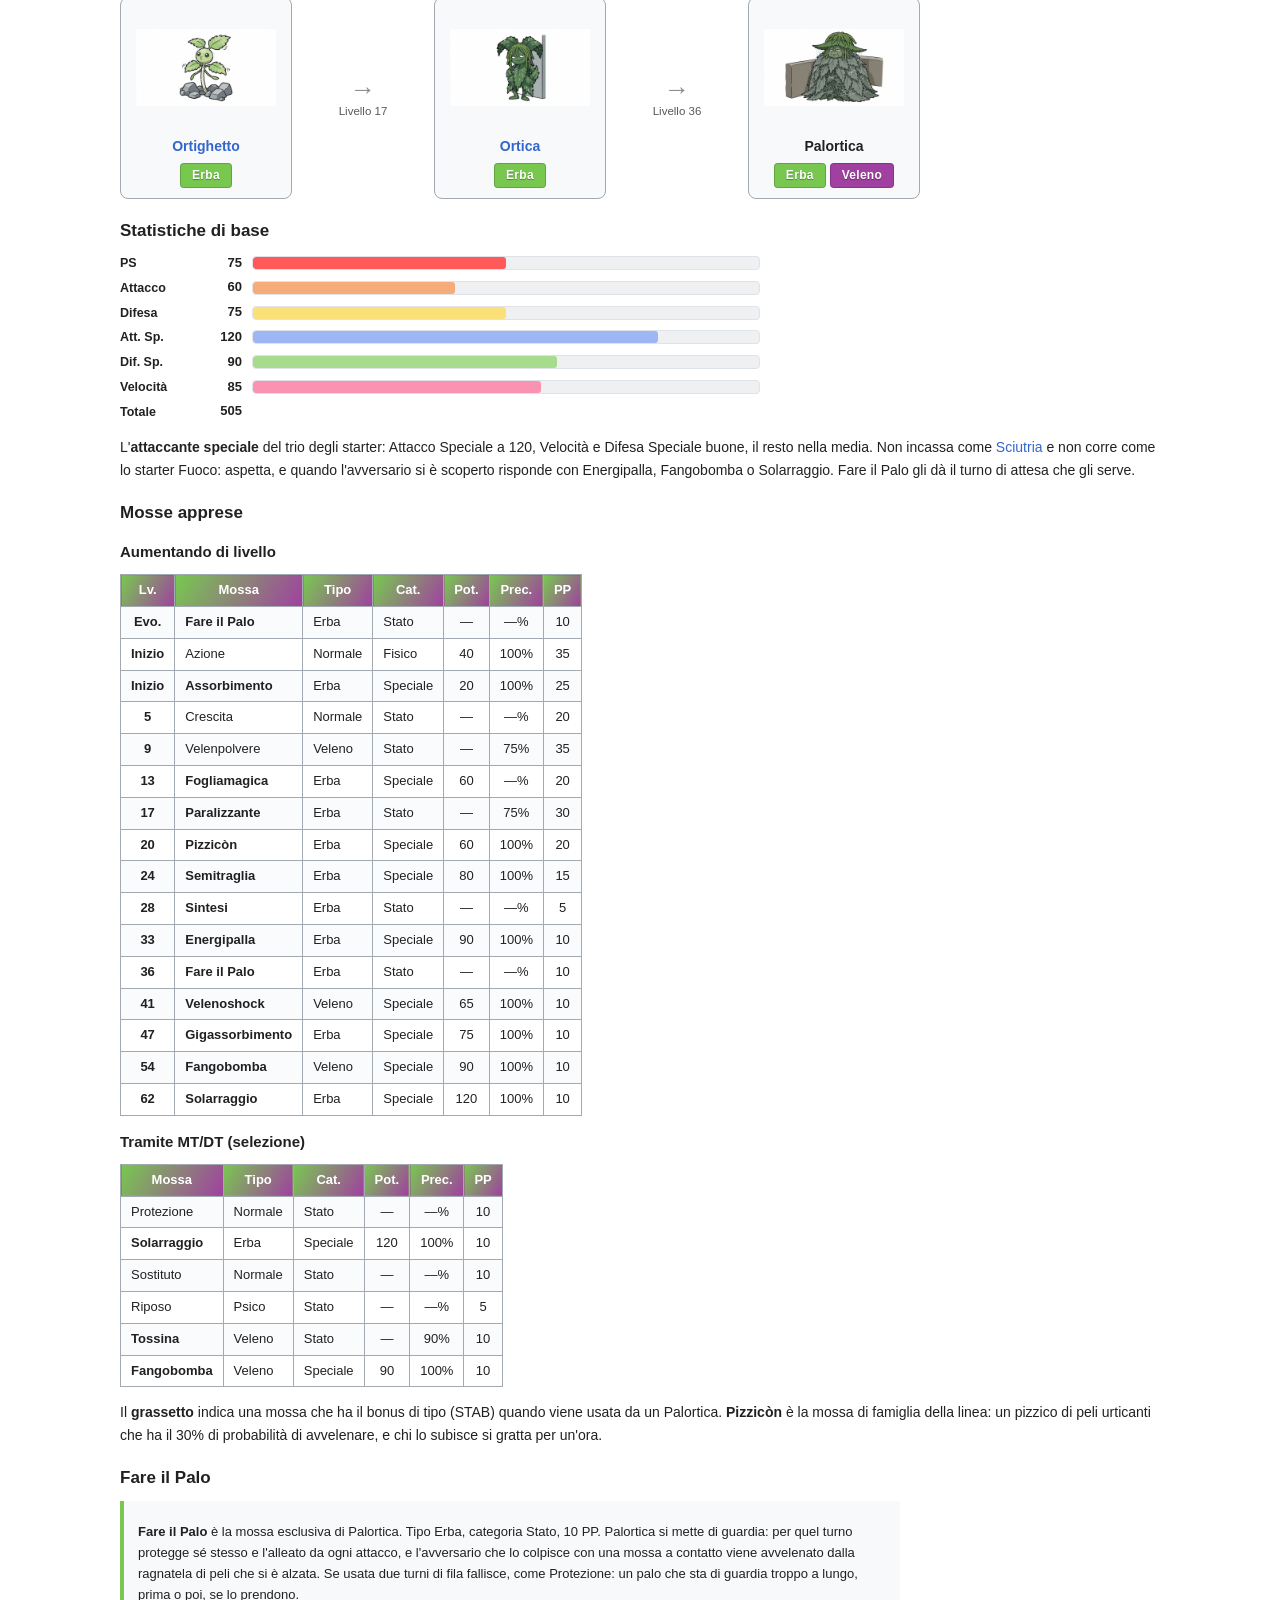
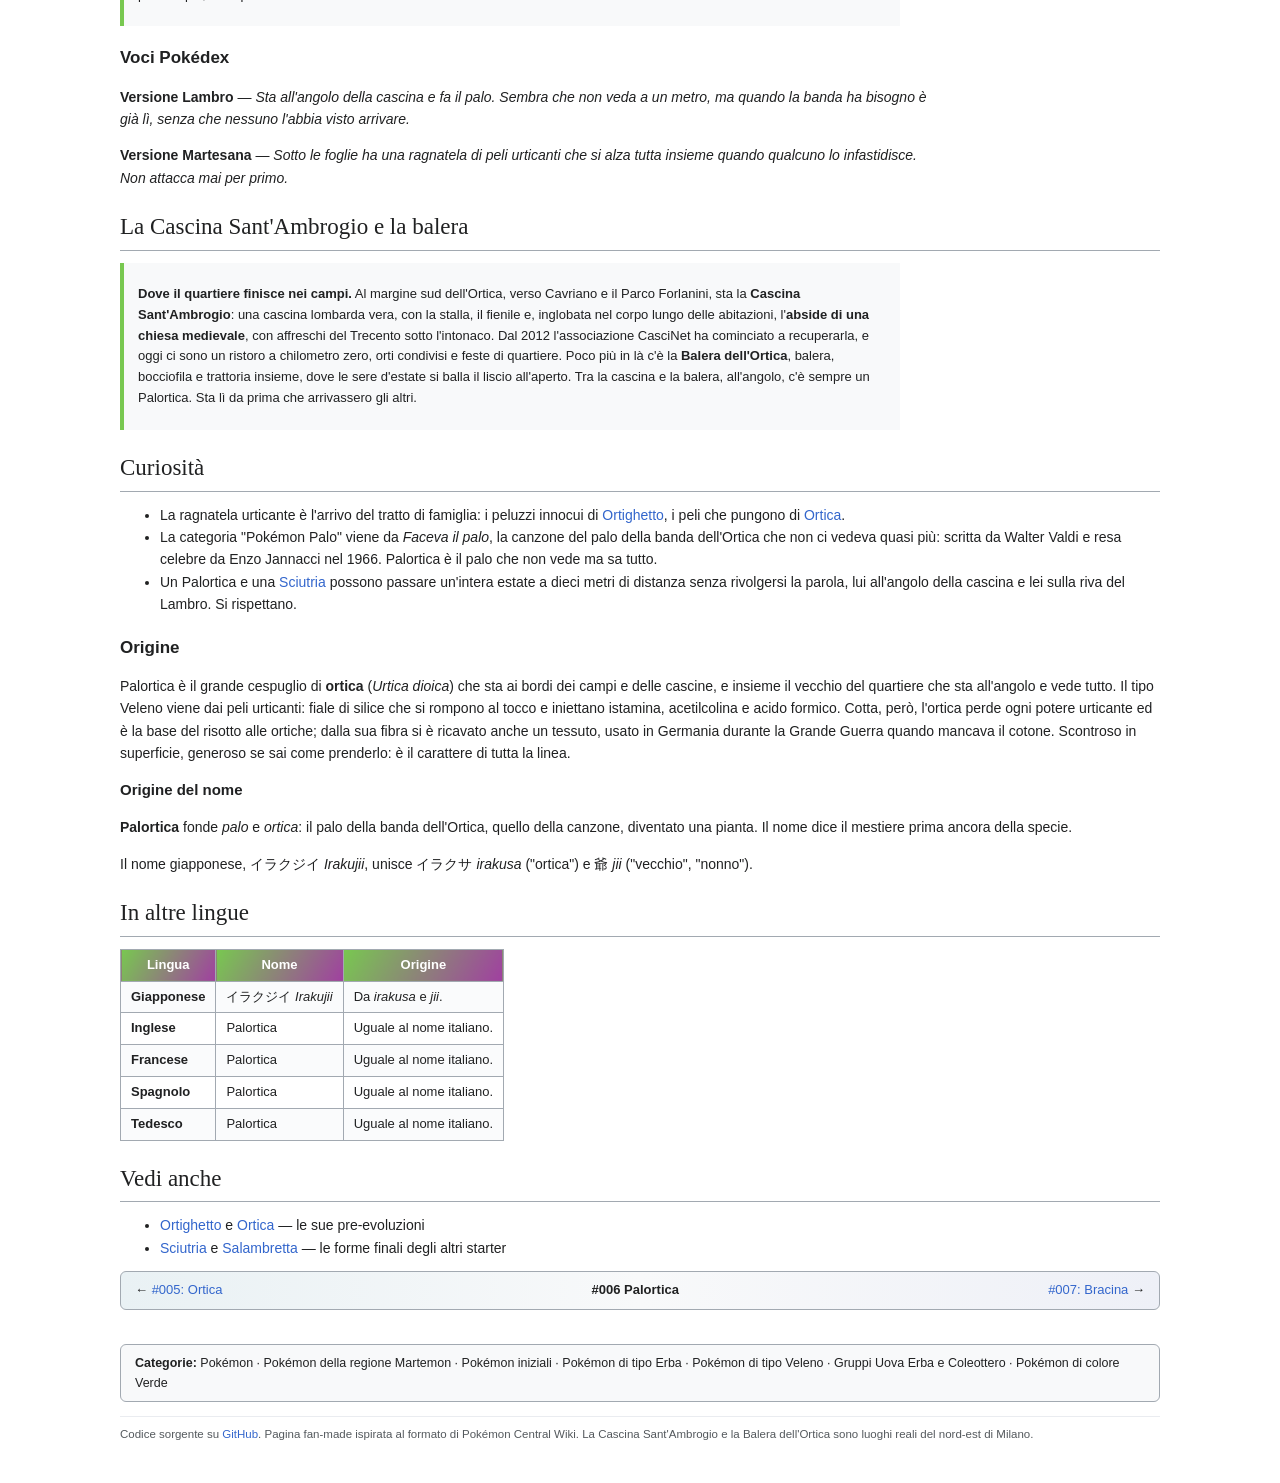
<file: palortica.html>
<!DOCTYPE html>
<html lang="it">
<head>
<meta charset="utf-8">
<meta name="viewport" content="width=device-width, initial-scale=1.0">
<title>Palortica - Pokédex Martemon</title>
<link rel="stylesheet" href="style.css">
</head>
<body class="erba-veleno">
<div class="page">
<div class="sitenotice">da <a href="index.html">Pokédex Martemon</a>, l'enciclopedia (immaginaria) dei Pokémon del nord-est di Milano. <i>Pagina fan-made nel formato di Pokémon Central Wiki.</i></div>
<div class="dexnav"><span>← <a href="ortica.html">#005: Ortica</a></span><span class="mid">#006 Palortica</span><span><a href="bracina.html">#007: Bracina</a> →</span></div>

<h1>Palortica</h1>
<div class="infobox">
<div class="head"><div class="num">Pokédex Martemon #006</div><div class="name">Palortica</div><div class="cat">Pokémon Palo</div></div>
<div class="art"><img src="img/palortica.png" alt="Artwork di Palortica"><div class="capt">Artwork di Palortica</div></div>
<div class="lang"><span>EN: Palortica</span><span>JA: イラクジイ <i>Irakujii</i></span></div>
<table>
<tr><th>Tipo</th><td><span class="type t-erba">Erba</span> <span class="type t-veleno">Veleno</span></td></tr>
<tr><th>Abilità</th><td>Erbaiuto (prima)<br><i>Velenopunto</i> (speciale)</td></tr>
<tr><th>Sesso</th><td>87,5% maschi · 12,5% femmine</td></tr>
<tr><th>Altezza</th><td>1,6 m</td></tr>
<tr><th>Peso</th><td>40,0 kg</td></tr>
<tr><th>Tasso di cattura</th><td>45 (11,9%)</td></tr>
<tr><th>Uovo</th><td>Gruppi Erba e Coleottero<br>20 cicli (min. 5120 passi)</td></tr>
<tr><th>Pokédex regionali</th><td>Martemon #006</td></tr>
<tr><th>Tasso di allevamento</th><td>Medio-lento</td></tr>
<tr><th>Esperienza base ceduta</th><td class="num">265</td></tr>
<tr><th>Punti base ceduti</th><td>Totale: 3 — Att. Sp. 3</td></tr>
<tr><th>Colore Pokédex</th><td>Verde</td></tr>
<tr><th>Affetto di base</th><td class="num">70</td></tr>
</table>
</div>

<p class="intro"><b class="pkmn">Palortica</b> è un Pokémon di tipo <b>Erba</b>/<b>Veleno</b>, forma finale della linea dello starter Erba della regione Martemon.</p>
<p>Si <a href="#Evoluzioni">evolve</a> da <a href="ortica.html">Ortica</a> a partire dal livello 36, che a sua volta si evolve da <a href="ortighetto.html">Ortighetto</a> dal livello 17.</p>

<div class="toc"><div class="toctitle">Indice</div>
<ol>
<li><a href="#Biologia">Biologia</a><ol><li><a href="#Fisionomia">Fisionomia</a></li><li><a href="#Comportamento">Comportamento</a></li><li><a href="#Habitat">Habitat</a></li><li><a href="#Dieta">Dieta</a></li></ol></li>
<li><a href="#Dati">Dati di gioco</a><ol><li><a href="#Resistenze">Resistenze e vulnerabilità</a></li><li><a href="#Evoluzioni">Evoluzioni</a></li><li><a href="#Statistiche">Statistiche di base</a></li><li><a href="#Mosse">Mosse apprese</a></li><li><a href="#Palo">Fare il Palo</a></li><li><a href="#Voci">Voci Pokédex</a></li></ol></li>
<li><a href="#Cascina">La Cascina Sant'Ambrogio e la balera</a></li>
<li><a href="#Curiosita">Curiosità</a></li>
<li><a href="#Lingue">In altre lingue</a></li>
</ol></div>

<h2 id="Biologia">Biologia</h2>
<h3 id="Fisionomia">Fisionomia</h3>
<p>Palortica è un cespuglio d'ortica grande come una persona, lento e massiccio, con <b>foglie larghe</b> di un verde quasi grigio che gli ricadono sul corpo come una mantella e un'<b>infiorescenza</b> pesante che gli sta in testa come un cappello a tesa. Gli occhi sono <b>socchiusi</b>, quasi sempre, con lo sguardo di chi non guarda niente e non si perde niente. Sotto le foglie ha una <b>ragnatela di peli urticanti</b>, il tratto di famiglia della sua linea arrivato a compimento: normalmente sta abbassata, ma quando qualcuno lo infastidisce si alza tutta insieme, e in quel momento Palortica cambia colore.</p>
<h4>Differenze tra i sessi</h4>
<p>Non vi sono differenze visibili tra maschi e femmine.</p>

<h3 id="Comportamento">Comportamento</h3>
<p>Il vecchio del quartiere. Sta all'angolo della cascina o fuori dalla balera, sempre nello stesso punto, e <b>fa il palo</b>: non si muove per niente, saluta appena, e sembra che non veda a un metro. In realtà sente tutto, e quando la banda di <a href="ortica.html">Ortica</a> ha bisogno è già lì, senza che nessuno l'abbia visto arrivare. Non attacca mai per primo: lascia che l'altro faccia la sua mossa, e solo dopo alza la ragnatela. Con chi conosce è di una pazienza infinita; con chi lo prende per un cespuglio, un po' meno.</p>

<h3 id="Habitat">Habitat</h3>
<p>Il margine sud del quartiere, dove l'Ortica finisce nei campi: l'angolo della <b>Cascina Sant'Ambrogio</b> e il muro esterno della <b>Balera dell'Ortica</b>. Uno per posto, mai due: un Palortica sceglie il suo angolo da giovane e ci resta.</p>

<h3 id="Dieta">Dieta</h3>
<p>Luce, tanta, e il terreno ricco dei bordi dei campi. Non ha più bisogno di cercare nulla: sta fermo così tanto che le radici hanno fatto il lavoro per lui.</p>

<h2 id="Dati">Dati di gioco</h2>
<h3 id="Resistenze">Resistenze e vulnerabilità</h3>
<div class="effbox"><div class="effrow"><div class="efflabel">Debolezze</div><div class="effcells"><span class="type t-fuoco">Fuoco</span><span class="effx">2×</span><span class="type t-ghiaccio">Ghiaccio</span><span class="effx">2×</span><span class="type t-volante">Volante</span><span class="effx">2×</span><span class="type t-psico">Psico</span><span class="effx">2×</span></div></div><div class="effrow"><div class="efflabel">Resistenze</div><div class="effcells"><span class="type t-erba">Erba</span><span class="effx">¼×</span><span class="type t-acqua">Acqua</span><span class="effx">½×</span><span class="type t-elettro">Elettro</span><span class="effx">½×</span><span class="type t-lotta">Lotta</span><span class="effx">½×</span><span class="type t-folletto">Folletto</span><span class="effx">½×</span></div></div></div>
<p>Il secondo tipo Veleno toglie di mezzo la debolezza al Veleno e al Coleottero e porta l'Erba a un quarto, ma apre al Psico. Contro il Fuoco, come tutta la linea, resta un problema: un cespuglio secco brucia bene.</p>

<h3 id="Evoluzioni">Evoluzioni</h3>
<div class="evochain"><div class="evocard"><img src="img/ortighetto.png" alt="Ortighetto"><div class="nm"><a href="ortighetto.html">Ortighetto</a></div><span class="type t-erba">Erba</span></div><div class="evoarrow"><div class="ar">→</div><div>Livello 17</div></div><div class="evocard"><img src="img/ortica.png" alt="Ortica"><div class="nm"><a href="ortica.html">Ortica</a></div><span class="type t-erba">Erba</span></div><div class="evoarrow"><div class="ar">→</div><div>Livello 36</div></div><div class="evocard"><img src="img/palortica.png" alt="Palortica"><div class="nm">Palortica</div><span class="type t-erba">Erba</span> <span class="type t-veleno">Veleno</span></div></div>

<h3 id="Statistiche">Statistiche di base</h3>
<div class="statbars"><div class="statrow s-ps"><div class="sn">PS</div><div class="sv">75</div><div class="sb"><i style="width:50%"></i></div></div><div class="statrow s-att"><div class="sn">Attacco</div><div class="sv">60</div><div class="sb"><i style="width:40%"></i></div></div><div class="statrow s-dif"><div class="sn">Difesa</div><div class="sv">75</div><div class="sb"><i style="width:50%"></i></div></div><div class="statrow s-asp"><div class="sn">Att. Sp.</div><div class="sv">120</div><div class="sb"><i style="width:80%"></i></div></div><div class="statrow s-dsp"><div class="sn">Dif. Sp.</div><div class="sv">90</div><div class="sb"><i style="width:60%"></i></div></div><div class="statrow s-vel"><div class="sn">Velocità</div><div class="sv">85</div><div class="sb"><i style="width:57%"></i></div></div><div class="statrow"><div class="sn">Totale</div><div class="sv">505</div><div class="sb" style="visibility:hidden"></div></div></div>
<p>L'<b>attaccante speciale</b> del trio degli starter: Attacco Speciale a 120, Velocità e Difesa Speciale buone, il resto nella media. Non incassa come <a href="sciutria.html">Sciutria</a> e non corre come lo starter Fuoco: aspetta, e quando l'avversario si è scoperto risponde con Energipalla, Fangobomba o Solarraggio. Fare il Palo gli dà il turno di attesa che gli serve.</p>

<h3 id="Mosse">Mosse apprese</h3>
<h4>Aumentando di livello</h4>
<table class="wtable">
<tr><th>Lv.</th><th>Mossa</th><th>Tipo</th><th>Cat.</th><th>Pot.</th><th>Prec.</th><th>PP</th></tr>
<tr><td class="lvl">Evo.</td><td class="stab">Fare il Palo</td><td>Erba</td><td>Stato</td><td class="num">—</td><td class="num">—%</td><td class="num">10</td></tr>
<tr><td class="lvl">Inizio</td><td>Azione</td><td>Normale</td><td>Fisico</td><td class="num">40</td><td class="num">100%</td><td class="num">35</td></tr>
<tr><td class="lvl">Inizio</td><td class="stab">Assorbimento</td><td>Erba</td><td>Speciale</td><td class="num">20</td><td class="num">100%</td><td class="num">25</td></tr>
<tr><td class="lvl">5</td><td>Crescita</td><td>Normale</td><td>Stato</td><td class="num">—</td><td class="num">—%</td><td class="num">20</td></tr>
<tr><td class="lvl">9</td><td>Velenpolvere</td><td>Veleno</td><td>Stato</td><td class="num">—</td><td class="num">75%</td><td class="num">35</td></tr>
<tr><td class="lvl">13</td><td class="stab">Fogliamagica</td><td>Erba</td><td>Speciale</td><td class="num">60</td><td class="num">—%</td><td class="num">20</td></tr>
<tr><td class="lvl">17</td><td class="stab">Paralizzante</td><td>Erba</td><td>Stato</td><td class="num">—</td><td class="num">75%</td><td class="num">30</td></tr>
<tr><td class="lvl">20</td><td class="stab">Pizzicòn</td><td>Erba</td><td>Speciale</td><td class="num">60</td><td class="num">100%</td><td class="num">20</td></tr>
<tr><td class="lvl">24</td><td class="stab">Semitraglia</td><td>Erba</td><td>Speciale</td><td class="num">80</td><td class="num">100%</td><td class="num">15</td></tr>
<tr><td class="lvl">28</td><td class="stab">Sintesi</td><td>Erba</td><td>Stato</td><td class="num">—</td><td class="num">—%</td><td class="num">5</td></tr>
<tr><td class="lvl">33</td><td class="stab">Energipalla</td><td>Erba</td><td>Speciale</td><td class="num">90</td><td class="num">100%</td><td class="num">10</td></tr>
<tr><td class="lvl">36</td><td class="stab">Fare il Palo</td><td>Erba</td><td>Stato</td><td class="num">—</td><td class="num">—%</td><td class="num">10</td></tr>
<tr><td class="lvl">41</td><td class="stab">Velenoshock</td><td>Veleno</td><td>Speciale</td><td class="num">65</td><td class="num">100%</td><td class="num">10</td></tr>
<tr><td class="lvl">47</td><td class="stab">Gigassorbimento</td><td>Erba</td><td>Speciale</td><td class="num">75</td><td class="num">100%</td><td class="num">10</td></tr>
<tr><td class="lvl">54</td><td class="stab">Fangobomba</td><td>Veleno</td><td>Speciale</td><td class="num">90</td><td class="num">100%</td><td class="num">10</td></tr>
<tr><td class="lvl">62</td><td class="stab">Solarraggio</td><td>Erba</td><td>Speciale</td><td class="num">120</td><td class="num">100%</td><td class="num">10</td></tr>
</table>
<h4>Tramite MT/DT (selezione)</h4>
<table class="wtable">
<tr><th>Mossa</th><th>Tipo</th><th>Cat.</th><th>Pot.</th><th>Prec.</th><th>PP</th></tr>
<tr><td>Protezione</td><td>Normale</td><td>Stato</td><td class="num">—</td><td class="num">—%</td><td class="num">10</td></tr>
<tr><td class="stab">Solarraggio</td><td>Erba</td><td>Speciale</td><td class="num">120</td><td class="num">100%</td><td class="num">10</td></tr>
<tr><td>Sostituto</td><td>Normale</td><td>Stato</td><td class="num">—</td><td class="num">—%</td><td class="num">10</td></tr>
<tr><td>Riposo</td><td>Psico</td><td>Stato</td><td class="num">—</td><td class="num">—%</td><td class="num">5</td></tr>
<tr><td class="stab">Tossina</td><td>Veleno</td><td>Stato</td><td class="num">—</td><td class="num">90%</td><td class="num">10</td></tr>
<tr><td class="stab">Fangobomba</td><td>Veleno</td><td>Speciale</td><td class="num">90</td><td class="num">100%</td><td class="num">10</td></tr>
</table>
<p>Il <b>grassetto</b> indica una mossa che ha il bonus di tipo (STAB) quando viene usata da un Palortica. <b>Pizzicòn</b> è la mossa di famiglia della linea: un pizzico di peli urticanti che ha il 30% di probabilità di avvelenare, e chi lo subisce si gratta per un'ora.</p>

<h3 id="Palo">Fare il Palo</h3>
<div class="notabene"><p><b>Fare il Palo</b> è la mossa esclusiva di Palortica. Tipo Erba, categoria Stato, 10 PP. Palortica si mette di guardia: per quel turno protegge sé stesso e l'alleato da ogni attacco, e l'avversario che lo colpisce con una mossa a contatto viene avvelenato dalla ragnatela di peli che si è alzata. Se usata due turni di fila fallisce, come Protezione: un palo che sta di guardia troppo a lungo, prima o poi, se lo prendono.</p></div>

<h3 id="Voci">Voci Pokédex</h3>
<div class="dexentries">
<p><span class="ver">Versione Lambro</span> — <i>Sta all'angolo della cascina e fa il palo. Sembra che non veda a un metro, ma quando la banda ha bisogno è già lì, senza che nessuno l'abbia visto arrivare.</i></p>
<p><span class="ver">Versione Martesana</span> — <i>Sotto le foglie ha una ragnatela di peli urticanti che si alza tutta insieme quando qualcuno lo infastidisce. Non attacca mai per primo.</i></p>
</div>

<h2 id="Cascina">La Cascina Sant'Ambrogio e la balera</h2>
<div class="notabene"><p><b>Dove il quartiere finisce nei campi.</b> Al margine sud dell'Ortica, verso Cavriano e il Parco Forlanini, sta la <b>Cascina Sant'Ambrogio</b>: una cascina lombarda vera, con la stalla, il fienile e, inglobata nel corpo lungo delle abitazioni, l'<b>abside di una chiesa medievale</b>, con affreschi del Trecento sotto l'intonaco. Dal 2012 l'associazione CasciNet ha cominciato a recuperarla, e oggi ci sono un ristoro a chilometro zero, orti condivisi e feste di quartiere. Poco più in là c'è la <b>Balera dell'Ortica</b>, balera, bocciofila e trattoria insieme, dove le sere d'estate si balla il liscio all'aperto. Tra la cascina e la balera, all'angolo, c'è sempre un Palortica. Sta lì da prima che arrivassero gli altri.</p></div>

<h2 id="Curiosita">Curiosità</h2>
<ul>
<li>La ragnatela urticante è l'arrivo del tratto di famiglia: i peluzzi innocui di <a href="ortighetto.html">Ortighetto</a>, i peli che pungono di <a href="ortica.html">Ortica</a>.</li>
<li>La categoria "Pokémon Palo" viene da <i>Faceva il palo</i>, la canzone del palo della banda dell'Ortica che non ci vedeva quasi più: scritta da Walter Valdi e resa celebre da Enzo Jannacci nel 1966. Palortica è il palo che non vede ma sa tutto.</li>
<li>Un Palortica e una <a href="sciutria.html">Sciutria</a> possono passare un'intera estate a dieci metri di distanza senza rivolgersi la parola, lui all'angolo della cascina e lei sulla riva del Lambro. Si rispettano.</li>
</ul>
<h3>Origine</h3>
<p>Palortica è il grande cespuglio di <b>ortica</b> (<i>Urtica dioica</i>) che sta ai bordi dei campi e delle cascine, e insieme il vecchio del quartiere che sta all'angolo e vede tutto. Il tipo Veleno viene dai peli urticanti: fiale di silice che si rompono al tocco e iniettano istamina, acetilcolina e acido formico. Cotta, però, l'ortica perde ogni potere urticante ed è la base del risotto alle ortiche; dalla sua fibra si è ricavato anche un tessuto, usato in Germania durante la Grande Guerra quando mancava il cotone. Scontroso in superficie, generoso se sai come prenderlo: è il carattere di tutta la linea.</p>
<h4>Origine del nome</h4>
<p><b>Palortica</b> fonde <i>palo</i> e <i>ortica</i>: il palo della banda dell'Ortica, quello della canzone, diventato una pianta. Il nome dice il mestiere prima ancora della specie.</p>
<p>Il nome giapponese, イラクジイ <i>Irakujii</i>, unisce イラクサ <i>irakusa</i> ("ortica") e 爺 <i>jii</i> ("vecchio", "nonno").</p>

<h2 id="Lingue">In altre lingue</h2>
<table class="wtable">
<tr><th>Lingua</th><th>Nome</th><th>Origine</th></tr>
<tr><td class="stab">Giapponese</td><td>イラクジイ <i>Irakujii</i></td><td>Da <i>irakusa</i> e <i>jii</i>.</td></tr>
<tr><td class="stab">Inglese</td><td>Palortica</td><td>Uguale al nome italiano.</td></tr>
<tr><td class="stab">Francese</td><td>Palortica</td><td>Uguale al nome italiano.</td></tr>
<tr><td class="stab">Spagnolo</td><td>Palortica</td><td>Uguale al nome italiano.</td></tr>
<tr><td class="stab">Tedesco</td><td>Palortica</td><td>Uguale al nome italiano.</td></tr>
</table>

<h2>Vedi anche</h2>
<ul>
<li><a href="ortighetto.html">Ortighetto</a> e <a href="ortica.html">Ortica</a> — le sue pre-evoluzioni</li>
<li><a href="sciutria.html">Sciutria</a> e <a href="salambretta.html">Salambretta</a> — le forme finali degli altri starter</li>
</ul>

<div class="dexnav"><span>← <a href="ortica.html">#005: Ortica</a></span><span class="mid">#006 Palortica</span><span><a href="bracina.html">#007: Bracina</a> →</span></div>
<div class="cats"><b>Categorie:</b> Pokémon · Pokémon della regione Martemon · Pokémon iniziali · Pokémon di tipo Erba · Pokémon di tipo Veleno · Gruppi Uova Erba e Coleottero · Pokémon di colore Verde</div>
<div class="footer">Codice sorgente su <a href="https://github.com/JacopoCiccoianni/Martemon">GitHub</a>. Pagina fan-made ispirata al formato di Pokémon Central Wiki. La Cascina Sant'Ambrogio e la Balera dell'Ortica sono luoghi reali del nord-est di Milano.</div>
</div>
</body>
</html>
</file>
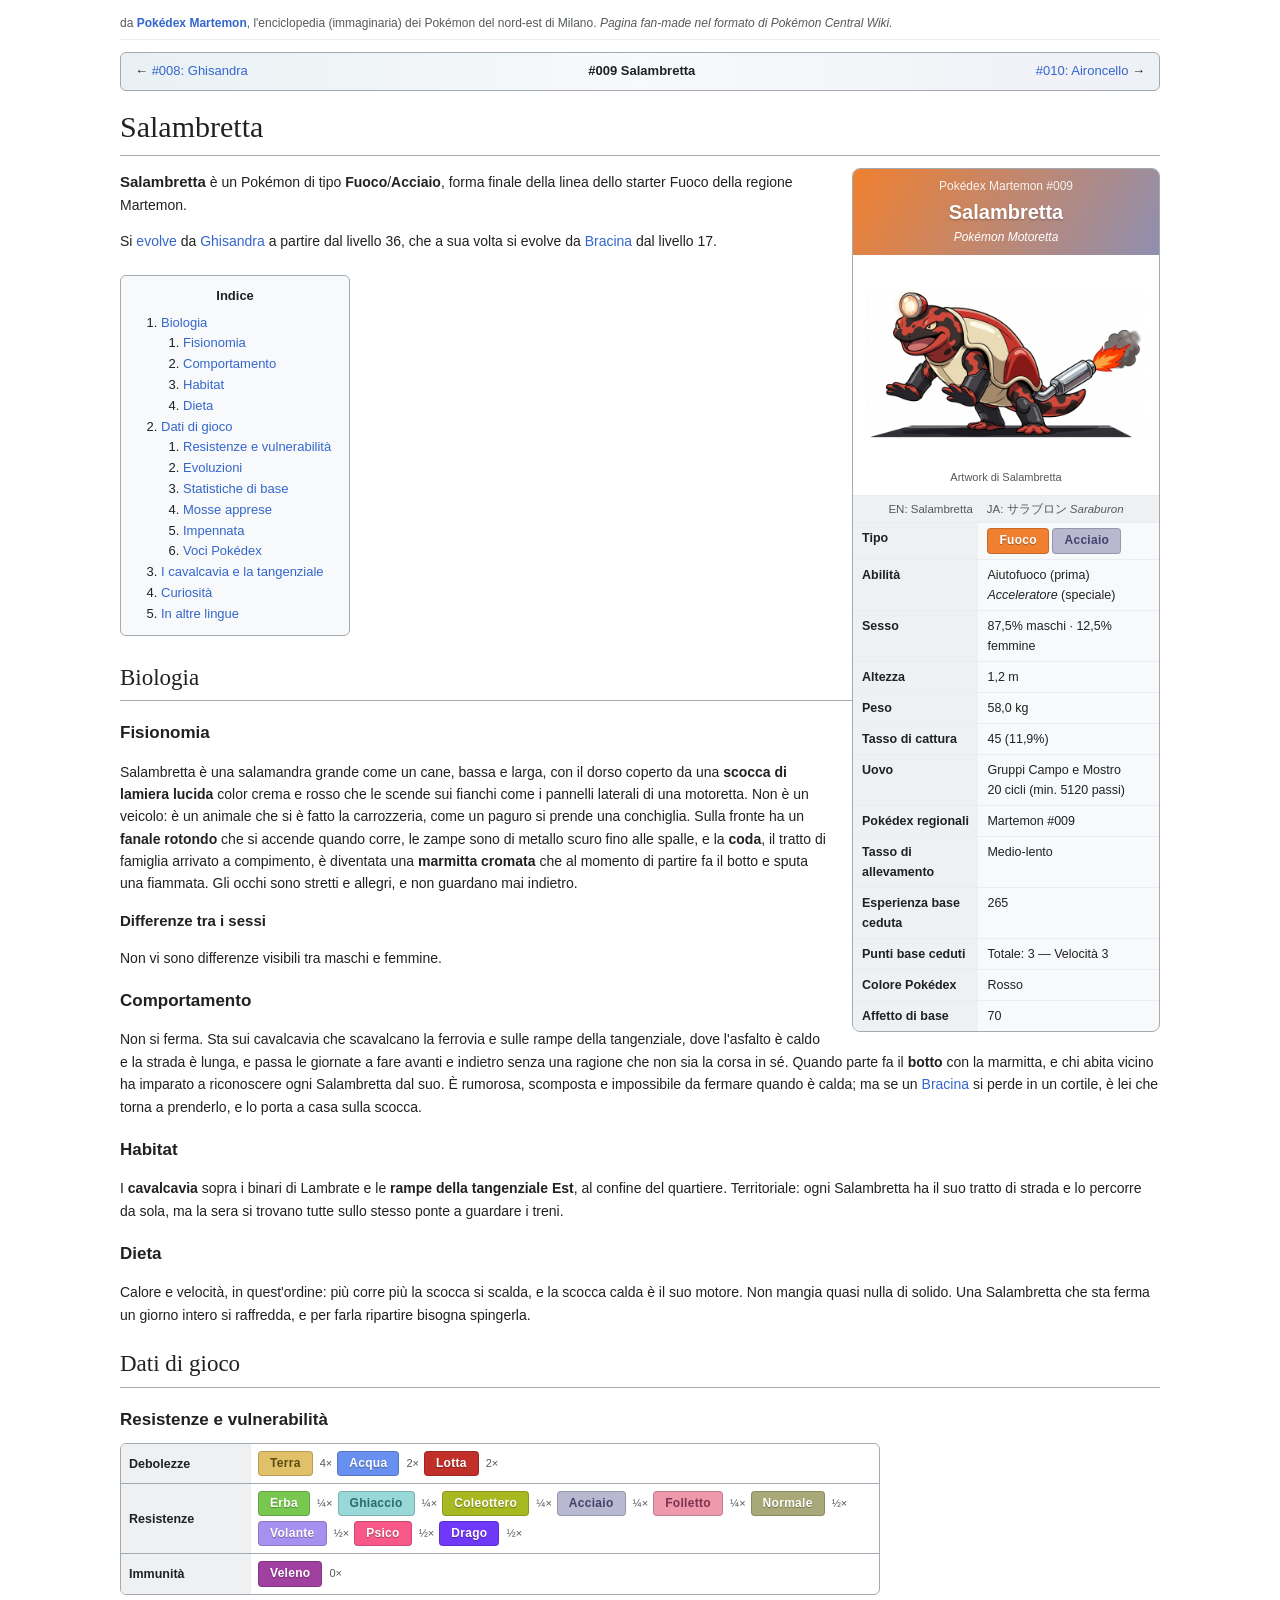
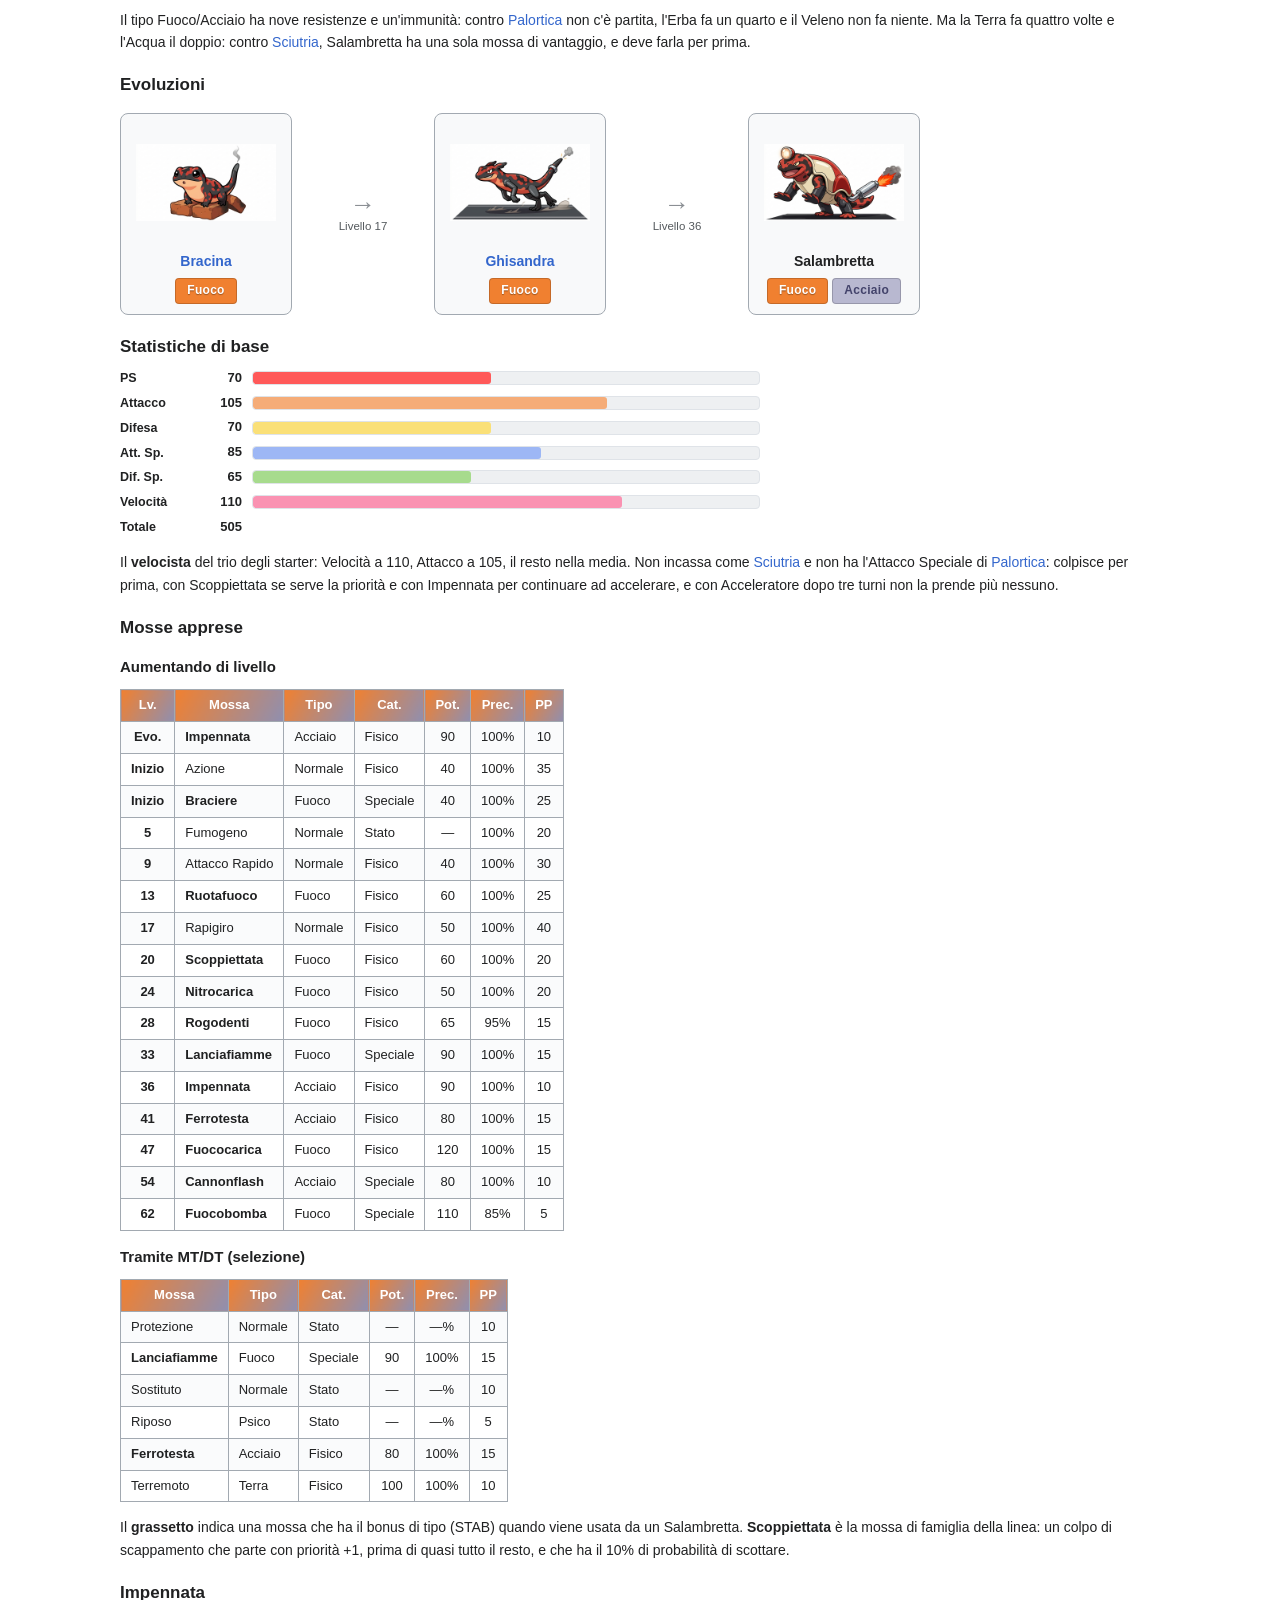
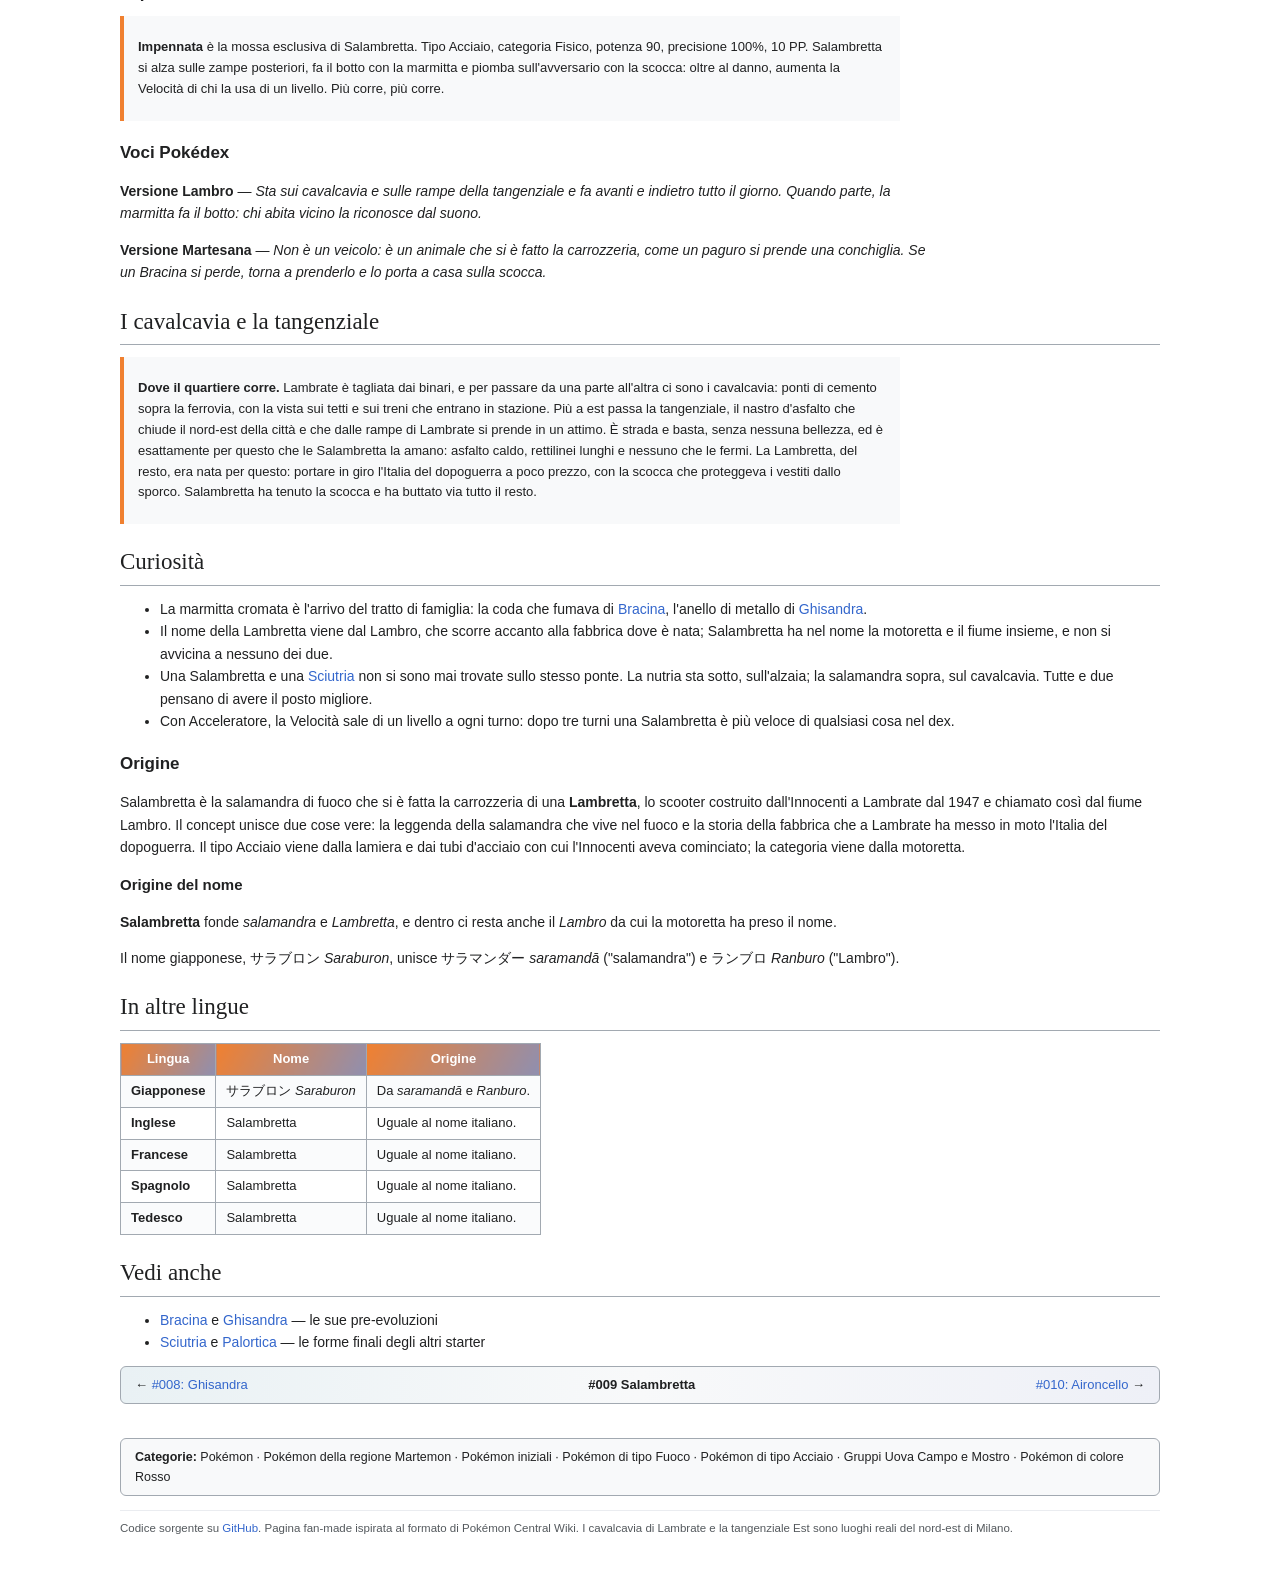
<file: salambretta.html>
<!DOCTYPE html>
<html lang="it">
<head>
<meta charset="utf-8">
<meta name="viewport" content="width=device-width, initial-scale=1.0">
<title>Salambretta - Pokédex Martemon</title>
<link rel="stylesheet" href="style.css">
</head>
<body class="fuoco-acciaio">
<div class="page">
<div class="sitenotice">da <a href="index.html">Pokédex Martemon</a>, l'enciclopedia (immaginaria) dei Pokémon del nord-est di Milano. <i>Pagina fan-made nel formato di Pokémon Central Wiki.</i></div>
<div class="dexnav"><span>← <a href="ghisandra.html">#008: Ghisandra</a></span><span class="mid">#009 Salambretta</span><span><a href="aironcello.html">#010: Aironcello</a> →</span></div>

<h1>Salambretta</h1>
<div class="infobox">
<div class="head"><div class="num">Pokédex Martemon #009</div><div class="name">Salambretta</div><div class="cat">Pokémon Motoretta</div></div>
<div class="art"><img src="img/salambretta.png" alt="Artwork di Salambretta"><div class="capt">Artwork di Salambretta</div></div>
<div class="lang"><span>EN: Salambretta</span><span>JA: サラブロン <i>Saraburon</i></span></div>
<table>
<tr><th>Tipo</th><td><span class="type t-fuoco">Fuoco</span> <span class="type t-acciaio">Acciaio</span></td></tr>
<tr><th>Abilità</th><td>Aiutofuoco (prima)<br><i>Acceleratore</i> (speciale)</td></tr>
<tr><th>Sesso</th><td>87,5% maschi · 12,5% femmine</td></tr>
<tr><th>Altezza</th><td>1,2 m</td></tr>
<tr><th>Peso</th><td>58,0 kg</td></tr>
<tr><th>Tasso di cattura</th><td>45 (11,9%)</td></tr>
<tr><th>Uovo</th><td>Gruppi Campo e Mostro<br>20 cicli (min. 5120 passi)</td></tr>
<tr><th>Pokédex regionali</th><td>Martemon #009</td></tr>
<tr><th>Tasso di allevamento</th><td>Medio-lento</td></tr>
<tr><th>Esperienza base ceduta</th><td class="num">265</td></tr>
<tr><th>Punti base ceduti</th><td>Totale: 3 — Velocità 3</td></tr>
<tr><th>Colore Pokédex</th><td>Rosso</td></tr>
<tr><th>Affetto di base</th><td class="num">70</td></tr>
</table>
</div>

<p class="intro"><b class="pkmn">Salambretta</b> è un Pokémon di tipo <b>Fuoco</b>/<b>Acciaio</b>, forma finale della linea dello starter Fuoco della regione Martemon.</p>
<p>Si <a href="#Evoluzioni">evolve</a> da <a href="ghisandra.html">Ghisandra</a> a partire dal livello 36, che a sua volta si evolve da <a href="bracina.html">Bracina</a> dal livello 17.</p>

<div class="toc"><div class="toctitle">Indice</div>
<ol>
<li><a href="#Biologia">Biologia</a><ol><li><a href="#Fisionomia">Fisionomia</a></li><li><a href="#Comportamento">Comportamento</a></li><li><a href="#Habitat">Habitat</a></li><li><a href="#Dieta">Dieta</a></li></ol></li>
<li><a href="#Dati">Dati di gioco</a><ol><li><a href="#Resistenze">Resistenze e vulnerabilità</a></li><li><a href="#Evoluzioni">Evoluzioni</a></li><li><a href="#Statistiche">Statistiche di base</a></li><li><a href="#Mosse">Mosse apprese</a></li><li><a href="#Impennata">Impennata</a></li><li><a href="#Voci">Voci Pokédex</a></li></ol></li>
<li><a href="#Cavalcavia">I cavalcavia e la tangenziale</a></li>
<li><a href="#Curiosita">Curiosità</a></li>
<li><a href="#Lingue">In altre lingue</a></li>
</ol></div>

<h2 id="Biologia">Biologia</h2>
<h3 id="Fisionomia">Fisionomia</h3>
<p>Salambretta è una salamandra grande come un cane, bassa e larga, con il dorso coperto da una <b>scocca di lamiera lucida</b> color crema e rosso che le scende sui fianchi come i pannelli laterali di una motoretta. Non è un veicolo: è un animale che si è fatto la carrozzeria, come un paguro si prende una conchiglia. Sulla fronte ha un <b>fanale rotondo</b> che si accende quando corre, le zampe sono di metallo scuro fino alle spalle, e la <b>coda</b>, il tratto di famiglia arrivato a compimento, è diventata una <b>marmitta cromata</b> che al momento di partire fa il botto e sputa una fiammata. Gli occhi sono stretti e allegri, e non guardano mai indietro.</p>
<h4>Differenze tra i sessi</h4>
<p>Non vi sono differenze visibili tra maschi e femmine.</p>

<h3 id="Comportamento">Comportamento</h3>
<p>Non si ferma. Sta sui cavalcavia che scavalcano la ferrovia e sulle rampe della tangenziale, dove l'asfalto è caldo e la strada è lunga, e passa le giornate a fare avanti e indietro senza una ragione che non sia la corsa in sé. Quando parte fa il <b>botto</b> con la marmitta, e chi abita vicino ha imparato a riconoscere ogni Salambretta dal suo. È rumorosa, scomposta e impossibile da fermare quando è calda; ma se un <a href="bracina.html">Bracina</a> si perde in un cortile, è lei che torna a prenderlo, e lo porta a casa sulla scocca.</p>

<h3 id="Habitat">Habitat</h3>
<p>I <b>cavalcavia</b> sopra i binari di Lambrate e le <b>rampe della tangenziale Est</b>, al confine del quartiere. Territoriale: ogni Salambretta ha il suo tratto di strada e lo percorre da sola, ma la sera si trovano tutte sullo stesso ponte a guardare i treni.</p>

<h3 id="Dieta">Dieta</h3>
<p>Calore e velocità, in quest'ordine: più corre più la scocca si scalda, e la scocca calda è il suo motore. Non mangia quasi nulla di solido. Una Salambretta che sta ferma un giorno intero si raffredda, e per farla ripartire bisogna spingerla.</p>

<h2 id="Dati">Dati di gioco</h2>
<h3 id="Resistenze">Resistenze e vulnerabilità</h3>
<div class="effbox"><div class="effrow"><div class="efflabel">Debolezze</div><div class="effcells"><span class="type t-terra">Terra</span><span class="effx">4×</span><span class="type t-acqua">Acqua</span><span class="effx">2×</span><span class="type t-lotta">Lotta</span><span class="effx">2×</span></div></div><div class="effrow"><div class="efflabel">Resistenze</div><div class="effcells"><span class="type t-erba">Erba</span><span class="effx">¼×</span><span class="type t-ghiaccio">Ghiaccio</span><span class="effx">¼×</span><span class="type t-coleot">Coleottero</span><span class="effx">¼×</span><span class="type t-acciaio">Acciaio</span><span class="effx">¼×</span><span class="type t-folletto">Folletto</span><span class="effx">¼×</span><span class="type t-normale">Normale</span><span class="effx">½×</span><span class="type t-volante">Volante</span><span class="effx">½×</span><span class="type t-psico">Psico</span><span class="effx">½×</span><span class="type t-drago">Drago</span><span class="effx">½×</span></div></div><div class="effrow"><div class="efflabel">Immunità</div><div class="effcells"><span class="type t-veleno">Veleno</span><span class="effx">0×</span></div></div></div>
<p>Il tipo Fuoco/Acciaio ha nove resistenze e un'immunità: contro <a href="palortica.html">Palortica</a> non c'è partita, l'Erba fa un quarto e il Veleno non fa niente. Ma la Terra fa quattro volte e l'Acqua il doppio: contro <a href="sciutria.html">Sciutria</a>, Salambretta ha una sola mossa di vantaggio, e deve farla per prima.</p>

<h3 id="Evoluzioni">Evoluzioni</h3>
<div class="evochain"><div class="evocard"><img src="img/bracina.png" alt="Bracina"><div class="nm"><a href="bracina.html">Bracina</a></div><span class="type t-fuoco">Fuoco</span></div><div class="evoarrow"><div class="ar">→</div><div>Livello 17</div></div><div class="evocard"><img src="img/ghisandra.png" alt="Ghisandra"><div class="nm"><a href="ghisandra.html">Ghisandra</a></div><span class="type t-fuoco">Fuoco</span></div><div class="evoarrow"><div class="ar">→</div><div>Livello 36</div></div><div class="evocard"><img src="img/salambretta.png" alt="Salambretta"><div class="nm">Salambretta</div><span class="type t-fuoco">Fuoco</span> <span class="type t-acciaio">Acciaio</span></div></div>

<h3 id="Statistiche">Statistiche di base</h3>
<div class="statbars"><div class="statrow s-ps"><div class="sn">PS</div><div class="sv">70</div><div class="sb"><i style="width:47%"></i></div></div><div class="statrow s-att"><div class="sn">Attacco</div><div class="sv">105</div><div class="sb"><i style="width:70%"></i></div></div><div class="statrow s-dif"><div class="sn">Difesa</div><div class="sv">70</div><div class="sb"><i style="width:47%"></i></div></div><div class="statrow s-asp"><div class="sn">Att. Sp.</div><div class="sv">85</div><div class="sb"><i style="width:57%"></i></div></div><div class="statrow s-dsp"><div class="sn">Dif. Sp.</div><div class="sv">65</div><div class="sb"><i style="width:43%"></i></div></div><div class="statrow s-vel"><div class="sn">Velocità</div><div class="sv">110</div><div class="sb"><i style="width:73%"></i></div></div><div class="statrow"><div class="sn">Totale</div><div class="sv">505</div><div class="sb" style="visibility:hidden"></div></div></div>
<p>Il <b>velocista</b> del trio degli starter: Velocità a 110, Attacco a 105, il resto nella media. Non incassa come <a href="sciutria.html">Sciutria</a> e non ha l'Attacco Speciale di <a href="palortica.html">Palortica</a>: colpisce per prima, con Scoppiettata se serve la priorità e con Impennata per continuare ad accelerare, e con Acceleratore dopo tre turni non la prende più nessuno.</p>

<h3 id="Mosse">Mosse apprese</h3>
<h4>Aumentando di livello</h4>
<table class="wtable">
<tr><th>Lv.</th><th>Mossa</th><th>Tipo</th><th>Cat.</th><th>Pot.</th><th>Prec.</th><th>PP</th></tr>
<tr><td class="lvl">Evo.</td><td class="stab">Impennata</td><td>Acciaio</td><td>Fisico</td><td class="num">90</td><td class="num">100%</td><td class="num">10</td></tr>
<tr><td class="lvl">Inizio</td><td>Azione</td><td>Normale</td><td>Fisico</td><td class="num">40</td><td class="num">100%</td><td class="num">35</td></tr>
<tr><td class="lvl">Inizio</td><td class="stab">Braciere</td><td>Fuoco</td><td>Speciale</td><td class="num">40</td><td class="num">100%</td><td class="num">25</td></tr>
<tr><td class="lvl">5</td><td>Fumogeno</td><td>Normale</td><td>Stato</td><td class="num">—</td><td class="num">100%</td><td class="num">20</td></tr>
<tr><td class="lvl">9</td><td>Attacco Rapido</td><td>Normale</td><td>Fisico</td><td class="num">40</td><td class="num">100%</td><td class="num">30</td></tr>
<tr><td class="lvl">13</td><td class="stab">Ruotafuoco</td><td>Fuoco</td><td>Fisico</td><td class="num">60</td><td class="num">100%</td><td class="num">25</td></tr>
<tr><td class="lvl">17</td><td>Rapigiro</td><td>Normale</td><td>Fisico</td><td class="num">50</td><td class="num">100%</td><td class="num">40</td></tr>
<tr><td class="lvl">20</td><td class="stab">Scoppiettata</td><td>Fuoco</td><td>Fisico</td><td class="num">60</td><td class="num">100%</td><td class="num">20</td></tr>
<tr><td class="lvl">24</td><td class="stab">Nitrocarica</td><td>Fuoco</td><td>Fisico</td><td class="num">50</td><td class="num">100%</td><td class="num">20</td></tr>
<tr><td class="lvl">28</td><td class="stab">Rogodenti</td><td>Fuoco</td><td>Fisico</td><td class="num">65</td><td class="num">95%</td><td class="num">15</td></tr>
<tr><td class="lvl">33</td><td class="stab">Lanciafiamme</td><td>Fuoco</td><td>Speciale</td><td class="num">90</td><td class="num">100%</td><td class="num">15</td></tr>
<tr><td class="lvl">36</td><td class="stab">Impennata</td><td>Acciaio</td><td>Fisico</td><td class="num">90</td><td class="num">100%</td><td class="num">10</td></tr>
<tr><td class="lvl">41</td><td class="stab">Ferrotesta</td><td>Acciaio</td><td>Fisico</td><td class="num">80</td><td class="num">100%</td><td class="num">15</td></tr>
<tr><td class="lvl">47</td><td class="stab">Fuococarica</td><td>Fuoco</td><td>Fisico</td><td class="num">120</td><td class="num">100%</td><td class="num">15</td></tr>
<tr><td class="lvl">54</td><td class="stab">Cannonflash</td><td>Acciaio</td><td>Speciale</td><td class="num">80</td><td class="num">100%</td><td class="num">10</td></tr>
<tr><td class="lvl">62</td><td class="stab">Fuocobomba</td><td>Fuoco</td><td>Speciale</td><td class="num">110</td><td class="num">85%</td><td class="num">5</td></tr>
</table>
<h4>Tramite MT/DT (selezione)</h4>
<table class="wtable">
<tr><th>Mossa</th><th>Tipo</th><th>Cat.</th><th>Pot.</th><th>Prec.</th><th>PP</th></tr>
<tr><td>Protezione</td><td>Normale</td><td>Stato</td><td class="num">—</td><td class="num">—%</td><td class="num">10</td></tr>
<tr><td class="stab">Lanciafiamme</td><td>Fuoco</td><td>Speciale</td><td class="num">90</td><td class="num">100%</td><td class="num">15</td></tr>
<tr><td>Sostituto</td><td>Normale</td><td>Stato</td><td class="num">—</td><td class="num">—%</td><td class="num">10</td></tr>
<tr><td>Riposo</td><td>Psico</td><td>Stato</td><td class="num">—</td><td class="num">—%</td><td class="num">5</td></tr>
<tr><td class="stab">Ferrotesta</td><td>Acciaio</td><td>Fisico</td><td class="num">80</td><td class="num">100%</td><td class="num">15</td></tr>
<tr><td>Terremoto</td><td>Terra</td><td>Fisico</td><td class="num">100</td><td class="num">100%</td><td class="num">10</td></tr>
</table>
<p>Il <b>grassetto</b> indica una mossa che ha il bonus di tipo (STAB) quando viene usata da un Salambretta. <b>Scoppiettata</b> è la mossa di famiglia della linea: un colpo di scappamento che parte con priorità +1, prima di quasi tutto il resto, e che ha il 10% di probabilità di scottare.</p>

<h3 id="Impennata">Impennata</h3>
<div class="notabene"><p><b>Impennata</b> è la mossa esclusiva di Salambretta. Tipo Acciaio, categoria Fisico, potenza 90, precisione 100%, 10 PP. Salambretta si alza sulle zampe posteriori, fa il botto con la marmitta e piomba sull'avversario con la scocca: oltre al danno, aumenta la Velocità di chi la usa di un livello. Più corre, più corre.</p></div>

<h3 id="Voci">Voci Pokédex</h3>
<div class="dexentries">
<p><span class="ver">Versione Lambro</span> — <i>Sta sui cavalcavia e sulle rampe della tangenziale e fa avanti e indietro tutto il giorno. Quando parte, la marmitta fa il botto: chi abita vicino la riconosce dal suono.</i></p>
<p><span class="ver">Versione Martesana</span> — <i>Non è un veicolo: è un animale che si è fatto la carrozzeria, come un paguro si prende una conchiglia. Se un Bracina si perde, torna a prenderlo e lo porta a casa sulla scocca.</i></p>
</div>

<h2 id="Cavalcavia">I cavalcavia e la tangenziale</h2>
<div class="notabene"><p><b>Dove il quartiere corre.</b> Lambrate è tagliata dai binari, e per passare da una parte all'altra ci sono i cavalcavia: ponti di cemento sopra la ferrovia, con la vista sui tetti e sui treni che entrano in stazione. Più a est passa la tangenziale, il nastro d'asfalto che chiude il nord-est della città e che dalle rampe di Lambrate si prende in un attimo. È strada e basta, senza nessuna bellezza, ed è esattamente per questo che le Salambretta la amano: asfalto caldo, rettilinei lunghi e nessuno che le fermi. La Lambretta, del resto, era nata per questo: portare in giro l'Italia del dopoguerra a poco prezzo, con la scocca che proteggeva i vestiti dallo sporco. Salambretta ha tenuto la scocca e ha buttato via tutto il resto.</p></div>

<h2 id="Curiosita">Curiosità</h2>
<ul>
<li>La marmitta cromata è l'arrivo del tratto di famiglia: la coda che fumava di <a href="bracina.html">Bracina</a>, l'anello di metallo di <a href="ghisandra.html">Ghisandra</a>.</li>
<li>Il nome della Lambretta viene dal Lambro, che scorre accanto alla fabbrica dove è nata; Salambretta ha nel nome la motoretta e il fiume insieme, e non si avvicina a nessuno dei due.</li>
<li>Una Salambretta e una <a href="sciutria.html">Sciutria</a> non si sono mai trovate sullo stesso ponte. La nutria sta sotto, sull'alzaia; la salamandra sopra, sul cavalcavia. Tutte e due pensano di avere il posto migliore.</li>
<li>Con Acceleratore, la Velocità sale di un livello a ogni turno: dopo tre turni una Salambretta è più veloce di qualsiasi cosa nel dex.</li>
</ul>
<h3>Origine</h3>
<p>Salambretta è la salamandra di fuoco che si è fatta la carrozzeria di una <b>Lambretta</b>, lo scooter costruito dall'Innocenti a Lambrate dal 1947 e chiamato così dal fiume Lambro. Il concept unisce due cose vere: la leggenda della salamandra che vive nel fuoco e la storia della fabbrica che a Lambrate ha messo in moto l'Italia del dopoguerra. Il tipo Acciaio viene dalla lamiera e dai tubi d'acciaio con cui l'Innocenti aveva cominciato; la categoria viene dalla motoretta.</p>
<h4>Origine del nome</h4>
<p><b>Salambretta</b> fonde <i>salamandra</i> e <i>Lambretta</i>, e dentro ci resta anche il <i>Lambro</i> da cui la motoretta ha preso il nome.</p>
<p>Il nome giapponese, サラブロン <i>Saraburon</i>, unisce サラマンダー <i>saramandā</i> ("salamandra") e ランブロ <i>Ranburo</i> ("Lambro").</p>

<h2 id="Lingue">In altre lingue</h2>
<table class="wtable">
<tr><th>Lingua</th><th>Nome</th><th>Origine</th></tr>
<tr><td class="stab">Giapponese</td><td>サラブロン <i>Saraburon</i></td><td>Da <i>saramandā</i> e <i>Ranburo</i>.</td></tr>
<tr><td class="stab">Inglese</td><td>Salambretta</td><td>Uguale al nome italiano.</td></tr>
<tr><td class="stab">Francese</td><td>Salambretta</td><td>Uguale al nome italiano.</td></tr>
<tr><td class="stab">Spagnolo</td><td>Salambretta</td><td>Uguale al nome italiano.</td></tr>
<tr><td class="stab">Tedesco</td><td>Salambretta</td><td>Uguale al nome italiano.</td></tr>
</table>

<h2>Vedi anche</h2>
<ul>
<li><a href="bracina.html">Bracina</a> e <a href="ghisandra.html">Ghisandra</a> — le sue pre-evoluzioni</li>
<li><a href="sciutria.html">Sciutria</a> e <a href="palortica.html">Palortica</a> — le forme finali degli altri starter</li>
</ul>

<div class="dexnav"><span>← <a href="ghisandra.html">#008: Ghisandra</a></span><span class="mid">#009 Salambretta</span><span><a href="aironcello.html">#010: Aironcello</a> →</span></div>
<div class="cats"><b>Categorie:</b> Pokémon · Pokémon della regione Martemon · Pokémon iniziali · Pokémon di tipo Fuoco · Pokémon di tipo Acciaio · Gruppi Uova Campo e Mostro · Pokémon di colore Rosso</div>
<div class="footer">Codice sorgente su <a href="https://github.com/JacopoCiccoianni/Martemon">GitHub</a>. Pagina fan-made ispirata al formato di Pokémon Central Wiki. I cavalcavia di Lambrate e la tangenziale Est sono luoghi reali del nord-est di Milano.</div>
</div>
</body>
</html>
</file>
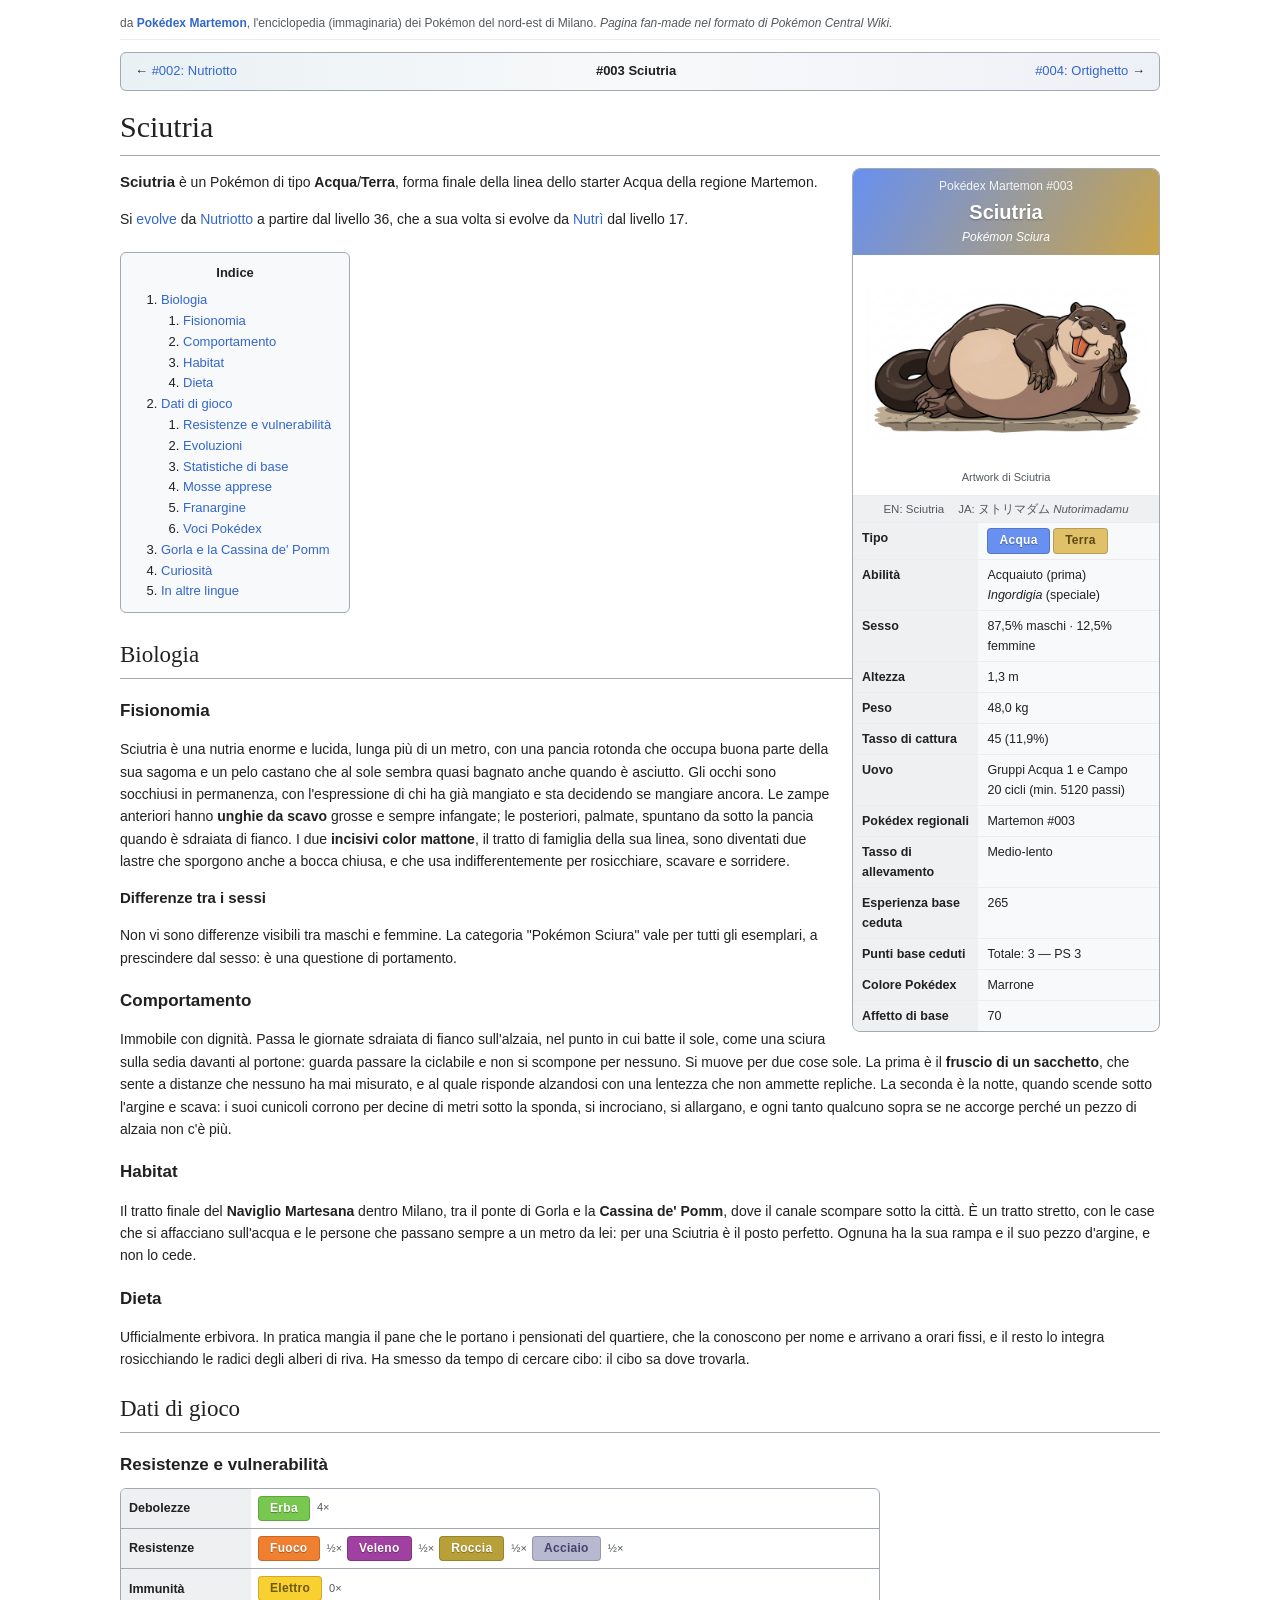
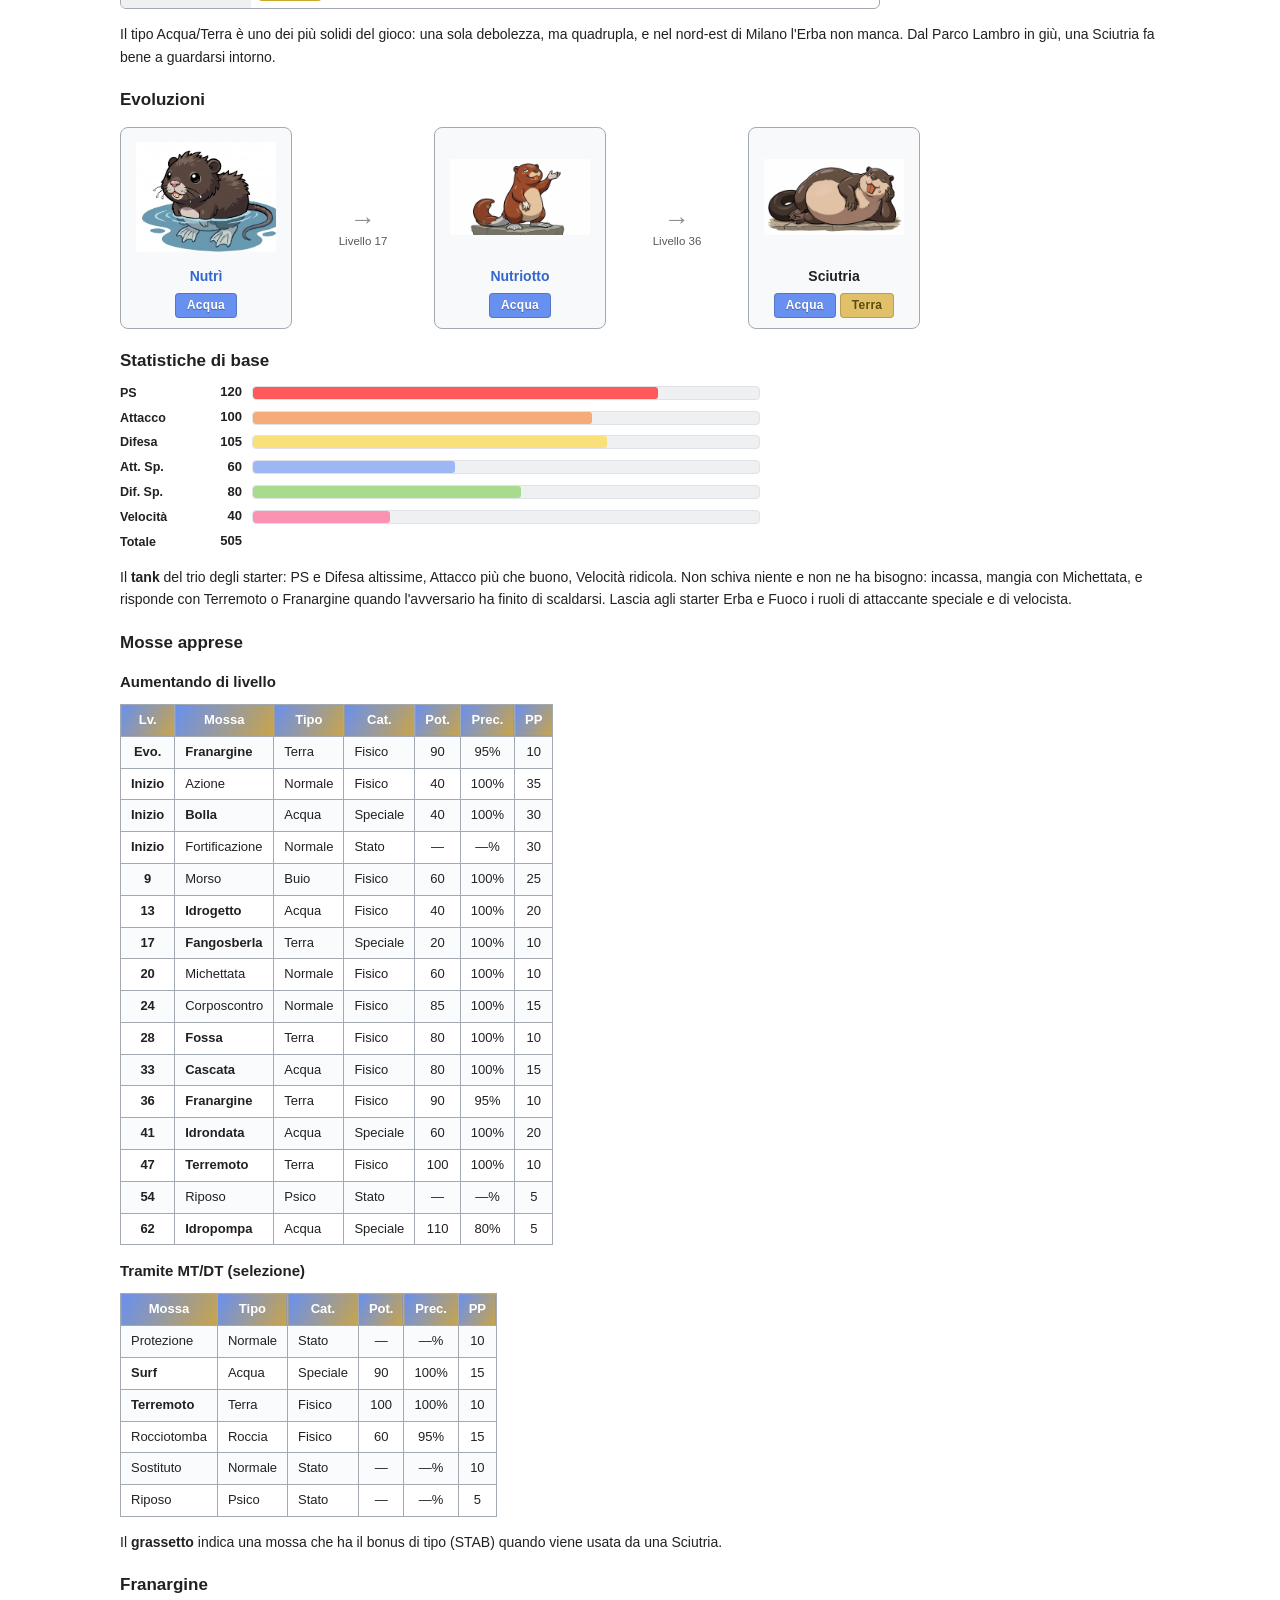
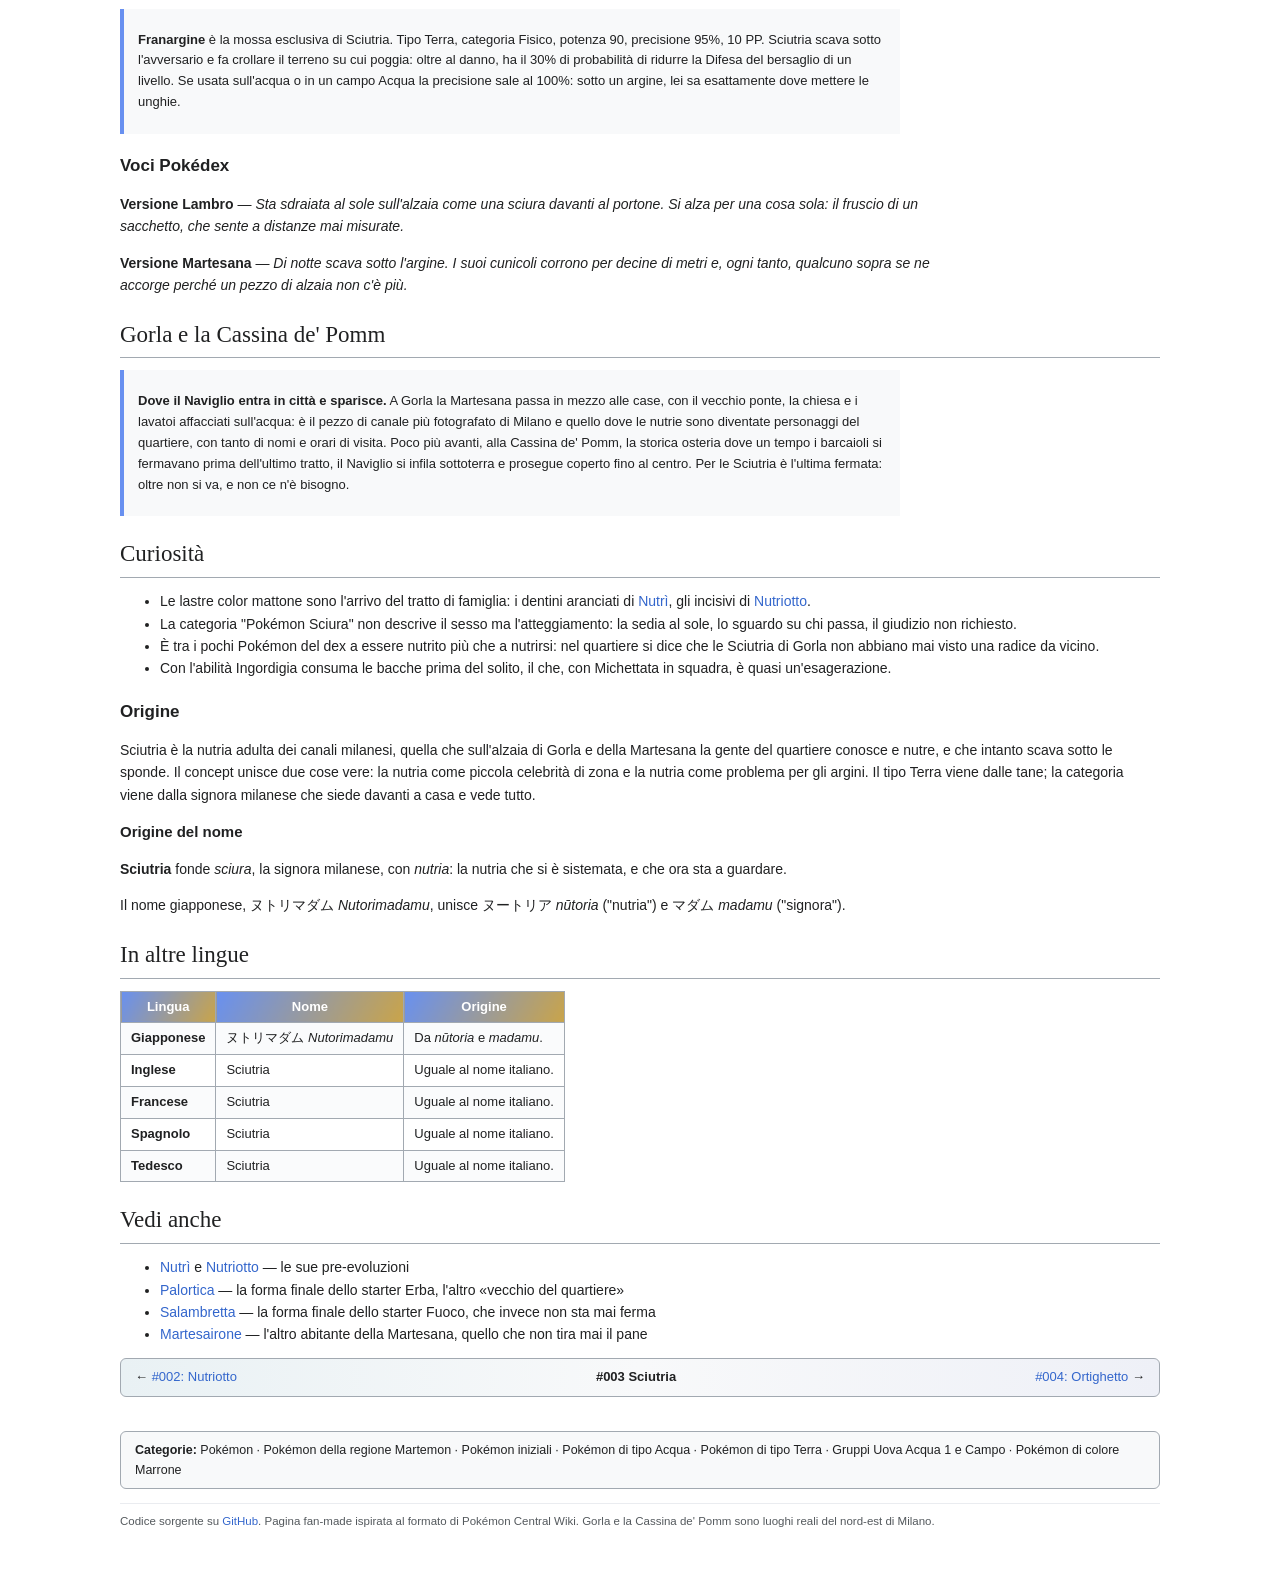
<file: sciutria.html>
<!DOCTYPE html>
<html lang="it">
<head>
<meta charset="utf-8">
<meta name="viewport" content="width=device-width, initial-scale=1.0">
<title>Sciutria - Pokédex Martemon</title>
<link rel="stylesheet" href="style.css">
</head>
<body class="acqua-terra">
<div class="page">
<div class="sitenotice">da <a href="index.html">Pokédex Martemon</a>, l'enciclopedia (immaginaria) dei Pokémon del nord-est di Milano. <i>Pagina fan-made nel formato di Pokémon Central Wiki.</i></div>
<div class="dexnav"><span>← <a href="nutriotto.html">#002: Nutriotto</a></span><span class="mid">#003 Sciutria</span><span><a href="ortighetto.html">#004: Ortighetto</a> →</span></div>

<h1>Sciutria</h1>
<div class="infobox">
<div class="head"><div class="num">Pokédex Martemon #003</div><div class="name">Sciutria</div><div class="cat">Pokémon Sciura</div></div>
<div class="art"><img src="img/sciutria.png" alt="Artwork di Sciutria"><div class="capt">Artwork di Sciutria</div></div>
<div class="lang"><span>EN: Sciutria</span><span>JA: ヌトリマダム <i>Nutorimadamu</i></span></div>
<table>
<tr><th>Tipo</th><td><span class="type t-acqua">Acqua</span> <span class="type t-terra">Terra</span></td></tr>
<tr><th>Abilità</th><td>Acquaiuto (prima)<br><i>Ingordigia</i> (speciale)</td></tr>
<tr><th>Sesso</th><td>87,5% maschi · 12,5% femmine</td></tr>
<tr><th>Altezza</th><td>1,3 m</td></tr>
<tr><th>Peso</th><td>48,0 kg</td></tr>
<tr><th>Tasso di cattura</th><td>45 (11,9%)</td></tr>
<tr><th>Uovo</th><td>Gruppi Acqua 1 e Campo<br>20 cicli (min. 5120 passi)</td></tr>
<tr><th>Pokédex regionali</th><td>Martemon #003</td></tr>
<tr><th>Tasso di allevamento</th><td>Medio-lento</td></tr>
<tr><th>Esperienza base ceduta</th><td class="num">265</td></tr>
<tr><th>Punti base ceduti</th><td>Totale: 3 — PS 3</td></tr>
<tr><th>Colore Pokédex</th><td>Marrone</td></tr>
<tr><th>Affetto di base</th><td class="num">70</td></tr>
</table>
</div>

<p class="intro"><b class="pkmn">Sciutria</b> è un Pokémon di tipo <b>Acqua</b>/<b>Terra</b>, forma finale della linea dello starter Acqua della regione Martemon.</p>
<p>Si <a href="#Evoluzioni">evolve</a> da <a href="nutriotto.html">Nutriotto</a> a partire dal livello 36, che a sua volta si evolve da <a href="nutri.html">Nutrì</a> dal livello 17.</p>

<div class="toc"><div class="toctitle">Indice</div>
<ol>
<li><a href="#Biologia">Biologia</a><ol><li><a href="#Fisionomia">Fisionomia</a></li><li><a href="#Comportamento">Comportamento</a></li><li><a href="#Habitat">Habitat</a></li><li><a href="#Dieta">Dieta</a></li></ol></li>
<li><a href="#Dati">Dati di gioco</a><ol><li><a href="#Resistenze">Resistenze e vulnerabilità</a></li><li><a href="#Evoluzioni">Evoluzioni</a></li><li><a href="#Statistiche">Statistiche di base</a></li><li><a href="#Mosse">Mosse apprese</a></li><li><a href="#Franargine">Franargine</a></li><li><a href="#Voci">Voci Pokédex</a></li></ol></li>
<li><a href="#Gorla">Gorla e la Cassina de' Pomm</a></li>
<li><a href="#Curiosita">Curiosità</a></li>
<li><a href="#Lingue">In altre lingue</a></li>
</ol></div>

<h2 id="Biologia">Biologia</h2>
<h3 id="Fisionomia">Fisionomia</h3>
<p>Sciutria è una nutria enorme e lucida, lunga più di un metro, con una pancia rotonda che occupa buona parte della sua sagoma e un pelo castano che al sole sembra quasi bagnato anche quando è asciutto. Gli occhi sono socchiusi in permanenza, con l'espressione di chi ha già mangiato e sta decidendo se mangiare ancora. Le zampe anteriori hanno <b>unghie da scavo</b> grosse e sempre infangate; le posteriori, palmate, spuntano da sotto la pancia quando è sdraiata di fianco. I due <b>incisivi color mattone</b>, il tratto di famiglia della sua linea, sono diventati due lastre che sporgono anche a bocca chiusa, e che usa indifferentemente per rosicchiare, scavare e sorridere.</p>
<h4>Differenze tra i sessi</h4>
<p>Non vi sono differenze visibili tra maschi e femmine. La categoria "Pokémon Sciura" vale per tutti gli esemplari, a prescindere dal sesso: è una questione di portamento.</p>

<h3 id="Comportamento">Comportamento</h3>
<p>Immobile con dignità. Passa le giornate sdraiata di fianco sull'alzaia, nel punto in cui batte il sole, come una sciura sulla sedia davanti al portone: guarda passare la ciclabile e non si scompone per nessuno. Si muove per due cose sole. La prima è il <b>fruscio di un sacchetto</b>, che sente a distanze che nessuno ha mai misurato, e al quale risponde alzandosi con una lentezza che non ammette repliche. La seconda è la notte, quando scende sotto l'argine e scava: i suoi cunicoli corrono per decine di metri sotto la sponda, si incrociano, si allargano, e ogni tanto qualcuno sopra se ne accorge perché un pezzo di alzaia non c'è più.</p>

<h3 id="Habitat">Habitat</h3>
<p>Il tratto finale del <b>Naviglio Martesana</b> dentro Milano, tra il ponte di Gorla e la <b>Cassina de' Pomm</b>, dove il canale scompare sotto la città. È un tratto stretto, con le case che si affacciano sull'acqua e le persone che passano sempre a un metro da lei: per una Sciutria è il posto perfetto. Ognuna ha la sua rampa e il suo pezzo d'argine, e non lo cede.</p>

<h3 id="Dieta">Dieta</h3>
<p>Ufficialmente erbivora. In pratica mangia il pane che le portano i pensionati del quartiere, che la conoscono per nome e arrivano a orari fissi, e il resto lo integra rosicchiando le radici degli alberi di riva. Ha smesso da tempo di cercare cibo: il cibo sa dove trovarla.</p>

<h2 id="Dati">Dati di gioco</h2>
<h3 id="Resistenze">Resistenze e vulnerabilità</h3>
<div class="effbox"><div class="effrow"><div class="efflabel">Debolezze</div><div class="effcells"><span class="type t-erba">Erba</span><span class="effx">4×</span></div></div><div class="effrow"><div class="efflabel">Resistenze</div><div class="effcells"><span class="type t-fuoco">Fuoco</span><span class="effx">½×</span><span class="type t-veleno">Veleno</span><span class="effx">½×</span><span class="type t-roccia">Roccia</span><span class="effx">½×</span><span class="type t-acciaio">Acciaio</span><span class="effx">½×</span></div></div><div class="effrow"><div class="efflabel">Immunità</div><div class="effcells"><span class="type t-elettro">Elettro</span><span class="effx">0×</span></div></div></div>
<p>Il tipo Acqua/Terra è uno dei più solidi del gioco: una sola debolezza, ma quadrupla, e nel nord-est di Milano l'Erba non manca. Dal Parco Lambro in giù, una Sciutria fa bene a guardarsi intorno.</p>

<h3 id="Evoluzioni">Evoluzioni</h3>
<div class="evochain"><div class="evocard"><img src="img/nutri.png" alt="Nutrì"><div class="nm"><a href="nutri.html">Nutrì</a></div><span class="type t-acqua">Acqua</span></div>
<div class="evoarrow"><div class="ar">→</div><div>Livello 17</div></div>
<div class="evocard"><img src="img/nutriotto.png" alt="Nutriotto"><div class="nm"><a href="nutriotto.html">Nutriotto</a></div><span class="type t-acqua">Acqua</span></div>
<div class="evoarrow"><div class="ar">→</div><div>Livello 36</div></div>
<div class="evocard"><img src="img/sciutria.png" alt="Sciutria"><div class="nm">Sciutria</div><span class="type t-acqua">Acqua</span> <span class="type t-terra">Terra</span></div></div>

<h3 id="Statistiche">Statistiche di base</h3>
<div class="statbars"><div class="statrow s-ps"><div class="sn">PS</div><div class="sv">120</div><div class="sb"><i style="width:80%"></i></div></div><div class="statrow s-att"><div class="sn">Attacco</div><div class="sv">100</div><div class="sb"><i style="width:67%"></i></div></div><div class="statrow s-dif"><div class="sn">Difesa</div><div class="sv">105</div><div class="sb"><i style="width:70%"></i></div></div><div class="statrow s-asp"><div class="sn">Att. Sp.</div><div class="sv">60</div><div class="sb"><i style="width:40%"></i></div></div><div class="statrow s-dsp"><div class="sn">Dif. Sp.</div><div class="sv">80</div><div class="sb"><i style="width:53%"></i></div></div><div class="statrow s-vel"><div class="sn">Velocità</div><div class="sv">40</div><div class="sb"><i style="width:27%"></i></div></div><div class="statrow"><div class="sn">Totale</div><div class="sv">505</div><div class="sb" style="visibility:hidden"></div></div></div>
<p>Il <b>tank</b> del trio degli starter: PS e Difesa altissime, Attacco più che buono, Velocità ridicola. Non schiva niente e non ne ha bisogno: incassa, mangia con Michettata, e risponde con Terremoto o Franargine quando l'avversario ha finito di scaldarsi. Lascia agli starter Erba e Fuoco i ruoli di attaccante speciale e di velocista.</p>

<h3 id="Mosse">Mosse apprese</h3>
<h4>Aumentando di livello</h4>
<table class="wtable">
<tr><th>Lv.</th><th>Mossa</th><th>Tipo</th><th>Cat.</th><th>Pot.</th><th>Prec.</th><th>PP</th></tr>
<tr><td class="lvl">Evo.</td><td class="stab">Franargine</td><td>Terra</td><td>Fisico</td><td class="num">90</td><td class="num">95%</td><td class="num">10</td></tr>
<tr><td class="lvl">Inizio</td><td>Azione</td><td>Normale</td><td>Fisico</td><td class="num">40</td><td class="num">100%</td><td class="num">35</td></tr>
<tr><td class="lvl">Inizio</td><td class="stab">Bolla</td><td>Acqua</td><td>Speciale</td><td class="num">40</td><td class="num">100%</td><td class="num">30</td></tr>
<tr><td class="lvl">Inizio</td><td>Fortificazione</td><td>Normale</td><td>Stato</td><td class="num">—</td><td class="num">—%</td><td class="num">30</td></tr>
<tr><td class="lvl">9</td><td>Morso</td><td>Buio</td><td>Fisico</td><td class="num">60</td><td class="num">100%</td><td class="num">25</td></tr>
<tr><td class="lvl">13</td><td class="stab">Idrogetto</td><td>Acqua</td><td>Fisico</td><td class="num">40</td><td class="num">100%</td><td class="num">20</td></tr>
<tr><td class="lvl">17</td><td class="stab">Fangosberla</td><td>Terra</td><td>Speciale</td><td class="num">20</td><td class="num">100%</td><td class="num">10</td></tr>
<tr><td class="lvl">20</td><td>Michettata</td><td>Normale</td><td>Fisico</td><td class="num">60</td><td class="num">100%</td><td class="num">10</td></tr>
<tr><td class="lvl">24</td><td>Corposcontro</td><td>Normale</td><td>Fisico</td><td class="num">85</td><td class="num">100%</td><td class="num">15</td></tr>
<tr><td class="lvl">28</td><td class="stab">Fossa</td><td>Terra</td><td>Fisico</td><td class="num">80</td><td class="num">100%</td><td class="num">10</td></tr>
<tr><td class="lvl">33</td><td class="stab">Cascata</td><td>Acqua</td><td>Fisico</td><td class="num">80</td><td class="num">100%</td><td class="num">15</td></tr>
<tr><td class="lvl">36</td><td class="stab">Franargine</td><td>Terra</td><td>Fisico</td><td class="num">90</td><td class="num">95%</td><td class="num">10</td></tr>
<tr><td class="lvl">41</td><td class="stab">Idrondata</td><td>Acqua</td><td>Speciale</td><td class="num">60</td><td class="num">100%</td><td class="num">20</td></tr>
<tr><td class="lvl">47</td><td class="stab">Terremoto</td><td>Terra</td><td>Fisico</td><td class="num">100</td><td class="num">100%</td><td class="num">10</td></tr>
<tr><td class="lvl">54</td><td>Riposo</td><td>Psico</td><td>Stato</td><td class="num">—</td><td class="num">—%</td><td class="num">5</td></tr>
<tr><td class="lvl">62</td><td class="stab">Idropompa</td><td>Acqua</td><td>Speciale</td><td class="num">110</td><td class="num">80%</td><td class="num">5</td></tr>
</table>
<h4>Tramite MT/DT (selezione)</h4>
<table class="wtable">
<tr><th>Mossa</th><th>Tipo</th><th>Cat.</th><th>Pot.</th><th>Prec.</th><th>PP</th></tr>
<tr><td>Protezione</td><td>Normale</td><td>Stato</td><td class="num">—</td><td class="num">—%</td><td class="num">10</td></tr>
<tr><td class="stab">Surf</td><td>Acqua</td><td>Speciale</td><td class="num">90</td><td class="num">100%</td><td class="num">15</td></tr>
<tr><td class="stab">Terremoto</td><td>Terra</td><td>Fisico</td><td class="num">100</td><td class="num">100%</td><td class="num">10</td></tr>
<tr><td>Rocciotomba</td><td>Roccia</td><td>Fisico</td><td class="num">60</td><td class="num">95%</td><td class="num">15</td></tr>
<tr><td>Sostituto</td><td>Normale</td><td>Stato</td><td class="num">—</td><td class="num">—%</td><td class="num">10</td></tr>
<tr><td>Riposo</td><td>Psico</td><td>Stato</td><td class="num">—</td><td class="num">—%</td><td class="num">5</td></tr>
</table>
<p>Il <b>grassetto</b> indica una mossa che ha il bonus di tipo (STAB) quando viene usata da una Sciutria.</p>

<h3 id="Franargine">Franargine</h3>
<div class="notabene"><p><b>Franargine</b> è la mossa esclusiva di Sciutria. Tipo Terra, categoria Fisico, potenza 90, precisione 95%, 10 PP. Sciutria scava sotto l'avversario e fa crollare il terreno su cui poggia: oltre al danno, ha il 30% di probabilità di ridurre la Difesa del bersaglio di un livello. Se usata sull'acqua o in un campo Acqua la precisione sale al 100%: sotto un argine, lei sa esattamente dove mettere le unghie.</p></div>

<h3 id="Voci">Voci Pokédex</h3>
<div class="dexentries">
<p><span class="ver">Versione Lambro</span> — <i>Sta sdraiata al sole sull'alzaia come una sciura davanti al portone. Si alza per una cosa sola: il fruscio di un sacchetto, che sente a distanze mai misurate.</i></p>
<p><span class="ver">Versione Martesana</span> — <i>Di notte scava sotto l'argine. I suoi cunicoli corrono per decine di metri e, ogni tanto, qualcuno sopra se ne accorge perché un pezzo di alzaia non c'è più.</i></p>
</div>

<h2 id="Gorla">Gorla e la Cassina de' Pomm</h2>
<div class="notabene"><p><b>Dove il Naviglio entra in città e sparisce.</b> A Gorla la Martesana passa in mezzo alle case, con il vecchio ponte, la chiesa e i lavatoi affacciati sull'acqua: è il pezzo di canale più fotografato di Milano e quello dove le nutrie sono diventate personaggi del quartiere, con tanto di nomi e orari di visita. Poco più avanti, alla Cassina de' Pomm, la storica osteria dove un tempo i barcaioli si fermavano prima dell'ultimo tratto, il Naviglio si infila sottoterra e prosegue coperto fino al centro. Per le Sciutria è l'ultima fermata: oltre non si va, e non ce n'è bisogno.</p></div>

<h2 id="Curiosita">Curiosità</h2>
<ul>
<li>Le lastre color mattone sono l'arrivo del tratto di famiglia: i dentini aranciati di <a href="nutri.html">Nutrì</a>, gli incisivi di <a href="nutriotto.html">Nutriotto</a>.</li>
<li>La categoria "Pokémon Sciura" non descrive il sesso ma l'atteggiamento: la sedia al sole, lo sguardo su chi passa, il giudizio non richiesto.</li>
<li>È tra i pochi Pokémon del dex a essere nutrito più che a nutrirsi: nel quartiere si dice che le Sciutria di Gorla non abbiano mai visto una radice da vicino.</li>
<li>Con l'abilità Ingordigia consuma le bacche prima del solito, il che, con Michettata in squadra, è quasi un'esagerazione.</li>
</ul>
<h3>Origine</h3>
<p>Sciutria è la nutria adulta dei canali milanesi, quella che sull'alzaia di Gorla e della Martesana la gente del quartiere conosce e nutre, e che intanto scava sotto le sponde. Il concept unisce due cose vere: la nutria come piccola celebrità di zona e la nutria come problema per gli argini. Il tipo Terra viene dalle tane; la categoria viene dalla signora milanese che siede davanti a casa e vede tutto.</p>
<h4>Origine del nome</h4>
<p><b>Sciutria</b> fonde <i>sciura</i>, la signora milanese, con <i>nutria</i>: la nutria che si è sistemata, e che ora sta a guardare.</p>
<p>Il nome giapponese, ヌトリマダム <i>Nutorimadamu</i>, unisce ヌートリア <i>nūtoria</i> ("nutria") e マダム <i>madamu</i> ("signora").</p>

<h2 id="Lingue">In altre lingue</h2>
<table class="wtable">
<tr><th>Lingua</th><th>Nome</th><th>Origine</th></tr>
<tr><td class="stab">Giapponese</td><td>ヌトリマダム <i>Nutorimadamu</i></td><td>Da <i>nūtoria</i> e <i>madamu</i>.</td></tr>
<tr><td class="stab">Inglese</td><td>Sciutria</td><td>Uguale al nome italiano.</td></tr>
<tr><td class="stab">Francese</td><td>Sciutria</td><td>Uguale al nome italiano.</td></tr>
<tr><td class="stab">Spagnolo</td><td>Sciutria</td><td>Uguale al nome italiano.</td></tr>
<tr><td class="stab">Tedesco</td><td>Sciutria</td><td>Uguale al nome italiano.</td></tr>
</table>

<h2>Vedi anche</h2>
<ul>
<li><a href="nutri.html">Nutrì</a> e <a href="nutriotto.html">Nutriotto</a> — le sue pre-evoluzioni</li>
<li><a href="palortica.html">Palortica</a> — la forma finale dello starter Erba, l'altro «vecchio del quartiere»</li>
<li><a href="salambretta.html">Salambretta</a> — la forma finale dello starter Fuoco, che invece non sta mai ferma</li>
<li><a href="martesairone.html">Martesairone</a> — l'altro abitante della Martesana, quello che non tira mai il pane</li>
</ul>

<div class="dexnav"><span>← <a href="nutriotto.html">#002: Nutriotto</a></span><span class="mid">#003 Sciutria</span><span><a href="ortighetto.html">#004: Ortighetto</a> →</span></div>
<div class="cats"><b>Categorie:</b> Pokémon · Pokémon della regione Martemon · Pokémon iniziali · Pokémon di tipo Acqua · Pokémon di tipo Terra · Gruppi Uova Acqua 1 e Campo · Pokémon di colore Marrone</div>
<div class="footer">Codice sorgente su <a href="https://github.com/JacopoCiccoianni/Martemon">GitHub</a>. Pagina fan-made ispirata al formato di Pokémon Central Wiki. Gorla e la Cassina de' Pomm sono luoghi reali del nord-est di Milano.</div>
</div>
</body>
</html>
</file>
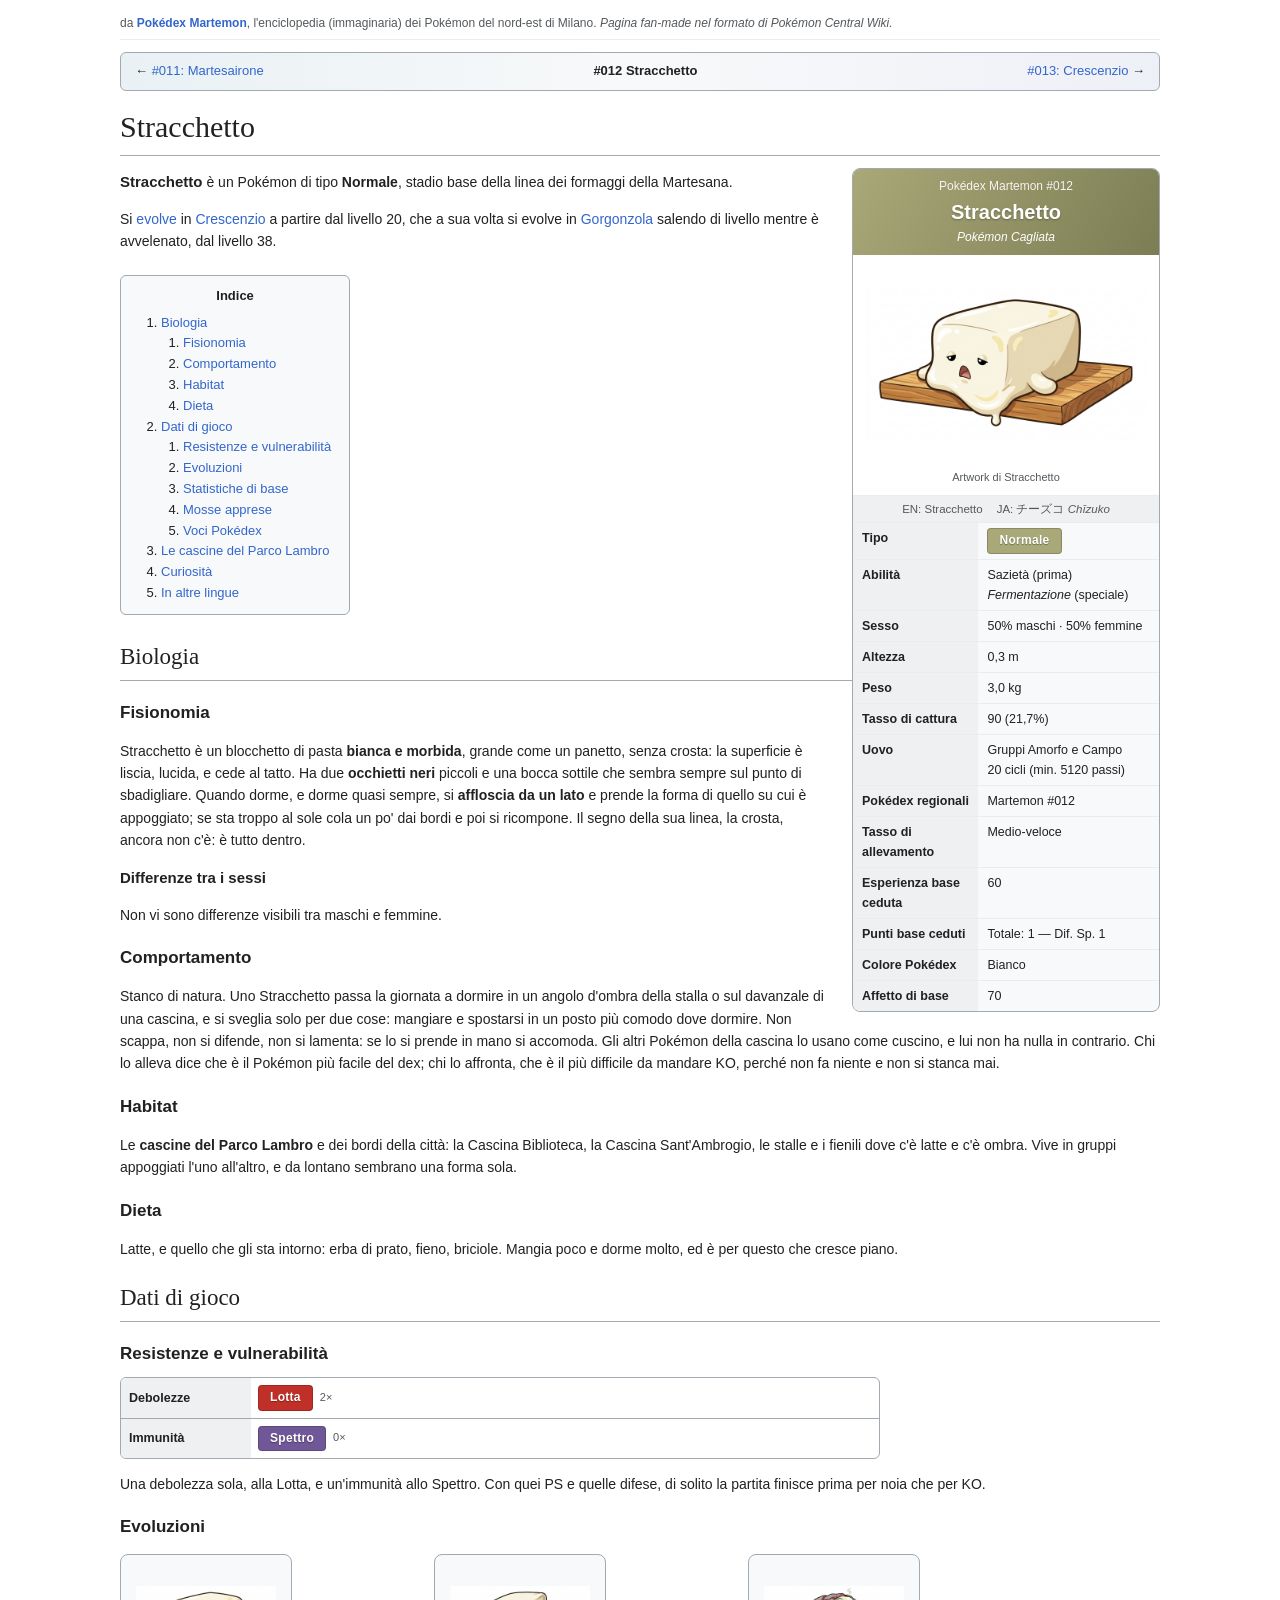
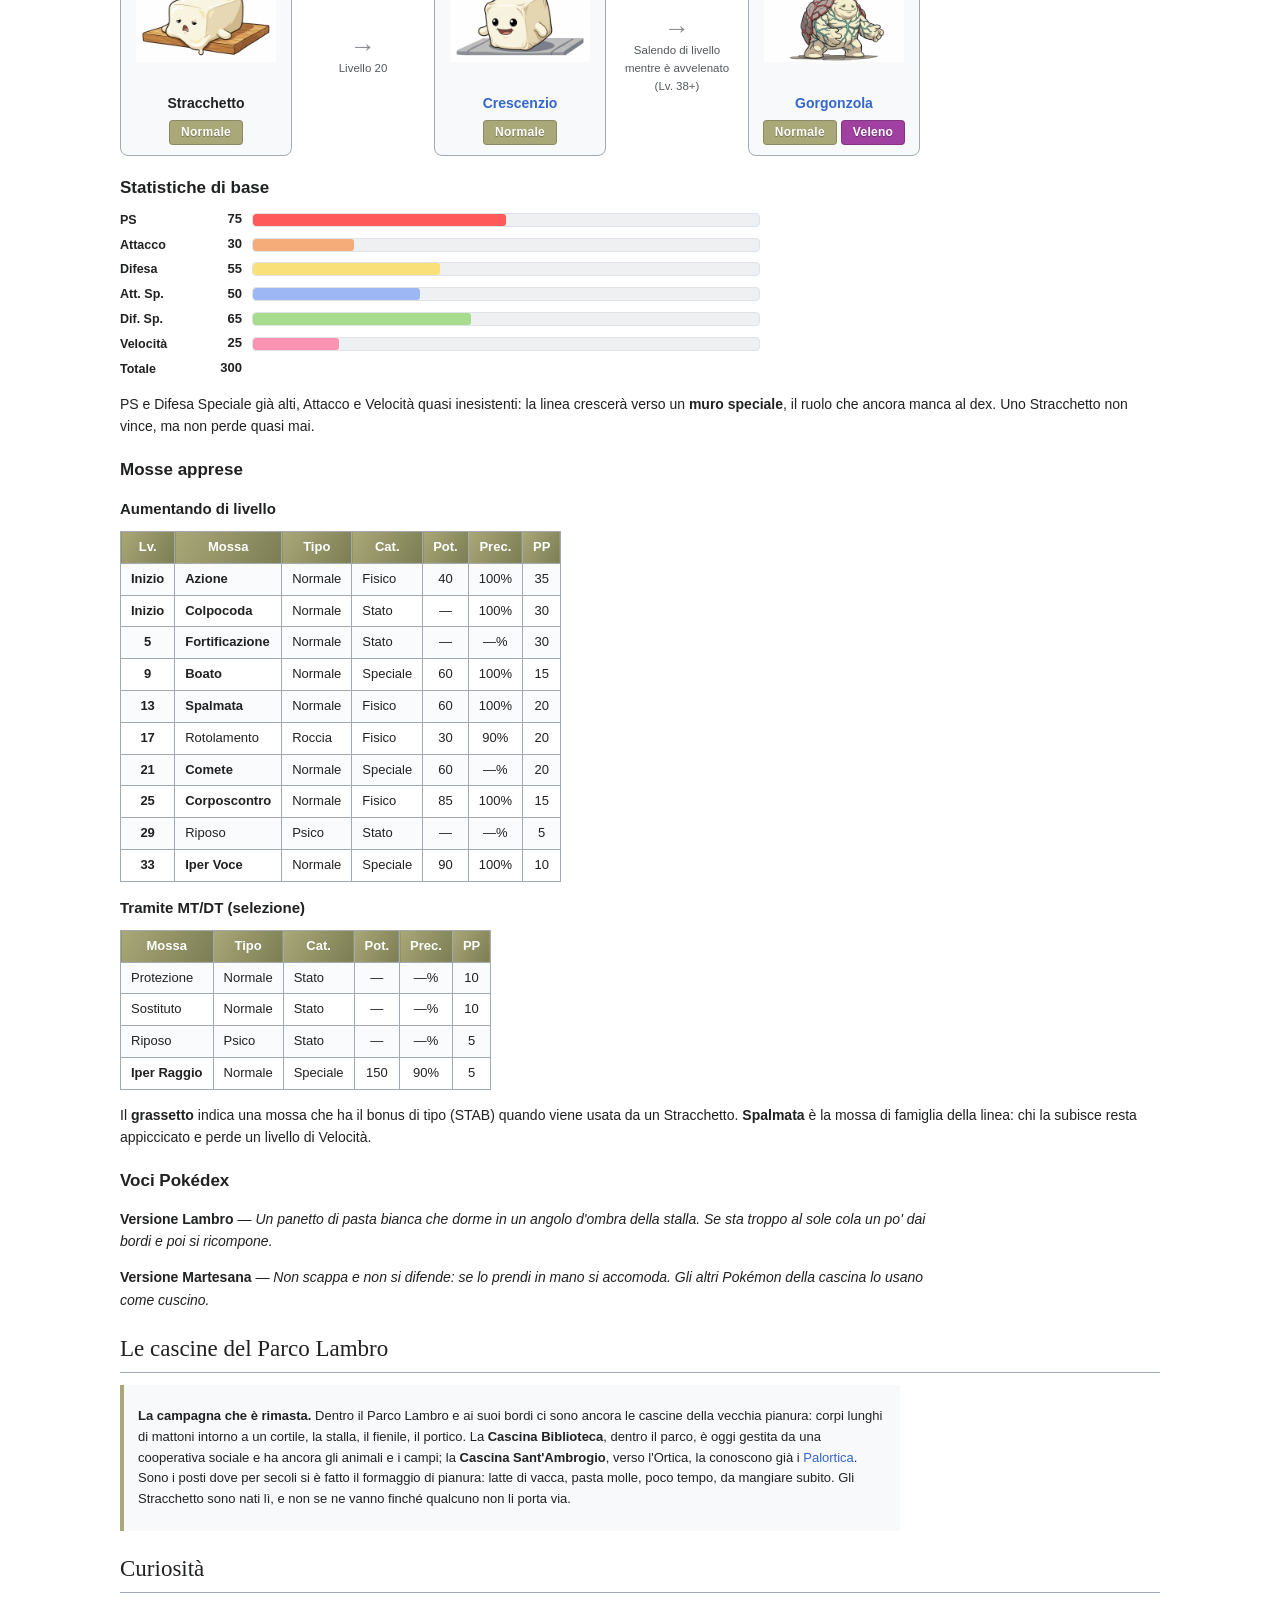
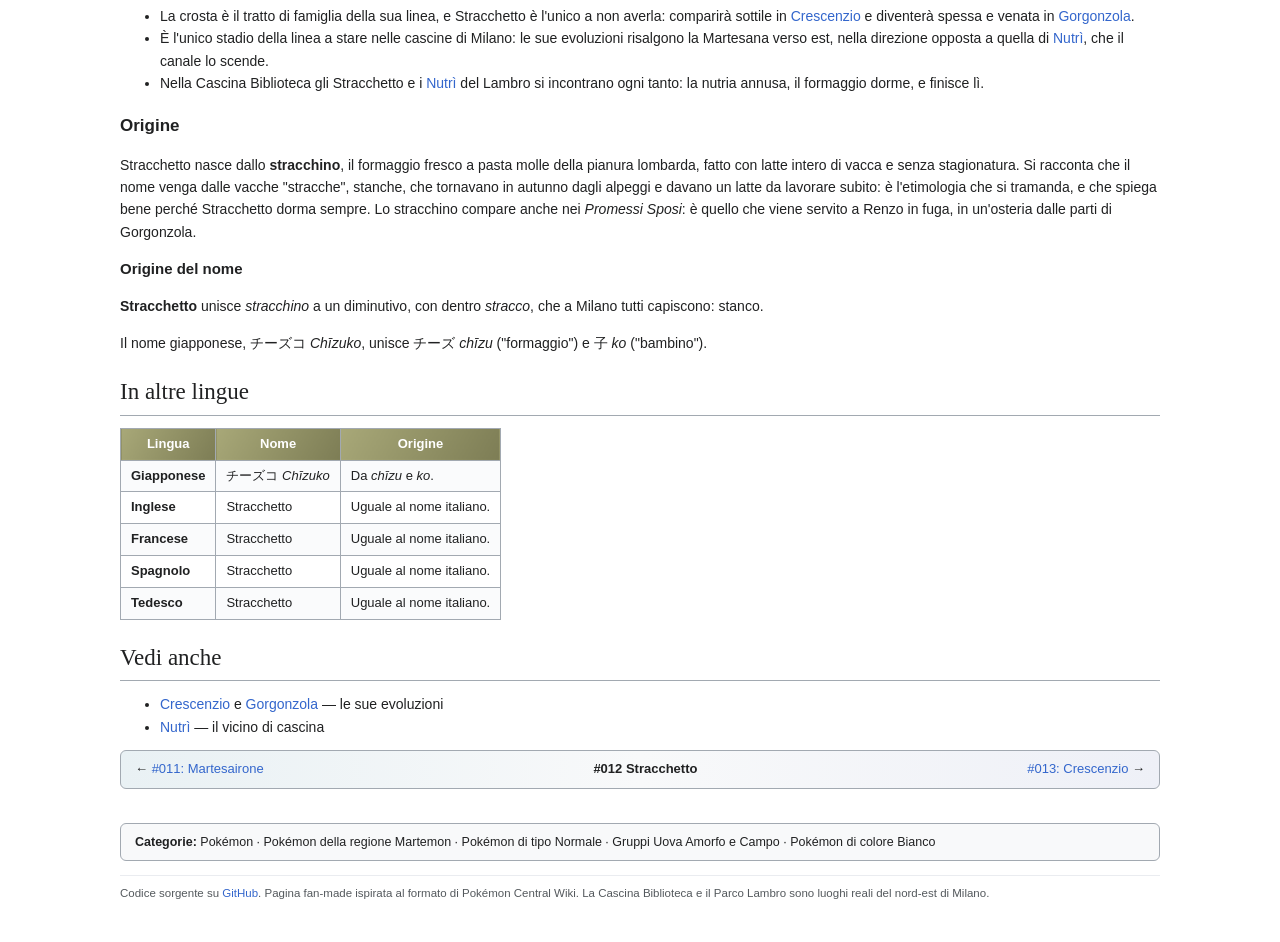
<file: stracchetto.html>
<!DOCTYPE html>
<html lang="it">
<head>
<meta charset="utf-8">
<meta name="viewport" content="width=device-width, initial-scale=1.0">
<title>Stracchetto - Pokédex Martemon</title>
<link rel="stylesheet" href="style.css">
</head>
<body class="normale">
<div class="page">
<div class="sitenotice">da <a href="index.html">Pokédex Martemon</a>, l'enciclopedia (immaginaria) dei Pokémon del nord-est di Milano. <i>Pagina fan-made nel formato di Pokémon Central Wiki.</i></div>
<div class="dexnav"><span>← <a href="martesairone.html">#011: Martesairone</a></span><span class="mid">#012 Stracchetto</span><span><a href="crescenzio.html">#013: Crescenzio</a> →</span></div>

<h1>Stracchetto</h1>
<div class="infobox">
<div class="head"><div class="num">Pokédex Martemon #012</div><div class="name">Stracchetto</div><div class="cat">Pokémon Cagliata</div></div>
<div class="art"><img src="img/stracchetto.png" alt="Artwork di Stracchetto"><div class="capt">Artwork di Stracchetto</div></div>
<div class="lang"><span>EN: Stracchetto</span><span>JA: チーズコ <i>Chīzuko</i></span></div>
<table>
<tr><th>Tipo</th><td><span class="type t-normale">Normale</span></td></tr>
<tr><th>Abilità</th><td>Sazietà (prima)<br><i>Fermentazione</i> (speciale)</td></tr>
<tr><th>Sesso</th><td>50% maschi · 50% femmine</td></tr>
<tr><th>Altezza</th><td>0,3 m</td></tr>
<tr><th>Peso</th><td>3,0 kg</td></tr>
<tr><th>Tasso di cattura</th><td>90 (21,7%)</td></tr>
<tr><th>Uovo</th><td>Gruppi Amorfo e Campo<br>20 cicli (min. 5120 passi)</td></tr>
<tr><th>Pokédex regionali</th><td>Martemon #012</td></tr>
<tr><th>Tasso di allevamento</th><td>Medio-veloce</td></tr>
<tr><th>Esperienza base ceduta</th><td class="num">60</td></tr>
<tr><th>Punti base ceduti</th><td>Totale: 1 — Dif. Sp. 1</td></tr>
<tr><th>Colore Pokédex</th><td>Bianco</td></tr>
<tr><th>Affetto di base</th><td class="num">70</td></tr>
</table>
</div>

<p class="intro"><b class="pkmn">Stracchetto</b> è un Pokémon di tipo <b>Normale</b>, stadio base della linea dei formaggi della Martesana.</p>
<p>Si <a href="#Evoluzioni">evolve</a> in <a href="crescenzio.html">Crescenzio</a> a partire dal livello 20, che a sua volta si evolve in <a href="gorgonzola.html">Gorgonzola</a> salendo di livello mentre è avvelenato, dal livello 38.</p>

<div class="toc"><div class="toctitle">Indice</div>
<ol>
<li><a href="#Biologia">Biologia</a><ol><li><a href="#Fisionomia">Fisionomia</a></li><li><a href="#Comportamento">Comportamento</a></li><li><a href="#Habitat">Habitat</a></li><li><a href="#Dieta">Dieta</a></li></ol></li>
<li><a href="#Dati">Dati di gioco</a><ol><li><a href="#Resistenze">Resistenze e vulnerabilità</a></li><li><a href="#Evoluzioni">Evoluzioni</a></li><li><a href="#Statistiche">Statistiche di base</a></li><li><a href="#Mosse">Mosse apprese</a></li><li><a href="#Voci">Voci Pokédex</a></li></ol></li>
<li><a href="#Cascine">Le cascine del Parco Lambro</a></li>
<li><a href="#Curiosita">Curiosità</a></li>
<li><a href="#Lingue">In altre lingue</a></li>
</ol></div>

<h2 id="Biologia">Biologia</h2>
<h3 id="Fisionomia">Fisionomia</h3>
<p>Stracchetto è un blocchetto di pasta <b>bianca e morbida</b>, grande come un panetto, senza crosta: la superficie è liscia, lucida, e cede al tatto. Ha due <b>occhietti neri</b> piccoli e una bocca sottile che sembra sempre sul punto di sbadigliare. Quando dorme, e dorme quasi sempre, si <b>affloscia da un lato</b> e prende la forma di quello su cui è appoggiato; se sta troppo al sole cola un po' dai bordi e poi si ricompone. Il segno della sua linea, la crosta, ancora non c'è: è tutto dentro.</p>
<h4>Differenze tra i sessi</h4>
<p>Non vi sono differenze visibili tra maschi e femmine.</p>

<h3 id="Comportamento">Comportamento</h3>
<p>Stanco di natura. Uno Stracchetto passa la giornata a dormire in un angolo d'ombra della stalla o sul davanzale di una cascina, e si sveglia solo per due cose: mangiare e spostarsi in un posto più comodo dove dormire. Non scappa, non si difende, non si lamenta: se lo si prende in mano si accomoda. Gli altri Pokémon della cascina lo usano come cuscino, e lui non ha nulla in contrario. Chi lo alleva dice che è il Pokémon più facile del dex; chi lo affronta, che è il più difficile da mandare KO, perché non fa niente e non si stanca mai.</p>

<h3 id="Habitat">Habitat</h3>
<p>Le <b>cascine del Parco Lambro</b> e dei bordi della città: la Cascina Biblioteca, la Cascina Sant'Ambrogio, le stalle e i fienili dove c'è latte e c'è ombra. Vive in gruppi appoggiati l'uno all'altro, e da lontano sembrano una forma sola.</p>

<h3 id="Dieta">Dieta</h3>
<p>Latte, e quello che gli sta intorno: erba di prato, fieno, briciole. Mangia poco e dorme molto, ed è per questo che cresce piano.</p>

<h2 id="Dati">Dati di gioco</h2>
<h3 id="Resistenze">Resistenze e vulnerabilità</h3>
<div class="effbox"><div class="effrow"><div class="efflabel">Debolezze</div><div class="effcells"><span class="type t-lotta">Lotta</span><span class="effx">2×</span></div></div><div class="effrow"><div class="efflabel">Immunità</div><div class="effcells"><span class="type t-spettro">Spettro</span><span class="effx">0×</span></div></div></div>
<p>Una debolezza sola, alla Lotta, e un'immunità allo Spettro. Con quei PS e quelle difese, di solito la partita finisce prima per noia che per KO.</p>

<h3 id="Evoluzioni">Evoluzioni</h3>
<div class="evochain"><div class="evocard"><img src="img/stracchetto.png" alt="Stracchetto"><div class="nm">Stracchetto</div><span class="type t-normale">Normale</span></div><div class="evoarrow"><div class="ar">→</div><div>Livello 20</div></div><div class="evocard"><img src="img/crescenzio.png" alt="Crescenzio"><div class="nm"><a href="crescenzio.html">Crescenzio</a></div><span class="type t-normale">Normale</span></div><div class="evoarrow"><div class="ar">→</div><div>Salendo di livello<br>mentre è avvelenato<br>(Lv. 38+)</div></div><div class="evocard"><img src="img/gorgonzola.png" alt="Gorgonzola"><div class="nm"><a href="gorgonzola.html">Gorgonzola</a></div><span class="type t-normale">Normale</span> <span class="type t-veleno">Veleno</span></div></div>

<h3 id="Statistiche">Statistiche di base</h3>
<div class="statbars"><div class="statrow s-ps"><div class="sn">PS</div><div class="sv">75</div><div class="sb"><i style="width:50%"></i></div></div><div class="statrow s-att"><div class="sn">Attacco</div><div class="sv">30</div><div class="sb"><i style="width:20%"></i></div></div><div class="statrow s-dif"><div class="sn">Difesa</div><div class="sv">55</div><div class="sb"><i style="width:37%"></i></div></div><div class="statrow s-asp"><div class="sn">Att. Sp.</div><div class="sv">50</div><div class="sb"><i style="width:33%"></i></div></div><div class="statrow s-dsp"><div class="sn">Dif. Sp.</div><div class="sv">65</div><div class="sb"><i style="width:43%"></i></div></div><div class="statrow s-vel"><div class="sn">Velocità</div><div class="sv">25</div><div class="sb"><i style="width:17%"></i></div></div><div class="statrow"><div class="sn">Totale</div><div class="sv">300</div><div class="sb" style="visibility:hidden"></div></div></div>
<p>PS e Difesa Speciale già alti, Attacco e Velocità quasi inesistenti: la linea crescerà verso un <b>muro speciale</b>, il ruolo che ancora manca al dex. Uno Stracchetto non vince, ma non perde quasi mai.</p>

<h3 id="Mosse">Mosse apprese</h3>
<h4>Aumentando di livello</h4>
<table class="wtable">
<tr><th>Lv.</th><th>Mossa</th><th>Tipo</th><th>Cat.</th><th>Pot.</th><th>Prec.</th><th>PP</th></tr>
<tr><td class="lvl">Inizio</td><td class="stab">Azione</td><td>Normale</td><td>Fisico</td><td class="num">40</td><td class="num">100%</td><td class="num">35</td></tr>
<tr><td class="lvl">Inizio</td><td class="stab">Colpocoda</td><td>Normale</td><td>Stato</td><td class="num">—</td><td class="num">100%</td><td class="num">30</td></tr>
<tr><td class="lvl">5</td><td class="stab">Fortificazione</td><td>Normale</td><td>Stato</td><td class="num">—</td><td class="num">—%</td><td class="num">30</td></tr>
<tr><td class="lvl">9</td><td class="stab">Boato</td><td>Normale</td><td>Speciale</td><td class="num">60</td><td class="num">100%</td><td class="num">15</td></tr>
<tr><td class="lvl">13</td><td class="stab">Spalmata</td><td>Normale</td><td>Fisico</td><td class="num">60</td><td class="num">100%</td><td class="num">20</td></tr>
<tr><td class="lvl">17</td><td>Rotolamento</td><td>Roccia</td><td>Fisico</td><td class="num">30</td><td class="num">90%</td><td class="num">20</td></tr>
<tr><td class="lvl">21</td><td class="stab">Comete</td><td>Normale</td><td>Speciale</td><td class="num">60</td><td class="num">—%</td><td class="num">20</td></tr>
<tr><td class="lvl">25</td><td class="stab">Corposcontro</td><td>Normale</td><td>Fisico</td><td class="num">85</td><td class="num">100%</td><td class="num">15</td></tr>
<tr><td class="lvl">29</td><td>Riposo</td><td>Psico</td><td>Stato</td><td class="num">—</td><td class="num">—%</td><td class="num">5</td></tr>
<tr><td class="lvl">33</td><td class="stab">Iper Voce</td><td>Normale</td><td>Speciale</td><td class="num">90</td><td class="num">100%</td><td class="num">10</td></tr>
</table>
<h4>Tramite MT/DT (selezione)</h4>
<table class="wtable">
<tr><th>Mossa</th><th>Tipo</th><th>Cat.</th><th>Pot.</th><th>Prec.</th><th>PP</th></tr>
<tr><td>Protezione</td><td>Normale</td><td>Stato</td><td class="num">—</td><td class="num">—%</td><td class="num">10</td></tr>
<tr><td>Sostituto</td><td>Normale</td><td>Stato</td><td class="num">—</td><td class="num">—%</td><td class="num">10</td></tr>
<tr><td>Riposo</td><td>Psico</td><td>Stato</td><td class="num">—</td><td class="num">—%</td><td class="num">5</td></tr>
<tr><td class="stab">Iper Raggio</td><td>Normale</td><td>Speciale</td><td class="num">150</td><td class="num">90%</td><td class="num">5</td></tr>
</table>
<p>Il <b>grassetto</b> indica una mossa che ha il bonus di tipo (STAB) quando viene usata da un Stracchetto. <b>Spalmata</b> è la mossa di famiglia della linea: chi la subisce resta appiccicato e perde un livello di Velocità.</p>

<h3 id="Voci">Voci Pokédex</h3>
<div class="dexentries">
<p><span class="ver">Versione Lambro</span> — <i>Un panetto di pasta bianca che dorme in un angolo d'ombra della stalla. Se sta troppo al sole cola un po' dai bordi e poi si ricompone.</i></p>
<p><span class="ver">Versione Martesana</span> — <i>Non scappa e non si difende: se lo prendi in mano si accomoda. Gli altri Pokémon della cascina lo usano come cuscino.</i></p>
</div>

<h2 id="Cascine">Le cascine del Parco Lambro</h2>
<div class="notabene"><p><b>La campagna che è rimasta.</b> Dentro il Parco Lambro e ai suoi bordi ci sono ancora le cascine della vecchia pianura: corpi lunghi di mattoni intorno a un cortile, la stalla, il fienile, il portico. La <b>Cascina Biblioteca</b>, dentro il parco, è oggi gestita da una cooperativa sociale e ha ancora gli animali e i campi; la <b>Cascina Sant'Ambrogio</b>, verso l'Ortica, la conoscono già i <a href="palortica.html">Palortica</a>. Sono i posti dove per secoli si è fatto il formaggio di pianura: latte di vacca, pasta molle, poco tempo, da mangiare subito. Gli Stracchetto sono nati lì, e non se ne vanno finché qualcuno non li porta via.</p></div>

<h2 id="Curiosita">Curiosità</h2>
<ul>
<li>La crosta è il tratto di famiglia della sua linea, e Stracchetto è l'unico a non averla: comparirà sottile in <a href="crescenzio.html">Crescenzio</a> e diventerà spessa e venata in <a href="gorgonzola.html">Gorgonzola</a>.</li>
<li>È l'unico stadio della linea a stare nelle cascine di Milano: le sue evoluzioni risalgono la Martesana verso est, nella direzione opposta a quella di <a href="nutri.html">Nutrì</a>, che il canale lo scende.</li>
<li>Nella Cascina Biblioteca gli Stracchetto e i <a href="nutri.html">Nutrì</a> del Lambro si incontrano ogni tanto: la nutria annusa, il formaggio dorme, e finisce lì.</li>
</ul>
<h3>Origine</h3>
<p>Stracchetto nasce dallo <b>stracchino</b>, il formaggio fresco a pasta molle della pianura lombarda, fatto con latte intero di vacca e senza stagionatura. Si racconta che il nome venga dalle vacche "stracche", stanche, che tornavano in autunno dagli alpeggi e davano un latte da lavorare subito: è l'etimologia che si tramanda, e che spiega bene perché Stracchetto dorma sempre. Lo stracchino compare anche nei <i>Promessi Sposi</i>: è quello che viene servito a Renzo in fuga, in un'osteria dalle parti di Gorgonzola.</p>
<h4>Origine del nome</h4>
<p><b>Stracchetto</b> unisce <i>stracchino</i> a un diminutivo, con dentro <i>stracco</i>, che a Milano tutti capiscono: stanco.</p>
<p>Il nome giapponese, チーズコ <i>Chīzuko</i>, unisce チーズ <i>chīzu</i> ("formaggio") e 子 <i>ko</i> ("bambino").</p>

<h2 id="Lingue">In altre lingue</h2>
<table class="wtable">
<tr><th>Lingua</th><th>Nome</th><th>Origine</th></tr>
<tr><td class="stab">Giapponese</td><td>チーズコ <i>Chīzuko</i></td><td>Da <i>chīzu</i> e <i>ko</i>.</td></tr>
<tr><td class="stab">Inglese</td><td>Stracchetto</td><td>Uguale al nome italiano.</td></tr>
<tr><td class="stab">Francese</td><td>Stracchetto</td><td>Uguale al nome italiano.</td></tr>
<tr><td class="stab">Spagnolo</td><td>Stracchetto</td><td>Uguale al nome italiano.</td></tr>
<tr><td class="stab">Tedesco</td><td>Stracchetto</td><td>Uguale al nome italiano.</td></tr>
</table>

<h2>Vedi anche</h2>
<ul>
<li><a href="crescenzio.html">Crescenzio</a> e <a href="gorgonzola.html">Gorgonzola</a> — le sue evoluzioni</li>
<li><a href="nutri.html">Nutrì</a> — il vicino di cascina</li>
</ul>

<div class="dexnav"><span>← <a href="martesairone.html">#011: Martesairone</a></span><span class="mid">#012 Stracchetto</span><span><a href="crescenzio.html">#013: Crescenzio</a> →</span></div>
<div class="cats"><b>Categorie:</b> Pokémon · Pokémon della regione Martemon · Pokémon di tipo Normale · Gruppi Uova Amorfo e Campo · Pokémon di colore Bianco</div>
<div class="footer">Codice sorgente su <a href="https://github.com/JacopoCiccoianni/Martemon">GitHub</a>. Pagina fan-made ispirata al formato di Pokémon Central Wiki. La Cascina Biblioteca e il Parco Lambro sono luoghi reali del nord-est di Milano.</div>
</div>
</body>
</html>
</file>
<file: style.css>
:root{
  --border:#a2a9b1; --panel:#f8f9fa; --text:#202122; --link:#3366cc; --red:#ba0000;
  --roccia:#B8A038; --normale:#A8A878; --veleno:#A040A0; --erba:#78C850;
  --terra:#E0C068; --acqua:#6890F0; --lotta:#C03028; --acciaio:#B8B8D0;
  --fuoco:#F08030; --volante:#A890F0; --psico:#F85888; --spettro:#705898;
  --buio:#705848; --drago:#7038F8; --elettro:#F8D030; --folletto:#EE99AC;
  --ghiaccio:#98D8D8; --coleot:#A8B820;
  --accent1:#2f7f93; --accent2:#6890F0;
}
body.acqua{--accent1:#6890F0;--accent2:#38a0d8}
body.acqua-terra{--accent1:#6890F0;--accent2:#c9a44a}
body.erba{--accent1:#78C850;--accent2:#3f8a3a}
body.erba-veleno{--accent1:#78C850;--accent2:#A040A0}
body.fuoco{--accent1:#F08030;--accent2:#c23a1e}
body.fuoco-acciaio{--accent1:#F08030;--accent2:#8f8fb0}
body.volante{--accent1:#A890F0;--accent2:#6f66b3}
body.volante-acqua{--accent1:#A890F0;--accent2:#6890F0}
body.normale{--accent1:#A8A878;--accent2:#7d7d55}
body.normale-veleno{--accent1:#A8A878;--accent2:#A040A0}
*{box-sizing:border-box}
body{margin:0;background:#fff;color:var(--text);font:14px/1.6 "Segoe UI","Helvetica Neue",Arial,sans-serif}
.page{max-width:1080px;margin:0 auto;padding:14px 20px 40px}
a{color:var(--link);text-decoration:none}
a:hover{text-decoration:underline}
h1,h2{font-family:"Linux Libertine",Georgia,"Times New Roman",serif;font-weight:400;border-bottom:1px solid var(--border);padding-bottom:4px;margin:20px 0 12px}
h1{font-size:30px;margin-top:6px}
h2{font-size:23px}
h3{font-size:17px;margin:18px 0 8px}
h4{font-size:15px;margin:14px 0 6px}
ul{margin:6px 0}
.sitenotice{font-size:12px;color:#54595d;border-bottom:1px solid #eaecf0;padding-bottom:6px}
.sitenotice a{font-weight:700}
.dexnav{display:flex;justify-content:space-between;align-items:center;background:linear-gradient(90deg,#e9f1f4,#f8f9fa,#eef0f7);border:1px solid var(--border);border-radius:6px;padding:8px 14px;margin:12px 0;font-size:13px}
.dexnav .mid{font-weight:700}
.type{display:inline-block;padding:2px 11px;border-radius:4px;color:#fff;font-weight:600;font-size:12px;letter-spacing:.3px;text-shadow:0 1px 1px rgba(0,0,0,.35);border:1px solid rgba(0,0,0,.18)}
.t-roccia{background:var(--roccia)} .t-normale{background:var(--normale)} .t-veleno{background:var(--veleno)}
.t-erba{background:var(--erba)} .t-terra{background:var(--terra);color:#5b4a12;text-shadow:none} .t-acqua{background:var(--acqua)}
.t-lotta{background:var(--lotta)} .t-acciaio{background:var(--acciaio);color:#43436b;text-shadow:none} .t-fuoco{background:var(--fuoco)}
.t-volante{background:var(--volante)} .t-psico{background:var(--psico)} .t-spettro{background:var(--spettro)}
.t-buio{background:var(--buio)} .t-drago{background:var(--drago)} .t-elettro{background:var(--elettro);color:#6b5a10;text-shadow:none}
.t-folletto{background:var(--folletto);color:#7c3350;text-shadow:none} .t-ghiaccio{background:var(--ghiaccio);color:#2a6a6a;text-shadow:none} .t-coleot{background:var(--coleot)}
.infobox{float:right;width:308px;margin:0 0 16px 22px;border:1px solid var(--border);background:var(--panel);border-radius:8px;overflow:hidden;font-size:12.5px}
.infobox .head{background:linear-gradient(120deg,var(--accent1),var(--accent2));color:#fff;text-align:center;padding:8px 10px}
.infobox .head .num{font-size:12px;opacity:.9}
.infobox .head .name{font-size:20px;font-weight:700;text-shadow:0 1px 2px rgba(0,0,0,.3)}
.infobox .head .cat{font-size:12px;font-style:italic}
.infobox .art{background:#fff;padding:8px;text-align:center;border-bottom:1px solid #eaecf0}
.infobox .art img{width:280px;height:200px;object-fit:contain}
.infobox .art .capt{font-size:11px;color:#54595d}
.infobox table{width:100%;border-collapse:collapse}
.infobox th{background:#eef0f2;text-align:left;padding:5px 9px;width:41%;font-weight:600;vertical-align:top;border-top:1px solid #eaecf0}
.infobox td{padding:5px 9px;border-top:1px solid #eaecf0;vertical-align:top}
.infobox .lang{display:flex;justify-content:center;gap:14px;background:#eef0f2;padding:4px;font-size:11.5px;color:#54595d}
.toc{display:inline-block;border:1px solid var(--border);background:var(--panel);padding:10px 18px;border-radius:6px;font-size:13px;margin:8px 0 4px}
.toc .toctitle{font-weight:700;text-align:center}
.toc ol{margin:6px 0 0;padding-left:22px}
.toc ol ol{margin:0}
.intro b.pkmn{font-size:15px}
.wtable{border-collapse:collapse;margin:10px 0;font-size:13px}
.wtable th,.wtable td{border:1px solid var(--border);padding:5px 10px}
.wtable th{background:linear-gradient(120deg,var(--accent1),var(--accent2));color:#fff}
.wtable td{background:#fff}
.wtable tr:nth-child(even) td{background:#fafbfc}
.wtable .lvl{text-align:center;font-weight:600}
.wtable .num{text-align:center}
.stab{font-weight:700}
.effbox{border:1px solid var(--border);border-radius:6px;overflow:hidden;margin:10px 0;max-width:760px}
.effrow{display:flex;border-top:1px solid var(--border)}
.effrow:first-child{border-top:none}
.efflabel{width:130px;flex:0 0 130px;background:#eef0f2;padding:8px;font-weight:600;display:flex;align-items:center;font-size:12.5px}
.effcells{padding:7px;display:flex;flex-wrap:wrap;gap:5px;align-items:center;background:#fff}
.effx{font-size:11px;color:#54595d;margin-left:2px}
.evochain{display:flex;align-items:stretch;gap:6px;flex-wrap:wrap;margin:14px 0}
.evocard{border:1px solid var(--border);border-radius:8px;background:var(--panel);padding:10px 12px;text-align:center;width:172px}
.evocard img{width:140px;height:118px;object-fit:contain}
.evocard .nm{font-weight:700;margin:2px 0 6px}
.evoarrow{display:flex;flex-direction:column;justify-content:center;align-items:center;text-align:center;font-size:11.5px;color:#54595d;width:130px;padding:0 4px}
.evoarrow .ar{font-size:26px;color:#8b8f94;line-height:1}
.statbars{max-width:640px}
.statrow{display:flex;align-items:center;gap:10px;margin:4px 0}
.statrow .sn{width:78px;flex:0 0 78px;font-weight:600;font-size:12.5px}
.statrow .sv{width:34px;flex:0 0 34px;text-align:right;font-weight:700;font-size:13px}
.statrow .sb{flex:1;background:#eef0f2;border:1px solid #dfe3e8;border-radius:4px;height:14px;overflow:hidden}
.statrow .sb i{display:block;height:100%;border-radius:3px}
.s-ps i{background:#FF5959}.s-att i{background:#F5AC78}.s-dif i{background:#FAE078}
.s-asp i{background:#9DB7F5}.s-dsp i{background:#A7DB8D}.s-vel i{background:#FA92B2}
.dexentries{max-width:820px}
.dexentries .ver{font-weight:700}
.notabene{border-left:4px solid var(--accent1);background:var(--panel);padding:8px 14px;margin:10px 0;max-width:780px;font-size:13px}
.itembox{border:1px solid #7fb1d8;background:#f0f7fc;border-radius:8px;padding:12px 16px;margin:14px 0;max-width:760px}
.cats{border:1px solid var(--border);background:var(--panel);border-radius:6px;padding:8px 14px;margin-top:34px;font-size:12.5px}
.footer{font-size:11.5px;color:#54595d;margin-top:14px;border-top:1px solid #eaecf0;padding-top:8px}
/* index */
.banner{background:linear-gradient(120deg,var(--accent1),var(--accent2));color:#fff;border-radius:8px;padding:22px 26px;margin:14px 0 6px}
.banner .big{font-family:"Linux Libertine",Georgia,serif;font-size:34px;font-weight:700;text-shadow:0 1px 2px rgba(0,0,0,.3)}
.banner .sub{font-size:14px;opacity:.95;margin-top:4px}
.notice{border:1px solid var(--border);border-left:5px solid var(--accent1);background:var(--panel);border-radius:4px;padding:10px 14px;font-size:13px;margin:14px 0}
.cards{display:grid;grid-template-columns:repeat(auto-fill,minmax(235px,1fr));gap:14px;margin:16px 0}
.card{border:1px solid var(--border);border-radius:8px;background:var(--panel);overflow:hidden;display:flex;flex-direction:column}
.card .head{background:linear-gradient(120deg,var(--accent1),var(--accent2));color:#fff;padding:8px 12px}
.card .head .num{font-size:11px;opacity:.9}
.card .head .nm{font-size:19px;font-weight:700;text-shadow:0 1px 2px rgba(0,0,0,.3)}
.card .head .cat{font-size:11.5px;font-style:italic}
.card .art{background:#fff;text-align:center;padding:6px;border-bottom:1px solid #eaecf0}
.card .art img{width:100%;height:130px;object-fit:contain}
.card .body{padding:10px 12px;font-size:13px;flex:1}
.card .types{margin:4px 0 8px;display:flex;gap:5px}
.card .go{display:block;text-align:center;border-top:1px solid #eaecf0;background:#fff;padding:7px;font-weight:600}
.wtable.full{width:100%;max-width:760px}
.gap{color:#72777d;font-style:italic}
@media (max-width:760px){
  .infobox{float:none;width:100%;margin:12px 0}
  .efflabel{width:96px;flex-basis:96px}
  .evoarrow{width:100%}
}
@media (prefers-reduced-motion: no-preference){
  .evocard:hover{box-shadow:0 2px 8px rgba(0,0,0,.12);transition:box-shadow .2s}
}
</file>
